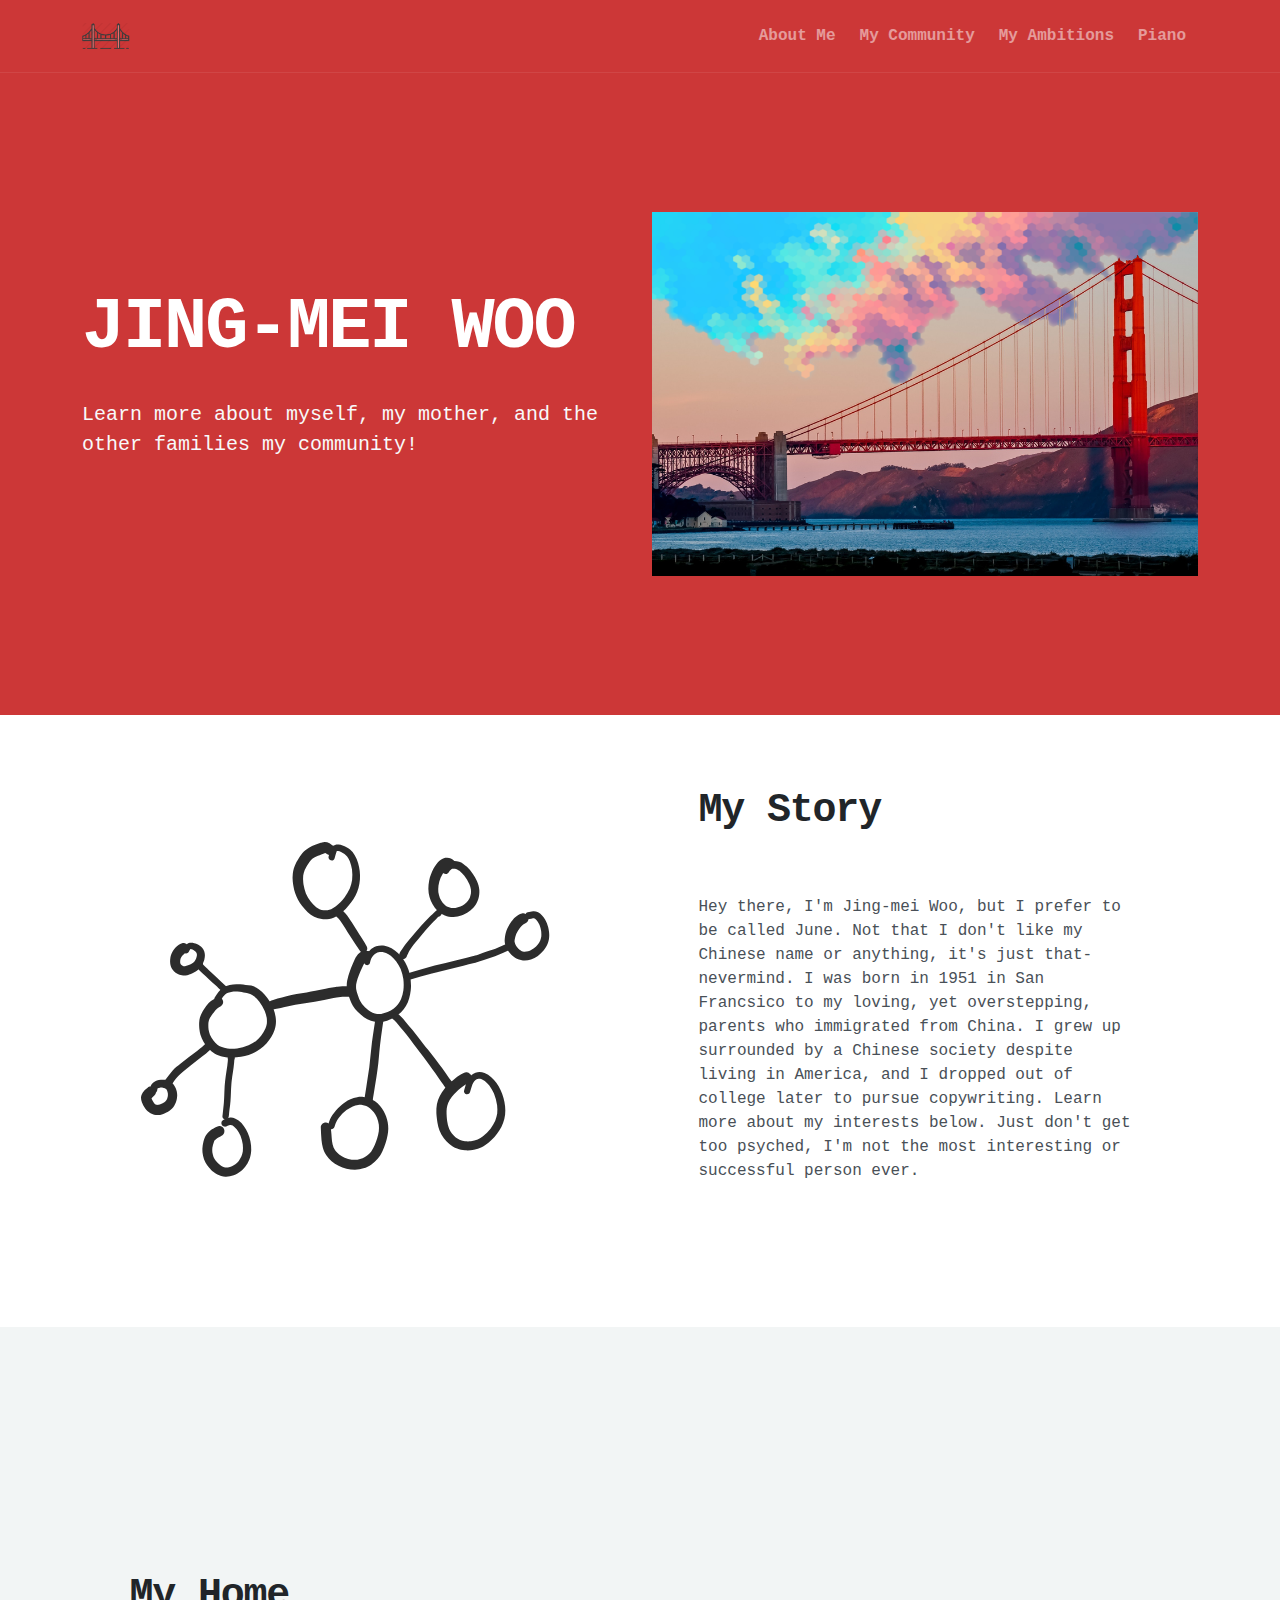
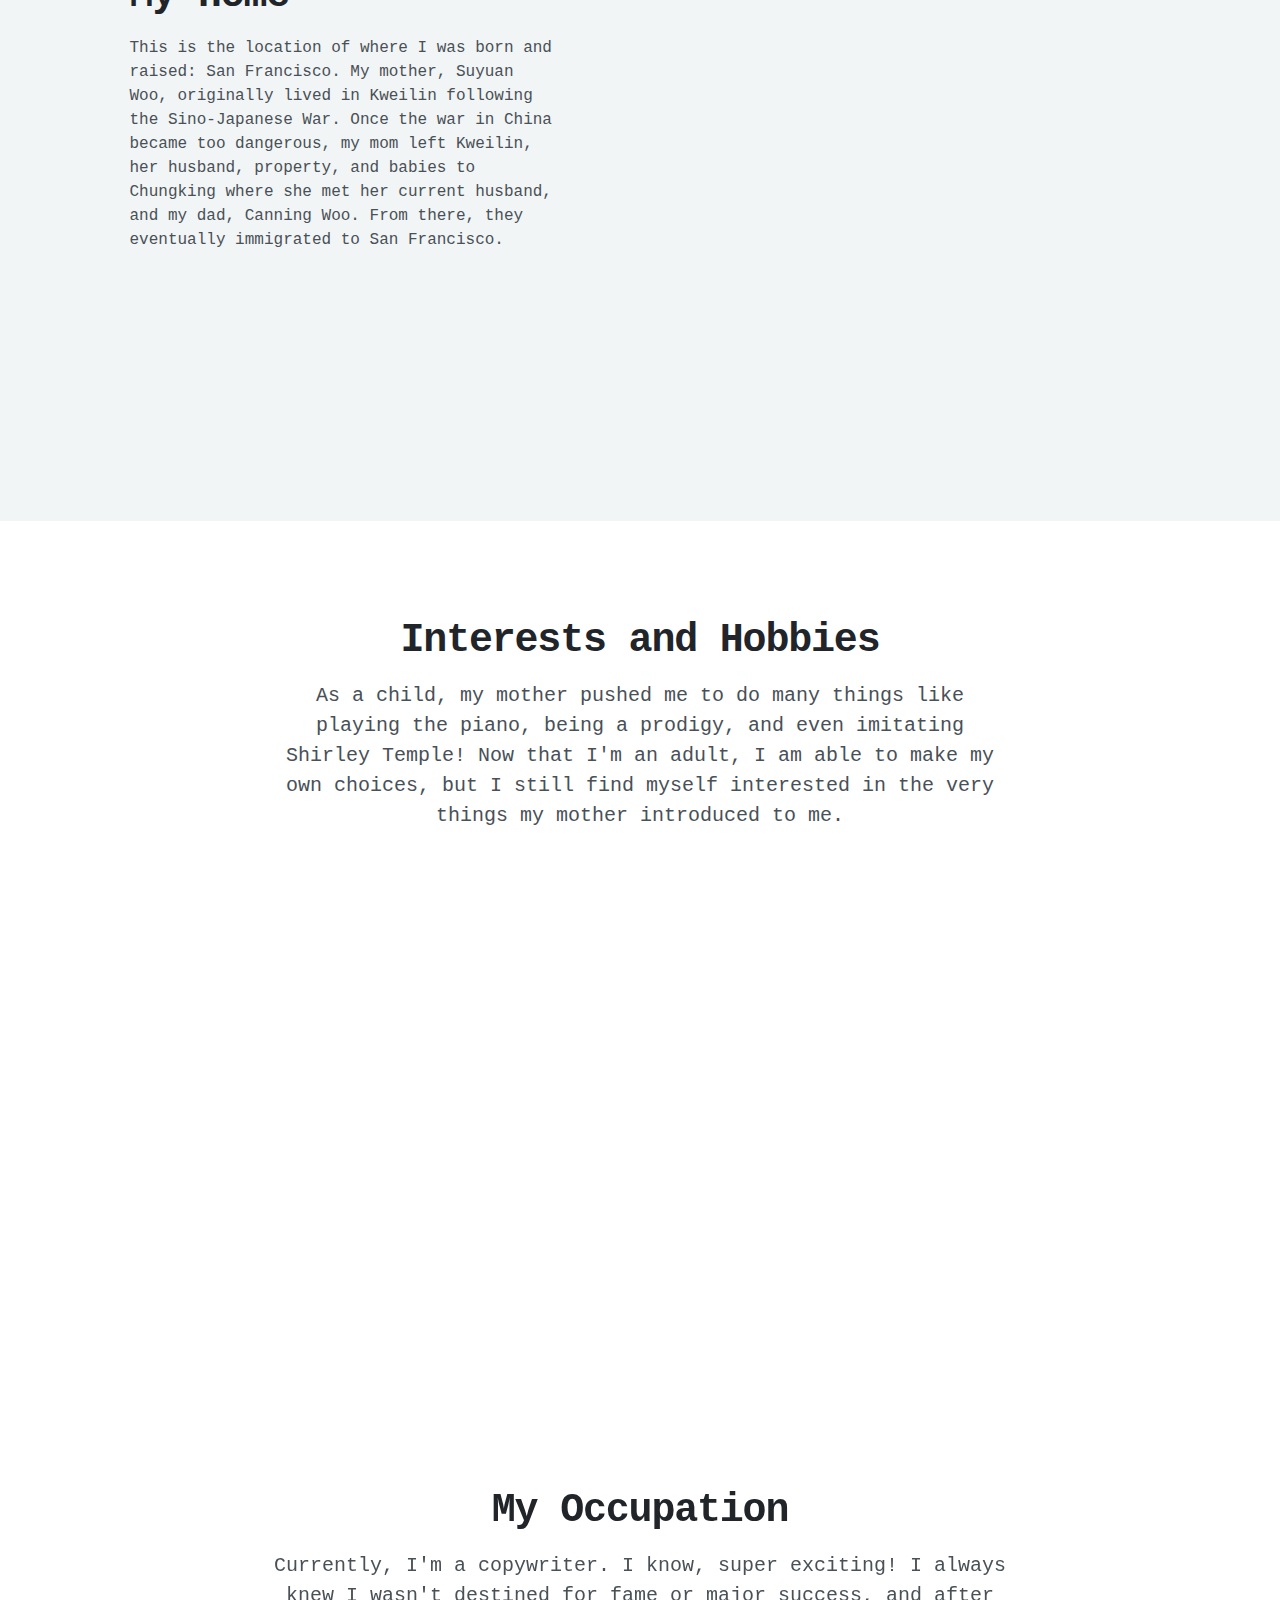
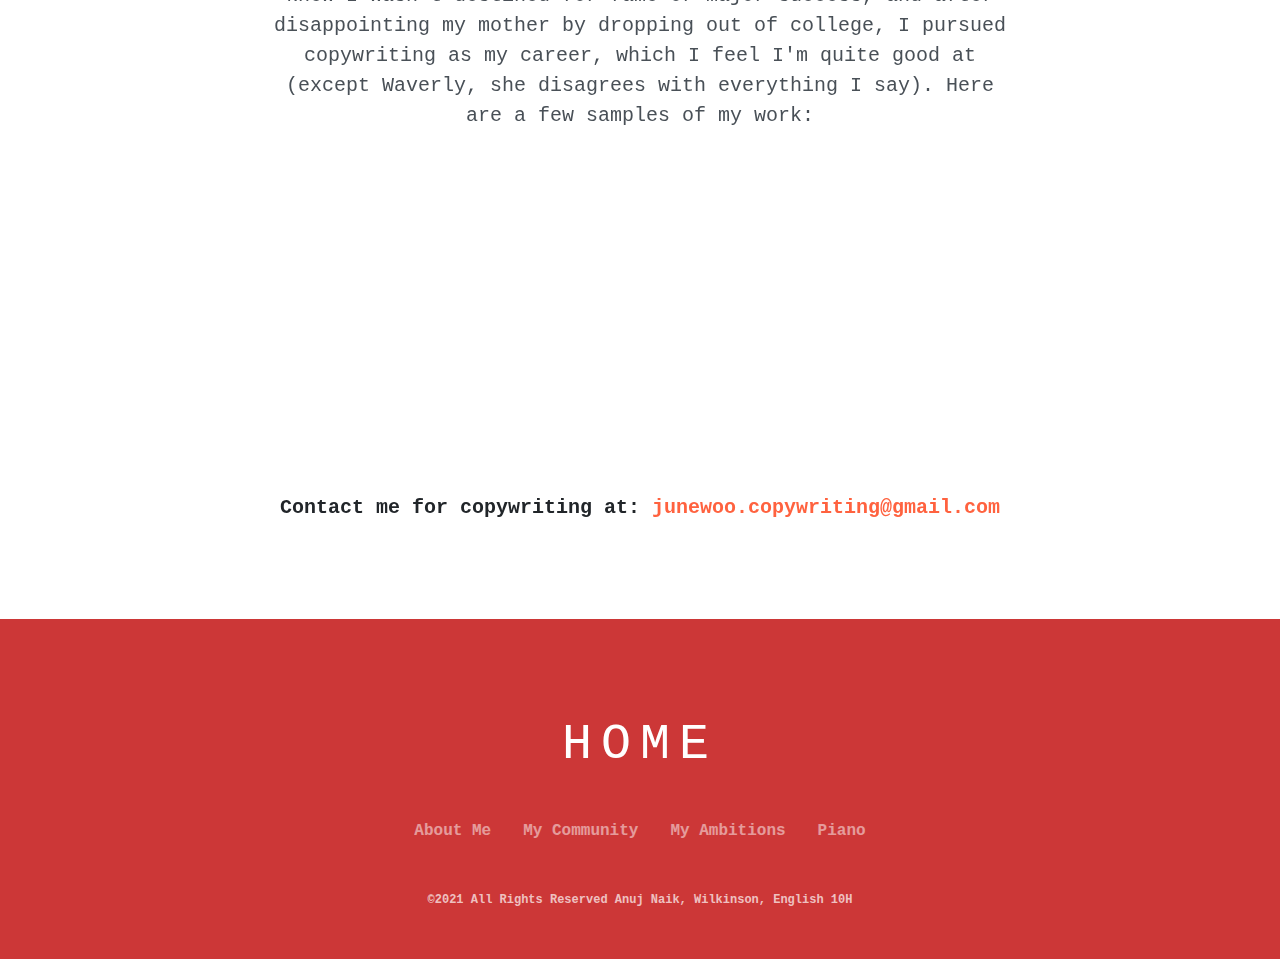
<file: English Website/pages/index.html>
<!doctype html>
<html lang="en">

  <head>
    <meta charset="utf-8">
    <title>The Joy Luck Club</title>
    <link rel = "icon" href = "assets/img/GoldenGateBridgeIcon.png" type = "image/x-icon">
    <meta name="viewport" content="width=device-width, initial-scale=1.0">
    <meta name="description" content="Anuj Naik IRP about The Joy Luck Club">
    <link href="assets/css/loaders/loader-typing.css" rel="stylesheet" type="text/css" media="all" />
    <link href="assets/css/theme-saas-trend.css" rel="stylesheet" type="text/css" media="all" />
    <link href="assets/css/custom.css" rel="stylesheet" type="text/css" media="all" />
    <link rel="preload" as="font" href="assets/fonts/Inter-UI-upright.var.woff2" type="font/woff2" crossorigin="anonymous">
    <link rel="preload" as="font" href="assets/fonts/Inter-UI.var.woff2" type="font/woff2" crossorigin="anonymous">
  </head>
  
  <body>
    <div class="loader">
      <div class="loading-animation"></div>
    </div>

    <div class="navbar-container bg-primary">
      <nav class="navbar navbar-expand-lg navbar-dark bg-primary" data-sticky="top">
        <div class="container">
          <a class="navbar-brand fade-page" href="index.html">
            <img src="assets/img/GoldenGateBridgeIcon.png" class="customIcon" alt="Leap"></img>
          </a>
          <button class="navbar-toggler" type="button" data-toggle="collapse" data-target=".navbar-collapse" aria-expanded="false" aria-label="Toggle navigation">
            <img class="icon navbar-toggler-open" src="assets/img/icons/interface/menu.svg" alt="menu interface icon" data-inject-svg />
            <img class="icon navbar-toggler-close" src="assets/img/icons/interface/cross.svg" alt="cross interface icon" data-inject-svg />
          </button>
          <div class="collapse navbar-collapse justify-content-end">
            <div class="py-2 py-lg-0">
              <ul class="navbar-nav">
                  <a href="index.html" class="nav-link" aria-expanded="false" aria-haspopup="true">About Me</a>
                  <a href="community.html" class="nav-link" data-toggle="dropdown-grid" aria-expanded="false" aria-haspopup="true">My Community</a>
                  <a href="ambitions.html" class="nav-link" aria-expanded="false" aria-haspopup="true">My Ambitions</a>
                  <a href="piano.html" class="nav-link" aria-expanded="false" aria-haspopup="true">Piano</a>
          </div>
        </div>
      </nav>
    </div>

    <section class="bg-primary text-light o-hidden">
      <div class="container">
        <div class="row align-items-center min-vh-50">
          <div class="col-lg-6 text-center text-lg-left mb-4 mb-lg-0">
            <h1 class="display-3">Jing-mei Woo</h1>
            <div class="my-4">
              <p class="lead">Learn more about myself, my mother, and the other families my community!
              </p>
            </div>
          </div>
          <div class="col-lg-6 text-center" data-aos="fade-left">
            <img src="assets/img/GoldenGateBridge.png" alt="Image" class="GoldenGate">
          </div>
        </div>
      </div>
    </section>

    <section class="pt-0">
      <div class="container">
        <div class="row justify-content-center text-center mb-6">
          <div class="col-xl-8 col-lg-9">
          </div>
        </div>
      <div class="container">
        <div class="row justify-content-around align-items-center">
          <div class="col-6 col-md-5 mb-4 mb-md-0">
            <img src="assets/img/saas-sketch-6.svg" alt="Image">
          </div>
          <div class="col-xl-5 col-md-6">
            <h3 class="h1">My Story</h3>
            <div class="mt-4 mb-3">
              <div class="pb-3 mb-3">
                <div class="collapse show" id="panel-3">
                  <div class="pt-3">
                    <p class="mb-0">
                      Hey there, I'm Jing-mei Woo, but I prefer to be called June. Not that I don't like my Chinese name or anything, it's just that- nevermind. I was born in 1951 in San Francsico to my loving, yet overstepping, parents who immigrated from China. I grew up surrounded by a Chinese society despite living in America, and I dropped out of college later to pursue copywriting. Learn more about my interests below. Just don't get too psyched, I'm not the most interesting or successful person ever.
                    </p>
                  </div>
                </div>
              </div>
            </div>
          </div>
        </div>
      </div>
    </section>

    <section class="bg-primary-2-alt o-hidden">
      <div class="container">
        <div class="row align-items-center justify-content-around">
          <div class="col-md-5 pr-xl-4 mb-4 mb-md-0">
            <h3 class="h1">My Home</h3>
            <div class="mb-3">This is the location of where I was born and raised: San Francisco. My mother, Suyuan Woo, originally lived in Kweilin following the Sino-Japanese War. Once the war in China became too dangerous, my mom left Kweilin, her husband, property, and babies to Chungking where she met her current husband, and my dad, Canning Woo. From there, they eventually immigrated to San Francisco.</div>
          </div>
          <div class="col-xl-5 col-md-6" data-aos="fade-left">
            <img src="assets/img/SFCity.jpeg" alt="Image" class="card-img-top rounded shadow-lg layer-1">
            <img src="assets/img/KweilinCity.jpeg" alt="Image" class="card-img-top rounded shadow-lg layer-1">
          </div>
        </div>
      </div>
    </section>

    <section>
      <div class="container">
        <div class="row justify-content-center text-center mb-6">
          <div class="col-xl-8 col-lg-9">
            <h3 class="h1">Interests and Hobbies</h3>
            <p class="lead">
              As a child, my mother pushed me to do many things like playing the piano, being a prodigy, and even imitating Shirley Temple! Now that I'm an adult, I am able to make my own choices, but I still find myself interested in the very things my mother introduced to me.
            </p>
          </div>
        </div>
        <div class="row"><div class="col-md-6 col-lg-3 d-flex" data-aos="fade-up" data-aos-delay="100">
            <a href="https://www.mahjong-game.com/" target="_blank" class="card card-icon-2 card-body justify-content-between hover-shadow-3d">
              <div class="icon-round mb-3 mb-md-4 icon bg-primary">
                <img class="icon bg-primary" src="assets/img/icons/theme/layout/layout-grid.svg" alt="icon" data-inject-svg />
              </div>
              <h5 class="mb-0">Mahjong</h5>
            </a>
          </div><div class="col-md-6 col-lg-3 d-flex" data-aos="fade-up" data-aos-delay="200">
            <a href="https://redhousespice.com/index/" target="_blank" class="card card-icon-2 card-body justify-content-between hover-shadow-3d bg-primary text-light">
              <div class="icon-round mb-3 mb-md-4 icon bg-white">
                <img class="icon bg-white" src="assets/img/icons/theme/cooking/bowl.svg" alt="icon" data-inject-svg />
              </div>
              <h5 class="mb-0">Chinese Cooking</h5>
            </a>
          </div>
          <div class="col-md-6 col-lg-3 d-flex" data-aos="fade-up" data-aos-delay="300">
            <a href="https://www.pianote.com/blog/how-to-play-piano/" target="_blank" class="card card-icon-2 card-body justify-content-between hover-shadow-3d bg-primary-2 text-light">
              <div class="icon-round mb-3 mb-md-4 icon bg-white">
                <img class="icon bg-white" src="assets/img/icons/theme/media/music-note.svg" alt="icon" data-inject-svg />
              </div>
              <h5 class="mb-0">Piano</h5>
            </a>
          </div>
          <div class="col-md-6 col-lg-3 d-flex" data-aos="fade-up" data-aos-delay="400">
            <a href="https://www.gutenberg.org/" target="_blank" class="card card-icon-2 card-body justify-content-between hover-shadow-3d bg-primary-3 text-light">
              <div class="icon-round mb-3 mb-md-4 icon bg-white">
                <img class="icon bg-white" src="assets/img/icons/theme/home/book-open.svg" alt="icon" data-inject-svg />
              </div>
              <h5 class="mb-0">Reading</h5>
            </a>
          </div>
        </div>
      </div>
    </section>

    <section>
      <div class="container">
        <div class="row justify-content-center text-center mb-6">
          <div class="col-xl-8 col-lg-9">
            <h3 class="h1">My Occupation</h3>
            <p class="lead">
              Currently, I'm a copywriter. I know, super exciting! I always knew I wasn't destined for fame or major success, and after disappointing my mother by dropping out of college, I pursued copywriting as my career, which I feel I'm quite good at (except Waverly, she disagrees with everything I say). Here are a few samples of my work:
            </p>
          </div>
        </div>
        <!-- justify-content: center; -->
        <div class="row text-center" style="flex-grow: 100; display: flex; justify-content: center; flex-direction: row">
          <div class="col-md-6 col-lg-3 mb-4 mb-lg-0" data-aos="fade-up" data-aos-delay="100" style="float: left;">
            <h5>Shoe Store</h5>
            <p class="px-xl-4">Three benefits, three needs, three reasons to buy.</p>
          </div>
          <div class="col-md-6 col-lg-3 mb-4 mb-lg-0" data-aos="fade-up" data-aos-delay="300">
            <h5>Tax Firm</h5>
            <p class="px-xl-4">Satisfaction guaranteed for today and tomorrow's tax needs.</p>
          </div>
          <div class="col-md-6 col-lg-3 mb-4 mb-lg-0" data-aos="fade-up" data-aos-delay="400" style="float: right;">
            <h5>Sports Warehouse</h5>
            <p class="px-xl-4">Don't wait, supplies are limited, so buy now!</p>
          </div>
        </div>
      </div>
    </section>

    <section class="pt-0 pb-4">
      <div class="container text-center">
        <div class="row mb-5">
          <div class="col">
            <h5>Contact me for copywriting at: <a href="mailto:junewoo.copywriting@gmail.com">junewoo.copywriting@gmail.com</a></h5>
          </div>
        </div>
      </div>
    </section>
    
    <footer class="pb-5 bg-primary text-light">
      <div class="container">
        <div class="row mb-4 justify-content-center">
          <div class="col-auto">
            <a href="index.html">
              <h1 style="color: white;">Home</h1>
            </a>
          </div>
        </div>
        <div class="row mb-4">
          <div class="col">
            <ul class="nav justify-content-center">
              <li class="nav-item"><a href="index.html" class="nav-link">About Me</a>
              </li>
              <li class="nav-item"><a href="community.html" class="nav-link">My Community</a>
              </li>
              <li class="nav-item"><a href="ambitions.html" class="nav-link">My Ambitions</a>
              </li>
              <li class="nav-item"><a href="piano.html" class="nav-link">Piano</a>
              </li>
            </ul>
          </div>
        </div>
        <div class="row justify-content-center text-center">
          <div class="col-xl-10">
            <small class="text-muted">&copy;2021 All Rights Reserved Anuj Naik, Wilkinson, English 10H</small>
          </div>
        </div>
      </div>
    </footer>

    <a href="#" class="btn back-to-top btn-primary btn-round" data-smooth-scroll data-aos="fade-up" data-aos-offset="2000" data-aos-mirror="true" data-aos-once="false">
      <img class="icon" src="assets/img/icons/theme/navigation/arrow-up.svg" alt="arrow-up icon" data-inject-svg />
    </a>
    <!-- Required vendor scripts (Do not remove) -->
    <script type="text/javascript" src="assets/js/jquery.min.js"></script>
    <script type="text/javascript" src="assets/js/popper.min.js"></script>
    <script type="text/javascript" src="assets/js/bootstrap.js"></script>

    <!-- Optional Vendor Scripts (Remove the plugin script here and comment initializer script out of index.js if site does not use that feature) -->

    <!-- AOS (Animate On Scroll - animates elements into view while scrolling down) -->
    <script type="text/javascript" src="assets/js/aos.js"></script>
    <!-- Clipboard (copies content from browser into OS clipboard) -->
    <script type="text/javascript" src="assets/js/clipboard.js"></script>
    <!-- Fancybox (handles image and video lightbox and galleries) -->
    <script type="text/javascript" src="assets/js/jquery.fancybox.min.js"></script>
    <!-- Flatpickr (calendar/date/time picker UI) -->
    <script type="text/javascript" src="assets/js/flatpickr.min.js"></script>
    <!-- Flickity (handles touch enabled carousels and sliders) -->
    <script type="text/javascript" src="assets/js/flickity.pkgd.min.js"></script>
    <!-- Ion rangeSlider (flexible and pretty range slider elements) -->
    <script type="text/javascript" src="assets/js/ion.rangeSlider.min.js"></script>
    <!-- Isotope (masonry layouts and filtering) -->
    <script type="text/javascript" src="assets/js/isotope.pkgd.min.js"></script>
    <!-- jarallax (parallax effect and video backgrounds) -->
    <script type="text/javascript" src="assets/js/jarallax.min.js"></script>
    <script type="text/javascript" src="assets/js/jarallax-video.min.js"></script>
    <script type="text/javascript" src="assets/js/jarallax-element.min.js"></script>
    <!-- jQuery Countdown (displays countdown text to a specified date) -->
    <script type="text/javascript" src="assets/js/jquery.countdown.min.js"></script>
    <!-- jQuery smartWizard facilitates steppable wizard content -->
    <script type="text/javascript" src="assets/js/jquery.smartWizard.min.js"></script>
    <!-- Plyr (unified player for Video, Audio, Vimeo and Youtube) -->
    <script type="text/javascript" src="assets/js/plyr.polyfilled.min.js"></script>
    <!-- Prism (displays formatted code boxes) -->
    <script type="text/javascript" src="assets/js/prism.js"></script>
    <!-- ScrollMonitor (manages events for elements scrolling in and out of view) -->
    <script type="text/javascript" src="assets/js/scrollMonitor.js"></script>
    <!-- Smooth scroll (animation to links in-page)-->
    <script type="text/javascript" src="assets/js/smooth-scroll.polyfills.min.js"></script>
    <!-- SVGInjector (replaces img tags with SVG code to allow easy inclusion of SVGs with the benefit of inheriting colors and styles)-->
    <script type="text/javascript" src="assets/js/svg-injector.umd.production.js"></script>
    <!-- TwitterFetcher (displays a feed of tweets from a specified account)-->
    <script type="text/javascript" src="assets/js/twitterFetcher_min.js"></script>
    <!-- Typed text (animated typing effect)-->
    <script type="text/javascript" src="assets/js/typed.min.js"></script>
    <!-- Required theme scripts (Do not remove) -->
    <script type="text/javascript" src="assets/js/theme.js"></script>
    <!-- Removes page load animation when window is finished loading -->
    <script type="text/javascript">
      window.addEventListener("load", function () {    document.querySelector('body').classList.add('loaded');  });
    </script>

  </body>

</html>
</file>
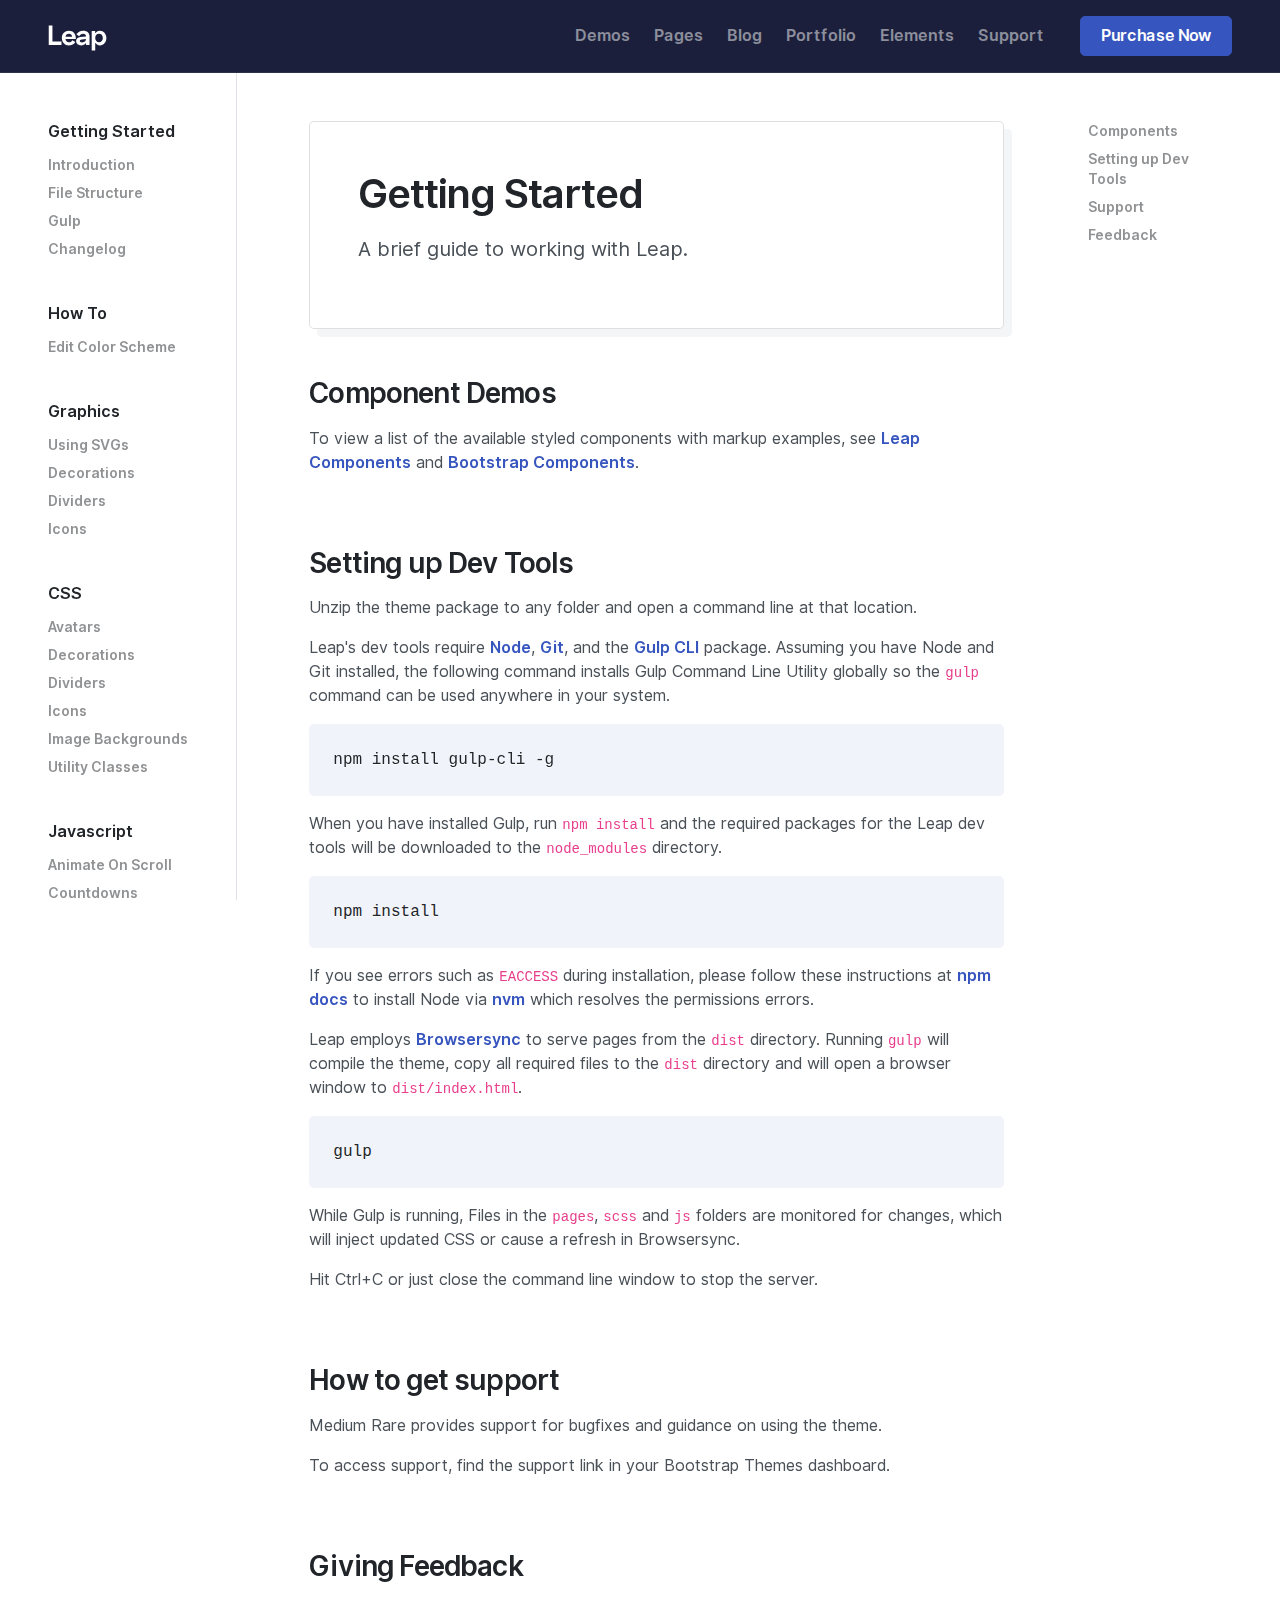
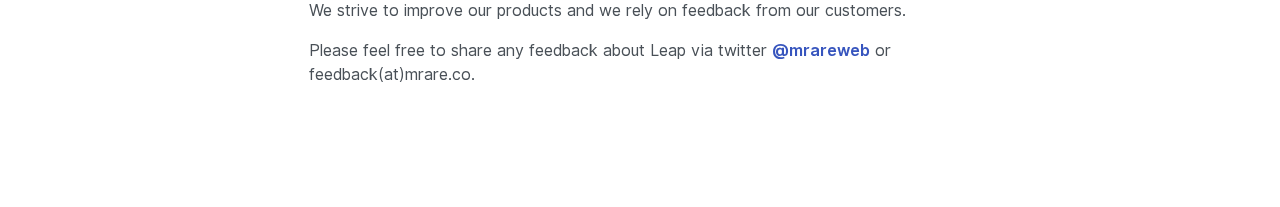
<file: English Website/pages/documentation/index.html>
<!doctype html>
<html lang="en">

  <head>
    <meta charset="utf-8">
    <title>Leap Bootstrap Theme and HTML Template</title>
    <meta name="viewport" content="width=device-width, initial-scale=1.0">
    <meta name="description" content="A corporate Bootstrap theme by Medium Rare">
    <link href="../assets/css/loaders/loader-typing.css" rel="stylesheet" type="text/css" media="all" />
    <link href="../assets/css/theme.css" rel="stylesheet" type="text/css" media="all" />
    <link rel="preload" as="font" href="../assets/fonts/Inter-UI-upright.var.woff2" type="font/woff2" crossorigin="anonymous">
    <link rel="preload" as="font" href="../assets/fonts/Inter-UI.var.woff2" type="font/woff2" crossorigin="anonymous">
  </head>

  <body data-smooth-scroll-offset="120">
    <div class="loader">
      <div class="loading-animation"></div>
    </div>

    <div class="navbar-container ">
      <nav class="navbar navbar-expand-lg navbar-dark bg-primary-3" data-sticky="top">
        <div class="container-fluid">
          <a class="navbar-brand fade-page" href="../index.html">
            <img src="../assets/img/logo-white.svg" alt="Leap">
          </a>
          <button class="navbar-toggler" type="button" data-toggle="collapse" data-target=".navbar-collapse" aria-expanded="false" aria-label="Toggle navigation">
            <img class="icon navbar-toggler-open" src="../assets/img/icons/interface/menu.svg" alt="menu interface icon" data-inject-svg />
            <img class="icon navbar-toggler-close" src="../assets/img/icons/interface/cross.svg" alt="cross interface icon" data-inject-svg />
          </button>
          <div class="collapse navbar-collapse justify-content-end">
            <div class="py-2 py-lg-0">
              <ul class="navbar-nav">
                <li class="nav-item dropdown">
                  <a href="#" class="nav-link dropdown-toggle" data-toggle="dropdown-grid" aria-expanded="false" aria-haspopup="true">Demos</a>
                  <div class="dropdown-menu row">
                    <div class="col-auto" data-dropdown-content>
                      <div class="dropdown-grid-menu"><a href="../home-course.html" class="dropdown-item fade-page">Course</a><a href="../home-coworking.html" class="dropdown-item fade-page">Coworking<span class="badge badge-primary ml-2">New</span></a><a href="../home-cryptocurrency.html"
                        class="dropdown-item fade-page">Cryptocurrency</a><a href="../home-desktop-app.html" class="dropdown-item fade-page">Desktop App</a><a href="../home-event.html" class="dropdown-item fade-page">Event</a><a href="../home-mobile-app.html"
                        class="dropdown-item fade-page">Mobile App</a><a href="../home-portfolio.html" class="dropdown-item fade-page">Portfolio</a><a href="../home-saas.html" class="dropdown-item fade-page">SaaS</a><a href="../home-saas-trend.html" class="dropdown-item fade-page">SaaS - Trend</a>
                        <a
                        href="../home-software-library.html" class="dropdown-item fade-page">Software Library</a>
                      </div>
                    </div>
                  </div>
                </li>
                <li class="nav-item dropdown">
                  <a href="#" class="nav-link dropdown-toggle" data-toggle="dropdown-grid" aria-expanded="false" aria-haspopup="true">Pages</a>
                  <div class="dropdown-menu row">
                    <div class="col-auto" data-dropdown-content>
                      <div class="dropdown-grid-menu"><a href="../about-company.html" class="dropdown-item fade-page">About Company</a>
                        <div class="dropdown">
                          <a href="#" class="dropdown-item dropdown-toggle" data-toggle="dropdown-grid" aria-expanded="false" aria-haspopup="true">
                            <span>Careers</span>
                            <img class="icon bg-dark opacity-20" src="../assets/img/icons/interface/arrow-caret.svg" alt="arrow-caret interface icon" data-inject-svg />
                          </a>
                          <div class="dropdown-menu row">
                            <div class="col-auto" data-dropdown-content>
                              <div class="dropdown-grid-menu"><a href="../careers.html" class="dropdown-item fade-page">Careers</a><a href="../career-single.html" class="dropdown-item fade-page">Career Single</a>
                              </div>
                            </div>
                          </div>
                        </div>
                        <div class="dropdown">
                          <a href="#" class="dropdown-item dropdown-toggle" data-toggle="dropdown-grid" aria-expanded="false" aria-haspopup="true">
                            <span>Contact</span>
                            <img class="icon bg-dark opacity-20" src="../assets/img/icons/interface/arrow-caret.svg" alt="arrow-caret interface icon" data-inject-svg />
                          </a>
                          <div class="dropdown-menu row">
                            <div class="col-auto" data-dropdown-content>
                              <div class="dropdown-grid-menu"><a href="../contact.html" class="dropdown-item fade-page">Contact</a><a href="../contact-multiple-locations.html" class="dropdown-item fade-page">Contact - Multiple Locations</a>
                              </div>
                            </div>
                          </div>
                        </div>
                        <div class="dropdown">
                          <a href="#" class="dropdown-item dropdown-toggle" data-toggle="dropdown-grid" aria-expanded="false" aria-haspopup="true">
                            <span>Customers</span>
                            <img class="icon bg-dark opacity-20" src="../assets/img/icons/interface/arrow-caret.svg" alt="arrow-caret interface icon" data-inject-svg />
                          </a>
                          <div class="dropdown-menu row">
                            <div class="col-auto" data-dropdown-content>
                              <div class="dropdown-grid-menu"><a href="../customer-stories.html" class="dropdown-item fade-page">Customer Stories</a><a href="../customer-story.html" class="dropdown-item fade-page">Customer Story</a>
                              </div>
                            </div>
                          </div>
                        </div>
                        <div class="dropdown">
                          <a href="#" class="dropdown-item dropdown-toggle" data-toggle="dropdown-grid" aria-expanded="false" aria-haspopup="true">
                            <span>Knowledgebase</span>
                            <img class="icon bg-dark opacity-20" src="../assets/img/icons/interface/arrow-caret.svg" alt="arrow-caret interface icon" data-inject-svg />
                          </a>
                          <div class="dropdown-menu row">
                            <div class="col-auto" data-dropdown-content>
                              <div class="dropdown-grid-menu"><a href="../knowledgebase.html" class="dropdown-item fade-page">Knowledgebase</a><a href="../knowledgebase-category.html" class="dropdown-item fade-page">Knowledgebase Category</a><a href="../knowledgebase-article.html" class="dropdown-item fade-page">Knowledgebase Article</a>
                              </div>
                            </div>
                          </div>
                        </div>
                        <div class="dropdown">
                          <a href="#" class="dropdown-item dropdown-toggle" data-toggle="dropdown-grid" aria-expanded="false" aria-haspopup="true">
                            <span>Pricing</span>
                            <img class="icon bg-dark opacity-20" src="../assets/img/icons/interface/arrow-caret.svg" alt="arrow-caret interface icon" data-inject-svg />
                          </a>
                          <div class="dropdown-menu row">
                            <div class="col-auto" data-dropdown-content>
                              <div class="dropdown-grid-menu"><a href="../pricing-plans.html" class="dropdown-item fade-page">Pricing Plans</a><a href="../pricing-plans-table.html" class="dropdown-item fade-page">Pricing Plans Table</a><a href="../pricing-slider.html" class="dropdown-item fade-page">Pricing Slider</a>
                              </div>
                            </div>
                          </div>
                        </div>
                        <div class="dropdown">
                          <a href="#" class="dropdown-item dropdown-toggle" data-toggle="dropdown-grid" aria-expanded="false" aria-haspopup="true">
                            <span>Utility</span>
                            <img class="icon bg-dark opacity-20" src="../assets/img/icons/interface/arrow-caret.svg" alt="arrow-caret interface icon" data-inject-svg />
                          </a>
                          <div class="dropdown-menu row">
                            <div class="col-auto" data-dropdown-content>
                              <div class="dropdown-grid-menu"><a href="../404.html" class="dropdown-item fade-page">404</a><a href="../utility-coming-soon-subscribe.html" class="dropdown-item fade-page">Coming Soon - Subscribe</a><a href="../utility-coming-soon.html" class="dropdown-item fade-page">Coming Soon</a>
                                <a
                                href="../utility-confirmation-download.html" class="dropdown-item fade-page">Confirmation - Download</a><a href="../utility-confirmation-subscription.html" class="dropdown-item fade-page">Confirmation - Subscription</a><a href="../utility-legal.html" class="dropdown-item fade-page">Legal</a>
                              </div>
                            </div>
                          </div>
                        </div>
                        <div class="dropdown">
                          <a href="#" class="dropdown-item dropdown-toggle" data-toggle="dropdown-grid" aria-expanded="false" aria-haspopup="true">
                            <span>Account</span>
                            <img class="icon bg-dark opacity-20" src="../assets/img/icons/interface/arrow-caret.svg" alt="arrow-caret interface icon" data-inject-svg />
                          </a>
                          <div class="dropdown-menu row">
                            <div class="col-auto" data-dropdown-content>
                              <div class="dropdown-grid-menu"><a href="../account-onboarding.html" class="dropdown-item fade-page">Onboarding</a><a href="../account-sign-in.html" class="dropdown-item fade-page">Sign In</a><a href="../account-sign-up.html" class="dropdown-item fade-page">Sign Up</a>
                                <a
                                href="../account-sign-up-image.html" class="dropdown-item fade-page">Sign Up Image</a><a href="../account-forgot-password.html" class="dropdown-item fade-page">Forgot Password</a>
                              </div>
                            </div>
                          </div>
                        </div>
                      </div>
                    </div>
                  </div>
                </li>
                <li class="nav-item dropdown">
                  <a href="#" class="nav-link dropdown-toggle" data-toggle="dropdown-grid" aria-expanded="false" aria-haspopup="true">Blog</a>
                  <div class="dropdown-menu row">
                    <div class="col-auto" data-dropdown-content>
                      <div class="dropdown-grid-menu">
                        <div class="dropdown">
                          <a href="#" class="dropdown-item dropdown-toggle" data-toggle="dropdown-grid" aria-expanded="false" aria-haspopup="true">
                            <span>Blog Layouts</span>
                            <img class="icon bg-dark opacity-20" src="../assets/img/icons/interface/arrow-caret.svg" alt="arrow-caret interface icon" data-inject-svg />
                          </a>
                          <div class="dropdown-menu row">
                            <div class="col-auto" data-dropdown-content>
                              <div class="dropdown-grid-menu"><a href="../blog-cards.html" class="dropdown-item fade-page">Blog Cards</a><a href="../blog-masonry.html" class="dropdown-item fade-page">Blog Masonry</a><a href="../blog-sidebar.html" class="dropdown-item fade-page">Blog Sidebar</a>
                                <a
                                href="../blog-magazine.html" class="dropdown-item fade-page">Blog Magazine</a>
                              </div>
                            </div>
                          </div>
                        </div>
                        <div class="dropdown">
                          <a href="#" class="dropdown-item dropdown-toggle" data-toggle="dropdown-grid" aria-expanded="false" aria-haspopup="true">
                            <span>Article Layouts</span>
                            <img class="icon bg-dark opacity-20" src="../assets/img/icons/interface/arrow-caret.svg" alt="arrow-caret interface icon" data-inject-svg />
                          </a>
                          <div class="dropdown-menu row">
                            <div class="col-auto" data-dropdown-content>
                              <div class="dropdown-grid-menu"><a href="../blog-article.html" class="dropdown-item fade-page">Article Basic</a><a href="../blog-article-video.html" class="dropdown-item fade-page">Article Video</a><a href="../blog-article-image-header.html" class="dropdown-item fade-page">Article Image Header</a>
                                <a
                                href="../blog-article-image-header-parallax.html" class="dropdown-item fade-page">Article Image Parallax</a>
                              </div>
                            </div>
                          </div>
                        </div>
                      </div>
                    </div>
                  </div>
                </li>
                <li class="nav-item dropdown">
                  <a href="#" class="nav-link dropdown-toggle" data-toggle="dropdown-grid" aria-expanded="false" aria-haspopup="true">Portfolio</a>
                  <div class="dropdown-menu row">
                    <div class="col-auto" data-dropdown-content>
                      <div class="dropdown-grid-menu">
                        <div class="dropdown">
                          <a href="#" class="dropdown-item dropdown-toggle" data-toggle="dropdown-grid" aria-expanded="false" aria-haspopup="true">
                            <span>Grid Layouts</span>
                            <img class="icon bg-dark opacity-20" src="../assets/img/icons/interface/arrow-caret.svg" alt="arrow-caret interface icon" data-inject-svg />
                          </a>
                          <div class="dropdown-menu row">
                            <div class="col-auto" data-dropdown-content>
                              <div class="dropdown-grid-menu"><a href="../portfolio-2-columns.html" class="dropdown-item fade-page">2 Columns</a><a href="../portfolio-3-columns.html" class="dropdown-item fade-page">3 Columns</a><a href="../portfolio-4-columns.html" class="dropdown-item fade-page">4 Columns</a>
                              </div>
                            </div>
                          </div>
                        </div>
                        <div class="dropdown">
                          <a href="#" class="dropdown-item dropdown-toggle" data-toggle="dropdown-grid" aria-expanded="false" aria-haspopup="true">
                            <span>Project Layouts</span>
                            <img class="icon bg-dark opacity-20" src="../assets/img/icons/interface/arrow-caret.svg" alt="arrow-caret interface icon" data-inject-svg />
                          </a>
                          <div class="dropdown-menu row">
                            <div class="col-auto" data-dropdown-content>
                              <div class="dropdown-grid-menu"><a href="../portfolio-case-study.html" class="dropdown-item fade-page">Case Study</a><a href="../portfolio-single-sidebar.html" class="dropdown-item fade-page">Sidebar</a><a href="../portfolio-single-slider.html" class="dropdown-item fade-page">Slider</a>
                                <a
                                href="../portfolio-single-parallax.html" class="dropdown-item fade-page">Parallax</a>
                              </div>
                            </div>
                          </div>
                        </div>
                      </div>
                    </div>
                  </div>
                </li>
                <li class="nav-item dropdown">
                  <a href="#" class="nav-link dropdown-toggle" data-toggle="dropdown-grid" aria-expanded="false" aria-haspopup="true">Elements</a>
                  <div class="dropdown-menu bg-primary-3 text-light border-bottom">
                    <div class="container py-4" data-dropdown-content>
                      <div class="row">
                        <div class="col-lg col-md-4 mb-3 mb-lg-0">
                          <h5>Base</h5>
                          <div><a class="dropdown-item fade-page" href="../elements-grid.html">Grid</a><a class="dropdown-item fade-page" href="../elements-forms.html">Forms</a><a class="dropdown-item fade-page" href="../elements-tables.html">Tables</a>
                            <a
                            class="dropdown-item fade-page" href="../elements-typography.html">Typography</a>
                          </div>
                        </div>
                        <div class="col-lg col-md-4 mb-3 mb-lg-0">
                          <h5>General</h5>
                          <div><a class="dropdown-item fade-page" href="../elements-alerts.html">Alerts</a><a class="dropdown-item fade-page" href="../elements-avatars.html">Avatars</a><a class="dropdown-item fade-page" href="../elements-badges.html">Badges</a>
                            <a
                            class="dropdown-item fade-page" href="../elements-breadcrumbs.html">Breadcrumbs</a><a class="dropdown-item fade-page" href="../elements-buttons.html">Buttons</a><a class="dropdown-item fade-page" href="../elements-cards.html">Cards</a><a class="dropdown-item fade-page" href="../elements-dropdowns-bootstrap.html">Dropdowns Bootstrap</a>
                              <a
                              class="dropdown-item fade-page" href="../elements-dropdowns-grid.html">Dropdowns Grid</a><a class="dropdown-item fade-page" href="../elements-footers.html">Footers</a><a class="dropdown-item fade-page" href="../elements-navbars.html">Navigation</a><a class="dropdown-item fade-page" href="../elements-tooltips.html">Tooltips</a>
                                <a
                                class="dropdown-item fade-page" href="../elements-toasts.html">Toasts</a><a class="dropdown-item fade-page" href="../elements-widgets.html">Widgets</a>
                          </div>
                        </div>
                        <div class="col-lg col-md-4 mb-3 mb-lg-0">
                          <h5>Graphic</h5>
                          <div><a class="dropdown-item fade-page" href="../elements-decorations.html">Decorations</a><a class="dropdown-item fade-page" href="../elements-dividers.html">Dividers</a><a class="dropdown-item fade-page" href="../elements-icons.html">Icons</a>
                            <a
                            class="dropdown-item fade-page" href="../elements-icons-reference.html">Icons Reference</a><a class="dropdown-item fade-page" href="../elements-processes.html">Processes</a><a class="dropdown-item fade-page" href="../elements-progress.html">Progress</a><a class="dropdown-item fade-page" href="../elements-pricing.html">Pricing</a>
                          </div>
                        </div>
                        <div class="col-lg col-md-4 mb-3 mb-lg-0">
                          <h5>Media</h5>
                          <div><a class="dropdown-item fade-page" href="../elements-fancybox.html">Fancybox</a><a class="dropdown-item fade-page" href="../elements-isotope.html">Isotope</a><a class="dropdown-item fade-page" href="../elements-maps.html">Maps</a>
                            <a
                            class="dropdown-item fade-page" href="../elements-flickity.html">Slider Flickity</a><a class="dropdown-item fade-page" href="../elements-twitter.html">Twitter Feeds</a><a class="dropdown-item fade-page" href="../elements-video-players.html">Video Players</a><a class="dropdown-item fade-page"
                              href="../elements-video-backgrounds.html">Video Backgrounds</a>
                          </div>
                        </div>
                        <div class="col-lg col-md-4 mb-3 mb-lg-0">
                          <h5>Interactive</h5>
                          <div><a class="dropdown-item fade-page" href="../elements-animations.html">Animations</a><a class="dropdown-item fade-page" href="../elements-accordions.html">Accordion</a><a class="dropdown-item fade-page" href="../elements-counters.html">Counters</a>
                            <a
                            class="dropdown-item fade-page" href="../elements-countdown.html">Countdown</a><a class="dropdown-item fade-page" href="../elements-date-picker.html">Date Picker</a><a class="dropdown-item fade-page" href="../elements-modals.html">Modals</a><a class="dropdown-item fade-page" href="../elements-navs.html">Tabs (Nav)</a>
                              <a
                              class="dropdown-item fade-page" href="../elements-typed-text.html">Typed Text</a><a class="dropdown-item fade-page" href="../elements-parallax.html">Parallax</a><a class="dropdown-item fade-page" href="../elements-popovers.html">Popovers</a><a class="dropdown-item fade-page" href="../elements-wizards.html">Wizards</a>
                          </div>
                        </div>
                      </div>
                    </div>
                  </div>
                </li>
                <li class="nav-item dropdown">
                  <a href="#" class="nav-link dropdown-toggle" data-toggle="dropdown-grid" aria-expanded="false" aria-haspopup="true">Support</a>
                  <div class="dropdown-menu row">
                    <div class="col-auto px-0" data-dropdown-content>
                      <div class="bg-white rounded border shadow-lg o-hidden">
                        <div class="p-3">
                          <h6 class="mb-0">Product Support</h6>
                        </div>
                        <div class="list-group list-group-flush">
                          <a href="../documentation/index.html" target="_blank" class="list-group-item list-group-item-action d-flex align-items-center p-3">
                            <img class="icon icon-md" src="../assets/img/icons/theme/files/selected-file.svg" alt="selected-file icon" data-inject-svg />
                            <div class="text-body ml-3">
                              <span>Documentation</span>
                              <div class="text-small text-muted">Get all the information you need</div>
                            </div>
                          </a>
                          <a href="https://themes.zendesk.com/hc/en-us/articles/360000006291-How-do-I-get-help-with-the-theme-I-purchased-" target="_blank" class="list-group-item list-group-item-action d-flex align-items-center p-3">
                            <img class="icon icon-md" src="../assets/img/icons/theme/communication/chat-4.svg" alt="chat-4 icon" data-inject-svg />
                            <div class="text-body ml-3">
                              <span>Looking for answers?</span>
                              <div class="text-small text-muted">Get support</div>
                            </div>
                          </a>
                        </div>
                      </div>
                    </div>
                  </div>
                </li>
              </ul>
            </div><a href="#" class="btn btn-primary ml-lg-3">Purchase Now</a>

          </div>
        </div>
      </nav>
    </div>

    <button class="btn btn-lg btn-primary btn-block rounded-0 d-md-none" type="button" data-toggle="collapse" data-target="#docs-index" aria-expanded="false" aria-controls="docs-index">
      <img class="icon" src="../assets/img/icons/interface/menu.svg" alt="menu interface icon" data-inject-svg />
      <span>Toggle Docs Index</span>
    </button>
    <section class="container-fluid py-0">
      <div class="row">
        <div class="col-12 col-md-3 col-lg-2 border-right pt-3 pt-md-5 docs-sidebar">
          <div id="docs-index" class="collapse">

            <div class="mb-3 mb-md-4">
              <h6 class="mb-2">Getting Started</h6>
              <ul class="nav flex-column">

                <li class="nav-item">
                  <a href="index.html" class="nav-link text-small">Introduction </a>

                </li>

                <li class="nav-item">
                  <a href="file-structure.html" class="nav-link text-small">File Structure </a>

                </li>

                <li class="nav-item">
                  <a href="gulp.html" class="nav-link text-small">Gulp </a>

                </li>

                <li class="nav-item">
                  <a href="changelog.html" class="nav-link text-small">Changelog </a>

                </li>

              </ul>
            </div>

            <div class="mb-3 mb-md-4">
              <h6 class="mb-2">How To</h6>
              <ul class="nav flex-column">

                <li class="nav-item">
                  <a href="how-to-edit-color-scheme.html" class="nav-link text-small">Edit Color Scheme </a>

                </li>

              </ul>
            </div>

            <div class="mb-3 mb-md-4">
              <h6 class="mb-2">Graphics</h6>
              <ul class="nav flex-column">

                <li class="nav-item">
                  <a href="graphics-svg.html" class="nav-link text-small">Using SVGs </a>

                </li>

                <li class="nav-item">
                  <a href="graphics-decorations.html" class="nav-link text-small">Decorations </a>

                </li>

                <li class="nav-item">
                  <a href="graphics-dividers.html" class="nav-link text-small">Dividers </a>

                </li>

                <li class="nav-item">
                  <a href="graphics-icons.html" class="nav-link text-small">Icons </a>

                </li>

              </ul>
            </div>

            <div class="mb-3 mb-md-4">
              <h6 class="mb-2">CSS</h6>
              <ul class="nav flex-column">

                <li class="nav-item">
                  <a href="css-avatars.html" class="nav-link text-small">Avatars </a>

                </li>

                <li class="nav-item">
                  <a href="css-decorations.html" class="nav-link text-small">Decorations </a>

                </li>

                <li class="nav-item">
                  <a href="css-dividers.html" class="nav-link text-small">Dividers </a>

                </li>

                <li class="nav-item">
                  <a href="css-icons.html" class="nav-link text-small">Icons </a>

                </li>

                <li class="nav-item">
                  <a href="css-image-backgrounds.html" class="nav-link text-small">Image Backgrounds </a>

                </li>

                <li class="nav-item">
                  <a href="css-utility-classes.html" class="nav-link text-small">Utility Classes </a>

                </li>

              </ul>
            </div>

            <div class="mb-3 mb-md-4">
              <h6 class="mb-2">Javascript</h6>
              <ul class="nav flex-column">

                <li class="nav-item">
                  <a href="js-aos.html" class="nav-link text-small">Animate On Scroll </a>

                </li>

                <li class="nav-item">
                  <a href="js-countdown.html" class="nav-link text-small">Countdowns </a>

                </li>

                <li class="nav-item">
                  <a href="js-countup.html" class="nav-link text-small">Counters </a>

                </li>

                <li class="nav-item">
                  <a href="js-prism.html" class="nav-link text-small">Code Highlighting </a>

                </li>

                <li class="nav-item">
                  <a href="js-dropdown-grid.html" class="nav-link text-small">Dropdowns (Grid) </a>

                </li>

                <li class="nav-item">
                  <a href="js-fancybox.html" class="nav-link text-small">Fancybox (Lightbox) </a>

                </li>

                <li class="nav-item">
                  <a href="js-flatpickr.html" class="nav-link text-small">Flatpickr </a>

                </li>

                <li class="nav-item">
                  <a href="js-flickity.html" class="nav-link text-small">Flickity (Slider) </a>

                </li>

                <li class="nav-item">
                  <a href="#forms-collapse" class="nav-link text-small" data-toggle="collapse" role="button" aria-expanded="false" aria-controls="forms-collapse">Forms <img class="bg-dark icon" src="../assets/img/icons/interface/arrow-caret.svg" alt="arrow-caret interface icon" data-inject-svg /></a>

                  <ul class="nav flex-column collapse pl-3" id="forms-collapse">

                    <li class="nav-item">
                      <a href="js-form-email.html" class="nav-link text-small">Client Side</a>
                    </li>

                    <li class="nav-item">
                      <a href="js-form-swiftmailer.html" class="nav-link text-small">Send to Email</a>
                    </li>

                    <li class="nav-item">
                      <a href="js-form-mailchimp.html" class="nav-link text-small">Send to MailChimp</a>
                    </li>

                    <li class="nav-item">
                      <a href="js-recaptcha-v2.html" class="nav-link text-small">reCAPTCHA</a>
                    </li>

                  </ul>

                </li>

                <li class="nav-item">
                  <a href="js-maps.html" class="nav-link text-small">Google Maps </a>

                </li>

                <li class="nav-item">
                  <a href="js-isotope.html" class="nav-link text-small">Isotope (Masonry Layout) </a>

                </li>

                <li class="nav-item">
                  <a href="#navs-bars-collapse" class="nav-link text-small" data-toggle="collapse" role="button" aria-expanded="false" aria-controls="navs-bars-collapse">Navs Bars <img class="bg-dark icon" src="../assets/img/icons/interface/arrow-caret.svg" alt="arrow-caret interface icon" data-inject-svg /></a>

                  <ul class="nav flex-column collapse pl-3" id="navs-bars-collapse">

                    <li class="nav-item">
                      <a href="js-overlay-nav.html" class="nav-link text-small">Overlay</a>
                    </li>

                    <li class="nav-item">
                      <a href="js-sticky.html" class="nav-link text-small">Sticky</a>
                    </li>

                  </ul>

                </li>

                <li class="nav-item">
                  <a href="js-jarallax.html" class="nav-link text-small">Parallax </a>

                </li>

                <li class="nav-item">
                  <a href="js-loading-animations.html" class="nav-link text-small">Page Load Animations </a>

                </li>

                <li class="nav-item">
                  <a href="js-fade-page.html" class="nav-link text-small">Page Transitions </a>

                </li>

                <li class="nav-item">
                  <a href="js-ion-rangeslider.html" class="nav-link text-small">Range Sliders </a>

                </li>

                <li class="nav-item">
                  <a href="js-reading-position.html" class="nav-link text-small">Scroll Progress Bar </a>

                </li>

                <li class="nav-item">
                  <a href="js-smooth-scroll.html" class="nav-link text-small">Smooth Scroll </a>

                </li>

                <li class="nav-item">
                  <a href="js-svg-injector.html" class="nav-link text-small">SVGInjector </a>

                </li>

                <li class="nav-item">
                  <a href="js-twitter-fetcher.html" class="nav-link text-small">Twitter Feeds </a>

                </li>

                <li class="nav-item">
                  <a href="js-typed-text.html" class="nav-link text-small">Typed Text </a>

                </li>

                <li class="nav-item">
                  <a href="js-plyr.html" class="nav-link text-small">Video Players </a>

                </li>

                <li class="nav-item">
                  <a href="js-wizard.html" class="nav-link text-small">Wizards </a>

                </li>

              </ul>
            </div>

            <div class="mb-3 mb-md-4">
              <h6 class="mb-2">PHP</h6>
              <ul class="nav flex-column">

                <li class="nav-item">
                  <a href="php-mailchimp.html" class="nav-link text-small">Mailchimp Form Handler </a>

                </li>

                <li class="nav-item">
                  <a href="php-swiftmailer.html" class="nav-link text-small">Email Form Handler </a>

                </li>

              </ul>
            </div>

            <div class="mb-3 mb-md-4">
              <h6 class="mb-2">Bootstrap</h6>
              <ul class="nav flex-column">

                <li class="nav-item">
                  <a href="http://getbootstrap.com/docs/4.3/components/alerts/" class="nav-link text-small" target="_blank">Alerts </a>

                </li>

                <li class="nav-item">
                  <a href="http://getbootstrap.com/docs/4.3/components/badge/" class="nav-link text-small" target="_blank">Badges </a>

                </li>

                <li class="nav-item">
                  <a href="http://getbootstrap.com/docs/4.3/components/breadcrumb/" class="nav-link text-small" target="_blank">Breadcrumbs </a>

                </li>

                <li class="nav-item">
                  <a href="http://getbootstrap.com/docs/4.3/components/buttons/" class="nav-link text-small" target="_blank">Buttons </a>

                </li>

                <li class="nav-item">
                  <a href="http://getbootstrap.com/docs/4.3/components/card/" class="nav-link text-small" target="_blank">Cards </a>

                </li>

                <li class="nav-item">
                  <a href="http://getbootstrap.com/docs/4.3/components/dropdowns/" class="nav-link text-small" target="_blank">Dropdowns </a>

                </li>

                <li class="nav-item">
                  <a href="http://getbootstrap.com/docs/4.3/components/forms/" class="nav-link text-small" target="_blank">Forms </a>

                </li>

                <li class="nav-item">
                  <a href="http://getbootstrap.com/docs/4.3/layout/grid/" class="nav-link text-small" target="_blank">Grid System </a>

                </li>

                <li class="nav-item">
                  <a href="http://getbootstrap.com/docs/4.3/components/modal/" class="nav-link text-small" target="_blank">Modals </a>

                </li>

                <li class="nav-item">
                  <a href="http://getbootstrap.com/docs/4.3/components/navbar/" class="nav-link text-small" target="_blank">Navbars </a>

                </li>

                <li class="nav-item">
                  <a href="http://getbootstrap.com/docs/4.3/components/navs/" class="nav-link text-small" target="_blank">Navs </a>

                </li>

                <li class="nav-item">
                  <a href="http://getbootstrap.com/docs/4.3/components/popovers/" class="nav-link text-small" target="_blank">Popovers </a>

                </li>

                <li class="nav-item">
                  <a href="http://getbootstrap.com/docs/4.3/components/progress/" class="nav-link text-small" target="_blank">Progress </a>

                </li>

                <li class="nav-item">
                  <a href="http://getbootstrap.com/docs/4.3/content/tables/" class="nav-link text-small" target="_blank">Tables </a>

                </li>

                <li class="nav-item">
                  <a href="http://getbootstrap.com/docs/4.3/components/toasts/" class="nav-link text-small" target="_blank">Toasts </a>

                </li>

                <li class="nav-item">
                  <a href="http://getbootstrap.com/docs/4.3/components/tooltips/" class="nav-link text-small" target="_blank">Tooltips </a>

                </li>

                <li class="nav-item">
                  <a href="http://getbootstrap.com/docs/4.3/content/typography/" class="nav-link text-small" target="_blank">Typography </a>

                </li>

              </ul>
            </div>

          </div>
        </div>
        <div class="col-md-9 col-lg-10">
          <div class="row">
            <div class="col-xl-10 col-lg-9 px-xl-6 px-lg-4 px-md-3 py-md-5">
              <div class="card card-body card-lg shadow-3d rounded-sm mb-4 mb-md-5">
                <h1>Getting Started</h1>
                <div class="lead">
                  <p>A brief guide to working with Leap.</p>
                </div>
              </div>

              <article id="components" class="mb-4 mb-md-6">
                <h3> <p>Component Demos</p>
 </h3>
                <div>
                  <p>To view a list of the available styled components with markup examples, see <a href="../components-leap.html">Leap Components</a> and <a href="https://getbootstrap.com/docs/4.3/components/alerts/" target="_blank">Bootstrap Components</a>.</p>

                </div>
              </article>

              <article id="setting-up-dev-tools" class="mb-4 mb-md-6">
                <h3> <p>Setting up Dev Tools</p>
 </h3>
                <div>
                  <p>Unzip the theme package to any folder and open a command line at that location.</p>
                  <p>Leap&#39;s dev tools require <a href="https://nodejs.org/">Node</a>, <a href="https://www.atlassian.com/git/tutorials/install-git">Git</a>, and the <a href="https://gulpjs.com/">Gulp CLI</a> package. Assuming you have Node and Git installed,
                    the following command installs Gulp Command Line Utility globally so the <code>gulp</code> command can be used anywhere in your system.</p>
                  <pre><code class="language-bash">npm install gulp-cli -g</code></pre>
                  <p>When you have installed Gulp, run <code>npm install</code> and the required packages for the Leap dev tools will be downloaded to the <code>node_modules</code> directory.</p>
                  <pre><code class="language-bash">npm install</code></pre>
                  <p>If you see errors such as <code>EACCESS</code> during installation, please follow these instructions at <a href="https://docs.npmjs.com/resolving-eacces-permissions-errors-when-installing-packages-globally" target="_blank">npm docs</a> to
                    install Node via <a href="https://github.com/creationix/nvm/blob/master/README.md" target="_blank">nvm</a> which resolves the permissions errors.</p>
                  <p>Leap employs <a href="https://www.browsersync.io/">Browsersync</a> to serve pages from the <code>dist</code> directory. Running <code>gulp</code> will compile the theme, copy all required files to the <code>dist</code> directory and will open
                    a browser window to <code>dist/index.html</code>.</p>
                  <pre><code class="language-bash">gulp</code></pre>
                  <p>While Gulp is running, Files in the <code>pages</code>, <code>scss</code> and <code>js</code> folders are monitored for changes, which will inject updated CSS or cause a refresh in Browsersync.</p>
                  <p>Hit Ctrl+C or just close the command line window to stop the server.</p>

                </div>
              </article>

              <article id="support" class="mb-4 mb-md-6">
                <h3> <p>How to get support</p>
 </h3>
                <div>
                  <p>Medium Rare provides support for bugfixes and guidance on using the theme.</p>
                  <p>To access support, find the support link in your Bootstrap Themes dashboard.</p>

                </div>
              </article>

              <article id="feedback" class="mb-4 mb-md-6">
                <h3> <p>Giving Feedback</p>
 </h3>
                <div>
                  <p>We strive to improve our products and we rely on feedback from our customers.</p>
                  <p>Please feel free to share any feedback about Leap via twitter <a href="https://twitter.com/mrareweb">@mrareweb</a> or feedback(at)mrare.co.</p>

                </div>
              </article>

            </div>
            <div class="col-xl-2 col-lg-3 d-none d-lg-block py-md-5 docs-sidebar">
              <ul class="nav flex-column">

                <li class="nav-item">
                  <a href="#components" class="nav-link text-small" data-smooth-scroll>Components</a>
                </li>

                <li class="nav-item">
                  <a href="#setting-up-dev-tools" class="nav-link text-small" data-smooth-scroll>Setting up Dev Tools</a>
                </li>

                <li class="nav-item">
                  <a href="#support" class="nav-link text-small" data-smooth-scroll>Support</a>
                </li>

                <li class="nav-item">
                  <a href="#feedback" class="nav-link text-small" data-smooth-scroll>Feedback</a>
                </li>

              </ul>
            </div>
          </div>

        </div>
      </div>
    </section>

    <!-- Required vendor scripts (Do not remove) -->
    <script type="text/javascript" src="../assets/js/jquery.min.js"></script>
    <script type="text/javascript" src="../assets/js/popper.min.js"></script>
    <script type="text/javascript" src="../assets/js/bootstrap.js"></script>

    <!-- Optional Vendor Scripts (Remove the plugin script here and comment initializer script out of index.js if site does not use that feature) -->

    <!-- AOS (Animate On Scroll - animates elements into view while scrolling down) -->
    <script type="text/javascript" src="../assets/js/aos.js"></script>
    <!-- Clipboard (copies content from browser into OS clipboard) -->
    <script type="text/javascript" src="../assets/js/clipboard.js"></script>
    <!-- Fancybox (handles image and video lightbox and galleries) -->
    <script type="text/javascript" src="../assets/js/jquery.fancybox.min.js"></script>
    <!-- Flatpickr (calendar/date/time picker UI) -->
    <script type="text/javascript" src="../assets/js/flatpickr.min.js"></script>
    <!-- Flickity (handles touch enabled carousels and sliders) -->
    <script type="text/javascript" src="../assets/js/flickity.pkgd.min.js"></script>
    <!-- Ion rangeSlider (flexible and pretty range slider elements) -->
    <script type="text/javascript" src="../assets/js/ion.rangeSlider.min.js"></script>
    <!-- Isotope (masonry layouts and filtering) -->
    <script type="text/javascript" src="../assets/js/isotope.pkgd.min.js"></script>
    <!-- jarallax (parallax effect and video backgrounds) -->
    <script type="text/javascript" src="../assets/js/jarallax.min.js"></script>
    <script type="text/javascript" src="../assets/js/jarallax-video.min.js"></script>
    <script type="text/javascript" src="../assets/js/jarallax-element.min.js"></script>
    <!-- jQuery Countdown (displays countdown text to a specified date) -->
    <script type="text/javascript" src="../assets/js/jquery.countdown.min.js"></script>
    <!-- jQuery smartWizard facilitates steppable wizard content -->
    <script type="text/javascript" src="../assets/js/jquery.smartWizard.min.js"></script>
    <!-- Plyr (unified player for Video, Audio, Vimeo and Youtube) -->
    <script type="text/javascript" src="../assets/js/plyr.polyfilled.min.js"></script>
    <!-- Prism (displays formatted code boxes) -->
    <script type="text/javascript" src="../assets/js/prism.js"></script>
    <!-- ScrollMonitor (manages events for elements scrolling in and out of view) -->
    <script type="text/javascript" src="../assets/js/scrollMonitor.js"></script>
    <!-- Smooth scroll (animation to links in-page)-->
    <script type="text/javascript" src="../assets/js/smooth-scroll.polyfills.min.js"></script>
    <!-- SVGInjector (replaces img tags with SVG code to allow easy inclusion of SVGs with the benefit of inheriting colors and styles)-->
    <script type="text/javascript" src="../assets/js/svg-injector.umd.production.js"></script>
    <!-- TwitterFetcher (displays a feed of tweets from a specified account)-->
    <script type="text/javascript" src="../assets/js/twitterFetcher_min.js"></script>
    <!-- Typed text (animated typing effect)-->
    <script type="text/javascript" src="../assets/js/typed.min.js"></script>
    <!-- Required theme scripts (Do not remove) -->
    <script type="text/javascript" src="../assets/js/theme.js"></script>
    <!-- Removes page load animation when window is finished loading -->
    <script type="text/javascript">
      window.addEventListener("load", function () {    document.querySelector('body').classList.add('loaded');  });
    </script>

  </body>

</html>
</file>
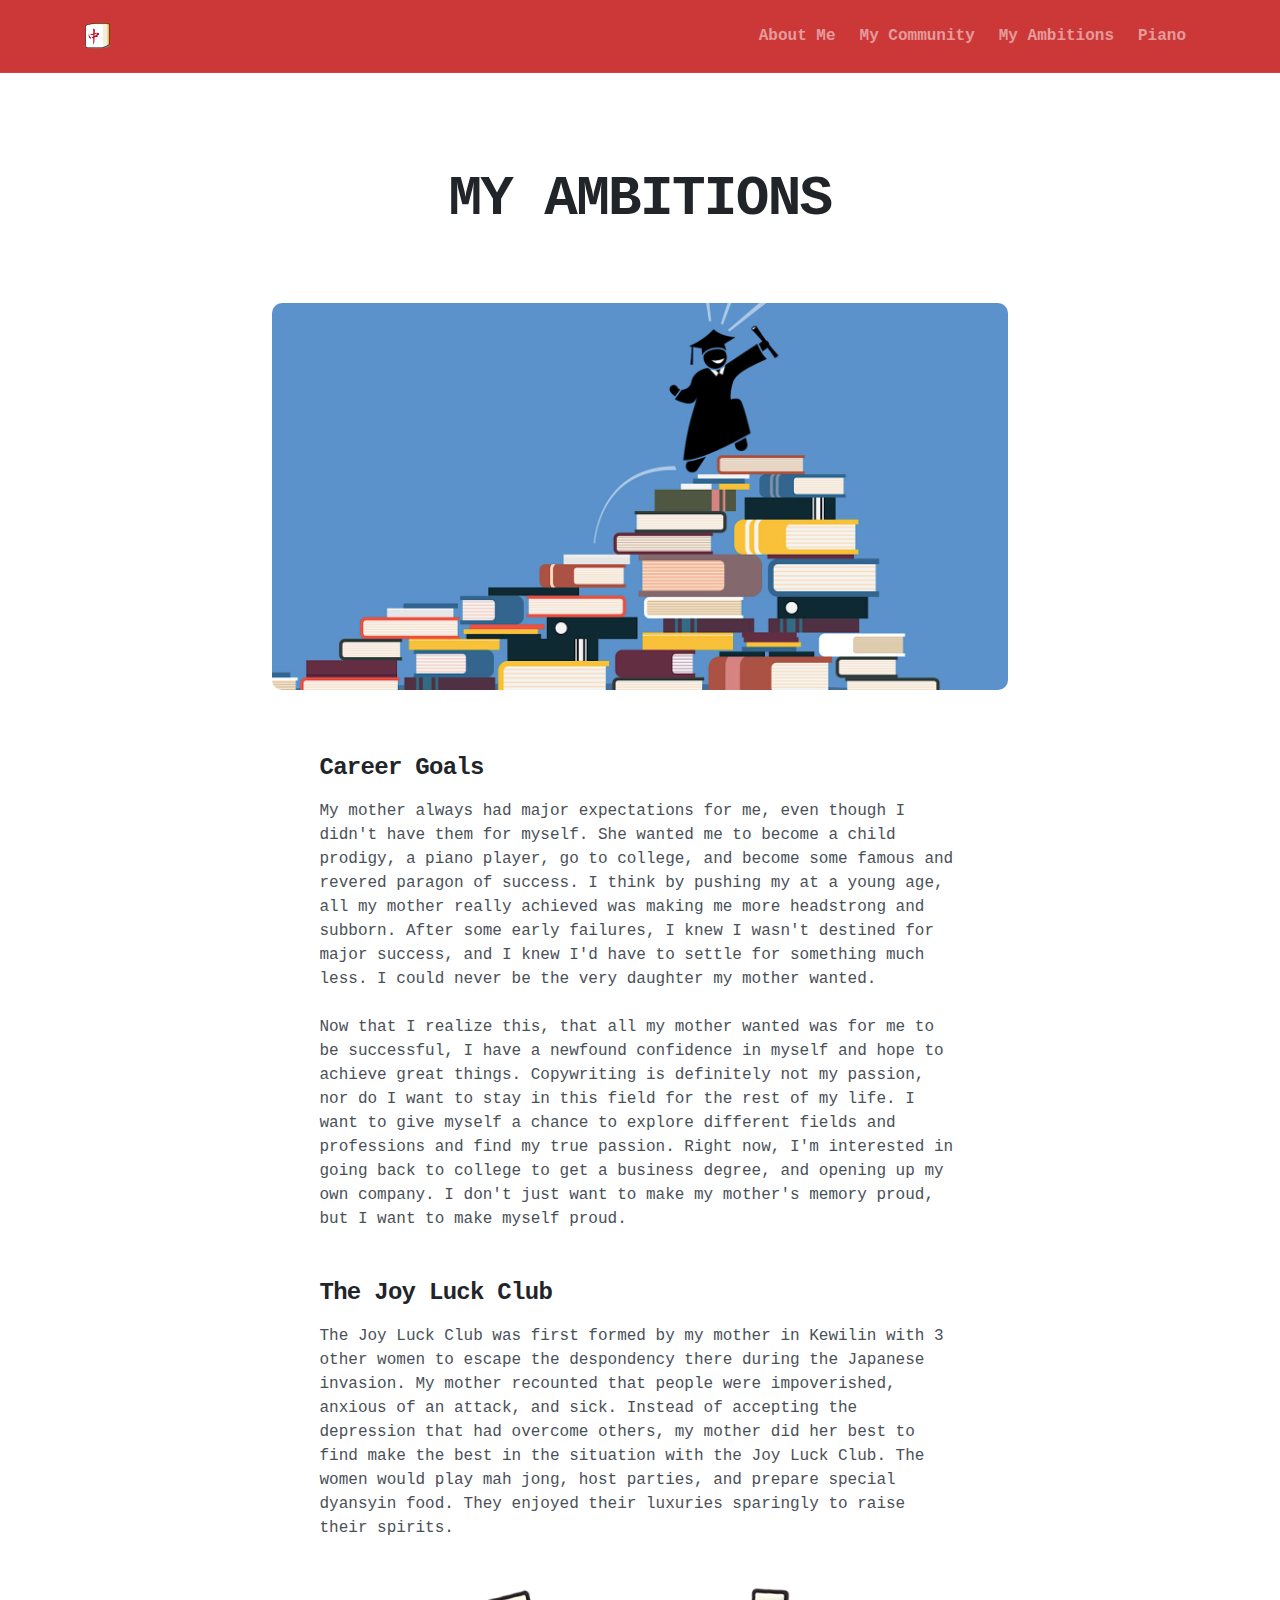
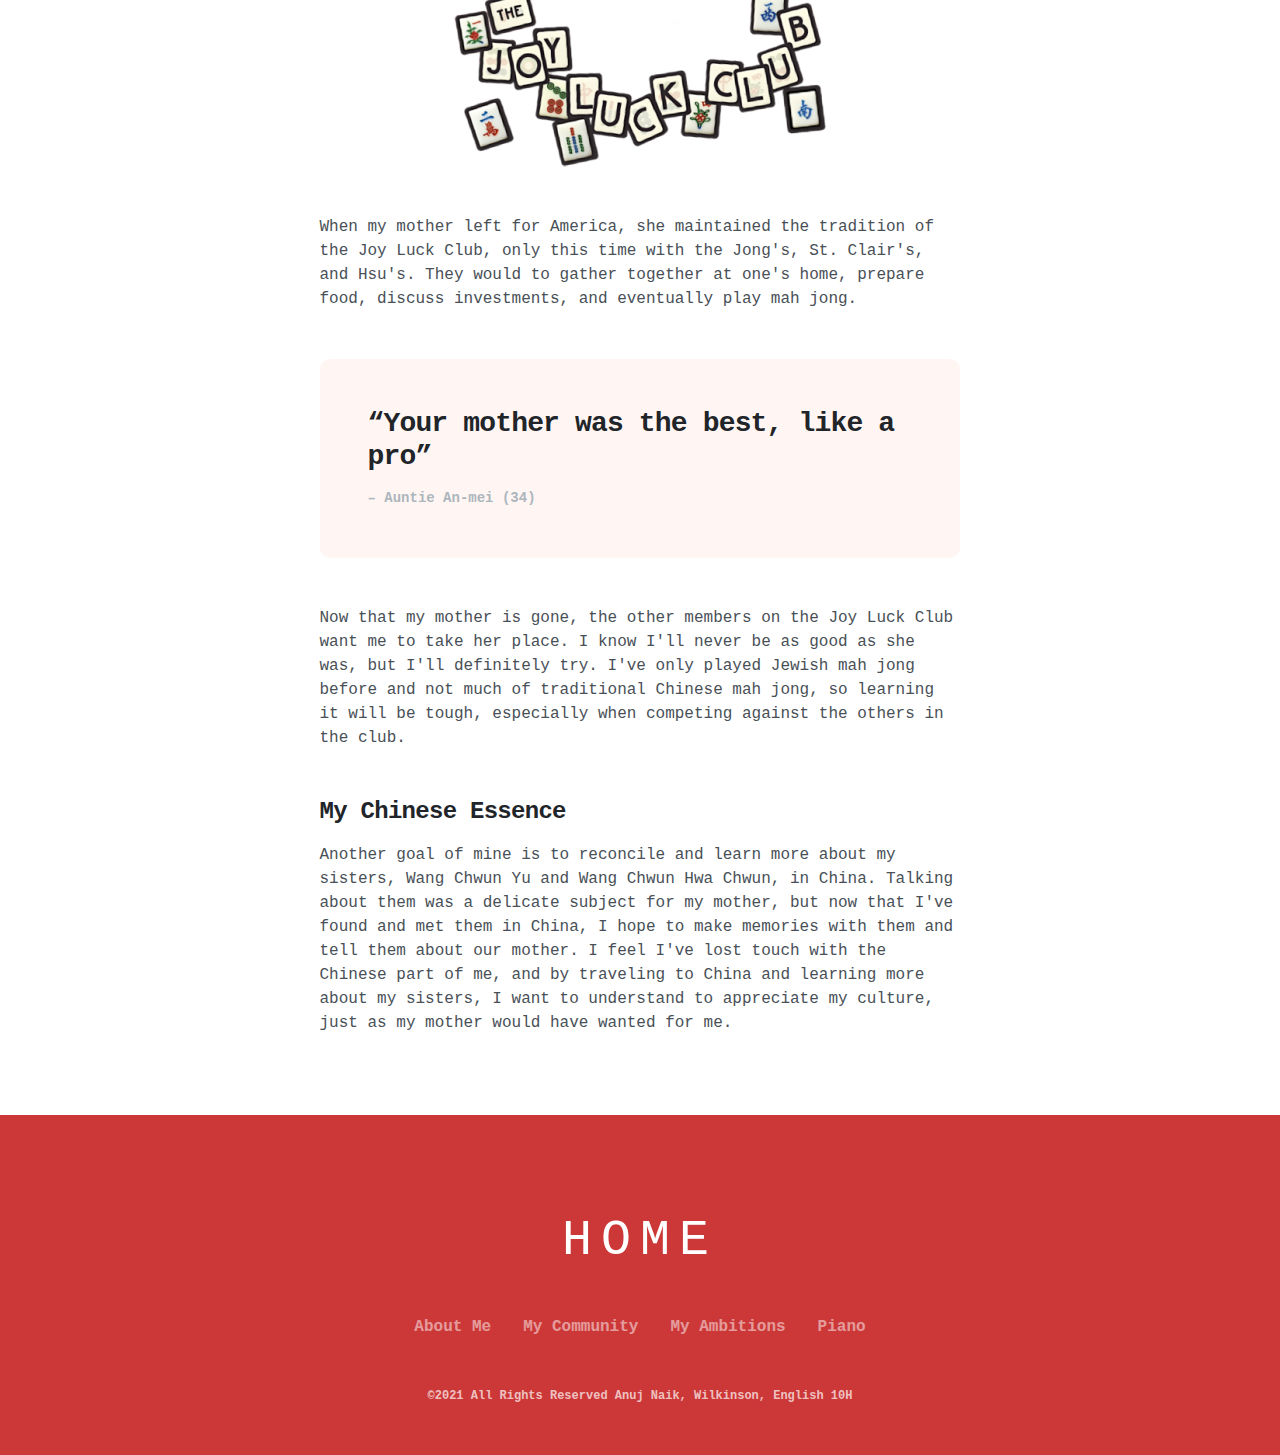
<file: English Website/pages/ambitions.html>
<!doctype html>
<html lang="en">

  <head>
    <meta charset="utf-8">
    <title>The Joy Luck Club</title>
    <link rel = "icon" href = "assets/img/mahjongImage.png" type = "image/x-icon">
    <meta name="viewport" content="width=device-width, initial-scale=1.0">
    <meta name="description" content="Anuj Naik IRP about The Joy Luck Club">
    <link href="assets/css/loaders/loader-typing.css" rel="stylesheet" type="text/css" media="all" />
    <link href="assets/css/theme-saas-trend.css" rel="stylesheet" type="text/css" media="all" />
    <link href="assets/css/custom.css" rel="stylesheet" type="text/css" media="all" />
    <link rel="preload" as="font" href="assets/fonts/Inter-UI-upright.var.woff2" type="font/woff2" crossorigin="anonymous">
    <link rel="preload" as="font" href="assets/fonts/Inter-UI.var.woff2" type="font/woff2" crossorigin="anonymous">
  </head>

  <body>
    <div class="loader">
      <div class="loading-animation"></div>
    </div>

    <div class="navbar-container bg-primary">
      <nav class="navbar navbar-expand-lg navbar-dark bg-primary" data-sticky="top">
        <div class="container">
          <a class="navbar-brand fade-page" href="index.html">
            <img src="assets/img/mahjongImage.png" class="customIcon" alt="Mahjong Icon"></img>
          </a>
          <button class="navbar-toggler" type="button" data-toggle="collapse" data-target=".navbar-collapse" aria-expanded="false" aria-label="Toggle navigation">
            <img class="icon navbar-toggler-open" src="assets/img/icons/interface/menu.svg" alt="menu interface icon" data-inject-svg />
            <img class="icon navbar-toggler-close" src="assets/img/icons/interface/cross.svg" alt="cross interface icon" data-inject-svg />
          </button>
          <div class="collapse navbar-collapse justify-content-end">
            <div class="py-2 py-lg-0">
              <ul class="navbar-nav">
                  <a href="index.html" class="nav-link" aria-expanded="false" aria-haspopup="true">About Me</a>
                  <a href="community.html" class="nav-link" data-toggle="dropdown-grid" aria-expanded="false" aria-haspopup="true">My Community</a>
                  <a href="ambitions.html" class="nav-link" aria-expanded="false" aria-haspopup="true">My Ambitions</a>
                  <a href="piano.html" class="nav-link" aria-expanded="false" aria-haspopup="true">Piano</a>
          </div>
        </div>
      </nav>
    </div>

    <section class="pb-0 pb-5">
      <div class="container">
        <div class="row justify-content-center">
          <div class="col-lg-10 col-xl-8 text-center">
            <h1 class="display-4">My Ambitions</h1>
          </div>
        </div>
      </div>
    </section>
    <section class="p-0" data-reading-position>
      <div class="container">
        <div class="row justify-content-center position-relative">
          <div class="col-lg-10 col-xl-8">
            <img src="assets/img/careerImage.jpeg" alt="Image" class="rounded">
          </div>
        </div>
        <div class="row justify-content-center">
          <div class="col-xl-7 col-lg-8 col-md-10">
            <article class="article">
              <h4 style="padding-top: 10%;">Career Goals</h4>
              <p>
                My mother always had major expectations for me, even though I didn't have them for myself. She wanted me to become a child prodigy, a piano player, go to college, and become some famous and revered paragon of success. I think by pushing my at a young age, all my
                mother really achieved was making me more headstrong and subborn. After some early failures, I knew I wasn't destined for major success, and I knew I'd have to settle for something much less. I could never be the very daughter my mother wanted.
              </p>
              <p>
                Now that I realize this, that all my mother wanted was for me to be successful, I have a newfound confidence in myself and hope to achieve great things. Copywriting is definitely not my passion, nor do I want to stay in this field for the rest of my life. I want to
                give myself a chance to explore different fields and professions and find my true passion. Right now, I'm interested in going back to college to get a business degree, and opening up my own company. I don't just want to make my mother's memory proud, but I want to make myself proud.
              </p>
              <h4>The Joy Luck Club</h4>
              <p>
                The Joy Luck Club was first formed by my mother in Kewilin with 3 other women to escape the despondency there during the Japanese invasion. My mother recounted that people were impoverished, anxious of an attack, and sick. Instead of accepting the depression that had overcome others,
                my mother did her best to find make the best in the situation with the Joy Luck Club. The women would play mah jong, host parties, and prepare special dyansyin food. They enjoyed their luxuries sparingly to raise their spirits.
              </p>
              <figure>
                <img src="assets/img/joyLuckClubMahjong.png" alt="Image" class="rounded">
              </figure>
              <p>
                When my mother left for America, she maintained the tradition of the Joy Luck Club, only this time with the Jong's, St. Clair's, and Hsu's. They would to gather together at one's home, prepare food, discuss investments, and eventually play mah jong.
              </p>
              <blockquote class="bg-primary-alt">
    <div class="h3 mb-2">“Your mother was the best, like a pro”</div>
    <span class="text-small text-muted">– Auntie An-mei (34)</span>
  </blockquote>
              <p>
                Now that my mother is gone, the other members on the Joy Luck Club want me to take her place. I know I'll never be as good as she was, but I'll definitely try. I've only played Jewish mah jong before and not much of traditional Chinese mah jong, so learning
                it will be tough, especially when competing against the others in the club.
              </p>
              <h4>My Chinese Essence</h4>
              <p style="padding-bottom: 10%;">Another goal of mine is to reconcile and learn more about my sisters, Wang Chwun Yu and Wang Chwun Hwa Chwun, in China. Talking about them was a delicate subject for my mother, but now that I've found and met them in China, I hope to make memories with them
                and tell them about our mother. I feel I've lost touch with the Chinese part of me, and by traveling to China and learning more about my sisters, I want to understand to appreciate my culture, just as my mother would have wanted for me.
              </p>
          </div>
        </div>
      </div>
    </section>
    
    <footer class="pb-5 bg-primary text-light">
      <div class="container">
        <div class="row mb-4 justify-content-center">
          <div class="col-auto">
            <a href="index.html">
              <h1 style="color: white;">Home</h1>
            </a>
          </div>
        </div>
        <div class="row mb-4">
          <div class="col">
            <ul class="nav justify-content-center">
              <li class="nav-item"><a href="index.html" class="nav-link">About Me</a>
              </li>
              <li class="nav-item"><a href="community.html" class="nav-link">My Community</a>
              </li>
              <li class="nav-item"><a href="ambitions.html" class="nav-link">My Ambitions</a>
              </li>
              <li class="nav-item"><a href="piano.html" class="nav-link">Piano</a>
              </li>
            </ul>
          </div>
        </div>
        <div class="row justify-content-center text-center">
          <div class="col-xl-10">
            <small class="text-muted">&copy;2021 All Rights Reserved Anuj Naik, Wilkinson, English 10H</small>
          </div>
        </div>
      </div>
    </footer>

    <a href="#" class="btn back-to-top btn-primary btn-round" data-smooth-scroll data-aos="fade-up" data-aos-offset="2000" data-aos-mirror="true" data-aos-once="false">
      <img class="icon" src="assets/img/icons/theme/navigation/arrow-up.svg" alt="arrow-up icon" data-inject-svg />
    </a>
    <!-- Required vendor scripts (Do not remove) -->
    <script type="text/javascript" src="assets/js/jquery.min.js"></script>
    <script type="text/javascript" src="assets/js/popper.min.js"></script>
    <script type="text/javascript" src="assets/js/bootstrap.js"></script>

    <!-- Optional Vendor Scripts (Remove the plugin script here and comment initializer script out of index.js if site does not use that feature) -->

    <!-- AOS (Animate On Scroll - animates elements into view while scrolling down) -->
    <script type="text/javascript" src="assets/js/aos.js"></script>
    <!-- Clipboard (copies content from browser into OS clipboard) -->
    <script type="text/javascript" src="assets/js/clipboard.js"></script>
    <!-- Fancybox (handles image and video lightbox and galleries) -->
    <script type="text/javascript" src="assets/js/jquery.fancybox.min.js"></script>
    <!-- Flatpickr (calendar/date/time picker UI) -->
    <script type="text/javascript" src="assets/js/flatpickr.min.js"></script>
    <!-- Flickity (handles touch enabled carousels and sliders) -->
    <script type="text/javascript" src="assets/js/flickity.pkgd.min.js"></script>
    <!-- Ion rangeSlider (flexible and pretty range slider elements) -->
    <script type="text/javascript" src="assets/js/ion.rangeSlider.min.js"></script>
    <!-- Isotope (masonry layouts and filtering) -->
    <script type="text/javascript" src="assets/js/isotope.pkgd.min.js"></script>
    <!-- jarallax (parallax effect and video backgrounds) -->
    <script type="text/javascript" src="assets/js/jarallax.min.js"></script>
    <script type="text/javascript" src="assets/js/jarallax-video.min.js"></script>
    <script type="text/javascript" src="assets/js/jarallax-element.min.js"></script>
    <!-- jQuery Countdown (displays countdown text to a specified date) -->
    <script type="text/javascript" src="assets/js/jquery.countdown.min.js"></script>
    <!-- jQuery smartWizard facilitates steppable wizard content -->
    <script type="text/javascript" src="assets/js/jquery.smartWizard.min.js"></script>
    <!-- Plyr (unified player for Video, Audio, Vimeo and Youtube) -->
    <script type="text/javascript" src="assets/js/plyr.polyfilled.min.js"></script>
    <!-- Prism (displays formatted code boxes) -->
    <script type="text/javascript" src="assets/js/prism.js"></script>
    <!-- ScrollMonitor (manages events for elements scrolling in and out of view) -->
    <script type="text/javascript" src="assets/js/scrollMonitor.js"></script>
    <!-- Smooth scroll (animation to links in-page)-->
    <script type="text/javascript" src="assets/js/smooth-scroll.polyfills.min.js"></script>
    <!-- SVGInjector (replaces img tags with SVG code to allow easy inclusion of SVGs with the benefit of inheriting colors and styles)-->
    <script type="text/javascript" src="assets/js/svg-injector.umd.production.js"></script>
    <!-- TwitterFetcher (displays a feed of tweets from a specified account)-->
    <script type="text/javascript" src="assets/js/twitterFetcher_min.js"></script>
    <!-- Typed text (animated typing effect)-->
    <script type="text/javascript" src="assets/js/typed.min.js"></script>
    <!-- Required theme scripts (Do not remove) -->
    <script type="text/javascript" src="assets/js/theme.js"></script>
    <!-- Removes page load animation when window is finished loading -->
    <script type="text/javascript">
      window.addEventListener("load", function () {    document.querySelector('body').classList.add('loaded');  });
    </script>

  </body>

</html>
</file>
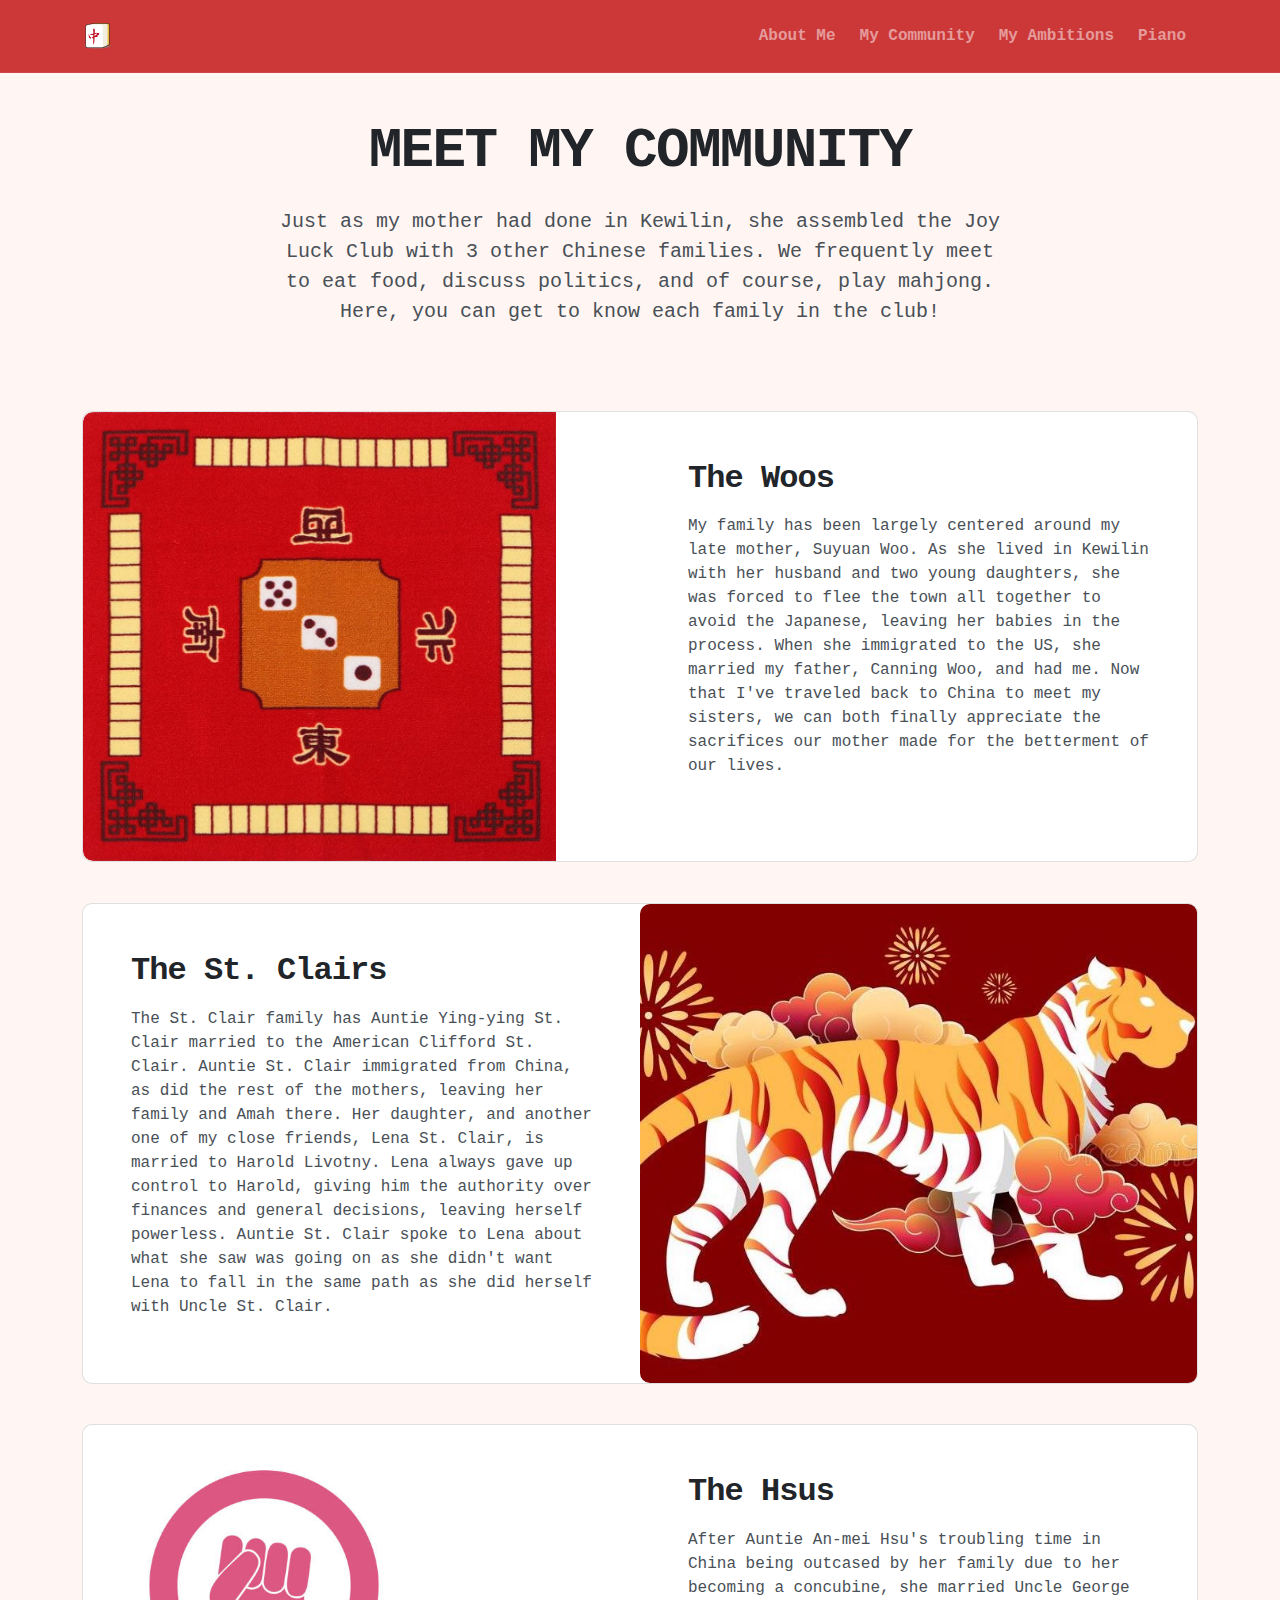
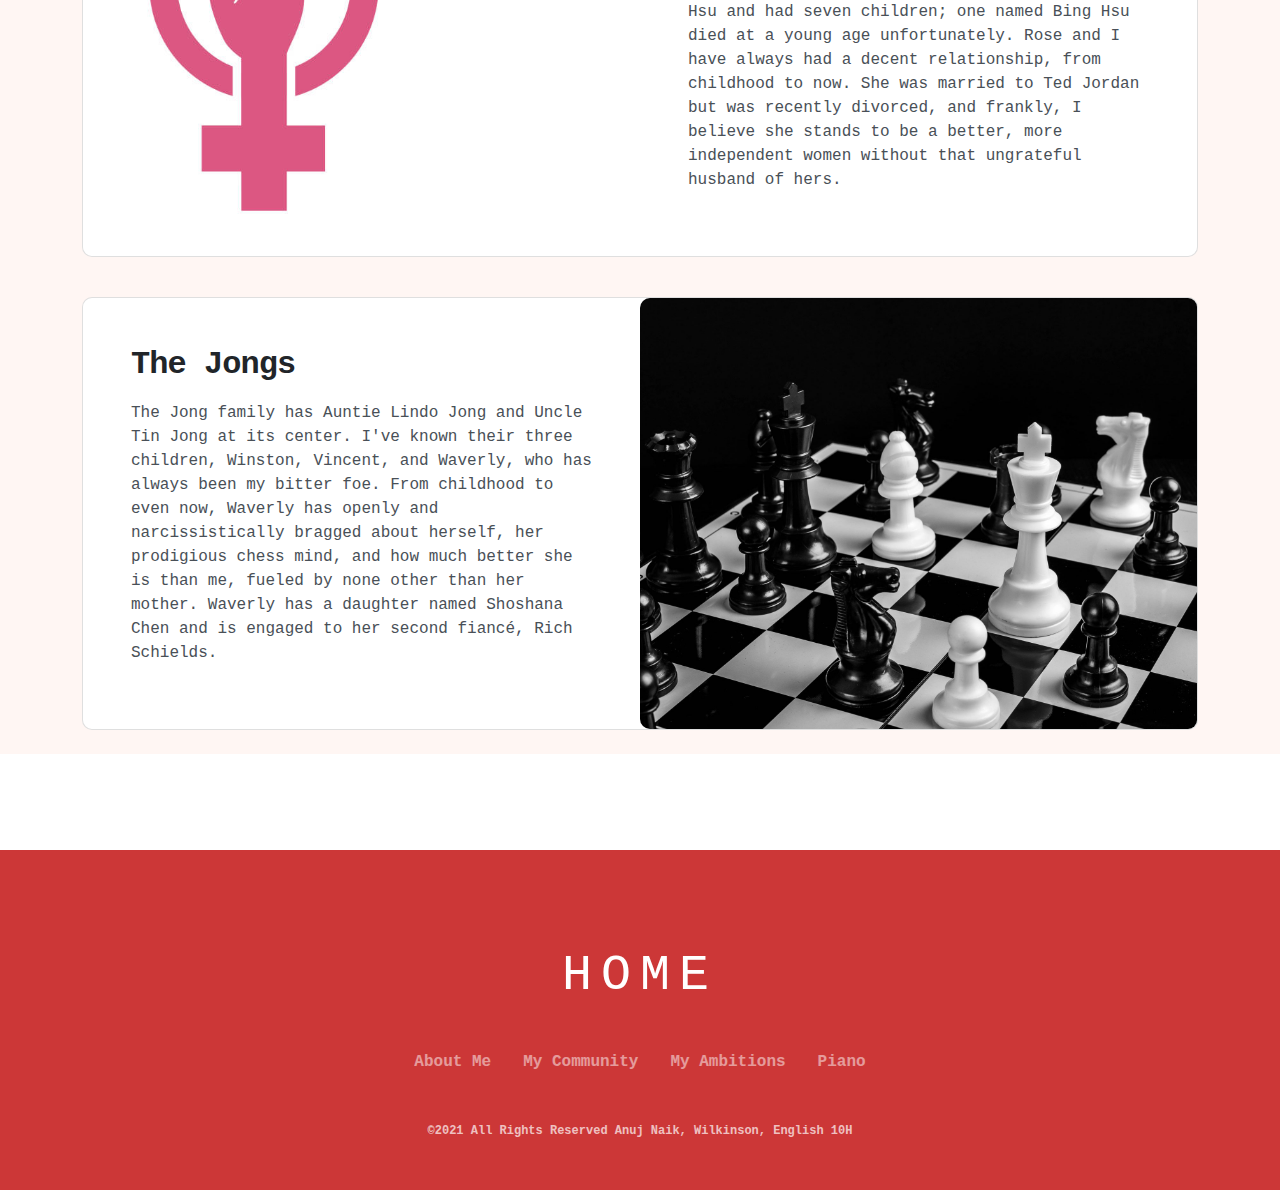
<file: English Website/pages/community.html>
<!doctype html>
<html lang="en">

  <head>
    <meta charset="utf-8">
    <title>The Joy Luck Club</title>
    <link rel = "icon" href = "assets/img/mahjongImage.png" type = "image/x-icon">
    <meta name="viewport" content="width=device-width, initial-scale=1.0">
    <meta name="description" content="Anuj Naik IRP about The Joy Luck Club">
    <link href="assets/css/loaders/loader-typing.css" rel="stylesheet" type="text/css" media="all" />
    <link href="assets/css/theme-saas-trend.css" rel="stylesheet" type="text/css" media="all" />
    <link href="assets/css/custom.css" rel="stylesheet" type="text/css" media="all" />
    <link rel="preload" as="font" href="assets/fonts/Inter-UI-upright.var.woff2" type="font/woff2" crossorigin="anonymous">
    <link rel="preload" as="font" href="assets/fonts/Inter-UI.var.woff2" type="font/woff2" crossorigin="anonymous">
  </head>

  <body>
    <div class="loader">
      <div class="loading-animation"></div>
    </div>

    <div class="navbar-container bg-primary">
      <nav class="navbar navbar-expand-lg navbar-dark bg-primary" data-sticky="top">
        <div class="container">
          <a class="navbar-brand fade-page" href="index.html">
            <img src="assets/img/mahjongImage.png" class="customIcon" alt="Mahjong Icon"></img>
          </a>
          <button class="navbar-toggler" type="button" data-toggle="collapse" data-target=".navbar-collapse" aria-expanded="false" aria-label="Toggle navigation">
            <img class="icon navbar-toggler-open" src="assets/img/icons/interface/menu.svg" alt="menu interface icon" data-inject-svg />
            <img class="icon navbar-toggler-close" src="assets/img/icons/interface/cross.svg" alt="cross interface icon" data-inject-svg />
          </button>
          <div class="collapse navbar-collapse justify-content-end">
            <div class="py-2 py-lg-0">
              <ul class="navbar-nav">
                  <a href="index.html" class="nav-link" aria-expanded="false" aria-haspopup="true">About Me</a>
                  <a href="community.html" class="nav-link" data-toggle="dropdown-grid" aria-expanded="false" aria-haspopup="true">My Community</a>
                  <a href="ambitions.html" class="nav-link" aria-expanded="false" aria-haspopup="true">My Ambitions</a>
                  <a href="piano.html" class="nav-link" aria-expanded="false" aria-haspopup="true">Piano</a>
          </div>
        </div>
      </nav>
    </div>

    <section class="bg-primary-alt header-inner o-hidden">
      <div class="container">
        <div class="row pt-5 py-5 text-center justify-content-center align-items-center layer-2">
          <div class="col-xl-8 col-lg-10">
            <h1 class="display-4">Meet My Community</h1>
            <p class="lead mb-0">Just as my mother had done in Kewilin, she assembled the Joy Luck Club with 3 other Chinese families. We frequently meet to eat food, discuss politics, and of course, play mahjong. Here, you can get to know each family in the club!</p>
          </div>
        </div>
      </div>
    </section>
    <section class="pb-0 pt-4 bg-primary-alt mb-lg-n7">
      <div class="container">
        <div class="row">
          <div class="col layer-1">
            <a class="card card-article-wide flex-md-row no-gutters hover-shadow-3d">
              <div class="col-md-5 col-lg-6">
                <img src="assets/img/RedMajongWoo.jpg" alt="Image" class="card-img-top" style="width: 85%;">
              </div>
              <div class="card-body d-flex flex-column justify-content-between col-auto p-4 p-lg-5">
                <div>
                  
                  <div class="h2">The Woos</div>
                  <p>
                    My family has been largely centered around my late mother, Suyuan Woo. As she lived in Kewilin with her husband and two young daughters, she was forced to flee the town all together to avoid the Japanese, leaving her babies in the process. When she immigrated to the US, she married my father, Canning Woo, and had me. Now that I've traveled back to China to meet my sisters, we can both finally appreciate the sacrifices our mother made for the betterment of our lives.
                  </p>
                </div>
              </div>
            </a>
          </div>
        </div>
      </div>
      <div class="divider layer-0">
        <img src="assets/img/dividers/divider-2.svg" alt="graphical divider" data-inject-svg />
      </div>
    </section>

    <section class="pb-0 pt-4 bg-primary-alt mb-lg-n7">
      <div class="container">
        <div class="row">
          <div class="col layer-1">
            <a class="card card-article-wide flex-md-row no-gutters hover-shadow-3d">
              <div class="card-body d-flex flex-column justify-content-between col-auto p-4 p-lg-5">
                <div>
                  <div class="h2">The St. Clairs</div>
                  <p>
                    The St. Clair family has Auntie Ying-ying St. Clair married to the American Clifford St. Clair. Auntie St. Clair immigrated from China, as did the rest of the mothers, leaving her family and Amah there. Her daughter, and another one of my close friends, Lena St. Clair, is married to Harold Livotny. Lena always gave up control to Harold, giving him the authority over finances and general decisions, leaving herself powerless. Auntie St. Clair spoke to Lena about what she saw was going on as she didn't want Lena to fall in the same path as she did herself with Uncle St. Clair.
                  </p>
                </div>
              </div>
              <div class="col-md-5 col-lg-6">
                <img src="assets/img/tiger.jpeg" alt="Image" class="card-img-top customFamilyImg">
              </div>
            </a>
          </div>
        </div>
      </div>
      <div class="divider layer-0">
        <img src="assets/img/dividers/divider-2.svg" alt="graphical divider" data-inject-svg />
      </div>
    </section>

    <section class="pb-0 pt-4 bg-primary-alt mb-lg-n7">
      <div class="container">
        <div class="row">
          <div class="col layer-1">
            <a class="card card-article-wide flex-md-row no-gutters hover-shadow-3d">
              <div class="col-md-5 col-lg-6">
                <img src="assets/img/womenEmpowermentHsus.jpeg" alt="Image" class="card-img-top" style="width: 65%;">
              </div>
              <div class="card-body d-flex flex-column justify-content-between col-auto p-4 p-lg-5">
                <div>
                  
                  <div class="h2">The Hsus</div>
                  <p>
                    After Auntie An-mei Hsu's troubling time in China being outcased by her family due to her becoming a concubine, she married Uncle George Hsu and had seven children; one named Bing Hsu died at a young age unfortunately. Rose and I have always had a decent relationship, from childhood to now. She was married to Ted Jordan but was recently divorced, and frankly, I believe she stands to be a better, more independent women without that ungrateful husband of hers.
                  </p>
                </div>
              </div>
            </a>
          </div>
        </div>
      </div>
      <div class="divider layer-0">
        <img src="assets/img/dividers/divider-2.svg" alt="graphical divider" data-inject-svg />
      </div>
    </section>

    <section class="pb-0 pt-4 bg-primary-alt mb-lg-n7">
      <div class="container">
        <div class="row">
          <div class="col layer-1">
            <a class="card card-article-wide flex-md-row no-gutters hover-shadow-3d">
              <div class="card-body d-flex flex-column justify-content-between col-auto p-4 p-lg-5">
                <div>
                  <div class="h2">The Jongs</div>
                  <p>
                    The Jong family has Auntie Lindo Jong and Uncle Tin Jong at its center. I've known their three children, Winston, Vincent, and Waverly, who has always been my bitter foe. From childhood to even now, Waverly has openly and narcissistically bragged about herself, her prodigious chess mind, and how much better she is than me, fueled by none other than her mother. Waverly has a daughter named Shoshana Chen and is engaged to her second fiancé, Rich Schields.
                  </p>
                </div>
              </div>
              <div class="col-md-5 col-lg-6">
                <img src="assets/img/chessJongs.jpeg" alt="Image" class="card-img-top">
              </div>
              
            </a>
          </div>
        </div>
      </div>
    </section>


    <section></section>

    <footer class="pb-5 bg-primary text-light">
      <div class="container">
        <div class="row mb-4 justify-content-center">
          <div class="col-auto">
            <a href="index.html">
              <h1 style="color: white;">Home</h1>
            </a>
          </div>
        </div>
        <div class="row mb-4">
          <div class="col">
            <ul class="nav justify-content-center">
              <li class="nav-item"><a href="index.html" class="nav-link">About Me</a>
              </li>
              <li class="nav-item"><a href="community.html" class="nav-link">My Community</a>
              </li>
              <li class="nav-item"><a href="ambitions.html" class="nav-link">My Ambitions</a>
              </li>
              <li class="nav-item"><a href="piano.html" class="nav-link">Piano</a>
              </li>
            </ul>
          </div>
        </div>
        <div class="row justify-content-center text-center">
          <div class="col-xl-10">
            <small class="text-muted">&copy;2021 All Rights Reserved Anuj Naik, Wilkinson, English 10H</small>
          </div>
        </div>
      </div>
    </footer>

    <a href="#" class="btn back-to-top btn-primary btn-round" data-smooth-scroll data-aos="fade-up" data-aos-offset="2000" data-aos-mirror="true" data-aos-once="false">
      <img class="icon" src="assets/img/icons/theme/navigation/arrow-up.svg" alt="arrow-up icon" data-inject-svg />
    </a>

    <!-- Required vendor scripts (Do not remove) -->
    <script type="text/javascript" src="assets/js/jquery.min.js"></script>
    <script type="text/javascript" src="assets/js/popper.min.js"></script>
    <script type="text/javascript" src="assets/js/bootstrap.js"></script>

    <!-- Optional Vendor Scripts (Remove the plugin script here and comment initializer script out of index.js if site does not use that feature) -->

    <!-- AOS (Animate On Scroll - animates elements into view while scrolling down) -->
    <script type="text/javascript" src="assets/js/aos.js"></script>
    <!-- Clipboard (copies content from browser into OS clipboard) -->
    <script type="text/javascript" src="assets/js/clipboard.js"></script>
    <!-- Fancybox (handles image and video lightbox and galleries) -->
    <script type="text/javascript" src="assets/js/jquery.fancybox.min.js"></script>
    <!-- Flatpickr (calendar/date/time picker UI) -->
    <script type="text/javascript" src="assets/js/flatpickr.min.js"></script>
    <!-- Flickity (handles touch enabled carousels and sliders) -->
    <script type="text/javascript" src="assets/js/flickity.pkgd.min.js"></script>
    <!-- Ion rangeSlider (flexible and pretty range slider elements) -->
    <script type="text/javascript" src="assets/js/ion.rangeSlider.min.js"></script>
    <!-- Isotope (masonry layouts and filtering) -->
    <script type="text/javascript" src="assets/js/isotope.pkgd.min.js"></script>
    <!-- jarallax (parallax effect and video backgrounds) -->
    <script type="text/javascript" src="assets/js/jarallax.min.js"></script>
    <script type="text/javascript" src="assets/js/jarallax-video.min.js"></script>
    <script type="text/javascript" src="assets/js/jarallax-element.min.js"></script>
    <!-- jQuery Countdown (displays countdown text to a specified date) -->
    <script type="text/javascript" src="assets/js/jquery.countdown.min.js"></script>
    <!-- jQuery smartWizard facilitates steppable wizard content -->
    <script type="text/javascript" src="assets/js/jquery.smartWizard.min.js"></script>
    <!-- Plyr (unified player for Video, Audio, Vimeo and Youtube) -->
    <script type="text/javascript" src="assets/js/plyr.polyfilled.min.js"></script>
    <!-- Prism (displays formatted code boxes) -->
    <script type="text/javascript" src="assets/js/prism.js"></script>
    <!-- ScrollMonitor (manages events for elements scrolling in and out of view) -->
    <script type="text/javascript" src="assets/js/scrollMonitor.js"></script>
    <!-- Smooth scroll (animation to links in-page)-->
    <script type="text/javascript" src="assets/js/smooth-scroll.polyfills.min.js"></script>
    <!-- SVGInjector (replaces img tags with SVG code to allow easy inclusion of SVGs with the benefit of inheriting colors and styles)-->
    <script type="text/javascript" src="assets/js/svg-injector.umd.production.js"></script>
    <!-- TwitterFetcher (displays a feed of tweets from a specified account)-->
    <script type="text/javascript" src="assets/js/twitterFetcher_min.js"></script>
    <!-- Typed text (animated typing effect)-->
    <script type="text/javascript" src="assets/js/typed.min.js"></script>
    <!-- Required theme scripts (Do not remove) -->
    <script type="text/javascript" src="assets/js/theme.js"></script>
    <!-- Removes page load animation when window is finished loading -->
    <script type="text/javascript">
      window.addEventListener("load", function () {    document.querySelector('body').classList.add('loaded');  });
    </script>

  </body>

</html>
</file>
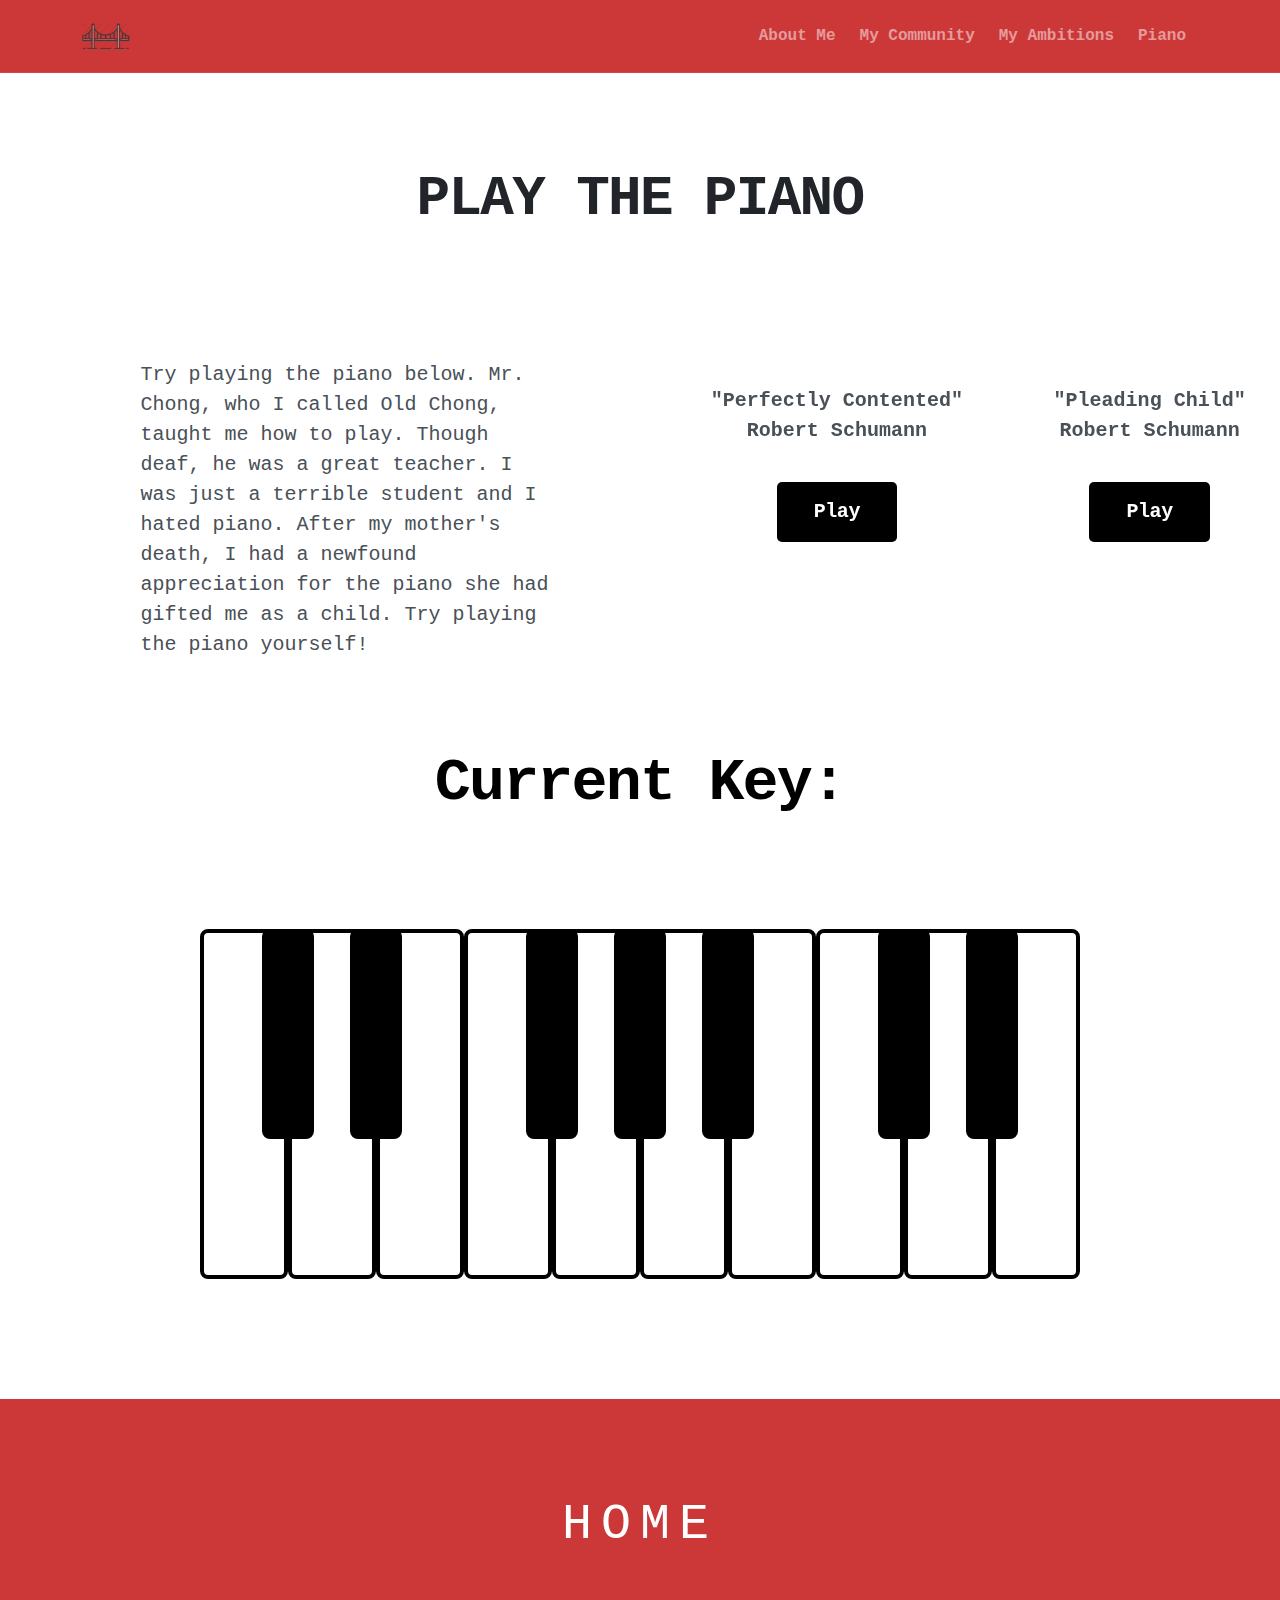
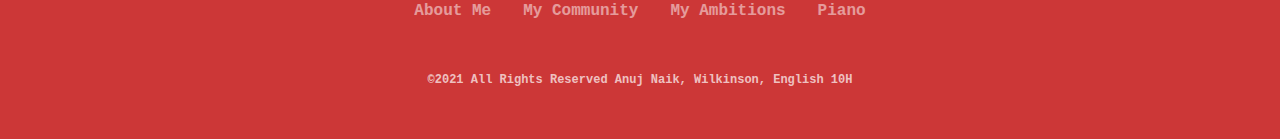
<file: English Website/pages/piano.html>
<!doctype html>
<html lang="en">

  <head>
    <meta charset="utf-8">
    <title>The Joy Luck Club</title>
    <link rel = "icon" href = "assets/img/GoldenGateBridgeIcon.png" type = "image/x-icon">
    <meta name="viewport" content="width=device-width, initial-scale=1.0">
    <meta name="description" content="Anuj Naik IRP about The Joy Luck Club">
    <link href="assets/css/loaders/loader-typing.css" rel="stylesheet" type="text/css" media="all" />
    <link href="assets/css/theme-saas-trend.css" rel="stylesheet" type="text/css" media="all" />
    <link href="assets/css/custom.css" rel="stylesheet" type="text/css" media="all" />
    <link rel="preload" as="font" href="assets/fonts/Inter-UI-upright.var.woff2" type="font/woff2" crossorigin="anonymous">
    <link rel="preload" as="font" href="assets/fonts/Inter-UI.var.woff2" type="font/woff2" crossorigin="anonymous">
  </head>

  <body>
    <div class="loader">
      <div class="loading-animation"></div>
    </div>

    <div class="navbar-container bg-primary">
      <nav class="navbar navbar-expand-lg navbar-dark bg-primary" data-sticky="top">
        <div class="container">
          <a class="navbar-brand fade-page" href="index.html">
              <img src="assets/img/GoldenGateBridgeIcon.png" class="customIcon" alt="Leap"></img>
          </a>
          <button class="navbar-toggler" type="button" data-toggle="collapse" data-target=".navbar-collapse" aria-expanded="false" aria-label="Toggle navigation">
            <img class="icon navbar-toggler-open" src="assets/img/icons/interface/menu.svg" alt="menu interface icon" data-inject-svg />
            <img class="icon navbar-toggler-close" src="assets/img/icons/interface/cross.svg" alt="cross interface icon" data-inject-svg />
          </button>
          <div class="collapse navbar-collapse justify-content-end">
            <div class="py-2 py-lg-0">
              <ul class="navbar-nav">
                  <a href="index.html" class="nav-link" aria-expanded="false" aria-haspopup="true">About Me</a>
                  <a href="community.html" class="nav-link" data-toggle="dropdown-grid" aria-expanded="false" aria-haspopup="true">My Community</a>
                  <a href="ambitions.html" class="nav-link" aria-expanded="false" aria-haspopup="true">My Ambitions</a>
                  <a href="piano.html" class="nav-link" aria-expanded="false" aria-haspopup="true">Piano</a>
          </div>
        </div>
      </nav>
    </div>
    
    <section class="min-vh-100-light py-5">
      <div class="container">
        <div class="container">
          <div class="row pt-5 py-5 text-center justify-content-center align-items-center layer-2">
            <div class="col-xl-8 col-lg-10">
              <h1 class="display-4">Play the Piano</h1>
            </div>
          </div>
        </div>
        <div class="container">
          <div class="row align-items-center justify-content-around">
            <div class="col-md-5 pr-xl-4 mb-4 mb-md-0">
              <div class="lead mb-4">Try playing the piano below. Mr. Chong, who I called Old Chong, taught me how to play. Though deaf, he was a great teacher. I was just a terrible student and I hated piano. After my mother's death, I had a newfound appreciation for the piano she had gifted me as a child. Try playing the piano yourself!</div>
            </div>
            <div class="col-xl-5 col-md-6" data-aos="fade-left">
              <audio id="songAudio1">
                <source src="assets/audio/Perfectly Contented.mp3" type="audio/mp3">
                Your browser does not support the audio element.
              </audio>

              <audio id="songAudio2">
                <source src="assets/audio/Pleading Child.mp3" type="audio/mp3">
                Your browser does not support the audio element.
              </audio>

              <div class="container">
                <div class="row min-vh-50" style="width: 150%; padding-top: 20%;">
                  <div class="col-lg-6 text-center text-lg-left mb-4 mb-lg-0">
                    <div class="pr-xl-4 mb-4 mb-md-0 text-center">
                      <div class="mb-4 mb-md-0">
                        <div class="lead mb-4"><strong>"Perfectly Contented"<br>Robert Schumann</strong></div>
                      </div>
                      <a onclick="playSong1()" class="btn btn-lg playButton" id="song1Button" style="color: white">Play</a>
                    </div>
                  </div>
                  <div class="col-lg-6 text-center" data-aos="fade-left">
                    <div class="pr-xl-4 mb-4 mb-md-0 text-center">
                      <div class="mb-4 mb-md-0">
                        <div class="lead mb-4"><strong>"Pleading Child"<br>Robert Schumann</strong></div>
                      </div>
                      <a onclick="playSong2()" class="btn btn-lg playButton" id="song2Button" style="color: white">Play</a>
                    </div>
                  </div>
                </div>
              </div>
            </div>
          </div>
        </div>
        <div class="row text-center justify-content-center align-items-center mb-md-6 piano">
                <h3 class="h1 nowplaying">Current Key: </h3>
              <div class="keys">
                <div data-key="65" class="key" data-note="C">
                    <span class="hints">A</span>
                </div>
                <div data-key="87" class="key sharp" data-note="C#">
                    <span class="hints">W</span>
                </div>
                <div data-key="83" class="key" data-note="D">
                    <span class="hints">S</span>
                </div>
                <div data-key="69" class="key sharp" data-note="D#">
                    <span class="hints">E</span>
                </div>
                <div data-key="68" class="key" data-note="E">
                    <span class="hints">D</span>
                </div>
                <div data-key="70" class="key" data-note="F">
                    <span class="hints">F</span>
                </div>
                <div data-key="84" class="key sharp" data-note="F#">
                    <span class="hints">T</span>
                </div>
                <div data-key="71" class="key" data-note="G">
                    <span class="hints">G</span>
                </div>
                <div data-key="89" class="key sharp" data-note="G#">
                    <span class="hints">Y</span>
                </div>
                <div data-key="72" class="key" data-note="A">
                    <span class="hints">H</span>
                </div>
                <div data-key="85" class="key sharp" data-note="A#">
                    <span class="hints">U</span>
                </div>
                <div data-key="74" class="key" data-note="B">
                    <span class="hints">J</span>
                </div>
                <div data-key="75" class="key" data-note="C">
                    <span class="hints">K</span>
                </div>
                <div data-key="79" class="key sharp" data-note="C#">
                    <span class="hints">O</span>
                </div>
                <div data-key="76" class="key" data-note="D">
                    <span class="hints">L</span>
                </div>
                <div data-key="80" class="key sharp" data-note="D#">
                    <span class="hints">P</span>
                </div>
                <div data-key="186" class="key" data-note="E">
                    <span class="hints">;</span>
                </div>
              </div>
        
              <audio data-key="65" src="http://carolinegabriel.com/demo/js-keyboard/sounds/040.wav"></audio>
              <audio data-key="87" src="http://carolinegabriel.com/demo/js-keyboard/sounds/041.wav"></audio>
              <audio data-key="83" src="http://carolinegabriel.com/demo/js-keyboard/sounds/042.wav"></audio>
              <audio data-key="69" src="http://carolinegabriel.com/demo/js-keyboard/sounds/043.wav"></audio>
              <audio data-key="68" src="http://carolinegabriel.com/demo/js-keyboard/sounds/044.wav"></audio>
              <audio data-key="70" src="http://carolinegabriel.com/demo/js-keyboard/sounds/045.wav"></audio>
              <audio data-key="84" src="http://carolinegabriel.com/demo/js-keyboard/sounds/046.wav"></audio>
              <audio data-key="71" src="http://carolinegabriel.com/demo/js-keyboard/sounds/047.wav"></audio>
              <audio data-key="89" src="http://carolinegabriel.com/demo/js-keyboard/sounds/048.wav"></audio>
              <audio data-key="72" src="http://carolinegabriel.com/demo/js-keyboard/sounds/049.wav"></audio>
              <audio data-key="85" src="http://carolinegabriel.com/demo/js-keyboard/sounds/050.wav"></audio>
              <audio data-key="74" src="http://carolinegabriel.com/demo/js-keyboard/sounds/051.wav"></audio>
              <audio data-key="75" src="http://carolinegabriel.com/demo/js-keyboard/sounds/052.wav"></audio>
              <audio data-key="79" src="http://carolinegabriel.com/demo/js-keyboard/sounds/053.wav"></audio>
              <audio data-key="76" src="http://carolinegabriel.com/demo/js-keyboard/sounds/054.wav"></audio>
              <audio data-key="80" src="http://carolinegabriel.com/demo/js-keyboard/sounds/055.wav"></audio>
              <audio data-key="186" src="http://carolinegabriel.com/demo/js-keyboard/sounds/056.wav"></audio>
        </div>
      </div>
    </section>

    <footer class="pb-5 bg-primary text-light">
      <div class="container">
        <div class="row mb-4 justify-content-center">
          <div class="col-auto">
            <a href="index.html">
              <h1 style="color: white;">Home</h1>
            </a>
          </div>
        </div>
        <div class="row mb-4">
          <div class="col">
            <ul class="nav justify-content-center">
              <li class="nav-item"><a href="index.html" class="nav-link">About Me</a>
              </li>
              <li class="nav-item"><a href="community.html" class="nav-link">My Community</a>
              </li>
              <li class="nav-item"><a href="ambitions.html" class="nav-link">My Ambitions</a>
              </li>
              <li class="nav-item"><a href="piano.html" class="nav-link">Piano</a>
              </li>
            </ul>
          </div>
        </div>
        <div class="row justify-content-center text-center">
          <div class="col-xl-10">
            <small class="text-muted">&copy;2021 All Rights Reserved Anuj Naik, Wilkinson, English 10H</small>
          </div>
        </div>
      </div>
    </footer>

    <a href="#" class="btn back-to-top btn-primary btn-round" data-smooth-scroll data-aos="fade-up" data-aos-offset="2000" data-aos-mirror="true" data-aos-once="false">
      <img class="icon" src="assets/img/icons/theme/navigation/arrow-up.svg" alt="arrow-up icon" data-inject-svg />
    </a>

    <script type="text/javascript" src="assets/js/customscript.js"></script>

    <!-- Required vendor scripts (Do not remove) -->
    <script type="text/javascript" src="assets/js/jquery.min.js"></script>
    <script type="text/javascript" src="assets/js/popper.min.js"></script>
    <script type="text/javascript" src="assets/js/bootstrap.js"></script>

    <!-- Optional Vendor Scripts (Remove the plugin script here and comment initializer script out of index.js if site does not use that feature) -->

    <!-- AOS (Animate On Scroll - animates elements into view while scrolling down) -->
    <script type="text/javascript" src="assets/js/aos.js"></script>
    <!-- Clipboard (copies content from browser into OS clipboard) -->
    <script type="text/javascript" src="assets/js/clipboard.js"></script>
    <!-- Fancybox (handles image and video lightbox and galleries) -->
    <script type="text/javascript" src="assets/js/jquery.fancybox.min.js"></script>
    <!-- Flatpickr (calendar/date/time picker UI) -->
    <script type="text/javascript" src="assets/js/flatpickr.min.js"></script>
    <!-- Flickity (handles touch enabled carousels and sliders) -->
    <script type="text/javascript" src="assets/js/flickity.pkgd.min.js"></script>
    <!-- Ion rangeSlider (flexible and pretty range slider elements) -->
    <script type="text/javascript" src="assets/js/ion.rangeSlider.min.js"></script>
    <!-- Isotope (masonry layouts and filtering) -->
    <script type="text/javascript" src="assets/js/isotope.pkgd.min.js"></script>
    <!-- jarallax (parallax effect and video backgrounds) -->
    <script type="text/javascript" src="assets/js/jarallax.min.js"></script>
    <script type="text/javascript" src="assets/js/jarallax-video.min.js"></script>
    <script type="text/javascript" src="assets/js/jarallax-element.min.js"></script>
    <!-- jQuery Countdown (displays countdown text to a specified date) -->
    <script type="text/javascript" src="assets/js/jquery.countdown.min.js"></script>
    <!-- jQuery smartWizard facilitates steppable wizard content -->
    <script type="text/javascript" src="assets/js/jquery.smartWizard.min.js"></script>
    <!-- Plyr (unified player for Video, Audio, Vimeo and Youtube) -->
    <script type="text/javascript" src="assets/js/plyr.polyfilled.min.js"></script>
    <!-- Prism (displays formatted code boxes) -->
    <script type="text/javascript" src="assets/js/prism.js"></script>
    <!-- ScrollMonitor (manages events for elements scrolling in and out of view) -->
    <script type="text/javascript" src="assets/js/scrollMonitor.js"></script>
    <!-- Smooth scroll (animation to links in-page)-->
    <script type="text/javascript" src="assets/js/smooth-scroll.polyfills.min.js"></script>
    <!-- SVGInjector (replaces img tags with SVG code to allow easy inclusion of SVGs with the benefit of inheriting colors and styles)-->
    <script type="text/javascript" src="assets/js/svg-injector.umd.production.js"></script>
    <!-- TwitterFetcher (displays a feed of tweets from a specified account)-->
    <script type="text/javascript" src="assets/js/twitterFetcher_min.js"></script>
    <!-- Typed text (animated typing effect)-->
    <script type="text/javascript" src="assets/js/typed.min.js"></script>
    <!-- Required theme scripts (Do not remove) -->
    <script type="text/javascript" src="assets/js/theme.js"></script>
    <!-- Removes page load animation when window is finished loading -->
    <script type="text/javascript">
      window.addEventListener("load", function () {    document.querySelector('body').classList.add('loaded');  });
    </script>

  </body>

</html>
</file>
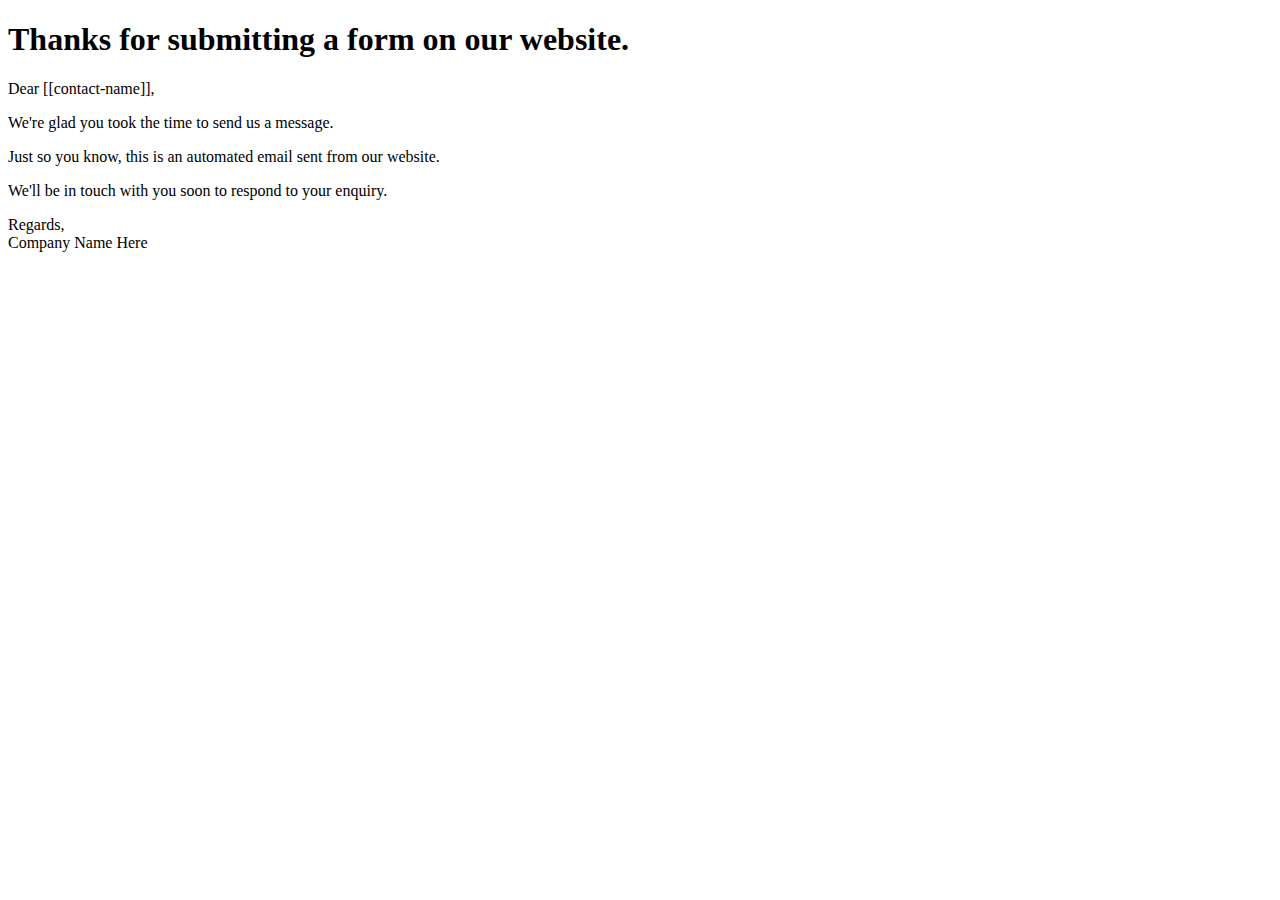
<file: English Website/forms/templates/confirmation_to_user.html>
<!DOCTYPE html>
<html>
<body>
    
    <h1>Thanks for submitting a form on our website.</h1>
    <P>
        Dear [[contact-name]],
    </P>
    <p>
        We're glad you took the time to send us a message.  
    </p>
    <p>
        Just so you know, this is an automated email sent from our website.
    </p>
    <p>
        We'll be in touch with you soon to respond to your enquiry.
    </p>
    <p>
        Regards, <br />
        Company Name Here <br />
    </p>
</body>
</html>
</file>
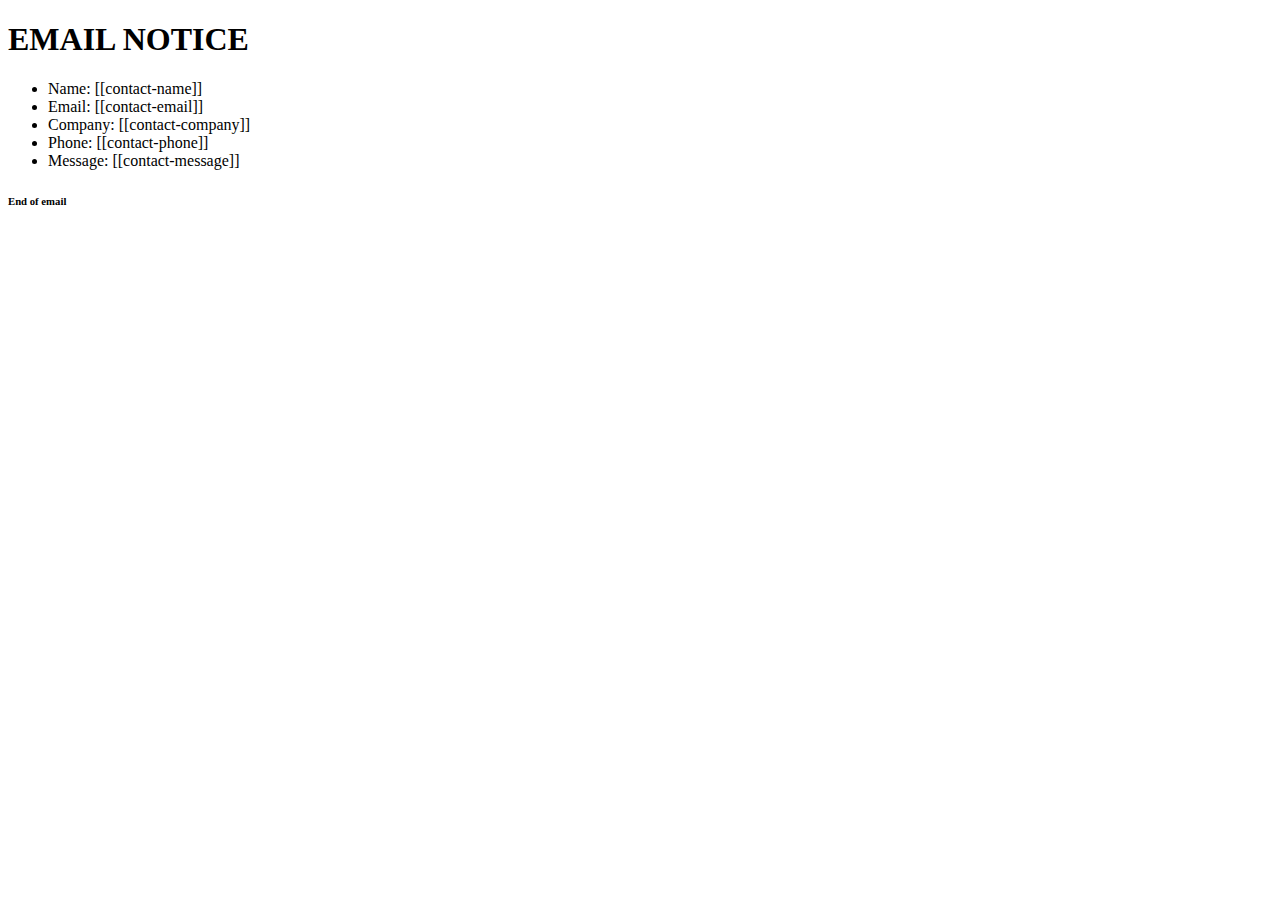
<file: English Website/forms/templates/email_to_admin.html>
<!DOCTYPE html>
<html>

<body>
    <h1>EMAIL NOTICE</h1>

    <p>
        <ul>
            <li>
                Name: [[contact-name]]
            </li>
            <li>
                Email: [[contact-email]]
            </li>
            <li>
                Company: [[contact-company]]
            </li>
            <li>
                Phone: [[contact-phone]]
            </li>
            <li>
                Message: [[contact-message]]
            </li>
        </ul>


    </p>

    <h6>End of email</h6>
</body>

</html>
</file>
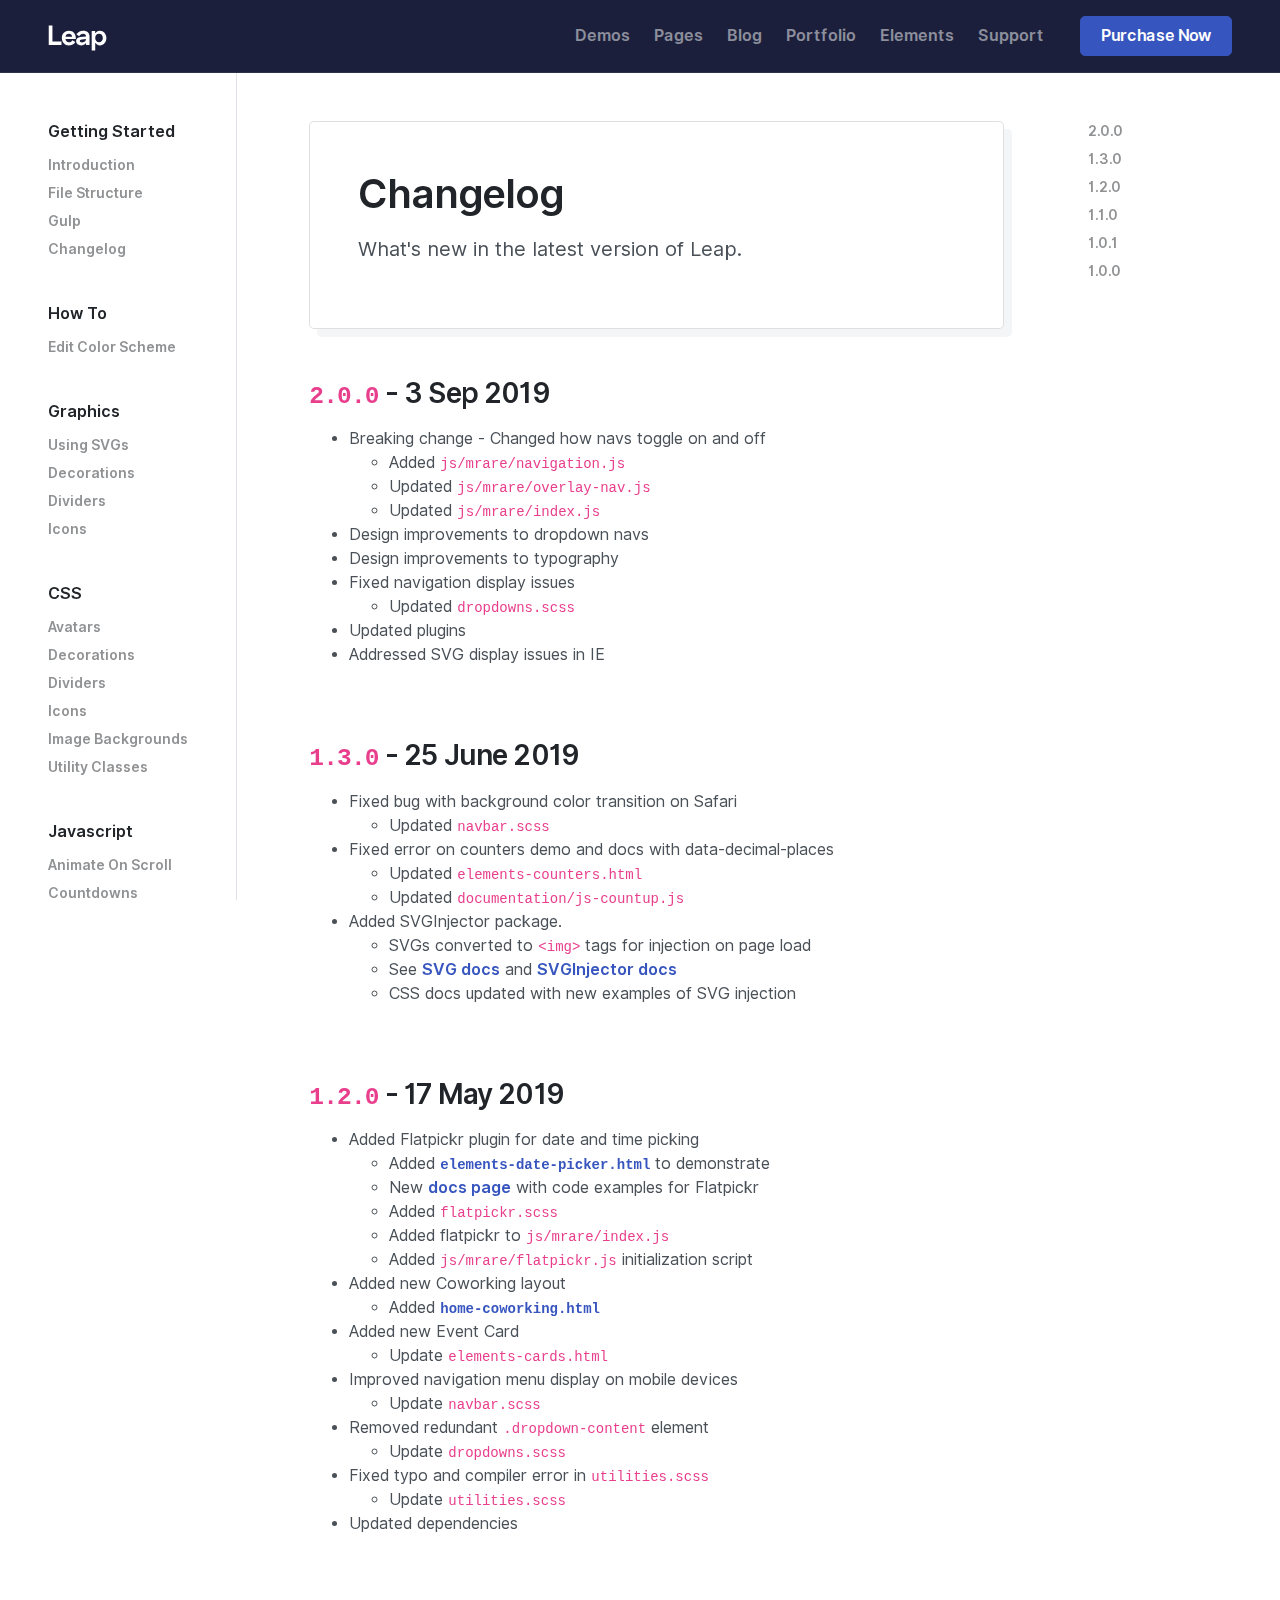
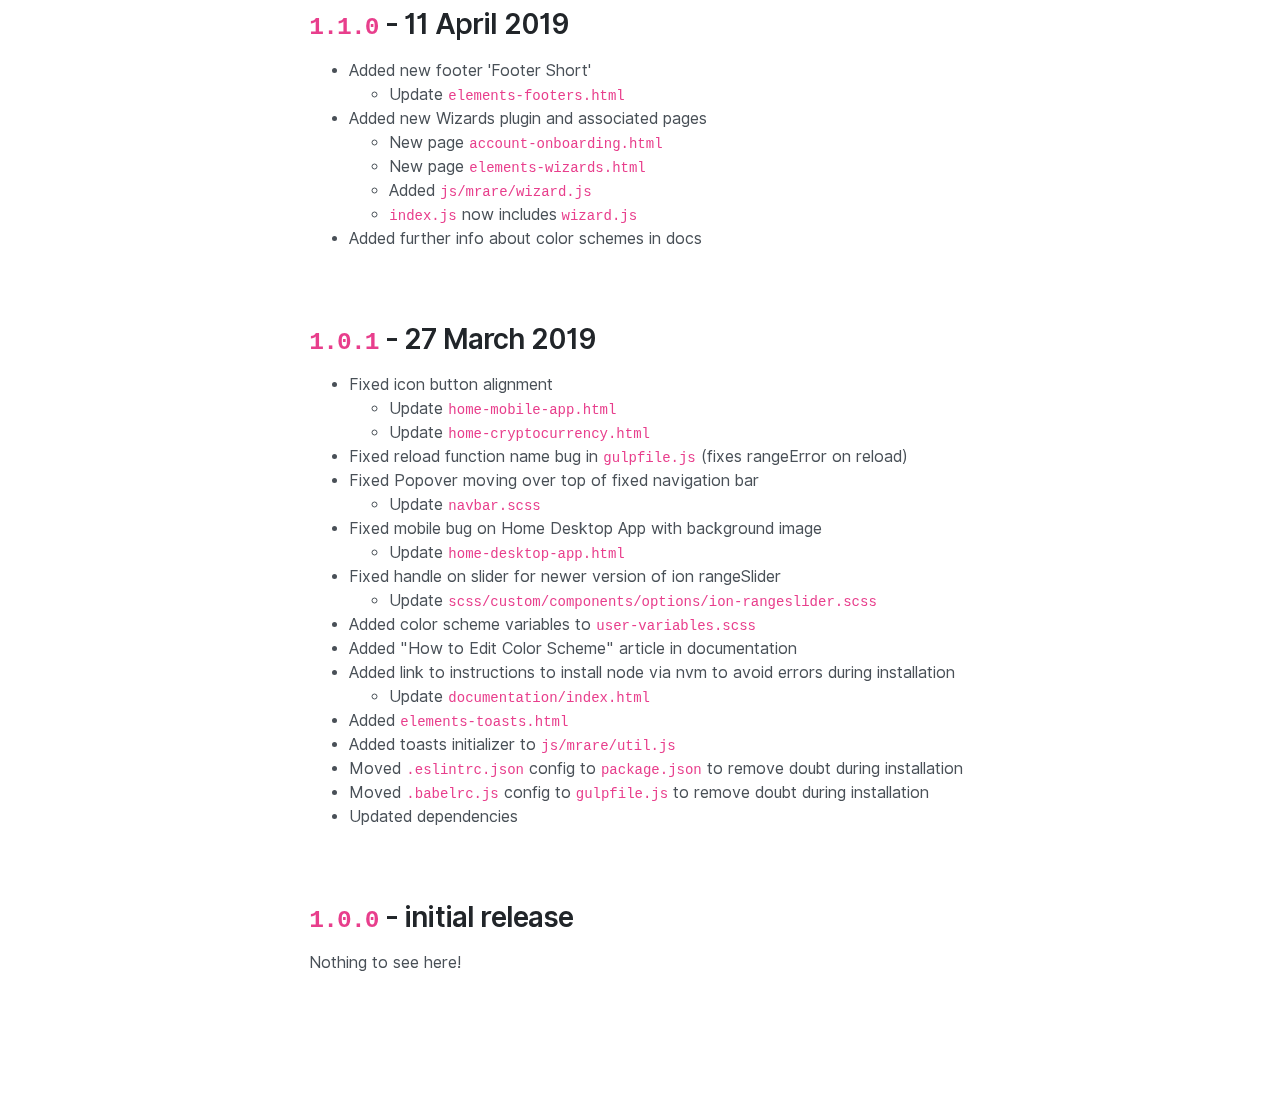
<file: English Website/pages/documentation/changelog.html>
<!doctype html>
<html lang="en">

  <head>
    <meta charset="utf-8">
    <title>Leap Bootstrap Theme and HTML Template</title>
    <meta name="viewport" content="width=device-width, initial-scale=1.0">
    <meta name="description" content="A corporate Bootstrap theme by Medium Rare">
    <link href="../assets/css/theme.css" rel="stylesheet" type="text/css" media="all" />
    <link rel="preload" as="font" href="../assets/fonts/Inter-UI-upright.var.woff2" type="font/woff2" crossorigin="anonymous">
    <link rel="preload" as="font" href="../assets/fonts/Inter-UI.var.woff2" type="font/woff2" crossorigin="anonymous">
  </head>

  <body data-smooth-scroll-offset="120">

    <div class="navbar-container ">
      <nav class="navbar navbar-expand-lg navbar-dark bg-primary-3" data-sticky="top">
        <div class="container-fluid">
          <a class="navbar-brand fade-page" href="../index.html">
            <img src="../assets/img/logo-white.svg" alt="Leap">
          </a>
          <button class="navbar-toggler" type="button" data-toggle="collapse" data-target=".navbar-collapse" aria-expanded="false" aria-label="Toggle navigation">
            <img class="icon navbar-toggler-open" src="../assets/img/icons/interface/menu.svg" alt="menu interface icon" data-inject-svg />
            <img class="icon navbar-toggler-close" src="../assets/img/icons/interface/cross.svg" alt="cross interface icon" data-inject-svg />
          </button>
          <div class="collapse navbar-collapse justify-content-end">
            <div class="py-2 py-lg-0">
              <ul class="navbar-nav">
                <li class="nav-item dropdown">
                  <a href="#" class="nav-link dropdown-toggle" data-toggle="dropdown-grid" aria-expanded="false" aria-haspopup="true">Demos</a>
                  <div class="dropdown-menu row">
                    <div class="col-auto" data-dropdown-content>
                      <div class="dropdown-grid-menu"><a href="../home-course.html" class="dropdown-item fade-page">Course</a><a href="../home-coworking.html" class="dropdown-item fade-page">Coworking<span class="badge badge-primary ml-2">New</span></a><a href="../home-cryptocurrency.html"
                        class="dropdown-item fade-page">Cryptocurrency</a><a href="../home-desktop-app.html" class="dropdown-item fade-page">Desktop App</a><a href="../home-event.html" class="dropdown-item fade-page">Event</a><a href="../home-mobile-app.html"
                        class="dropdown-item fade-page">Mobile App</a><a href="../home-portfolio.html" class="dropdown-item fade-page">Portfolio</a><a href="../home-saas.html" class="dropdown-item fade-page">SaaS</a><a href="../home-saas-trend.html" class="dropdown-item fade-page">SaaS - Trend</a>
                        <a
                        href="../home-software-library.html" class="dropdown-item fade-page">Software Library</a>
                      </div>
                    </div>
                  </div>
                </li>
                <li class="nav-item dropdown">
                  <a href="#" class="nav-link dropdown-toggle" data-toggle="dropdown-grid" aria-expanded="false" aria-haspopup="true">Pages</a>
                  <div class="dropdown-menu row">
                    <div class="col-auto" data-dropdown-content>
                      <div class="dropdown-grid-menu"><a href="../about-company.html" class="dropdown-item fade-page">About Company</a>
                        <div class="dropdown">
                          <a href="#" class="dropdown-item dropdown-toggle" data-toggle="dropdown-grid" aria-expanded="false" aria-haspopup="true">
                            <span>Careers</span>
                            <img class="icon bg-dark opacity-20" src="../assets/img/icons/interface/arrow-caret.svg" alt="arrow-caret interface icon" data-inject-svg />
                          </a>
                          <div class="dropdown-menu row">
                            <div class="col-auto" data-dropdown-content>
                              <div class="dropdown-grid-menu"><a href="../careers.html" class="dropdown-item fade-page">Careers</a><a href="../career-single.html" class="dropdown-item fade-page">Career Single</a>
                              </div>
                            </div>
                          </div>
                        </div>
                        <div class="dropdown">
                          <a href="#" class="dropdown-item dropdown-toggle" data-toggle="dropdown-grid" aria-expanded="false" aria-haspopup="true">
                            <span>Contact</span>
                            <img class="icon bg-dark opacity-20" src="../assets/img/icons/interface/arrow-caret.svg" alt="arrow-caret interface icon" data-inject-svg />
                          </a>
                          <div class="dropdown-menu row">
                            <div class="col-auto" data-dropdown-content>
                              <div class="dropdown-grid-menu"><a href="../contact.html" class="dropdown-item fade-page">Contact</a><a href="../contact-multiple-locations.html" class="dropdown-item fade-page">Contact - Multiple Locations</a>
                              </div>
                            </div>
                          </div>
                        </div>
                        <div class="dropdown">
                          <a href="#" class="dropdown-item dropdown-toggle" data-toggle="dropdown-grid" aria-expanded="false" aria-haspopup="true">
                            <span>Customers</span>
                            <img class="icon bg-dark opacity-20" src="../assets/img/icons/interface/arrow-caret.svg" alt="arrow-caret interface icon" data-inject-svg />
                          </a>
                          <div class="dropdown-menu row">
                            <div class="col-auto" data-dropdown-content>
                              <div class="dropdown-grid-menu"><a href="../customer-stories.html" class="dropdown-item fade-page">Customer Stories</a><a href="../customer-story.html" class="dropdown-item fade-page">Customer Story</a>
                              </div>
                            </div>
                          </div>
                        </div>
                        <div class="dropdown">
                          <a href="#" class="dropdown-item dropdown-toggle" data-toggle="dropdown-grid" aria-expanded="false" aria-haspopup="true">
                            <span>Knowledgebase</span>
                            <img class="icon bg-dark opacity-20" src="../assets/img/icons/interface/arrow-caret.svg" alt="arrow-caret interface icon" data-inject-svg />
                          </a>
                          <div class="dropdown-menu row">
                            <div class="col-auto" data-dropdown-content>
                              <div class="dropdown-grid-menu"><a href="../knowledgebase.html" class="dropdown-item fade-page">Knowledgebase</a><a href="../knowledgebase-category.html" class="dropdown-item fade-page">Knowledgebase Category</a><a href="../knowledgebase-article.html" class="dropdown-item fade-page">Knowledgebase Article</a>
                              </div>
                            </div>
                          </div>
                        </div>
                        <div class="dropdown">
                          <a href="#" class="dropdown-item dropdown-toggle" data-toggle="dropdown-grid" aria-expanded="false" aria-haspopup="true">
                            <span>Pricing</span>
                            <img class="icon bg-dark opacity-20" src="../assets/img/icons/interface/arrow-caret.svg" alt="arrow-caret interface icon" data-inject-svg />
                          </a>
                          <div class="dropdown-menu row">
                            <div class="col-auto" data-dropdown-content>
                              <div class="dropdown-grid-menu"><a href="../pricing-plans.html" class="dropdown-item fade-page">Pricing Plans</a><a href="../pricing-plans-table.html" class="dropdown-item fade-page">Pricing Plans Table</a><a href="../pricing-slider.html" class="dropdown-item fade-page">Pricing Slider</a>
                              </div>
                            </div>
                          </div>
                        </div>
                        <div class="dropdown">
                          <a href="#" class="dropdown-item dropdown-toggle" data-toggle="dropdown-grid" aria-expanded="false" aria-haspopup="true">
                            <span>Utility</span>
                            <img class="icon bg-dark opacity-20" src="../assets/img/icons/interface/arrow-caret.svg" alt="arrow-caret interface icon" data-inject-svg />
                          </a>
                          <div class="dropdown-menu row">
                            <div class="col-auto" data-dropdown-content>
                              <div class="dropdown-grid-menu"><a href="../404.html" class="dropdown-item fade-page">404</a><a href="../utility-coming-soon-subscribe.html" class="dropdown-item fade-page">Coming Soon - Subscribe</a><a href="../utility-coming-soon.html" class="dropdown-item fade-page">Coming Soon</a>
                                <a
                                href="../utility-confirmation-download.html" class="dropdown-item fade-page">Confirmation - Download</a><a href="../utility-confirmation-subscription.html" class="dropdown-item fade-page">Confirmation - Subscription</a><a href="../utility-legal.html" class="dropdown-item fade-page">Legal</a>
                              </div>
                            </div>
                          </div>
                        </div>
                        <div class="dropdown">
                          <a href="#" class="dropdown-item dropdown-toggle" data-toggle="dropdown-grid" aria-expanded="false" aria-haspopup="true">
                            <span>Account</span>
                            <img class="icon bg-dark opacity-20" src="../assets/img/icons/interface/arrow-caret.svg" alt="arrow-caret interface icon" data-inject-svg />
                          </a>
                          <div class="dropdown-menu row">
                            <div class="col-auto" data-dropdown-content>
                              <div class="dropdown-grid-menu"><a href="../account-onboarding.html" class="dropdown-item fade-page">Onboarding</a><a href="../account-sign-in.html" class="dropdown-item fade-page">Sign In</a><a href="../account-sign-up.html" class="dropdown-item fade-page">Sign Up</a>
                                <a
                                href="../account-sign-up-image.html" class="dropdown-item fade-page">Sign Up Image</a><a href="../account-forgot-password.html" class="dropdown-item fade-page">Forgot Password</a>
                              </div>
                            </div>
                          </div>
                        </div>
                      </div>
                    </div>
                  </div>
                </li>
                <li class="nav-item dropdown">
                  <a href="#" class="nav-link dropdown-toggle" data-toggle="dropdown-grid" aria-expanded="false" aria-haspopup="true">Blog</a>
                  <div class="dropdown-menu row">
                    <div class="col-auto" data-dropdown-content>
                      <div class="dropdown-grid-menu">
                        <div class="dropdown">
                          <a href="#" class="dropdown-item dropdown-toggle" data-toggle="dropdown-grid" aria-expanded="false" aria-haspopup="true">
                            <span>Blog Layouts</span>
                            <img class="icon bg-dark opacity-20" src="../assets/img/icons/interface/arrow-caret.svg" alt="arrow-caret interface icon" data-inject-svg />
                          </a>
                          <div class="dropdown-menu row">
                            <div class="col-auto" data-dropdown-content>
                              <div class="dropdown-grid-menu"><a href="../blog-cards.html" class="dropdown-item fade-page">Blog Cards</a><a href="../blog-masonry.html" class="dropdown-item fade-page">Blog Masonry</a><a href="../blog-sidebar.html" class="dropdown-item fade-page">Blog Sidebar</a>
                                <a
                                href="../blog-magazine.html" class="dropdown-item fade-page">Blog Magazine</a>
                              </div>
                            </div>
                          </div>
                        </div>
                        <div class="dropdown">
                          <a href="#" class="dropdown-item dropdown-toggle" data-toggle="dropdown-grid" aria-expanded="false" aria-haspopup="true">
                            <span>Article Layouts</span>
                            <img class="icon bg-dark opacity-20" src="../assets/img/icons/interface/arrow-caret.svg" alt="arrow-caret interface icon" data-inject-svg />
                          </a>
                          <div class="dropdown-menu row">
                            <div class="col-auto" data-dropdown-content>
                              <div class="dropdown-grid-menu"><a href="../blog-article.html" class="dropdown-item fade-page">Article Basic</a><a href="../blog-article-video.html" class="dropdown-item fade-page">Article Video</a><a href="../blog-article-image-header.html" class="dropdown-item fade-page">Article Image Header</a>
                                <a
                                href="../blog-article-image-header-parallax.html" class="dropdown-item fade-page">Article Image Parallax</a>
                              </div>
                            </div>
                          </div>
                        </div>
                      </div>
                    </div>
                  </div>
                </li>
                <li class="nav-item dropdown">
                  <a href="#" class="nav-link dropdown-toggle" data-toggle="dropdown-grid" aria-expanded="false" aria-haspopup="true">Portfolio</a>
                  <div class="dropdown-menu row">
                    <div class="col-auto" data-dropdown-content>
                      <div class="dropdown-grid-menu">
                        <div class="dropdown">
                          <a href="#" class="dropdown-item dropdown-toggle" data-toggle="dropdown-grid" aria-expanded="false" aria-haspopup="true">
                            <span>Grid Layouts</span>
                            <img class="icon bg-dark opacity-20" src="../assets/img/icons/interface/arrow-caret.svg" alt="arrow-caret interface icon" data-inject-svg />
                          </a>
                          <div class="dropdown-menu row">
                            <div class="col-auto" data-dropdown-content>
                              <div class="dropdown-grid-menu"><a href="../portfolio-2-columns.html" class="dropdown-item fade-page">2 Columns</a><a href="../portfolio-3-columns.html" class="dropdown-item fade-page">3 Columns</a><a href="../portfolio-4-columns.html" class="dropdown-item fade-page">4 Columns</a>
                              </div>
                            </div>
                          </div>
                        </div>
                        <div class="dropdown">
                          <a href="#" class="dropdown-item dropdown-toggle" data-toggle="dropdown-grid" aria-expanded="false" aria-haspopup="true">
                            <span>Project Layouts</span>
                            <img class="icon bg-dark opacity-20" src="../assets/img/icons/interface/arrow-caret.svg" alt="arrow-caret interface icon" data-inject-svg />
                          </a>
                          <div class="dropdown-menu row">
                            <div class="col-auto" data-dropdown-content>
                              <div class="dropdown-grid-menu"><a href="../portfolio-case-study.html" class="dropdown-item fade-page">Case Study</a><a href="../portfolio-single-sidebar.html" class="dropdown-item fade-page">Sidebar</a><a href="../portfolio-single-slider.html" class="dropdown-item fade-page">Slider</a>
                                <a
                                href="../portfolio-single-parallax.html" class="dropdown-item fade-page">Parallax</a>
                              </div>
                            </div>
                          </div>
                        </div>
                      </div>
                    </div>
                  </div>
                </li>
                <li class="nav-item dropdown">
                  <a href="#" class="nav-link dropdown-toggle" data-toggle="dropdown-grid" aria-expanded="false" aria-haspopup="true">Elements</a>
                  <div class="dropdown-menu bg-primary-3 text-light border-bottom">
                    <div class="container py-4" data-dropdown-content>
                      <div class="row">
                        <div class="col-lg col-md-4 mb-3 mb-lg-0">
                          <h5>Base</h5>
                          <div><a class="dropdown-item fade-page" href="../elements-grid.html">Grid</a><a class="dropdown-item fade-page" href="../elements-forms.html">Forms</a><a class="dropdown-item fade-page" href="../elements-tables.html">Tables</a>
                            <a
                            class="dropdown-item fade-page" href="../elements-typography.html">Typography</a>
                          </div>
                        </div>
                        <div class="col-lg col-md-4 mb-3 mb-lg-0">
                          <h5>General</h5>
                          <div><a class="dropdown-item fade-page" href="../elements-alerts.html">Alerts</a><a class="dropdown-item fade-page" href="../elements-avatars.html">Avatars</a><a class="dropdown-item fade-page" href="../elements-badges.html">Badges</a>
                            <a
                            class="dropdown-item fade-page" href="../elements-breadcrumbs.html">Breadcrumbs</a><a class="dropdown-item fade-page" href="../elements-buttons.html">Buttons</a><a class="dropdown-item fade-page" href="../elements-cards.html">Cards</a><a class="dropdown-item fade-page" href="../elements-dropdowns-bootstrap.html">Dropdowns Bootstrap</a>
                              <a
                              class="dropdown-item fade-page" href="../elements-dropdowns-grid.html">Dropdowns Grid</a><a class="dropdown-item fade-page" href="../elements-footers.html">Footers</a><a class="dropdown-item fade-page" href="../elements-navbars.html">Navigation</a><a class="dropdown-item fade-page" href="../elements-tooltips.html">Tooltips</a>
                                <a
                                class="dropdown-item fade-page" href="../elements-toasts.html">Toasts</a><a class="dropdown-item fade-page" href="../elements-widgets.html">Widgets</a>
                          </div>
                        </div>
                        <div class="col-lg col-md-4 mb-3 mb-lg-0">
                          <h5>Graphic</h5>
                          <div><a class="dropdown-item fade-page" href="../elements-decorations.html">Decorations</a><a class="dropdown-item fade-page" href="../elements-dividers.html">Dividers</a><a class="dropdown-item fade-page" href="../elements-icons.html">Icons</a>
                            <a
                            class="dropdown-item fade-page" href="../elements-icons-reference.html">Icons Reference</a><a class="dropdown-item fade-page" href="../elements-processes.html">Processes</a><a class="dropdown-item fade-page" href="../elements-progress.html">Progress</a><a class="dropdown-item fade-page" href="../elements-pricing.html">Pricing</a>
                          </div>
                        </div>
                        <div class="col-lg col-md-4 mb-3 mb-lg-0">
                          <h5>Media</h5>
                          <div><a class="dropdown-item fade-page" href="../elements-fancybox.html">Fancybox</a><a class="dropdown-item fade-page" href="../elements-isotope.html">Isotope</a><a class="dropdown-item fade-page" href="../elements-maps.html">Maps</a>
                            <a
                            class="dropdown-item fade-page" href="../elements-flickity.html">Slider Flickity</a><a class="dropdown-item fade-page" href="../elements-twitter.html">Twitter Feeds</a><a class="dropdown-item fade-page" href="../elements-video-players.html">Video Players</a><a class="dropdown-item fade-page"
                              href="../elements-video-backgrounds.html">Video Backgrounds</a>
                          </div>
                        </div>
                        <div class="col-lg col-md-4 mb-3 mb-lg-0">
                          <h5>Interactive</h5>
                          <div><a class="dropdown-item fade-page" href="../elements-animations.html">Animations</a><a class="dropdown-item fade-page" href="../elements-accordions.html">Accordion</a><a class="dropdown-item fade-page" href="../elements-counters.html">Counters</a>
                            <a
                            class="dropdown-item fade-page" href="../elements-countdown.html">Countdown</a><a class="dropdown-item fade-page" href="../elements-date-picker.html">Date Picker</a><a class="dropdown-item fade-page" href="../elements-modals.html">Modals</a><a class="dropdown-item fade-page" href="../elements-navs.html">Tabs (Nav)</a>
                              <a
                              class="dropdown-item fade-page" href="../elements-typed-text.html">Typed Text</a><a class="dropdown-item fade-page" href="../elements-parallax.html">Parallax</a><a class="dropdown-item fade-page" href="../elements-popovers.html">Popovers</a><a class="dropdown-item fade-page" href="../elements-wizards.html">Wizards</a>
                          </div>
                        </div>
                      </div>
                    </div>
                  </div>
                </li>
                <li class="nav-item dropdown">
                  <a href="#" class="nav-link dropdown-toggle" data-toggle="dropdown-grid" aria-expanded="false" aria-haspopup="true">Support</a>
                  <div class="dropdown-menu row">
                    <div class="col-auto px-0" data-dropdown-content>
                      <div class="bg-white rounded border shadow-lg o-hidden">
                        <div class="p-3">
                          <h6 class="mb-0">Product Support</h6>
                        </div>
                        <div class="list-group list-group-flush">
                          <a href="../documentation/index.html" target="_blank" class="list-group-item list-group-item-action d-flex align-items-center p-3">
                            <img class="icon icon-md" src="../assets/img/icons/theme/files/selected-file.svg" alt="selected-file icon" data-inject-svg />
                            <div class="text-body ml-3">
                              <span>Documentation</span>
                              <div class="text-small text-muted">Get all the information you need</div>
                            </div>
                          </a>
                          <a href="https://themes.zendesk.com/hc/en-us/articles/360000006291-How-do-I-get-help-with-the-theme-I-purchased-" target="_blank" class="list-group-item list-group-item-action d-flex align-items-center p-3">
                            <img class="icon icon-md" src="../assets/img/icons/theme/communication/chat-4.svg" alt="chat-4 icon" data-inject-svg />
                            <div class="text-body ml-3">
                              <span>Looking for answers?</span>
                              <div class="text-small text-muted">Get support</div>
                            </div>
                          </a>
                        </div>
                      </div>
                    </div>
                  </div>
                </li>
              </ul>
            </div><a href="#" class="btn btn-primary ml-lg-3">Purchase Now</a>

          </div>
        </div>
      </nav>
    </div>

    <button class="btn btn-lg btn-primary btn-block rounded-0 d-md-none" type="button" data-toggle="collapse" data-target="#docs-index" aria-expanded="false" aria-controls="docs-index">
      <img class="icon" src="../assets/img/icons/interface/menu.svg" alt="menu interface icon" data-inject-svg />
      <span>Toggle Docs Index</span>
    </button>
    <section class="container-fluid py-0">
      <div class="row">
        <div class="col-12 col-md-3 col-lg-2 border-right pt-3 pt-md-5 docs-sidebar">
          <div id="docs-index" class="collapse">

            <div class="mb-3 mb-md-4">
              <h6 class="mb-2">Getting Started</h6>
              <ul class="nav flex-column">

                <li class="nav-item">
                  <a href="index.html" class="nav-link text-small">Introduction </a>

                </li>

                <li class="nav-item">
                  <a href="file-structure.html" class="nav-link text-small">File Structure </a>

                </li>

                <li class="nav-item">
                  <a href="gulp.html" class="nav-link text-small">Gulp </a>

                </li>

                <li class="nav-item">
                  <a href="changelog.html" class="nav-link text-small">Changelog </a>

                </li>

              </ul>
            </div>

            <div class="mb-3 mb-md-4">
              <h6 class="mb-2">How To</h6>
              <ul class="nav flex-column">

                <li class="nav-item">
                  <a href="how-to-edit-color-scheme.html" class="nav-link text-small">Edit Color Scheme </a>

                </li>

              </ul>
            </div>

            <div class="mb-3 mb-md-4">
              <h6 class="mb-2">Graphics</h6>
              <ul class="nav flex-column">

                <li class="nav-item">
                  <a href="graphics-svg.html" class="nav-link text-small">Using SVGs </a>

                </li>

                <li class="nav-item">
                  <a href="graphics-decorations.html" class="nav-link text-small">Decorations </a>

                </li>

                <li class="nav-item">
                  <a href="graphics-dividers.html" class="nav-link text-small">Dividers </a>

                </li>

                <li class="nav-item">
                  <a href="graphics-icons.html" class="nav-link text-small">Icons </a>

                </li>

              </ul>
            </div>

            <div class="mb-3 mb-md-4">
              <h6 class="mb-2">CSS</h6>
              <ul class="nav flex-column">

                <li class="nav-item">
                  <a href="css-avatars.html" class="nav-link text-small">Avatars </a>

                </li>

                <li class="nav-item">
                  <a href="css-decorations.html" class="nav-link text-small">Decorations </a>

                </li>

                <li class="nav-item">
                  <a href="css-dividers.html" class="nav-link text-small">Dividers </a>

                </li>

                <li class="nav-item">
                  <a href="css-icons.html" class="nav-link text-small">Icons </a>

                </li>

                <li class="nav-item">
                  <a href="css-image-backgrounds.html" class="nav-link text-small">Image Backgrounds </a>

                </li>

                <li class="nav-item">
                  <a href="css-utility-classes.html" class="nav-link text-small">Utility Classes </a>

                </li>

              </ul>
            </div>

            <div class="mb-3 mb-md-4">
              <h6 class="mb-2">Javascript</h6>
              <ul class="nav flex-column">

                <li class="nav-item">
                  <a href="js-aos.html" class="nav-link text-small">Animate On Scroll </a>

                </li>

                <li class="nav-item">
                  <a href="js-countdown.html" class="nav-link text-small">Countdowns </a>

                </li>

                <li class="nav-item">
                  <a href="js-countup.html" class="nav-link text-small">Counters </a>

                </li>

                <li class="nav-item">
                  <a href="js-prism.html" class="nav-link text-small">Code Highlighting </a>

                </li>

                <li class="nav-item">
                  <a href="js-dropdown-grid.html" class="nav-link text-small">Dropdowns (Grid) </a>

                </li>

                <li class="nav-item">
                  <a href="js-fancybox.html" class="nav-link text-small">Fancybox (Lightbox) </a>

                </li>

                <li class="nav-item">
                  <a href="js-flatpickr.html" class="nav-link text-small">Flatpickr </a>

                </li>

                <li class="nav-item">
                  <a href="js-flickity.html" class="nav-link text-small">Flickity (Slider) </a>

                </li>

                <li class="nav-item">
                  <a href="#forms-collapse" class="nav-link text-small" data-toggle="collapse" role="button" aria-expanded="false" aria-controls="forms-collapse">Forms <img class="bg-dark icon" src="../assets/img/icons/interface/arrow-caret.svg" alt="arrow-caret interface icon" data-inject-svg /></a>

                  <ul class="nav flex-column collapse pl-3" id="forms-collapse">

                    <li class="nav-item">
                      <a href="js-form-email.html" class="nav-link text-small">Client Side</a>
                    </li>

                    <li class="nav-item">
                      <a href="js-form-swiftmailer.html" class="nav-link text-small">Send to Email</a>
                    </li>

                    <li class="nav-item">
                      <a href="js-form-mailchimp.html" class="nav-link text-small">Send to MailChimp</a>
                    </li>

                    <li class="nav-item">
                      <a href="js-recaptcha-v2.html" class="nav-link text-small">reCAPTCHA</a>
                    </li>

                  </ul>

                </li>

                <li class="nav-item">
                  <a href="js-maps.html" class="nav-link text-small">Google Maps </a>

                </li>

                <li class="nav-item">
                  <a href="js-isotope.html" class="nav-link text-small">Isotope (Masonry Layout) </a>

                </li>

                <li class="nav-item">
                  <a href="#navs-bars-collapse" class="nav-link text-small" data-toggle="collapse" role="button" aria-expanded="false" aria-controls="navs-bars-collapse">Navs Bars <img class="bg-dark icon" src="../assets/img/icons/interface/arrow-caret.svg" alt="arrow-caret interface icon" data-inject-svg /></a>

                  <ul class="nav flex-column collapse pl-3" id="navs-bars-collapse">

                    <li class="nav-item">
                      <a href="js-overlay-nav.html" class="nav-link text-small">Overlay</a>
                    </li>

                    <li class="nav-item">
                      <a href="js-sticky.html" class="nav-link text-small">Sticky</a>
                    </li>

                  </ul>

                </li>

                <li class="nav-item">
                  <a href="js-jarallax.html" class="nav-link text-small">Parallax </a>

                </li>

                <li class="nav-item">
                  <a href="js-loading-animations.html" class="nav-link text-small">Page Load Animations </a>

                </li>

                <li class="nav-item">
                  <a href="js-fade-page.html" class="nav-link text-small">Page Transitions </a>

                </li>

                <li class="nav-item">
                  <a href="js-ion-rangeslider.html" class="nav-link text-small">Range Sliders </a>

                </li>

                <li class="nav-item">
                  <a href="js-reading-position.html" class="nav-link text-small">Scroll Progress Bar </a>

                </li>

                <li class="nav-item">
                  <a href="js-smooth-scroll.html" class="nav-link text-small">Smooth Scroll </a>

                </li>

                <li class="nav-item">
                  <a href="js-svg-injector.html" class="nav-link text-small">SVGInjector </a>

                </li>

                <li class="nav-item">
                  <a href="js-twitter-fetcher.html" class="nav-link text-small">Twitter Feeds </a>

                </li>

                <li class="nav-item">
                  <a href="js-typed-text.html" class="nav-link text-small">Typed Text </a>

                </li>

                <li class="nav-item">
                  <a href="js-plyr.html" class="nav-link text-small">Video Players </a>

                </li>

                <li class="nav-item">
                  <a href="js-wizard.html" class="nav-link text-small">Wizards </a>

                </li>

              </ul>
            </div>

            <div class="mb-3 mb-md-4">
              <h6 class="mb-2">PHP</h6>
              <ul class="nav flex-column">

                <li class="nav-item">
                  <a href="php-mailchimp.html" class="nav-link text-small">Mailchimp Form Handler </a>

                </li>

                <li class="nav-item">
                  <a href="php-swiftmailer.html" class="nav-link text-small">Email Form Handler </a>

                </li>

              </ul>
            </div>

            <div class="mb-3 mb-md-4">
              <h6 class="mb-2">Bootstrap</h6>
              <ul class="nav flex-column">

                <li class="nav-item">
                  <a href="http://getbootstrap.com/docs/4.3/components/alerts/" class="nav-link text-small" target="_blank">Alerts </a>

                </li>

                <li class="nav-item">
                  <a href="http://getbootstrap.com/docs/4.3/components/badge/" class="nav-link text-small" target="_blank">Badges </a>

                </li>

                <li class="nav-item">
                  <a href="http://getbootstrap.com/docs/4.3/components/breadcrumb/" class="nav-link text-small" target="_blank">Breadcrumbs </a>

                </li>

                <li class="nav-item">
                  <a href="http://getbootstrap.com/docs/4.3/components/buttons/" class="nav-link text-small" target="_blank">Buttons </a>

                </li>

                <li class="nav-item">
                  <a href="http://getbootstrap.com/docs/4.3/components/card/" class="nav-link text-small" target="_blank">Cards </a>

                </li>

                <li class="nav-item">
                  <a href="http://getbootstrap.com/docs/4.3/components/dropdowns/" class="nav-link text-small" target="_blank">Dropdowns </a>

                </li>

                <li class="nav-item">
                  <a href="http://getbootstrap.com/docs/4.3/components/forms/" class="nav-link text-small" target="_blank">Forms </a>

                </li>

                <li class="nav-item">
                  <a href="http://getbootstrap.com/docs/4.3/layout/grid/" class="nav-link text-small" target="_blank">Grid System </a>

                </li>

                <li class="nav-item">
                  <a href="http://getbootstrap.com/docs/4.3/components/modal/" class="nav-link text-small" target="_blank">Modals </a>

                </li>

                <li class="nav-item">
                  <a href="http://getbootstrap.com/docs/4.3/components/navbar/" class="nav-link text-small" target="_blank">Navbars </a>

                </li>

                <li class="nav-item">
                  <a href="http://getbootstrap.com/docs/4.3/components/navs/" class="nav-link text-small" target="_blank">Navs </a>

                </li>

                <li class="nav-item">
                  <a href="http://getbootstrap.com/docs/4.3/components/popovers/" class="nav-link text-small" target="_blank">Popovers </a>

                </li>

                <li class="nav-item">
                  <a href="http://getbootstrap.com/docs/4.3/components/progress/" class="nav-link text-small" target="_blank">Progress </a>

                </li>

                <li class="nav-item">
                  <a href="http://getbootstrap.com/docs/4.3/content/tables/" class="nav-link text-small" target="_blank">Tables </a>

                </li>

                <li class="nav-item">
                  <a href="http://getbootstrap.com/docs/4.3/components/toasts/" class="nav-link text-small" target="_blank">Toasts </a>

                </li>

                <li class="nav-item">
                  <a href="http://getbootstrap.com/docs/4.3/components/tooltips/" class="nav-link text-small" target="_blank">Tooltips </a>

                </li>

                <li class="nav-item">
                  <a href="http://getbootstrap.com/docs/4.3/content/typography/" class="nav-link text-small" target="_blank">Typography </a>

                </li>

              </ul>
            </div>

          </div>
        </div>
        <div class="col-md-9 col-lg-10">
          <div class="row">
            <div class="col-xl-10 col-lg-9 px-xl-6 px-lg-4 px-md-3 py-md-5">
              <div class="card card-body card-lg shadow-3d rounded-sm mb-4 mb-md-5">
                <h1>Changelog</h1>
                <div class="lead">
                  <p>What&#39;s new in the latest version of Leap.</p>
                </div>
              </div>

              <article id="200" class="mb-4 mb-md-6">
                <h3> <p><code>2.0.0</code> - 3 Sep 2019</p>
 </h3>
                <div>
                  <ul>
                    <li>Breaking change - Changed how navs toggle on and off
                      <ul>
                        <li>Added <code>js/mrare/navigation.js</code>
                        </li>
                        <li>Updated <code>js/mrare/overlay-nav.js</code>
                        </li>
                        <li>Updated <code>js/mrare/index.js</code>
                        </li>
                      </ul>
                    </li>
                    <li>Design improvements to dropdown navs</li>
                    <li>Design improvements to typography</li>
                    <li>Fixed navigation display issues
                      <ul>
                        <li>Updated <code>dropdowns.scss</code>
                        </li>
                      </ul>
                    </li>
                    <li>Updated plugins</li>
                    <li>Addressed SVG display issues in IE</li>
                  </ul>

                </div>
              </article>

              <article id="130" class="mb-4 mb-md-6">
                <h3> <p><code>1.3.0</code> - 25 June 2019</p>
 </h3>
                <div>
                  <ul>
                    <li>Fixed bug with background color transition on Safari
                      <ul>
                        <li>Updated <code>navbar.scss</code>
                        </li>
                      </ul>
                    </li>
                    <li>Fixed error on counters demo and docs with data-decimal-places
                      <ul>
                        <li>Updated <code>elements-counters.html</code>
                        </li>
                        <li>Updated <code>documentation/js-countup.js</code>
                        </li>
                      </ul>
                    </li>
                    <li>Added SVGInjector package.
                      <ul>
                        <li>SVGs converted to <code>&lt;img&gt;</code> tags for injection on page load</li>
                        <li>See <a href="graphics-svg.html">SVG docs</a> and <a href="js-svg-injector.html">SVGInjector docs</a>
                        </li>
                        <li>CSS docs updated with new examples of SVG injection</li>
                      </ul>
                    </li>
                  </ul>

                </div>
              </article>

              <article id="120" class="mb-4 mb-md-6">
                <h3> <p><code>1.2.0</code> - 17 May 2019</p>
 </h3>
                <div>
                  <ul>
                    <li>Added Flatpickr plugin for date and time picking
                      <ul>
                        <li>Added <a href="https://leap.mediumra.re/elements-date-picker.html" target="_blank"><code>elements-date-picker.html</code></a> to demonstrate</li>
                        <li>New <a href="https://leap.mediumra.re/documentation/js-flatpickr.html" target="_blank">docs page</a> with code examples for Flatpickr</li>
                        <li>Added <code>flatpickr.scss</code>
                        </li>
                        <li>Added flatpickr to <code>js/mrare/index.js</code>
                        </li>
                        <li>Added <code>js/mrare/flatpickr.js</code> initialization script</li>
                      </ul>
                    </li>
                    <li>Added new Coworking layout
                      <ul>
                        <li>Added <a href="../home-coworking.html" target="_blank"><code>home-coworking.html</code></a>
                        </li>
                      </ul>
                    </li>
                    <li>Added new Event Card
                      <ul>
                        <li>Update <code>elements-cards.html</code>
                        </li>
                      </ul>
                    </li>
                    <li>Improved navigation menu display on mobile devices
                      <ul>
                        <li>Update <code>navbar.scss</code>
                        </li>
                      </ul>
                    </li>
                    <li>Removed redundant <code>.dropdown-content</code> element
                      <ul>
                        <li>Update <code>dropdowns.scss</code>
                        </li>
                      </ul>
                    </li>
                    <li>Fixed typo and compiler error in <code>utilities.scss</code>
                      <ul>
                        <li>Update <code>utilities.scss</code>
                        </li>
                      </ul>
                    </li>
                    <li>Updated dependencies</li>
                  </ul>

                </div>
              </article>

              <article id="110" class="mb-4 mb-md-6">
                <h3> <p><code>1.1.0</code> - 11 April 2019</p>
 </h3>
                <div>
                  <ul>
                    <li>Added new footer &#39;Footer Short&#39;
                      <ul>
                        <li>Update <code>elements-footers.html</code>
                        </li>
                      </ul>
                    </li>
                    <li>Added new Wizards plugin and associated pages
                      <ul>
                        <li>New page <code>account-onboarding.html</code>
                        </li>
                        <li>New page <code>elements-wizards.html</code>
                        </li>
                        <li>Added <code>js/mrare/wizard.js</code>
                        </li>
                        <li><code>index.js</code> now includes <code>wizard.js</code>
                        </li>
                      </ul>
                    </li>
                    <li>Added further info about color schemes in docs</li>
                  </ul>

                </div>
              </article>

              <article id="101" class="mb-4 mb-md-6">
                <h3> <p><code>1.0.1</code> - 27 March 2019</p>
 </h3>
                <div>
                  <ul>
                    <li>Fixed icon button alignment
                      <ul>
                        <li>Update <code>home-mobile-app.html</code>
                        </li>
                        <li>Update <code>home-cryptocurrency.html</code>
                        </li>
                      </ul>
                    </li>
                    <li>Fixed reload function name bug in <code>gulpfile.js</code> (fixes rangeError on reload)</li>
                    <li>Fixed Popover moving over top of fixed navigation bar
                      <ul>
                        <li>Update <code>navbar.scss</code>
                        </li>
                      </ul>
                    </li>
                    <li>Fixed mobile bug on Home Desktop App with background image
                      <ul>
                        <li>Update <code>home-desktop-app.html</code>
                        </li>
                      </ul>
                    </li>
                    <li>Fixed handle on slider for newer version of ion rangeSlider
                      <ul>
                        <li>Update <code>scss/custom/components/options/ion-rangeslider.scss</code>
                        </li>
                      </ul>
                    </li>
                    <li>Added color scheme variables to <code>user-variables.scss</code>
                    </li>
                    <li>Added &quot;How to Edit Color Scheme&quot; article in documentation</li>
                    <li>Added link to instructions to install node via nvm to avoid errors during installation
                      <ul>
                        <li>Update <code>documentation/index.html</code>
                        </li>
                      </ul>
                    </li>
                    <li>Added <code>elements-toasts.html</code>
                    </li>
                    <li>Added toasts initializer to <code>js/mrare/util.js</code>
                    </li>
                    <li>Moved <code>.eslintrc.json</code> config to <code>package.json</code> to remove doubt during installation</li>
                    <li>Moved <code>.babelrc.js</code> config to <code>gulpfile.js</code> to remove doubt during installation</li>
                    <li>Updated dependencies</li>
                  </ul>

                </div>
              </article>

              <article id="100" class="mb-4 mb-md-6">
                <h3> <p><code>1.0.0</code> - initial release</p>
 </h3>
                <div>
                  <p>Nothing to see here!</p>

                </div>
              </article>

            </div>
            <div class="col-xl-2 col-lg-3 d-none d-lg-block py-md-5 docs-sidebar">
              <ul class="nav flex-column">

                <li class="nav-item">
                  <a href="#200" class="nav-link text-small" data-smooth-scroll>2.0.0</a>
                </li>

                <li class="nav-item">
                  <a href="#130" class="nav-link text-small" data-smooth-scroll>1.3.0</a>
                </li>

                <li class="nav-item">
                  <a href="#120" class="nav-link text-small" data-smooth-scroll>1.2.0</a>
                </li>

                <li class="nav-item">
                  <a href="#110" class="nav-link text-small" data-smooth-scroll>1.1.0</a>
                </li>

                <li class="nav-item">
                  <a href="#101" class="nav-link text-small" data-smooth-scroll>1.0.1</a>
                </li>

                <li class="nav-item">
                  <a href="#100" class="nav-link text-small" data-smooth-scroll>1.0.0</a>
                </li>

              </ul>
            </div>
          </div>

        </div>
      </div>
    </section>

    <!-- Required vendor scripts (Do not remove) -->
    <script type="text/javascript" src="../assets/js/jquery.min.js"></script>
    <script type="text/javascript" src="../assets/js/popper.min.js"></script>
    <script type="text/javascript" src="../assets/js/bootstrap.js"></script>

    <!-- Optional Vendor Scripts (Remove the plugin script here and comment initializer script out of index.js if site does not use that feature) -->

    <!-- AOS (Animate On Scroll - animates elements into view while scrolling down) -->
    <script type="text/javascript" src="../assets/js/aos.js"></script>
    <!-- Clipboard (copies content from browser into OS clipboard) -->
    <script type="text/javascript" src="../assets/js/clipboard.js"></script>
    <!-- Fancybox (handles image and video lightbox and galleries) -->
    <script type="text/javascript" src="../assets/js/jquery.fancybox.min.js"></script>
    <!-- Flatpickr (calendar/date/time picker UI) -->
    <script type="text/javascript" src="../assets/js/flatpickr.min.js"></script>
    <!-- Flickity (handles touch enabled carousels and sliders) -->
    <script type="text/javascript" src="../assets/js/flickity.pkgd.min.js"></script>
    <!-- Ion rangeSlider (flexible and pretty range slider elements) -->
    <script type="text/javascript" src="../assets/js/ion.rangeSlider.min.js"></script>
    <!-- Isotope (masonry layouts and filtering) -->
    <script type="text/javascript" src="../assets/js/isotope.pkgd.min.js"></script>
    <!-- jarallax (parallax effect and video backgrounds) -->
    <script type="text/javascript" src="../assets/js/jarallax.min.js"></script>
    <script type="text/javascript" src="../assets/js/jarallax-video.min.js"></script>
    <script type="text/javascript" src="../assets/js/jarallax-element.min.js"></script>
    <!-- jQuery Countdown (displays countdown text to a specified date) -->
    <script type="text/javascript" src="../assets/js/jquery.countdown.min.js"></script>
    <!-- jQuery smartWizard facilitates steppable wizard content -->
    <script type="text/javascript" src="../assets/js/jquery.smartWizard.min.js"></script>
    <!-- Plyr (unified player for Video, Audio, Vimeo and Youtube) -->
    <script type="text/javascript" src="../assets/js/plyr.polyfilled.min.js"></script>
    <!-- Prism (displays formatted code boxes) -->
    <script type="text/javascript" src="../assets/js/prism.js"></script>
    <!-- ScrollMonitor (manages events for elements scrolling in and out of view) -->
    <script type="text/javascript" src="../assets/js/scrollMonitor.js"></script>
    <!-- Smooth scroll (animation to links in-page)-->
    <script type="text/javascript" src="../assets/js/smooth-scroll.polyfills.min.js"></script>
    <!-- SVGInjector (replaces img tags with SVG code to allow easy inclusion of SVGs with the benefit of inheriting colors and styles)-->
    <script type="text/javascript" src="../assets/js/svg-injector.umd.production.js"></script>
    <!-- TwitterFetcher (displays a feed of tweets from a specified account)-->
    <script type="text/javascript" src="../assets/js/twitterFetcher_min.js"></script>
    <!-- Typed text (animated typing effect)-->
    <script type="text/javascript" src="../assets/js/typed.min.js"></script>
    <!-- Required theme scripts (Do not remove) -->
    <script type="text/javascript" src="../assets/js/theme.js"></script>
    <!-- This script appears only on pages with code examples to provide a copy-to-clipboard functionality. -->
    <script type="text/javascript">
      jQuery("pre.language-html, pre.language-javascript").each(function() {
          var e = '<button class="btn btn-sm btn-primary btn-clipboard" type="button" title="Copy To Clipboard">Copy</button>';
          var wrap = '<div class="code-snippet">';
          jQuery(this).wrap(wrap).before(e);
      });
      jQuery(".btn-clipboard").tooltip().on("mouseleave", function() {
          jQuery(this).tooltip("hide")
      });
      var e = new ClipboardJS(".btn-clipboard",{target:function(e){return e.nextElementSibling}});e.on("success",function(e){jQuery(e.trigger).attr("title","Copied!").tooltip("_fixTitle").tooltip("show").attr("title","Copy to clipboard").tooltip("_fixTitle");e.clearSelection()});e.on("error",function(e){var t=/Mac/i.test(navigator.userAgent)?"⌘":"Ctrl-";var n="Press "+t+"C to copy";jQuery(e.trigger).attr("title",n).tooltip("_fixTitle").tooltip("show").attr("title","Copy to clipboard").tooltip("_fixTitle")});
    </script>

  </body>

</html>
</file>
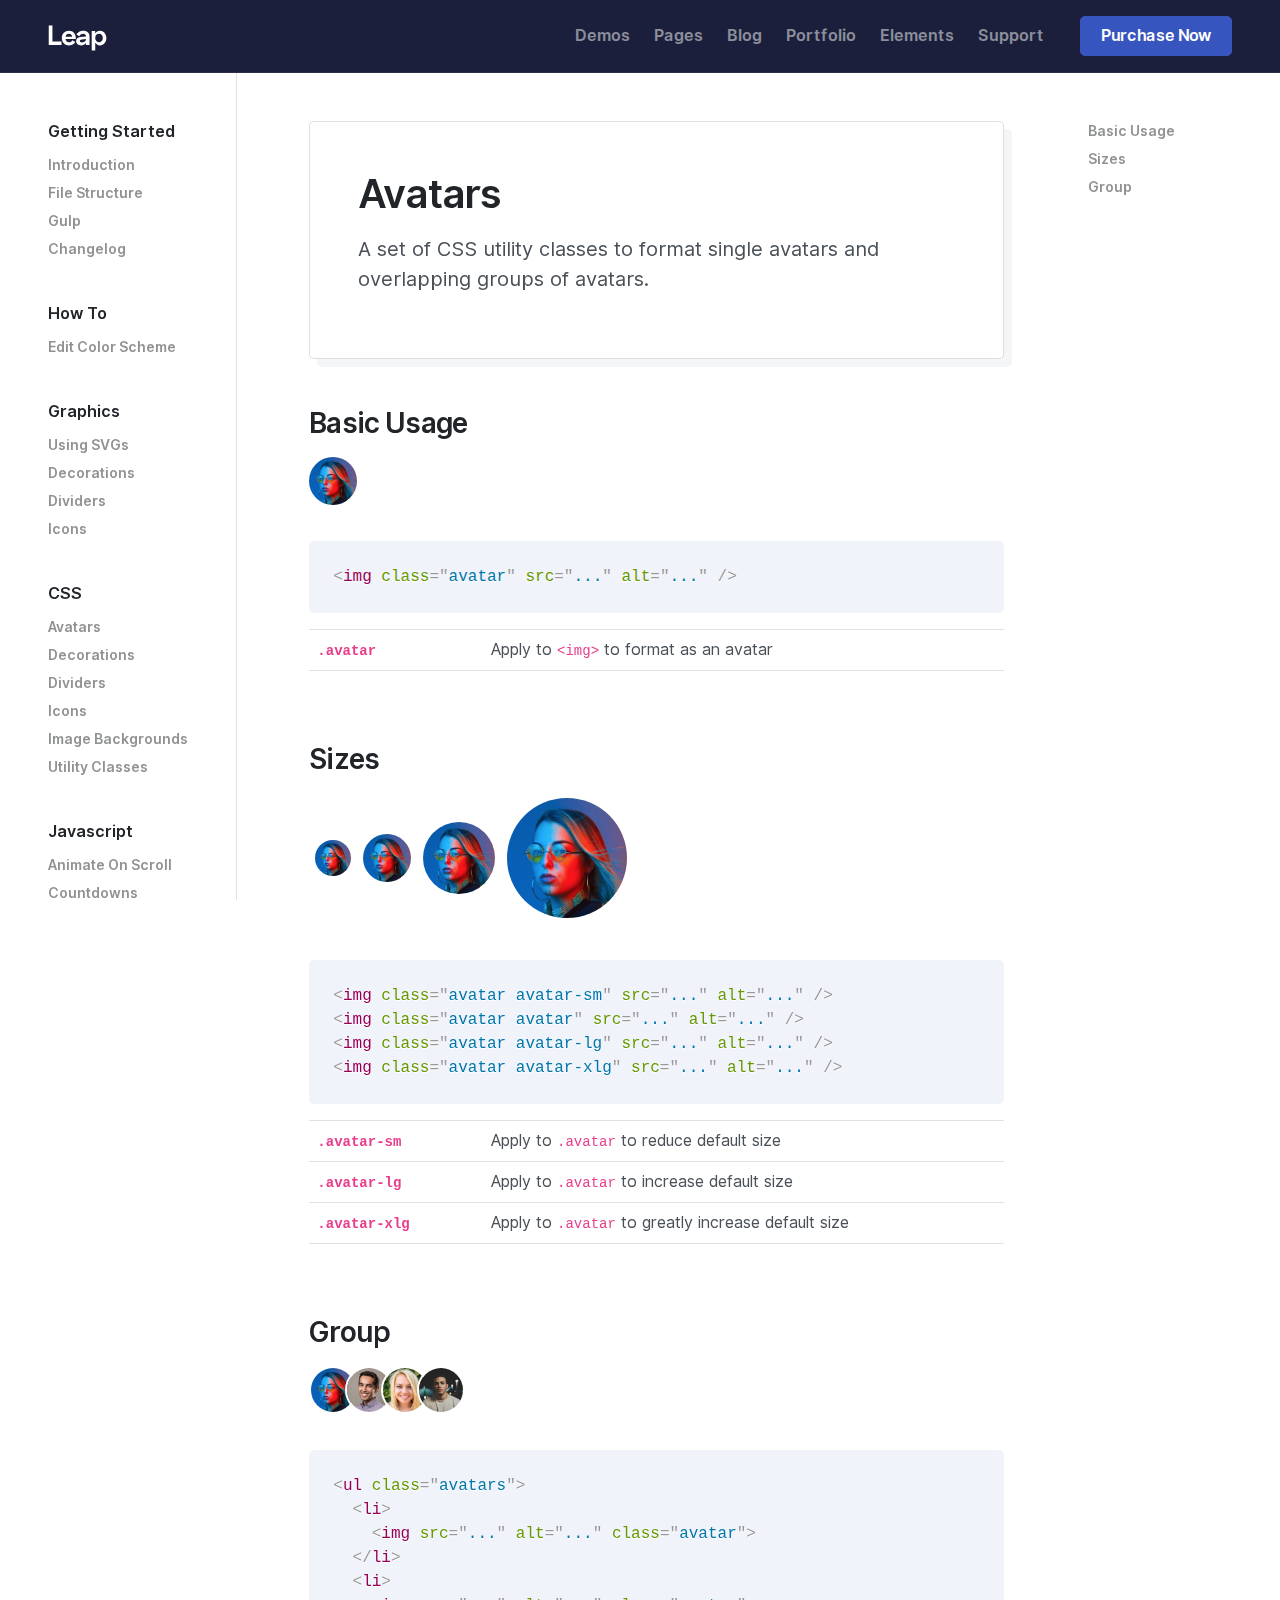
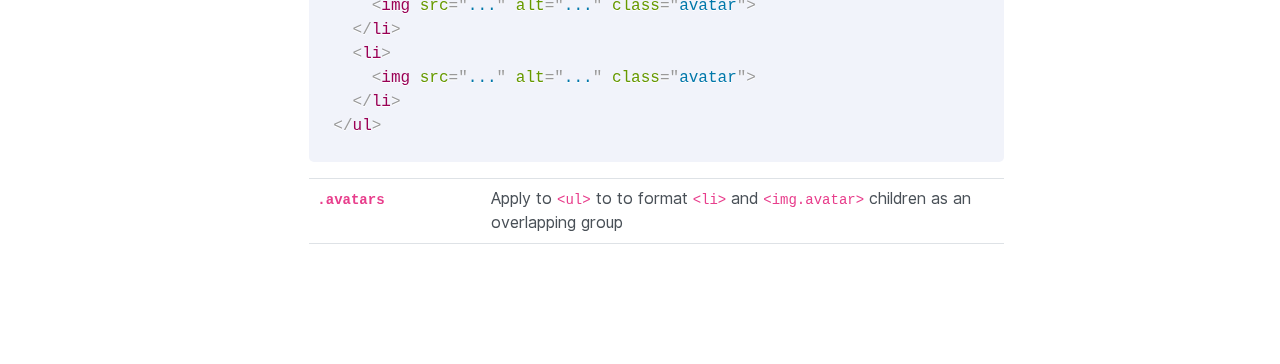
<file: English Website/pages/documentation/css-avatars.html>
<!doctype html>
<html lang="en">

  <head>
    <meta charset="utf-8">
    <title>Leap Bootstrap Theme and HTML Template</title>
    <meta name="viewport" content="width=device-width, initial-scale=1.0">
    <meta name="description" content="A corporate Bootstrap theme by Medium Rare">
    <link href="../assets/css/loaders/loader-typing.css" rel="stylesheet" type="text/css" media="all" />
    <link href="../assets/css/theme.css" rel="stylesheet" type="text/css" media="all" />
    <link rel="preload" as="font" href="../assets/fonts/Inter-UI-upright.var.woff2" type="font/woff2" crossorigin="anonymous">
    <link rel="preload" as="font" href="../assets/fonts/Inter-UI.var.woff2" type="font/woff2" crossorigin="anonymous">
  </head>

  <body data-smooth-scroll-offset="120">
    <div class="loader">
      <div class="loading-animation"></div>
    </div>

    <div class="navbar-container ">
      <nav class="navbar navbar-expand-lg navbar-dark bg-primary-3" data-sticky="top">
        <div class="container-fluid">
          <a class="navbar-brand fade-page" href="../index.html">
            <img src="../assets/img/logo-white.svg" alt="Leap">
          </a>
          <button class="navbar-toggler" type="button" data-toggle="collapse" data-target=".navbar-collapse" aria-expanded="false" aria-label="Toggle navigation">
            <img class="icon navbar-toggler-open" src="../assets/img/icons/interface/menu.svg" alt="menu interface icon" data-inject-svg />
            <img class="icon navbar-toggler-close" src="../assets/img/icons/interface/cross.svg" alt="cross interface icon" data-inject-svg />
          </button>
          <div class="collapse navbar-collapse justify-content-end">
            <div class="py-2 py-lg-0">
              <ul class="navbar-nav">
                <li class="nav-item dropdown">
                  <a href="#" class="nav-link dropdown-toggle" data-toggle="dropdown-grid" aria-expanded="false" aria-haspopup="true">Demos</a>
                  <div class="dropdown-menu row">
                    <div class="col-auto" data-dropdown-content>
                      <div class="dropdown-grid-menu"><a href="../home-course.html" class="dropdown-item fade-page">Course</a><a href="../home-coworking.html" class="dropdown-item fade-page">Coworking<span class="badge badge-primary ml-2">New</span></a><a href="../home-cryptocurrency.html"
                        class="dropdown-item fade-page">Cryptocurrency</a><a href="../home-desktop-app.html" class="dropdown-item fade-page">Desktop App</a><a href="../home-event.html" class="dropdown-item fade-page">Event</a><a href="../home-mobile-app.html"
                        class="dropdown-item fade-page">Mobile App</a><a href="../home-portfolio.html" class="dropdown-item fade-page">Portfolio</a><a href="../home-saas.html" class="dropdown-item fade-page">SaaS</a><a href="../home-saas-trend.html" class="dropdown-item fade-page">SaaS - Trend</a>
                        <a
                        href="../home-software-library.html" class="dropdown-item fade-page">Software Library</a>
                      </div>
                    </div>
                  </div>
                </li>
                <li class="nav-item dropdown">
                  <a href="#" class="nav-link dropdown-toggle" data-toggle="dropdown-grid" aria-expanded="false" aria-haspopup="true">Pages</a>
                  <div class="dropdown-menu row">
                    <div class="col-auto" data-dropdown-content>
                      <div class="dropdown-grid-menu"><a href="../about-company.html" class="dropdown-item fade-page">About Company</a>
                        <div class="dropdown">
                          <a href="#" class="dropdown-item dropdown-toggle" data-toggle="dropdown-grid" aria-expanded="false" aria-haspopup="true">
                            <span>Careers</span>
                            <img class="icon bg-dark opacity-20" src="../assets/img/icons/interface/arrow-caret.svg" alt="arrow-caret interface icon" data-inject-svg />
                          </a>
                          <div class="dropdown-menu row">
                            <div class="col-auto" data-dropdown-content>
                              <div class="dropdown-grid-menu"><a href="../careers.html" class="dropdown-item fade-page">Careers</a><a href="../career-single.html" class="dropdown-item fade-page">Career Single</a>
                              </div>
                            </div>
                          </div>
                        </div>
                        <div class="dropdown">
                          <a href="#" class="dropdown-item dropdown-toggle" data-toggle="dropdown-grid" aria-expanded="false" aria-haspopup="true">
                            <span>Contact</span>
                            <img class="icon bg-dark opacity-20" src="../assets/img/icons/interface/arrow-caret.svg" alt="arrow-caret interface icon" data-inject-svg />
                          </a>
                          <div class="dropdown-menu row">
                            <div class="col-auto" data-dropdown-content>
                              <div class="dropdown-grid-menu"><a href="../contact.html" class="dropdown-item fade-page">Contact</a><a href="../contact-multiple-locations.html" class="dropdown-item fade-page">Contact - Multiple Locations</a>
                              </div>
                            </div>
                          </div>
                        </div>
                        <div class="dropdown">
                          <a href="#" class="dropdown-item dropdown-toggle" data-toggle="dropdown-grid" aria-expanded="false" aria-haspopup="true">
                            <span>Customers</span>
                            <img class="icon bg-dark opacity-20" src="../assets/img/icons/interface/arrow-caret.svg" alt="arrow-caret interface icon" data-inject-svg />
                          </a>
                          <div class="dropdown-menu row">
                            <div class="col-auto" data-dropdown-content>
                              <div class="dropdown-grid-menu"><a href="../customer-stories.html" class="dropdown-item fade-page">Customer Stories</a><a href="../customer-story.html" class="dropdown-item fade-page">Customer Story</a>
                              </div>
                            </div>
                          </div>
                        </div>
                        <div class="dropdown">
                          <a href="#" class="dropdown-item dropdown-toggle" data-toggle="dropdown-grid" aria-expanded="false" aria-haspopup="true">
                            <span>Knowledgebase</span>
                            <img class="icon bg-dark opacity-20" src="../assets/img/icons/interface/arrow-caret.svg" alt="arrow-caret interface icon" data-inject-svg />
                          </a>
                          <div class="dropdown-menu row">
                            <div class="col-auto" data-dropdown-content>
                              <div class="dropdown-grid-menu"><a href="../knowledgebase.html" class="dropdown-item fade-page">Knowledgebase</a><a href="../knowledgebase-category.html" class="dropdown-item fade-page">Knowledgebase Category</a><a href="../knowledgebase-article.html" class="dropdown-item fade-page">Knowledgebase Article</a>
                              </div>
                            </div>
                          </div>
                        </div>
                        <div class="dropdown">
                          <a href="#" class="dropdown-item dropdown-toggle" data-toggle="dropdown-grid" aria-expanded="false" aria-haspopup="true">
                            <span>Pricing</span>
                            <img class="icon bg-dark opacity-20" src="../assets/img/icons/interface/arrow-caret.svg" alt="arrow-caret interface icon" data-inject-svg />
                          </a>
                          <div class="dropdown-menu row">
                            <div class="col-auto" data-dropdown-content>
                              <div class="dropdown-grid-menu"><a href="../pricing-plans.html" class="dropdown-item fade-page">Pricing Plans</a><a href="../pricing-plans-table.html" class="dropdown-item fade-page">Pricing Plans Table</a><a href="../pricing-slider.html" class="dropdown-item fade-page">Pricing Slider</a>
                              </div>
                            </div>
                          </div>
                        </div>
                        <div class="dropdown">
                          <a href="#" class="dropdown-item dropdown-toggle" data-toggle="dropdown-grid" aria-expanded="false" aria-haspopup="true">
                            <span>Utility</span>
                            <img class="icon bg-dark opacity-20" src="../assets/img/icons/interface/arrow-caret.svg" alt="arrow-caret interface icon" data-inject-svg />
                          </a>
                          <div class="dropdown-menu row">
                            <div class="col-auto" data-dropdown-content>
                              <div class="dropdown-grid-menu"><a href="../404.html" class="dropdown-item fade-page">404</a><a href="../utility-coming-soon-subscribe.html" class="dropdown-item fade-page">Coming Soon - Subscribe</a><a href="../utility-coming-soon.html" class="dropdown-item fade-page">Coming Soon</a>
                                <a
                                href="../utility-confirmation-download.html" class="dropdown-item fade-page">Confirmation - Download</a><a href="../utility-confirmation-subscription.html" class="dropdown-item fade-page">Confirmation - Subscription</a><a href="../utility-legal.html" class="dropdown-item fade-page">Legal</a>
                              </div>
                            </div>
                          </div>
                        </div>
                        <div class="dropdown">
                          <a href="#" class="dropdown-item dropdown-toggle" data-toggle="dropdown-grid" aria-expanded="false" aria-haspopup="true">
                            <span>Account</span>
                            <img class="icon bg-dark opacity-20" src="../assets/img/icons/interface/arrow-caret.svg" alt="arrow-caret interface icon" data-inject-svg />
                          </a>
                          <div class="dropdown-menu row">
                            <div class="col-auto" data-dropdown-content>
                              <div class="dropdown-grid-menu"><a href="../account-onboarding.html" class="dropdown-item fade-page">Onboarding</a><a href="../account-sign-in.html" class="dropdown-item fade-page">Sign In</a><a href="../account-sign-up.html" class="dropdown-item fade-page">Sign Up</a>
                                <a
                                href="../account-sign-up-image.html" class="dropdown-item fade-page">Sign Up Image</a><a href="../account-forgot-password.html" class="dropdown-item fade-page">Forgot Password</a>
                              </div>
                            </div>
                          </div>
                        </div>
                      </div>
                    </div>
                  </div>
                </li>
                <li class="nav-item dropdown">
                  <a href="#" class="nav-link dropdown-toggle" data-toggle="dropdown-grid" aria-expanded="false" aria-haspopup="true">Blog</a>
                  <div class="dropdown-menu row">
                    <div class="col-auto" data-dropdown-content>
                      <div class="dropdown-grid-menu">
                        <div class="dropdown">
                          <a href="#" class="dropdown-item dropdown-toggle" data-toggle="dropdown-grid" aria-expanded="false" aria-haspopup="true">
                            <span>Blog Layouts</span>
                            <img class="icon bg-dark opacity-20" src="../assets/img/icons/interface/arrow-caret.svg" alt="arrow-caret interface icon" data-inject-svg />
                          </a>
                          <div class="dropdown-menu row">
                            <div class="col-auto" data-dropdown-content>
                              <div class="dropdown-grid-menu"><a href="../blog-cards.html" class="dropdown-item fade-page">Blog Cards</a><a href="../blog-masonry.html" class="dropdown-item fade-page">Blog Masonry</a><a href="../blog-sidebar.html" class="dropdown-item fade-page">Blog Sidebar</a>
                                <a
                                href="../blog-magazine.html" class="dropdown-item fade-page">Blog Magazine</a>
                              </div>
                            </div>
                          </div>
                        </div>
                        <div class="dropdown">
                          <a href="#" class="dropdown-item dropdown-toggle" data-toggle="dropdown-grid" aria-expanded="false" aria-haspopup="true">
                            <span>Article Layouts</span>
                            <img class="icon bg-dark opacity-20" src="../assets/img/icons/interface/arrow-caret.svg" alt="arrow-caret interface icon" data-inject-svg />
                          </a>
                          <div class="dropdown-menu row">
                            <div class="col-auto" data-dropdown-content>
                              <div class="dropdown-grid-menu"><a href="../blog-article.html" class="dropdown-item fade-page">Article Basic</a><a href="../blog-article-video.html" class="dropdown-item fade-page">Article Video</a><a href="../blog-article-image-header.html" class="dropdown-item fade-page">Article Image Header</a>
                                <a
                                href="../blog-article-image-header-parallax.html" class="dropdown-item fade-page">Article Image Parallax</a>
                              </div>
                            </div>
                          </div>
                        </div>
                      </div>
                    </div>
                  </div>
                </li>
                <li class="nav-item dropdown">
                  <a href="#" class="nav-link dropdown-toggle" data-toggle="dropdown-grid" aria-expanded="false" aria-haspopup="true">Portfolio</a>
                  <div class="dropdown-menu row">
                    <div class="col-auto" data-dropdown-content>
                      <div class="dropdown-grid-menu">
                        <div class="dropdown">
                          <a href="#" class="dropdown-item dropdown-toggle" data-toggle="dropdown-grid" aria-expanded="false" aria-haspopup="true">
                            <span>Grid Layouts</span>
                            <img class="icon bg-dark opacity-20" src="../assets/img/icons/interface/arrow-caret.svg" alt="arrow-caret interface icon" data-inject-svg />
                          </a>
                          <div class="dropdown-menu row">
                            <div class="col-auto" data-dropdown-content>
                              <div class="dropdown-grid-menu"><a href="../portfolio-2-columns.html" class="dropdown-item fade-page">2 Columns</a><a href="../portfolio-3-columns.html" class="dropdown-item fade-page">3 Columns</a><a href="../portfolio-4-columns.html" class="dropdown-item fade-page">4 Columns</a>
                              </div>
                            </div>
                          </div>
                        </div>
                        <div class="dropdown">
                          <a href="#" class="dropdown-item dropdown-toggle" data-toggle="dropdown-grid" aria-expanded="false" aria-haspopup="true">
                            <span>Project Layouts</span>
                            <img class="icon bg-dark opacity-20" src="../assets/img/icons/interface/arrow-caret.svg" alt="arrow-caret interface icon" data-inject-svg />
                          </a>
                          <div class="dropdown-menu row">
                            <div class="col-auto" data-dropdown-content>
                              <div class="dropdown-grid-menu"><a href="../portfolio-case-study.html" class="dropdown-item fade-page">Case Study</a><a href="../portfolio-single-sidebar.html" class="dropdown-item fade-page">Sidebar</a><a href="../portfolio-single-slider.html" class="dropdown-item fade-page">Slider</a>
                                <a
                                href="../portfolio-single-parallax.html" class="dropdown-item fade-page">Parallax</a>
                              </div>
                            </div>
                          </div>
                        </div>
                      </div>
                    </div>
                  </div>
                </li>
                <li class="nav-item dropdown">
                  <a href="#" class="nav-link dropdown-toggle" data-toggle="dropdown-grid" aria-expanded="false" aria-haspopup="true">Elements</a>
                  <div class="dropdown-menu bg-primary-3 text-light border-bottom">
                    <div class="container py-4" data-dropdown-content>
                      <div class="row">
                        <div class="col-lg col-md-4 mb-3 mb-lg-0">
                          <h5>Base</h5>
                          <div><a class="dropdown-item fade-page" href="../elements-grid.html">Grid</a><a class="dropdown-item fade-page" href="../elements-forms.html">Forms</a><a class="dropdown-item fade-page" href="../elements-tables.html">Tables</a>
                            <a
                            class="dropdown-item fade-page" href="../elements-typography.html">Typography</a>
                          </div>
                        </div>
                        <div class="col-lg col-md-4 mb-3 mb-lg-0">
                          <h5>General</h5>
                          <div><a class="dropdown-item fade-page" href="../elements-alerts.html">Alerts</a><a class="dropdown-item fade-page" href="../elements-avatars.html">Avatars</a><a class="dropdown-item fade-page" href="../elements-badges.html">Badges</a>
                            <a
                            class="dropdown-item fade-page" href="../elements-breadcrumbs.html">Breadcrumbs</a><a class="dropdown-item fade-page" href="../elements-buttons.html">Buttons</a><a class="dropdown-item fade-page" href="../elements-cards.html">Cards</a><a class="dropdown-item fade-page" href="../elements-dropdowns-bootstrap.html">Dropdowns Bootstrap</a>
                              <a
                              class="dropdown-item fade-page" href="../elements-dropdowns-grid.html">Dropdowns Grid</a><a class="dropdown-item fade-page" href="../elements-footers.html">Footers</a><a class="dropdown-item fade-page" href="../elements-navbars.html">Navigation</a><a class="dropdown-item fade-page" href="../elements-tooltips.html">Tooltips</a>
                                <a
                                class="dropdown-item fade-page" href="../elements-toasts.html">Toasts</a><a class="dropdown-item fade-page" href="../elements-widgets.html">Widgets</a>
                          </div>
                        </div>
                        <div class="col-lg col-md-4 mb-3 mb-lg-0">
                          <h5>Graphic</h5>
                          <div><a class="dropdown-item fade-page" href="../elements-decorations.html">Decorations</a><a class="dropdown-item fade-page" href="../elements-dividers.html">Dividers</a><a class="dropdown-item fade-page" href="../elements-icons.html">Icons</a>
                            <a
                            class="dropdown-item fade-page" href="../elements-icons-reference.html">Icons Reference</a><a class="dropdown-item fade-page" href="../elements-processes.html">Processes</a><a class="dropdown-item fade-page" href="../elements-progress.html">Progress</a><a class="dropdown-item fade-page" href="../elements-pricing.html">Pricing</a>
                          </div>
                        </div>
                        <div class="col-lg col-md-4 mb-3 mb-lg-0">
                          <h5>Media</h5>
                          <div><a class="dropdown-item fade-page" href="../elements-fancybox.html">Fancybox</a><a class="dropdown-item fade-page" href="../elements-isotope.html">Isotope</a><a class="dropdown-item fade-page" href="../elements-maps.html">Maps</a>
                            <a
                            class="dropdown-item fade-page" href="../elements-flickity.html">Slider Flickity</a><a class="dropdown-item fade-page" href="../elements-twitter.html">Twitter Feeds</a><a class="dropdown-item fade-page" href="../elements-video-players.html">Video Players</a><a class="dropdown-item fade-page"
                              href="../elements-video-backgrounds.html">Video Backgrounds</a>
                          </div>
                        </div>
                        <div class="col-lg col-md-4 mb-3 mb-lg-0">
                          <h5>Interactive</h5>
                          <div><a class="dropdown-item fade-page" href="../elements-animations.html">Animations</a><a class="dropdown-item fade-page" href="../elements-accordions.html">Accordion</a><a class="dropdown-item fade-page" href="../elements-counters.html">Counters</a>
                            <a
                            class="dropdown-item fade-page" href="../elements-countdown.html">Countdown</a><a class="dropdown-item fade-page" href="../elements-date-picker.html">Date Picker</a><a class="dropdown-item fade-page" href="../elements-modals.html">Modals</a><a class="dropdown-item fade-page" href="../elements-navs.html">Tabs (Nav)</a>
                              <a
                              class="dropdown-item fade-page" href="../elements-typed-text.html">Typed Text</a><a class="dropdown-item fade-page" href="../elements-parallax.html">Parallax</a><a class="dropdown-item fade-page" href="../elements-popovers.html">Popovers</a><a class="dropdown-item fade-page" href="../elements-wizards.html">Wizards</a>
                          </div>
                        </div>
                      </div>
                    </div>
                  </div>
                </li>
                <li class="nav-item dropdown">
                  <a href="#" class="nav-link dropdown-toggle" data-toggle="dropdown-grid" aria-expanded="false" aria-haspopup="true">Support</a>
                  <div class="dropdown-menu row">
                    <div class="col-auto px-0" data-dropdown-content>
                      <div class="bg-white rounded border shadow-lg o-hidden">
                        <div class="p-3">
                          <h6 class="mb-0">Product Support</h6>
                        </div>
                        <div class="list-group list-group-flush">
                          <a href="../documentation/index.html" target="_blank" class="list-group-item list-group-item-action d-flex align-items-center p-3">
                            <img class="icon icon-md" src="../assets/img/icons/theme/files/selected-file.svg" alt="selected-file icon" data-inject-svg />
                            <div class="text-body ml-3">
                              <span>Documentation</span>
                              <div class="text-small text-muted">Get all the information you need</div>
                            </div>
                          </a>
                          <a href="https://themes.zendesk.com/hc/en-us/articles/360000006291-How-do-I-get-help-with-the-theme-I-purchased-" target="_blank" class="list-group-item list-group-item-action d-flex align-items-center p-3">
                            <img class="icon icon-md" src="../assets/img/icons/theme/communication/chat-4.svg" alt="chat-4 icon" data-inject-svg />
                            <div class="text-body ml-3">
                              <span>Looking for answers?</span>
                              <div class="text-small text-muted">Get support</div>
                            </div>
                          </a>
                        </div>
                      </div>
                    </div>
                  </div>
                </li>
              </ul>
            </div><a href="#" class="btn btn-primary ml-lg-3">Purchase Now</a>

          </div>
        </div>
      </nav>
    </div>

    <button class="btn btn-lg btn-primary btn-block rounded-0 d-md-none" type="button" data-toggle="collapse" data-target="#docs-index" aria-expanded="false" aria-controls="docs-index">
      <img class="icon" src="../assets/img/icons/interface/menu.svg" alt="menu interface icon" data-inject-svg />
      <span>Toggle Docs Index</span>
    </button>
    <section class="container-fluid py-0">
      <div class="row">
        <div class="col-12 col-md-3 col-lg-2 border-right pt-3 pt-md-5 docs-sidebar">
          <div id="docs-index" class="collapse">

            <div class="mb-3 mb-md-4">
              <h6 class="mb-2">Getting Started</h6>
              <ul class="nav flex-column">

                <li class="nav-item">
                  <a href="index.html" class="nav-link text-small">Introduction </a>

                </li>

                <li class="nav-item">
                  <a href="file-structure.html" class="nav-link text-small">File Structure </a>

                </li>

                <li class="nav-item">
                  <a href="gulp.html" class="nav-link text-small">Gulp </a>

                </li>

                <li class="nav-item">
                  <a href="changelog.html" class="nav-link text-small">Changelog </a>

                </li>

              </ul>
            </div>

            <div class="mb-3 mb-md-4">
              <h6 class="mb-2">How To</h6>
              <ul class="nav flex-column">

                <li class="nav-item">
                  <a href="how-to-edit-color-scheme.html" class="nav-link text-small">Edit Color Scheme </a>

                </li>

              </ul>
            </div>

            <div class="mb-3 mb-md-4">
              <h6 class="mb-2">Graphics</h6>
              <ul class="nav flex-column">

                <li class="nav-item">
                  <a href="graphics-svg.html" class="nav-link text-small">Using SVGs </a>

                </li>

                <li class="nav-item">
                  <a href="graphics-decorations.html" class="nav-link text-small">Decorations </a>

                </li>

                <li class="nav-item">
                  <a href="graphics-dividers.html" class="nav-link text-small">Dividers </a>

                </li>

                <li class="nav-item">
                  <a href="graphics-icons.html" class="nav-link text-small">Icons </a>

                </li>

              </ul>
            </div>

            <div class="mb-3 mb-md-4">
              <h6 class="mb-2">CSS</h6>
              <ul class="nav flex-column">

                <li class="nav-item">
                  <a href="css-avatars.html" class="nav-link text-small">Avatars </a>

                </li>

                <li class="nav-item">
                  <a href="css-decorations.html" class="nav-link text-small">Decorations </a>

                </li>

                <li class="nav-item">
                  <a href="css-dividers.html" class="nav-link text-small">Dividers </a>

                </li>

                <li class="nav-item">
                  <a href="css-icons.html" class="nav-link text-small">Icons </a>

                </li>

                <li class="nav-item">
                  <a href="css-image-backgrounds.html" class="nav-link text-small">Image Backgrounds </a>

                </li>

                <li class="nav-item">
                  <a href="css-utility-classes.html" class="nav-link text-small">Utility Classes </a>

                </li>

              </ul>
            </div>

            <div class="mb-3 mb-md-4">
              <h6 class="mb-2">Javascript</h6>
              <ul class="nav flex-column">

                <li class="nav-item">
                  <a href="js-aos.html" class="nav-link text-small">Animate On Scroll </a>

                </li>

                <li class="nav-item">
                  <a href="js-countdown.html" class="nav-link text-small">Countdowns </a>

                </li>

                <li class="nav-item">
                  <a href="js-countup.html" class="nav-link text-small">Counters </a>

                </li>

                <li class="nav-item">
                  <a href="js-prism.html" class="nav-link text-small">Code Highlighting </a>

                </li>

                <li class="nav-item">
                  <a href="js-dropdown-grid.html" class="nav-link text-small">Dropdowns (Grid) </a>

                </li>

                <li class="nav-item">
                  <a href="js-fancybox.html" class="nav-link text-small">Fancybox (Lightbox) </a>

                </li>

                <li class="nav-item">
                  <a href="js-flatpickr.html" class="nav-link text-small">Flatpickr </a>

                </li>

                <li class="nav-item">
                  <a href="js-flickity.html" class="nav-link text-small">Flickity (Slider) </a>

                </li>

                <li class="nav-item">
                  <a href="#forms-collapse" class="nav-link text-small" data-toggle="collapse" role="button" aria-expanded="false" aria-controls="forms-collapse">Forms <img class="bg-dark icon" src="../assets/img/icons/interface/arrow-caret.svg" alt="arrow-caret interface icon" data-inject-svg /></a>

                  <ul class="nav flex-column collapse pl-3" id="forms-collapse">

                    <li class="nav-item">
                      <a href="js-form-email.html" class="nav-link text-small">Client Side</a>
                    </li>

                    <li class="nav-item">
                      <a href="js-form-swiftmailer.html" class="nav-link text-small">Send to Email</a>
                    </li>

                    <li class="nav-item">
                      <a href="js-form-mailchimp.html" class="nav-link text-small">Send to MailChimp</a>
                    </li>

                    <li class="nav-item">
                      <a href="js-recaptcha-v2.html" class="nav-link text-small">reCAPTCHA</a>
                    </li>

                  </ul>

                </li>

                <li class="nav-item">
                  <a href="js-maps.html" class="nav-link text-small">Google Maps </a>

                </li>

                <li class="nav-item">
                  <a href="js-isotope.html" class="nav-link text-small">Isotope (Masonry Layout) </a>

                </li>

                <li class="nav-item">
                  <a href="#navs-bars-collapse" class="nav-link text-small" data-toggle="collapse" role="button" aria-expanded="false" aria-controls="navs-bars-collapse">Navs Bars <img class="bg-dark icon" src="../assets/img/icons/interface/arrow-caret.svg" alt="arrow-caret interface icon" data-inject-svg /></a>

                  <ul class="nav flex-column collapse pl-3" id="navs-bars-collapse">

                    <li class="nav-item">
                      <a href="js-overlay-nav.html" class="nav-link text-small">Overlay</a>
                    </li>

                    <li class="nav-item">
                      <a href="js-sticky.html" class="nav-link text-small">Sticky</a>
                    </li>

                  </ul>

                </li>

                <li class="nav-item">
                  <a href="js-jarallax.html" class="nav-link text-small">Parallax </a>

                </li>

                <li class="nav-item">
                  <a href="js-loading-animations.html" class="nav-link text-small">Page Load Animations </a>

                </li>

                <li class="nav-item">
                  <a href="js-fade-page.html" class="nav-link text-small">Page Transitions </a>

                </li>

                <li class="nav-item">
                  <a href="js-ion-rangeslider.html" class="nav-link text-small">Range Sliders </a>

                </li>

                <li class="nav-item">
                  <a href="js-reading-position.html" class="nav-link text-small">Scroll Progress Bar </a>

                </li>

                <li class="nav-item">
                  <a href="js-smooth-scroll.html" class="nav-link text-small">Smooth Scroll </a>

                </li>

                <li class="nav-item">
                  <a href="js-svg-injector.html" class="nav-link text-small">SVGInjector </a>

                </li>

                <li class="nav-item">
                  <a href="js-twitter-fetcher.html" class="nav-link text-small">Twitter Feeds </a>

                </li>

                <li class="nav-item">
                  <a href="js-typed-text.html" class="nav-link text-small">Typed Text </a>

                </li>

                <li class="nav-item">
                  <a href="js-plyr.html" class="nav-link text-small">Video Players </a>

                </li>

                <li class="nav-item">
                  <a href="js-wizard.html" class="nav-link text-small">Wizards </a>

                </li>

              </ul>
            </div>

            <div class="mb-3 mb-md-4">
              <h6 class="mb-2">PHP</h6>
              <ul class="nav flex-column">

                <li class="nav-item">
                  <a href="php-mailchimp.html" class="nav-link text-small">Mailchimp Form Handler </a>

                </li>

                <li class="nav-item">
                  <a href="php-swiftmailer.html" class="nav-link text-small">Email Form Handler </a>

                </li>

              </ul>
            </div>

            <div class="mb-3 mb-md-4">
              <h6 class="mb-2">Bootstrap</h6>
              <ul class="nav flex-column">

                <li class="nav-item">
                  <a href="http://getbootstrap.com/docs/4.3/components/alerts/" class="nav-link text-small" target="_blank">Alerts </a>

                </li>

                <li class="nav-item">
                  <a href="http://getbootstrap.com/docs/4.3/components/badge/" class="nav-link text-small" target="_blank">Badges </a>

                </li>

                <li class="nav-item">
                  <a href="http://getbootstrap.com/docs/4.3/components/breadcrumb/" class="nav-link text-small" target="_blank">Breadcrumbs </a>

                </li>

                <li class="nav-item">
                  <a href="http://getbootstrap.com/docs/4.3/components/buttons/" class="nav-link text-small" target="_blank">Buttons </a>

                </li>

                <li class="nav-item">
                  <a href="http://getbootstrap.com/docs/4.3/components/card/" class="nav-link text-small" target="_blank">Cards </a>

                </li>

                <li class="nav-item">
                  <a href="http://getbootstrap.com/docs/4.3/components/dropdowns/" class="nav-link text-small" target="_blank">Dropdowns </a>

                </li>

                <li class="nav-item">
                  <a href="http://getbootstrap.com/docs/4.3/components/forms/" class="nav-link text-small" target="_blank">Forms </a>

                </li>

                <li class="nav-item">
                  <a href="http://getbootstrap.com/docs/4.3/layout/grid/" class="nav-link text-small" target="_blank">Grid System </a>

                </li>

                <li class="nav-item">
                  <a href="http://getbootstrap.com/docs/4.3/components/modal/" class="nav-link text-small" target="_blank">Modals </a>

                </li>

                <li class="nav-item">
                  <a href="http://getbootstrap.com/docs/4.3/components/navbar/" class="nav-link text-small" target="_blank">Navbars </a>

                </li>

                <li class="nav-item">
                  <a href="http://getbootstrap.com/docs/4.3/components/navs/" class="nav-link text-small" target="_blank">Navs </a>

                </li>

                <li class="nav-item">
                  <a href="http://getbootstrap.com/docs/4.3/components/popovers/" class="nav-link text-small" target="_blank">Popovers </a>

                </li>

                <li class="nav-item">
                  <a href="http://getbootstrap.com/docs/4.3/components/progress/" class="nav-link text-small" target="_blank">Progress </a>

                </li>

                <li class="nav-item">
                  <a href="http://getbootstrap.com/docs/4.3/content/tables/" class="nav-link text-small" target="_blank">Tables </a>

                </li>

                <li class="nav-item">
                  <a href="http://getbootstrap.com/docs/4.3/components/toasts/" class="nav-link text-small" target="_blank">Toasts </a>

                </li>

                <li class="nav-item">
                  <a href="http://getbootstrap.com/docs/4.3/components/tooltips/" class="nav-link text-small" target="_blank">Tooltips </a>

                </li>

                <li class="nav-item">
                  <a href="http://getbootstrap.com/docs/4.3/content/typography/" class="nav-link text-small" target="_blank">Typography </a>

                </li>

              </ul>
            </div>

          </div>
        </div>
        <div class="col-md-9 col-lg-10">
          <div class="row">
            <div class="col-xl-10 col-lg-9 px-xl-6 px-lg-4 px-md-3 py-md-5">
              <div class="card card-body card-lg shadow-3d rounded-sm mb-4 mb-md-5">
                <h1>Avatars</h1>
                <div class="lead">
                  <p>A set of CSS utility classes to format single avatars and overlapping groups of avatars.</p>
                </div>
              </div>

              <article id="basic-usage" class="mb-4 mb-md-6">
                <h3> <p>Basic Usage</p>
 </h3>
                <div class="mb-4">
                  <img src="../assets/img/avatars/female-4.jpg" alt="Avatar" class="avatar">
                </div>
                <div>
                  <pre><code class="language-html">&lt;img class=&quot;avatar&quot; src=&quot;...&quot; alt=&quot;...&quot; /&gt;</code></pre>

                </div>

                <dl class="row docs-dl">
                  <dt class="col-3"><code>.avatar</code>
                  </dt>
                  <dd class="col-9">
                    <p>Apply to <code>&lt;img&gt;</code> to format as an avatar</p>
                  </dd>
                </dl>
              </article>

              <article id="sizes" class="mb-4 mb-md-6">
                <h3> <p>Sizes</p>
 </h3>
                <div class="mb-4">
                  <div class="d-flex align-items-center flex-wrap">
                    <img src="../assets/img/avatars/female-4.jpg" alt="Avatar" class="avatar avatar-sm m-1">
                    <img src="../assets/img/avatars/female-4.jpg" alt="Avatar" class="avatar m-1">
                    <img src="../assets/img/avatars/female-4.jpg" alt="Avatar" class="avatar avatar-lg m-1">
                    <img src="../assets/img/avatars/female-4.jpg" alt="Avatar" class="avatar avatar-xlg m-1">
                  </div>
                </div>
                <div>
                  <pre><code class="language-html">&lt;img class=&quot;avatar avatar-sm&quot; src=&quot;...&quot; alt=&quot;...&quot; /&gt;
&lt;img class=&quot;avatar avatar&quot; src=&quot;...&quot; alt=&quot;...&quot; /&gt;
&lt;img class=&quot;avatar avatar-lg&quot; src=&quot;...&quot; alt=&quot;...&quot; /&gt;
&lt;img class=&quot;avatar avatar-xlg&quot; src=&quot;...&quot; alt=&quot;...&quot; /&gt;</code></pre>

                </div>

                <dl class="row docs-dl">
                  <dt class="col-3"><code>.avatar-sm</code>
                  </dt>
                  <dd class="col-9">
                    <p>Apply to <code>.avatar</code> to reduce default size</p>
                  </dd>
                  <dt class="col-3"><code>.avatar-lg</code>
                  </dt>
                  <dd class="col-9">
                    <p>Apply to <code>.avatar</code> to increase default size</p>
                  </dd>
                  <dt class="col-3"><code>.avatar-xlg</code>
                  </dt>
                  <dd class="col-9">
                    <p>Apply to <code>.avatar</code> to greatly increase default size</p>
                  </dd>
                </dl>
              </article>

              <article id="group" class="mb-4 mb-md-6">
                <h3> <p>Group</p>
 </h3>
                <div class="mb-4">
                  <ul class="avatars">
                    <li>
                      <img src="../assets/img/avatars/female-4.jpg" alt="Avatar" class="avatar">
                    </li>
                    <li>
                      <img src="../assets/img/avatars/male-2.jpg" alt="Avatar" class="avatar">
                    </li>
                    <li>
                      <img src="../assets/img/avatars/female-3.jpg" alt="Avatar" class="avatar">
                    </li>
                    <li>
                      <img src="../assets/img/avatars/male-4.jpg" alt="Avatar" class="avatar">
                    </li>
                  </ul>
                </div>
                <div>
                  <pre><code class="language-html">&lt;ul class=&quot;avatars&quot;&gt;
  &lt;li&gt;
    &lt;img src=&quot;...&quot; alt=&quot;...&quot; class=&quot;avatar&quot;&gt;
  &lt;/li&gt;
  &lt;li&gt;
    &lt;img src=&quot;...&quot; alt=&quot;...&quot; class=&quot;avatar&quot;&gt;
  &lt;/li&gt;
  &lt;li&gt;
    &lt;img src=&quot;...&quot; alt=&quot;...&quot; class=&quot;avatar&quot;&gt;
  &lt;/li&gt;
&lt;/ul&gt;</code></pre>

                </div>

                <dl class="row docs-dl">
                  <dt class="col-3"><code>.avatars</code>
                  </dt>
                  <dd class="col-9">
                    <p>Apply to <code>&lt;ul&gt;</code> to to format <code>&lt;li&gt;</code> and <code>&lt;img.avatar&gt;</code> children as an overlapping group</p>
                  </dd>
                </dl>
              </article>

            </div>
            <div class="col-xl-2 col-lg-3 d-none d-lg-block py-md-5 docs-sidebar">
              <ul class="nav flex-column">

                <li class="nav-item">
                  <a href="#basic-usage" class="nav-link text-small" data-smooth-scroll>Basic Usage</a>
                </li>

                <li class="nav-item">
                  <a href="#sizes" class="nav-link text-small" data-smooth-scroll>Sizes</a>
                </li>

                <li class="nav-item">
                  <a href="#group" class="nav-link text-small" data-smooth-scroll>Group</a>
                </li>

              </ul>
            </div>
          </div>

        </div>
      </div>
    </section>

    <!-- Required vendor scripts (Do not remove) -->
    <script type="text/javascript" src="../assets/js/jquery.min.js"></script>
    <script type="text/javascript" src="../assets/js/popper.min.js"></script>
    <script type="text/javascript" src="../assets/js/bootstrap.js"></script>

    <!-- Optional Vendor Scripts (Remove the plugin script here and comment initializer script out of index.js if site does not use that feature) -->

    <!-- AOS (Animate On Scroll - animates elements into view while scrolling down) -->
    <script type="text/javascript" src="../assets/js/aos.js"></script>
    <!-- Clipboard (copies content from browser into OS clipboard) -->
    <script type="text/javascript" src="../assets/js/clipboard.js"></script>
    <!-- Fancybox (handles image and video lightbox and galleries) -->
    <script type="text/javascript" src="../assets/js/jquery.fancybox.min.js"></script>
    <!-- Flatpickr (calendar/date/time picker UI) -->
    <script type="text/javascript" src="../assets/js/flatpickr.min.js"></script>
    <!-- Flickity (handles touch enabled carousels and sliders) -->
    <script type="text/javascript" src="../assets/js/flickity.pkgd.min.js"></script>
    <!-- Ion rangeSlider (flexible and pretty range slider elements) -->
    <script type="text/javascript" src="../assets/js/ion.rangeSlider.min.js"></script>
    <!-- Isotope (masonry layouts and filtering) -->
    <script type="text/javascript" src="../assets/js/isotope.pkgd.min.js"></script>
    <!-- jarallax (parallax effect and video backgrounds) -->
    <script type="text/javascript" src="../assets/js/jarallax.min.js"></script>
    <script type="text/javascript" src="../assets/js/jarallax-video.min.js"></script>
    <script type="text/javascript" src="../assets/js/jarallax-element.min.js"></script>
    <!-- jQuery Countdown (displays countdown text to a specified date) -->
    <script type="text/javascript" src="../assets/js/jquery.countdown.min.js"></script>
    <!-- jQuery smartWizard facilitates steppable wizard content -->
    <script type="text/javascript" src="../assets/js/jquery.smartWizard.min.js"></script>
    <!-- Plyr (unified player for Video, Audio, Vimeo and Youtube) -->
    <script type="text/javascript" src="../assets/js/plyr.polyfilled.min.js"></script>
    <!-- Prism (displays formatted code boxes) -->
    <script type="text/javascript" src="../assets/js/prism.js"></script>
    <!-- ScrollMonitor (manages events for elements scrolling in and out of view) -->
    <script type="text/javascript" src="../assets/js/scrollMonitor.js"></script>
    <!-- Smooth scroll (animation to links in-page)-->
    <script type="text/javascript" src="../assets/js/smooth-scroll.polyfills.min.js"></script>
    <!-- SVGInjector (replaces img tags with SVG code to allow easy inclusion of SVGs with the benefit of inheriting colors and styles)-->
    <script type="text/javascript" src="../assets/js/svg-injector.umd.production.js"></script>
    <!-- TwitterFetcher (displays a feed of tweets from a specified account)-->
    <script type="text/javascript" src="../assets/js/twitterFetcher_min.js"></script>
    <!-- Typed text (animated typing effect)-->
    <script type="text/javascript" src="../assets/js/typed.min.js"></script>
    <!-- Required theme scripts (Do not remove) -->
    <script type="text/javascript" src="../assets/js/theme.js"></script>
    <!-- Removes page load animation when window is finished loading -->
    <script type="text/javascript">
      window.addEventListener("load", function () {    document.querySelector('body').classList.add('loaded');  });
    </script>

  </body>

</html>
</file>
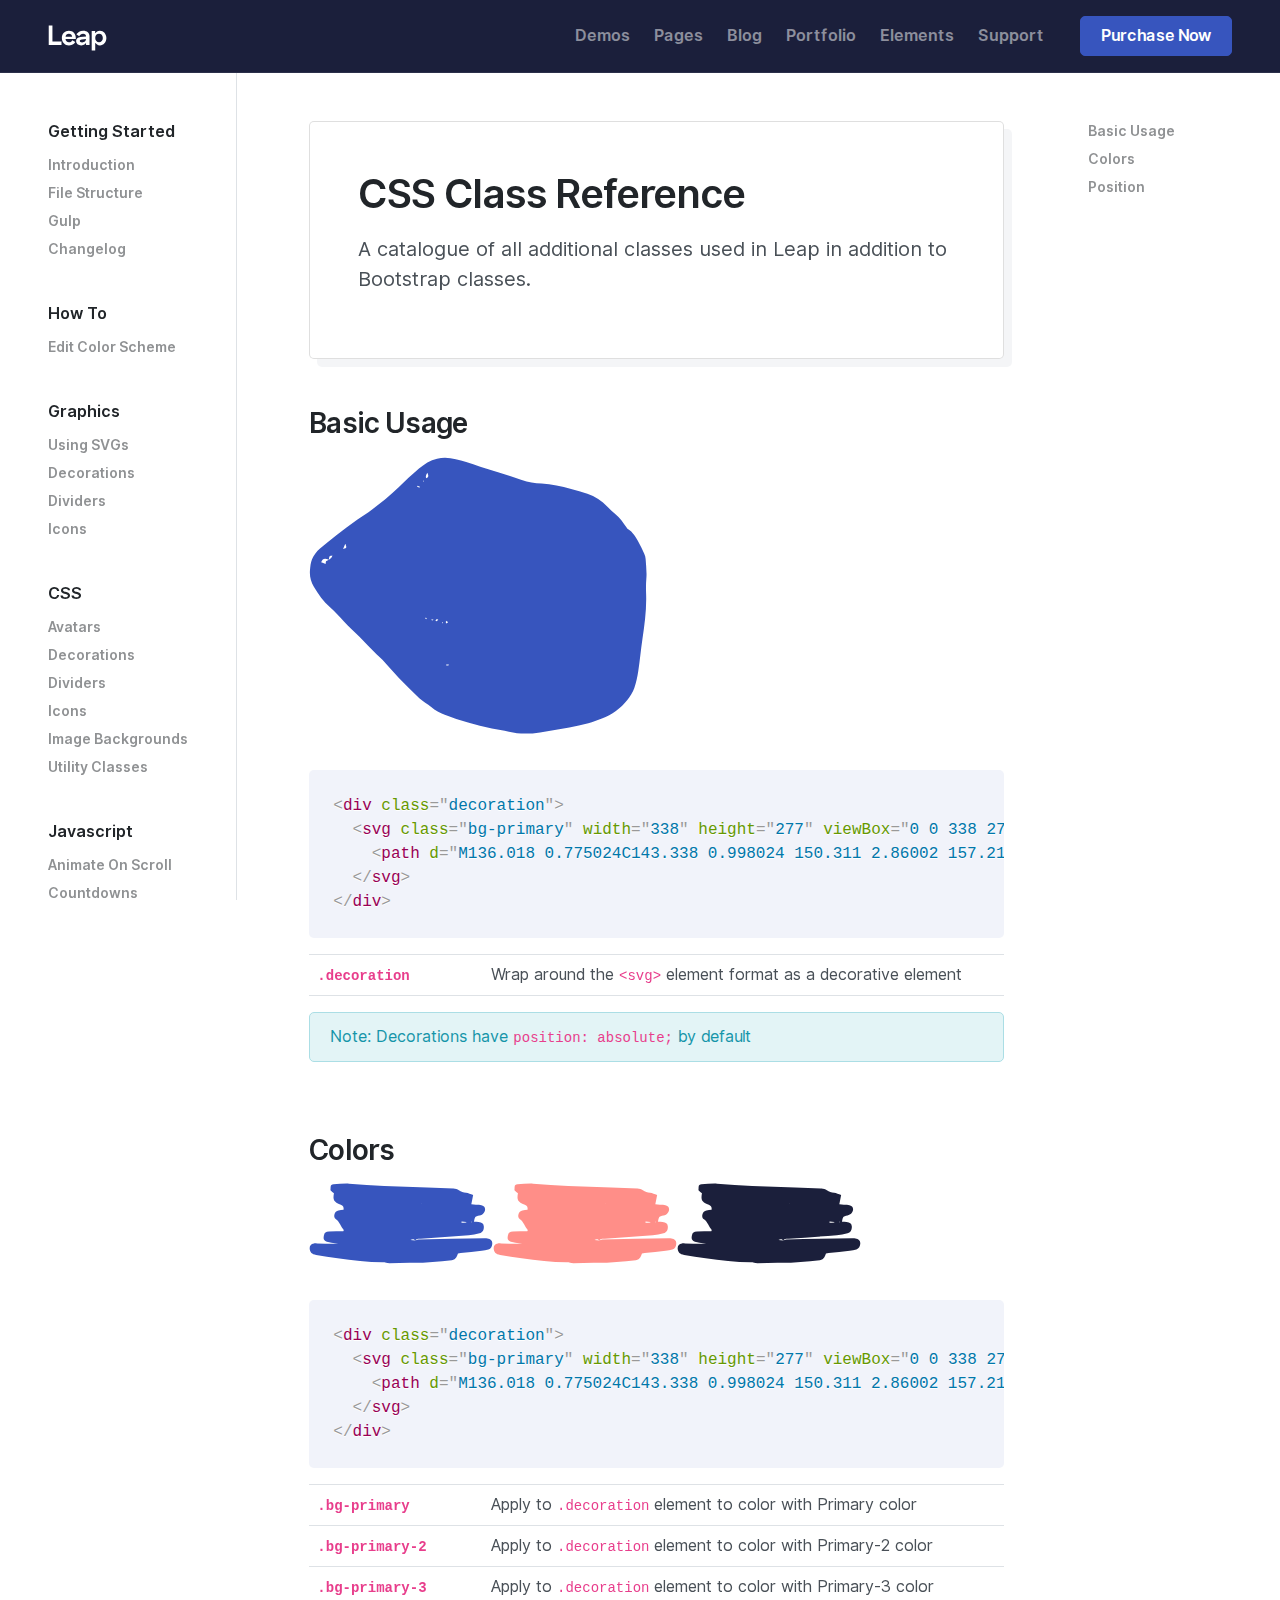
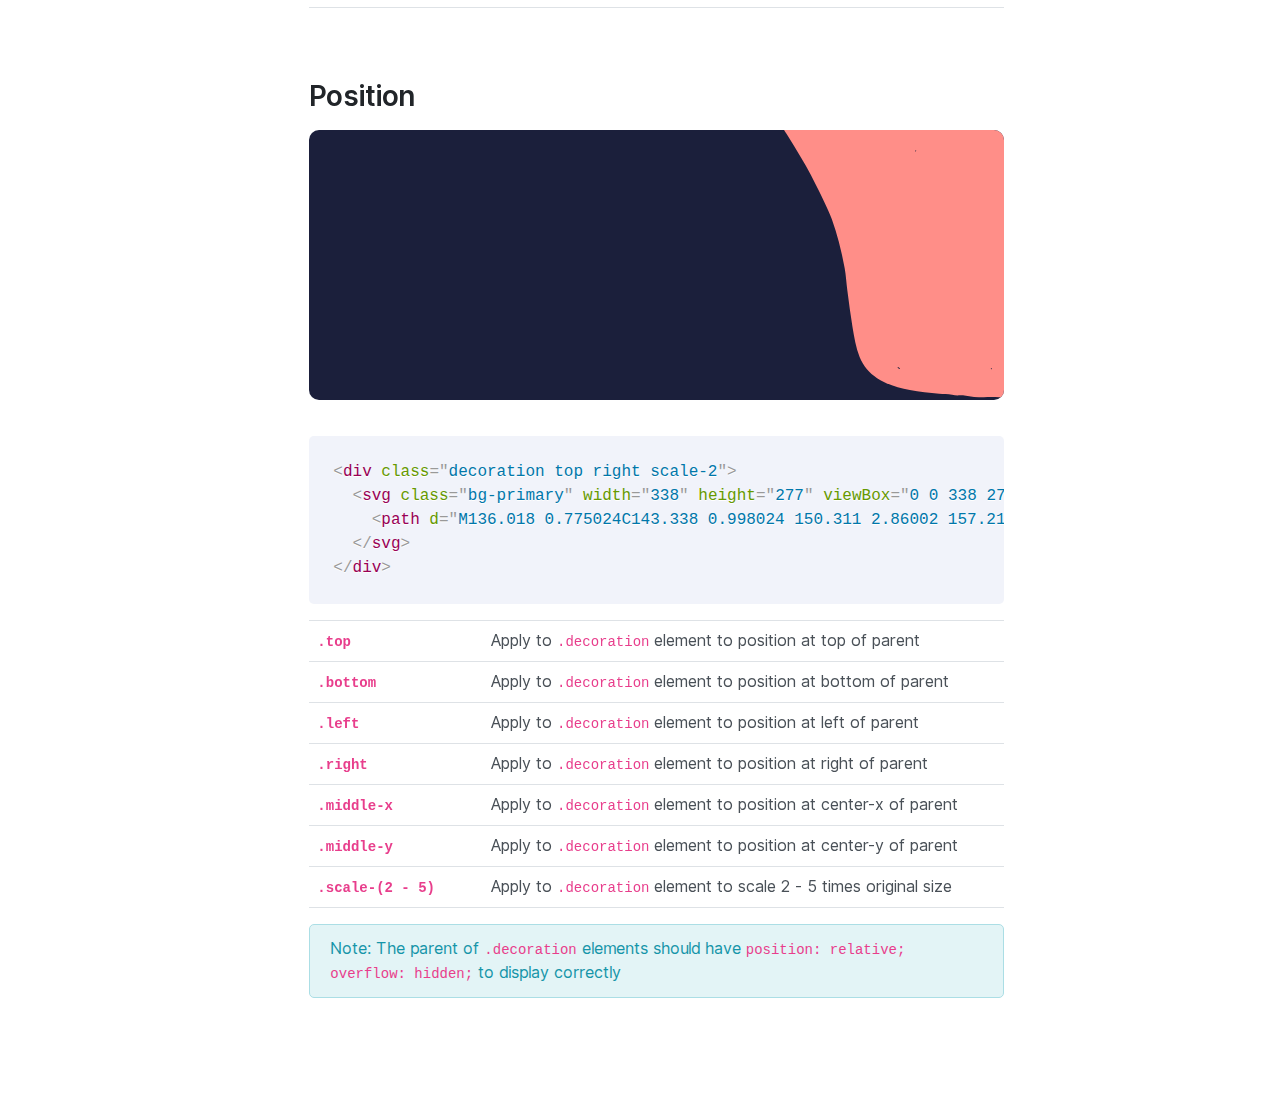
<file: English Website/pages/documentation/css-class-reference.html>
<!doctype html>
<html lang="en">

  <head>
    <meta charset="utf-8">
    <title>Leap Bootstrap Theme and HTML Template</title>
    <meta name="viewport" content="width=device-width, initial-scale=1.0">
    <meta name="description" content="A corporate Bootstrap theme by Medium Rare">
    <link href="../assets/css/theme.css" rel="stylesheet" type="text/css" media="all" />
    <link rel="preload" as="font" href="../assets/fonts/Inter-UI-upright.var.woff2" type="font/woff2" crossorigin="anonymous">
    <link rel="preload" as="font" href="../assets/fonts/Inter-UI.var.woff2" type="font/woff2" crossorigin="anonymous">
  </head>

  <body data-smooth-scroll-offset="120">

    <div class="navbar-container ">
      <nav class="navbar navbar-expand-lg navbar-dark bg-primary-3" data-sticky="top">
        <div class="container-fluid">
          <a class="navbar-brand fade-page" href="../index.html">
            <img src="../assets/img/logo-white.svg" alt="Leap">
          </a>
          <button class="navbar-toggler" type="button" data-toggle="collapse" data-target=".navbar-collapse" aria-expanded="false" aria-label="Toggle navigation">
            <img class="icon navbar-toggler-open" src="../assets/img/icons/interface/menu.svg" alt="menu interface icon" data-inject-svg />
            <img class="icon navbar-toggler-close" src="../assets/img/icons/interface/cross.svg" alt="cross interface icon" data-inject-svg />
          </button>
          <div class="collapse navbar-collapse justify-content-end">
            <div class="py-2 py-lg-0">
              <ul class="navbar-nav">
                <li class="nav-item dropdown">
                  <a href="#" class="nav-link dropdown-toggle" data-toggle="dropdown-grid" aria-expanded="false" aria-haspopup="true">Demos</a>
                  <div class="dropdown-menu row">
                    <div class="col-auto" data-dropdown-content>
                      <div class="dropdown-grid-menu"><a href="../home-course.html" class="dropdown-item fade-page">Course</a><a href="../home-coworking.html" class="dropdown-item fade-page">Coworking<span class="badge badge-primary ml-2">New</span></a><a href="../home-cryptocurrency.html"
                        class="dropdown-item fade-page">Cryptocurrency</a><a href="../home-desktop-app.html" class="dropdown-item fade-page">Desktop App</a><a href="../home-event.html" class="dropdown-item fade-page">Event</a><a href="../home-mobile-app.html"
                        class="dropdown-item fade-page">Mobile App</a><a href="../home-portfolio.html" class="dropdown-item fade-page">Portfolio</a><a href="../home-saas.html" class="dropdown-item fade-page">SaaS</a><a href="../home-saas-trend.html" class="dropdown-item fade-page">SaaS - Trend</a>
                        <a
                        href="../home-software-library.html" class="dropdown-item fade-page">Software Library</a>
                      </div>
                    </div>
                  </div>
                </li>
                <li class="nav-item dropdown">
                  <a href="#" class="nav-link dropdown-toggle" data-toggle="dropdown-grid" aria-expanded="false" aria-haspopup="true">Pages</a>
                  <div class="dropdown-menu row">
                    <div class="col-auto" data-dropdown-content>
                      <div class="dropdown-grid-menu"><a href="../about-company.html" class="dropdown-item fade-page">About Company</a>
                        <div class="dropdown">
                          <a href="#" class="dropdown-item dropdown-toggle" data-toggle="dropdown-grid" aria-expanded="false" aria-haspopup="true">
                            <span>Careers</span>
                            <img class="icon bg-dark opacity-20" src="../assets/img/icons/interface/arrow-caret.svg" alt="arrow-caret interface icon" data-inject-svg />
                          </a>
                          <div class="dropdown-menu row">
                            <div class="col-auto" data-dropdown-content>
                              <div class="dropdown-grid-menu"><a href="../careers.html" class="dropdown-item fade-page">Careers</a><a href="../career-single.html" class="dropdown-item fade-page">Career Single</a>
                              </div>
                            </div>
                          </div>
                        </div>
                        <div class="dropdown">
                          <a href="#" class="dropdown-item dropdown-toggle" data-toggle="dropdown-grid" aria-expanded="false" aria-haspopup="true">
                            <span>Contact</span>
                            <img class="icon bg-dark opacity-20" src="../assets/img/icons/interface/arrow-caret.svg" alt="arrow-caret interface icon" data-inject-svg />
                          </a>
                          <div class="dropdown-menu row">
                            <div class="col-auto" data-dropdown-content>
                              <div class="dropdown-grid-menu"><a href="../contact.html" class="dropdown-item fade-page">Contact</a><a href="../contact-multiple-locations.html" class="dropdown-item fade-page">Contact - Multiple Locations</a>
                              </div>
                            </div>
                          </div>
                        </div>
                        <div class="dropdown">
                          <a href="#" class="dropdown-item dropdown-toggle" data-toggle="dropdown-grid" aria-expanded="false" aria-haspopup="true">
                            <span>Customers</span>
                            <img class="icon bg-dark opacity-20" src="../assets/img/icons/interface/arrow-caret.svg" alt="arrow-caret interface icon" data-inject-svg />
                          </a>
                          <div class="dropdown-menu row">
                            <div class="col-auto" data-dropdown-content>
                              <div class="dropdown-grid-menu"><a href="../customer-stories.html" class="dropdown-item fade-page">Customer Stories</a><a href="../customer-story.html" class="dropdown-item fade-page">Customer Story</a>
                              </div>
                            </div>
                          </div>
                        </div>
                        <div class="dropdown">
                          <a href="#" class="dropdown-item dropdown-toggle" data-toggle="dropdown-grid" aria-expanded="false" aria-haspopup="true">
                            <span>Knowledgebase</span>
                            <img class="icon bg-dark opacity-20" src="../assets/img/icons/interface/arrow-caret.svg" alt="arrow-caret interface icon" data-inject-svg />
                          </a>
                          <div class="dropdown-menu row">
                            <div class="col-auto" data-dropdown-content>
                              <div class="dropdown-grid-menu"><a href="../knowledgebase.html" class="dropdown-item fade-page">Knowledgebase</a><a href="../knowledgebase-category.html" class="dropdown-item fade-page">Knowledgebase Category</a><a href="../knowledgebase-article.html" class="dropdown-item fade-page">Knowledgebase Article</a>
                              </div>
                            </div>
                          </div>
                        </div>
                        <div class="dropdown">
                          <a href="#" class="dropdown-item dropdown-toggle" data-toggle="dropdown-grid" aria-expanded="false" aria-haspopup="true">
                            <span>Pricing</span>
                            <img class="icon bg-dark opacity-20" src="../assets/img/icons/interface/arrow-caret.svg" alt="arrow-caret interface icon" data-inject-svg />
                          </a>
                          <div class="dropdown-menu row">
                            <div class="col-auto" data-dropdown-content>
                              <div class="dropdown-grid-menu"><a href="../pricing-plans.html" class="dropdown-item fade-page">Pricing Plans</a><a href="../pricing-plans-table.html" class="dropdown-item fade-page">Pricing Plans Table</a><a href="../pricing-slider.html" class="dropdown-item fade-page">Pricing Slider</a>
                              </div>
                            </div>
                          </div>
                        </div>
                        <div class="dropdown">
                          <a href="#" class="dropdown-item dropdown-toggle" data-toggle="dropdown-grid" aria-expanded="false" aria-haspopup="true">
                            <span>Utility</span>
                            <img class="icon bg-dark opacity-20" src="../assets/img/icons/interface/arrow-caret.svg" alt="arrow-caret interface icon" data-inject-svg />
                          </a>
                          <div class="dropdown-menu row">
                            <div class="col-auto" data-dropdown-content>
                              <div class="dropdown-grid-menu"><a href="../404.html" class="dropdown-item fade-page">404</a><a href="../utility-coming-soon-subscribe.html" class="dropdown-item fade-page">Coming Soon - Subscribe</a><a href="../utility-coming-soon.html" class="dropdown-item fade-page">Coming Soon</a>
                                <a
                                href="../utility-confirmation-download.html" class="dropdown-item fade-page">Confirmation - Download</a><a href="../utility-confirmation-subscription.html" class="dropdown-item fade-page">Confirmation - Subscription</a><a href="../utility-legal.html" class="dropdown-item fade-page">Legal</a>
                              </div>
                            </div>
                          </div>
                        </div>
                        <div class="dropdown">
                          <a href="#" class="dropdown-item dropdown-toggle" data-toggle="dropdown-grid" aria-expanded="false" aria-haspopup="true">
                            <span>Account</span>
                            <img class="icon bg-dark opacity-20" src="../assets/img/icons/interface/arrow-caret.svg" alt="arrow-caret interface icon" data-inject-svg />
                          </a>
                          <div class="dropdown-menu row">
                            <div class="col-auto" data-dropdown-content>
                              <div class="dropdown-grid-menu"><a href="../account-onboarding.html" class="dropdown-item fade-page">Onboarding</a><a href="../account-sign-in.html" class="dropdown-item fade-page">Sign In</a><a href="../account-sign-up.html" class="dropdown-item fade-page">Sign Up</a>
                                <a
                                href="../account-sign-up-image.html" class="dropdown-item fade-page">Sign Up Image</a><a href="../account-forgot-password.html" class="dropdown-item fade-page">Forgot Password</a>
                              </div>
                            </div>
                          </div>
                        </div>
                      </div>
                    </div>
                  </div>
                </li>
                <li class="nav-item dropdown">
                  <a href="#" class="nav-link dropdown-toggle" data-toggle="dropdown-grid" aria-expanded="false" aria-haspopup="true">Blog</a>
                  <div class="dropdown-menu row">
                    <div class="col-auto" data-dropdown-content>
                      <div class="dropdown-grid-menu">
                        <div class="dropdown">
                          <a href="#" class="dropdown-item dropdown-toggle" data-toggle="dropdown-grid" aria-expanded="false" aria-haspopup="true">
                            <span>Blog Layouts</span>
                            <img class="icon bg-dark opacity-20" src="../assets/img/icons/interface/arrow-caret.svg" alt="arrow-caret interface icon" data-inject-svg />
                          </a>
                          <div class="dropdown-menu row">
                            <div class="col-auto" data-dropdown-content>
                              <div class="dropdown-grid-menu"><a href="../blog-cards.html" class="dropdown-item fade-page">Blog Cards</a><a href="../blog-masonry.html" class="dropdown-item fade-page">Blog Masonry</a><a href="../blog-sidebar.html" class="dropdown-item fade-page">Blog Sidebar</a>
                                <a
                                href="../blog-magazine.html" class="dropdown-item fade-page">Blog Magazine</a>
                              </div>
                            </div>
                          </div>
                        </div>
                        <div class="dropdown">
                          <a href="#" class="dropdown-item dropdown-toggle" data-toggle="dropdown-grid" aria-expanded="false" aria-haspopup="true">
                            <span>Article Layouts</span>
                            <img class="icon bg-dark opacity-20" src="../assets/img/icons/interface/arrow-caret.svg" alt="arrow-caret interface icon" data-inject-svg />
                          </a>
                          <div class="dropdown-menu row">
                            <div class="col-auto" data-dropdown-content>
                              <div class="dropdown-grid-menu"><a href="../blog-article.html" class="dropdown-item fade-page">Article Basic</a><a href="../blog-article-video.html" class="dropdown-item fade-page">Article Video</a><a href="../blog-article-image-header.html" class="dropdown-item fade-page">Article Image Header</a>
                                <a
                                href="../blog-article-image-header-parallax.html" class="dropdown-item fade-page">Article Image Parallax</a>
                              </div>
                            </div>
                          </div>
                        </div>
                      </div>
                    </div>
                  </div>
                </li>
                <li class="nav-item dropdown">
                  <a href="#" class="nav-link dropdown-toggle" data-toggle="dropdown-grid" aria-expanded="false" aria-haspopup="true">Portfolio</a>
                  <div class="dropdown-menu row">
                    <div class="col-auto" data-dropdown-content>
                      <div class="dropdown-grid-menu">
                        <div class="dropdown">
                          <a href="#" class="dropdown-item dropdown-toggle" data-toggle="dropdown-grid" aria-expanded="false" aria-haspopup="true">
                            <span>Grid Layouts</span>
                            <img class="icon bg-dark opacity-20" src="../assets/img/icons/interface/arrow-caret.svg" alt="arrow-caret interface icon" data-inject-svg />
                          </a>
                          <div class="dropdown-menu row">
                            <div class="col-auto" data-dropdown-content>
                              <div class="dropdown-grid-menu"><a href="../portfolio-2-columns.html" class="dropdown-item fade-page">2 Columns</a><a href="../portfolio-3-columns.html" class="dropdown-item fade-page">3 Columns</a><a href="../portfolio-4-columns.html" class="dropdown-item fade-page">4 Columns</a>
                              </div>
                            </div>
                          </div>
                        </div>
                        <div class="dropdown">
                          <a href="#" class="dropdown-item dropdown-toggle" data-toggle="dropdown-grid" aria-expanded="false" aria-haspopup="true">
                            <span>Project Layouts</span>
                            <img class="icon bg-dark opacity-20" src="../assets/img/icons/interface/arrow-caret.svg" alt="arrow-caret interface icon" data-inject-svg />
                          </a>
                          <div class="dropdown-menu row">
                            <div class="col-auto" data-dropdown-content>
                              <div class="dropdown-grid-menu"><a href="../portfolio-case-study.html" class="dropdown-item fade-page">Case Study</a><a href="../portfolio-single-sidebar.html" class="dropdown-item fade-page">Sidebar</a><a href="../portfolio-single-slider.html" class="dropdown-item fade-page">Slider</a>
                                <a
                                href="../portfolio-single-parallax.html" class="dropdown-item fade-page">Parallax</a>
                              </div>
                            </div>
                          </div>
                        </div>
                      </div>
                    </div>
                  </div>
                </li>
                <li class="nav-item dropdown">
                  <a href="#" class="nav-link dropdown-toggle" data-toggle="dropdown-grid" aria-expanded="false" aria-haspopup="true">Elements</a>
                  <div class="dropdown-menu bg-primary-3 text-light border-bottom">
                    <div class="container py-4" data-dropdown-content>
                      <div class="row">
                        <div class="col-lg col-md-4 mb-3 mb-lg-0">
                          <h5>Base</h5>
                          <div><a class="dropdown-item fade-page" href="../elements-grid.html">Grid</a><a class="dropdown-item fade-page" href="../elements-forms.html">Forms</a><a class="dropdown-item fade-page" href="../elements-tables.html">Tables</a>
                            <a
                            class="dropdown-item fade-page" href="../elements-typography.html">Typography</a>
                          </div>
                        </div>
                        <div class="col-lg col-md-4 mb-3 mb-lg-0">
                          <h5>General</h5>
                          <div><a class="dropdown-item fade-page" href="../elements-alerts.html">Alerts</a><a class="dropdown-item fade-page" href="../elements-avatars.html">Avatars</a><a class="dropdown-item fade-page" href="../elements-badges.html">Badges</a>
                            <a
                            class="dropdown-item fade-page" href="../elements-breadcrumbs.html">Breadcrumbs</a><a class="dropdown-item fade-page" href="../elements-buttons.html">Buttons</a><a class="dropdown-item fade-page" href="../elements-cards.html">Cards</a><a class="dropdown-item fade-page" href="../elements-dropdowns-bootstrap.html">Dropdowns Bootstrap</a>
                              <a
                              class="dropdown-item fade-page" href="../elements-dropdowns-grid.html">Dropdowns Grid</a><a class="dropdown-item fade-page" href="../elements-footers.html">Footers</a><a class="dropdown-item fade-page" href="../elements-navbars.html">Navigation</a><a class="dropdown-item fade-page" href="../elements-tooltips.html">Tooltips</a>
                                <a
                                class="dropdown-item fade-page" href="../elements-toasts.html">Toasts</a><a class="dropdown-item fade-page" href="../elements-widgets.html">Widgets</a>
                          </div>
                        </div>
                        <div class="col-lg col-md-4 mb-3 mb-lg-0">
                          <h5>Graphic</h5>
                          <div><a class="dropdown-item fade-page" href="../elements-decorations.html">Decorations</a><a class="dropdown-item fade-page" href="../elements-dividers.html">Dividers</a><a class="dropdown-item fade-page" href="../elements-icons.html">Icons</a>
                            <a
                            class="dropdown-item fade-page" href="../elements-icons-reference.html">Icons Reference</a><a class="dropdown-item fade-page" href="../elements-processes.html">Processes</a><a class="dropdown-item fade-page" href="../elements-progress.html">Progress</a><a class="dropdown-item fade-page" href="../elements-pricing.html">Pricing</a>
                          </div>
                        </div>
                        <div class="col-lg col-md-4 mb-3 mb-lg-0">
                          <h5>Media</h5>
                          <div><a class="dropdown-item fade-page" href="../elements-fancybox.html">Fancybox</a><a class="dropdown-item fade-page" href="../elements-isotope.html">Isotope</a><a class="dropdown-item fade-page" href="../elements-maps.html">Maps</a>
                            <a
                            class="dropdown-item fade-page" href="../elements-flickity.html">Slider Flickity</a><a class="dropdown-item fade-page" href="../elements-twitter.html">Twitter Feeds</a><a class="dropdown-item fade-page" href="../elements-video-players.html">Video Players</a><a class="dropdown-item fade-page"
                              href="../elements-video-backgrounds.html">Video Backgrounds</a>
                          </div>
                        </div>
                        <div class="col-lg col-md-4 mb-3 mb-lg-0">
                          <h5>Interactive</h5>
                          <div><a class="dropdown-item fade-page" href="../elements-animations.html">Animations</a><a class="dropdown-item fade-page" href="../elements-accordions.html">Accordion</a><a class="dropdown-item fade-page" href="../elements-counters.html">Counters</a>
                            <a
                            class="dropdown-item fade-page" href="../elements-countdown.html">Countdown</a><a class="dropdown-item fade-page" href="../elements-date-picker.html">Date Picker</a><a class="dropdown-item fade-page" href="../elements-modals.html">Modals</a><a class="dropdown-item fade-page" href="../elements-navs.html">Tabs (Nav)</a>
                              <a
                              class="dropdown-item fade-page" href="../elements-typed-text.html">Typed Text</a><a class="dropdown-item fade-page" href="../elements-parallax.html">Parallax</a><a class="dropdown-item fade-page" href="../elements-popovers.html">Popovers</a><a class="dropdown-item fade-page" href="../elements-wizards.html">Wizards</a>
                          </div>
                        </div>
                      </div>
                    </div>
                  </div>
                </li>
                <li class="nav-item dropdown">
                  <a href="#" class="nav-link dropdown-toggle" data-toggle="dropdown-grid" aria-expanded="false" aria-haspopup="true">Support</a>
                  <div class="dropdown-menu row">
                    <div class="col-auto px-0" data-dropdown-content>
                      <div class="bg-white rounded border shadow-lg o-hidden">
                        <div class="p-3">
                          <h6 class="mb-0">Product Support</h6>
                        </div>
                        <div class="list-group list-group-flush">
                          <a href="../documentation/index.html" target="_blank" class="list-group-item list-group-item-action d-flex align-items-center p-3">
                            <img class="icon icon-md" src="../assets/img/icons/theme/files/selected-file.svg" alt="selected-file icon" data-inject-svg />
                            <div class="text-body ml-3">
                              <span>Documentation</span>
                              <div class="text-small text-muted">Get all the information you need</div>
                            </div>
                          </a>
                          <a href="https://themes.zendesk.com/hc/en-us/articles/360000006291-How-do-I-get-help-with-the-theme-I-purchased-" target="_blank" class="list-group-item list-group-item-action d-flex align-items-center p-3">
                            <img class="icon icon-md" src="../assets/img/icons/theme/communication/chat-4.svg" alt="chat-4 icon" data-inject-svg />
                            <div class="text-body ml-3">
                              <span>Looking for answers?</span>
                              <div class="text-small text-muted">Get support</div>
                            </div>
                          </a>
                        </div>
                      </div>
                    </div>
                  </div>
                </li>
              </ul>
            </div><a href="#" class="btn btn-primary ml-lg-3">Purchase Now</a>

          </div>
        </div>
      </nav>
    </div>

    <button class="btn btn-lg btn-primary btn-block rounded-0 d-md-none" type="button" data-toggle="collapse" data-target="#docs-index" aria-expanded="false" aria-controls="docs-index">
      <img class="icon" src="../assets/img/icons/interface/menu.svg" alt="menu interface icon" data-inject-svg />
      <span>Toggle Docs Index</span>
    </button>
    <section class="container-fluid py-0">
      <div class="row">
        <div class="col-12 col-md-3 col-lg-2 border-right pt-3 pt-md-5 docs-sidebar">
          <div id="docs-index" class="collapse">

            <div class="mb-3 mb-md-4">
              <h6 class="mb-2">Getting Started</h6>
              <ul class="nav flex-column">

                <li class="nav-item">
                  <a href="index.html" class="nav-link text-small">Introduction </a>

                </li>

                <li class="nav-item">
                  <a href="file-structure.html" class="nav-link text-small">File Structure </a>

                </li>

                <li class="nav-item">
                  <a href="gulp.html" class="nav-link text-small">Gulp </a>

                </li>

                <li class="nav-item">
                  <a href="changelog.html" class="nav-link text-small">Changelog </a>

                </li>

              </ul>
            </div>

            <div class="mb-3 mb-md-4">
              <h6 class="mb-2">How To</h6>
              <ul class="nav flex-column">

                <li class="nav-item">
                  <a href="how-to-edit-color-scheme.html" class="nav-link text-small">Edit Color Scheme </a>

                </li>

              </ul>
            </div>

            <div class="mb-3 mb-md-4">
              <h6 class="mb-2">Graphics</h6>
              <ul class="nav flex-column">

                <li class="nav-item">
                  <a href="graphics-svg.html" class="nav-link text-small">Using SVGs </a>

                </li>

                <li class="nav-item">
                  <a href="graphics-decorations.html" class="nav-link text-small">Decorations </a>

                </li>

                <li class="nav-item">
                  <a href="graphics-dividers.html" class="nav-link text-small">Dividers </a>

                </li>

                <li class="nav-item">
                  <a href="graphics-icons.html" class="nav-link text-small">Icons </a>

                </li>

              </ul>
            </div>

            <div class="mb-3 mb-md-4">
              <h6 class="mb-2">CSS</h6>
              <ul class="nav flex-column">

                <li class="nav-item">
                  <a href="css-avatars.html" class="nav-link text-small">Avatars </a>

                </li>

                <li class="nav-item">
                  <a href="css-decorations.html" class="nav-link text-small">Decorations </a>

                </li>

                <li class="nav-item">
                  <a href="css-dividers.html" class="nav-link text-small">Dividers </a>

                </li>

                <li class="nav-item">
                  <a href="css-icons.html" class="nav-link text-small">Icons </a>

                </li>

                <li class="nav-item">
                  <a href="css-image-backgrounds.html" class="nav-link text-small">Image Backgrounds </a>

                </li>

                <li class="nav-item">
                  <a href="css-utility-classes.html" class="nav-link text-small">Utility Classes </a>

                </li>

              </ul>
            </div>

            <div class="mb-3 mb-md-4">
              <h6 class="mb-2">Javascript</h6>
              <ul class="nav flex-column">

                <li class="nav-item">
                  <a href="js-aos.html" class="nav-link text-small">Animate On Scroll </a>

                </li>

                <li class="nav-item">
                  <a href="js-countdown.html" class="nav-link text-small">Countdowns </a>

                </li>

                <li class="nav-item">
                  <a href="js-countup.html" class="nav-link text-small">Counters </a>

                </li>

                <li class="nav-item">
                  <a href="js-prism.html" class="nav-link text-small">Code Highlighting </a>

                </li>

                <li class="nav-item">
                  <a href="js-dropdown-grid.html" class="nav-link text-small">Dropdowns (Grid) </a>

                </li>

                <li class="nav-item">
                  <a href="js-fancybox.html" class="nav-link text-small">Fancybox (Lightbox) </a>

                </li>

                <li class="nav-item">
                  <a href="js-flatpickr.html" class="nav-link text-small">Flatpickr </a>

                </li>

                <li class="nav-item">
                  <a href="js-flickity.html" class="nav-link text-small">Flickity (Slider) </a>

                </li>

                <li class="nav-item">
                  <a href="#forms-collapse" class="nav-link text-small" data-toggle="collapse" role="button" aria-expanded="false" aria-controls="forms-collapse">Forms <img class="bg-dark icon" src="../assets/img/icons/interface/arrow-caret.svg" alt="arrow-caret interface icon" data-inject-svg /></a>

                  <ul class="nav flex-column collapse pl-3" id="forms-collapse">

                    <li class="nav-item">
                      <a href="js-form-email.html" class="nav-link text-small">Client Side</a>
                    </li>

                    <li class="nav-item">
                      <a href="js-form-swiftmailer.html" class="nav-link text-small">Send to Email</a>
                    </li>

                    <li class="nav-item">
                      <a href="js-form-mailchimp.html" class="nav-link text-small">Send to MailChimp</a>
                    </li>

                    <li class="nav-item">
                      <a href="js-recaptcha-v2.html" class="nav-link text-small">reCAPTCHA</a>
                    </li>

                  </ul>

                </li>

                <li class="nav-item">
                  <a href="js-maps.html" class="nav-link text-small">Google Maps </a>

                </li>

                <li class="nav-item">
                  <a href="js-isotope.html" class="nav-link text-small">Isotope (Masonry Layout) </a>

                </li>

                <li class="nav-item">
                  <a href="#navs-bars-collapse" class="nav-link text-small" data-toggle="collapse" role="button" aria-expanded="false" aria-controls="navs-bars-collapse">Navs Bars <img class="bg-dark icon" src="../assets/img/icons/interface/arrow-caret.svg" alt="arrow-caret interface icon" data-inject-svg /></a>

                  <ul class="nav flex-column collapse pl-3" id="navs-bars-collapse">

                    <li class="nav-item">
                      <a href="js-overlay-nav.html" class="nav-link text-small">Overlay</a>
                    </li>

                    <li class="nav-item">
                      <a href="js-sticky.html" class="nav-link text-small">Sticky</a>
                    </li>

                  </ul>

                </li>

                <li class="nav-item">
                  <a href="js-jarallax.html" class="nav-link text-small">Parallax </a>

                </li>

                <li class="nav-item">
                  <a href="js-loading-animations.html" class="nav-link text-small">Page Load Animations </a>

                </li>

                <li class="nav-item">
                  <a href="js-fade-page.html" class="nav-link text-small">Page Transitions </a>

                </li>

                <li class="nav-item">
                  <a href="js-ion-rangeslider.html" class="nav-link text-small">Range Sliders </a>

                </li>

                <li class="nav-item">
                  <a href="js-reading-position.html" class="nav-link text-small">Scroll Progress Bar </a>

                </li>

                <li class="nav-item">
                  <a href="js-smooth-scroll.html" class="nav-link text-small">Smooth Scroll </a>

                </li>

                <li class="nav-item">
                  <a href="js-svg-injector.html" class="nav-link text-small">SVGInjector </a>

                </li>

                <li class="nav-item">
                  <a href="js-twitter-fetcher.html" class="nav-link text-small">Twitter Feeds </a>

                </li>

                <li class="nav-item">
                  <a href="js-typed-text.html" class="nav-link text-small">Typed Text </a>

                </li>

                <li class="nav-item">
                  <a href="js-plyr.html" class="nav-link text-small">Video Players </a>

                </li>

                <li class="nav-item">
                  <a href="js-wizard.html" class="nav-link text-small">Wizards </a>

                </li>

              </ul>
            </div>

            <div class="mb-3 mb-md-4">
              <h6 class="mb-2">PHP</h6>
              <ul class="nav flex-column">

                <li class="nav-item">
                  <a href="php-mailchimp.html" class="nav-link text-small">Mailchimp Form Handler </a>

                </li>

                <li class="nav-item">
                  <a href="php-swiftmailer.html" class="nav-link text-small">Email Form Handler </a>

                </li>

              </ul>
            </div>

            <div class="mb-3 mb-md-4">
              <h6 class="mb-2">Bootstrap</h6>
              <ul class="nav flex-column">

                <li class="nav-item">
                  <a href="http://getbootstrap.com/docs/4.3/components/alerts/" class="nav-link text-small" target="_blank">Alerts </a>

                </li>

                <li class="nav-item">
                  <a href="http://getbootstrap.com/docs/4.3/components/badge/" class="nav-link text-small" target="_blank">Badges </a>

                </li>

                <li class="nav-item">
                  <a href="http://getbootstrap.com/docs/4.3/components/breadcrumb/" class="nav-link text-small" target="_blank">Breadcrumbs </a>

                </li>

                <li class="nav-item">
                  <a href="http://getbootstrap.com/docs/4.3/components/buttons/" class="nav-link text-small" target="_blank">Buttons </a>

                </li>

                <li class="nav-item">
                  <a href="http://getbootstrap.com/docs/4.3/components/card/" class="nav-link text-small" target="_blank">Cards </a>

                </li>

                <li class="nav-item">
                  <a href="http://getbootstrap.com/docs/4.3/components/dropdowns/" class="nav-link text-small" target="_blank">Dropdowns </a>

                </li>

                <li class="nav-item">
                  <a href="http://getbootstrap.com/docs/4.3/components/forms/" class="nav-link text-small" target="_blank">Forms </a>

                </li>

                <li class="nav-item">
                  <a href="http://getbootstrap.com/docs/4.3/layout/grid/" class="nav-link text-small" target="_blank">Grid System </a>

                </li>

                <li class="nav-item">
                  <a href="http://getbootstrap.com/docs/4.3/components/modal/" class="nav-link text-small" target="_blank">Modals </a>

                </li>

                <li class="nav-item">
                  <a href="http://getbootstrap.com/docs/4.3/components/navbar/" class="nav-link text-small" target="_blank">Navbars </a>

                </li>

                <li class="nav-item">
                  <a href="http://getbootstrap.com/docs/4.3/components/navs/" class="nav-link text-small" target="_blank">Navs </a>

                </li>

                <li class="nav-item">
                  <a href="http://getbootstrap.com/docs/4.3/components/popovers/" class="nav-link text-small" target="_blank">Popovers </a>

                </li>

                <li class="nav-item">
                  <a href="http://getbootstrap.com/docs/4.3/components/progress/" class="nav-link text-small" target="_blank">Progress </a>

                </li>

                <li class="nav-item">
                  <a href="http://getbootstrap.com/docs/4.3/content/tables/" class="nav-link text-small" target="_blank">Tables </a>

                </li>

                <li class="nav-item">
                  <a href="http://getbootstrap.com/docs/4.3/components/toasts/" class="nav-link text-small" target="_blank">Toasts </a>

                </li>

                <li class="nav-item">
                  <a href="http://getbootstrap.com/docs/4.3/components/tooltips/" class="nav-link text-small" target="_blank">Tooltips </a>

                </li>

                <li class="nav-item">
                  <a href="http://getbootstrap.com/docs/4.3/content/typography/" class="nav-link text-small" target="_blank">Typography </a>

                </li>

              </ul>
            </div>

          </div>
        </div>
        <div class="col-md-9 col-lg-10">
          <div class="row">
            <div class="col-xl-10 col-lg-9 px-xl-6 px-lg-4 px-md-3 py-md-5">
              <div class="card card-body card-lg shadow-3d rounded-sm mb-4 mb-md-5">
                <h1>CSS Class Reference</h1>
                <div class="lead">
                  <p>A catalogue of all additional classes used in Leap in addition to Bootstrap classes.</p>
                </div>
              </div>

              <article id="basic-usage" class="mb-4 mb-md-6">
                <h3> <p>Basic Usage</p>
 </h3>
                <div class="mb-4">
                  <div class="decoration position-relative">
                    <img class="bg-primary" src="../assets/img/decorations/deco-blob-1.svg" alt="deco-blob-1 decoration" data-inject-svg />
                  </div>
                </div>
                <div>
                  <pre><code class="language-html">&lt;div class=&quot;decoration&quot;&gt;
  &lt;svg class=&quot;bg-primary&quot; width=&quot;338&quot; height=&quot;277&quot; viewBox=&quot;0 0 338 277&quot; fill=&quot;none&quot; xmlns=&quot;http://www.w3.org/2000/svg&quot;&gt;
    &lt;path d=&quot;M136.018 0.775024C143.338 0.998024 150.311 2.86002 157.217 4.90402C161.951 6.30502 166.533 8.21602 171.238 9.72702C177.683 11.799 184.205 13.642 190.654 15.704C198.047 18.067 205.496 20.302 212.734 23.077C219.181 25.549 225.818 26.16 232.576 26.624C242.613 27.313 252.408 29.541 262.14 31.958C267.613 33.318 273.015 35.013 278.376 36.777C286.159 39.338 292.769 43.771 298.435 49.705C300.869 52.253 303.482 54.662 306.224 56.875C310.91 60.658 314.185 65.568 317.597 70.391C317.999 70.957 318.31 71.699 318.861 72.031C323.925 75.085 326.72 80.024 329.47 84.928C331.605 88.738 333.45 92.72 335.236 96.711C335.974 98.361 336.533 100.215 336.629 102.006C336.979 108.465 337.936 114.881 337.352 121.411C336.889 126.604 336.916 131.868 337.11 137.086C337.676 152.284 335.641 167.235 333.401 182.2C331.815 192.802 330.878 203.502 329.278 214.101C328.417 219.807 327.28 225.578 325.321 230.976C323.759 235.279 321.196 239.409 318.317 243.006C311.585 251.42 303.104 257.68 292.893 261.414C288.381 263.064 283.952 265.016 279.332 266.275C273.076 267.98 266.711 269.338 260.33 270.509C250.605 272.292 240.844 273.878 231.07 275.381C220.672 276.98 210.306 277.306 199.939 274.719C194.33 273.32 188.527 272.723 182.869 271.504C166.828 268.049 151.043 263.651 135.754 257.669C130.918 255.776 126.25 253.478 122.199 249.956C118.49 246.731 113.928 244.469 110.316 241.155C103.357 234.766 96.6579 228.074 90.1249 221.245C84.3729 215.231 79.0449 208.814 73.4259 202.671C71.6229 200.7 69.3989 199.121 67.5219 197.212C61.8789 191.478 56.3579 185.624 50.6959 179.909C48.0139 177.202 45.0629 174.763 42.3439 172.091C39.7309 169.523 37.2799 166.791 34.7229 164.164C30.1899 159.507 25.8419 154.642 21.0319 150.288C14.4459 144.325 9.29194 137.288 4.85794 129.733C1.90494 124.702 0.404932 119.126 0.994932 113.109C1.35393 109.453 1.56894 105.873 3.02594 102.364C4.82294 98.043 7.59594 94.544 11.0199 91.581C16.4609 86.871 22.0179 82.28 27.7129 77.881C34.4159 72.703 41.2719 67.718 48.1519 62.774C53.0819 59.232 58.3649 56.157 63.1269 52.411C72.1059 45.348 81.2339 38.467 89.4079 30.405C96.0349 23.868 102.898 17.54 110.002 11.527C115.279 7.06004 121.135 3.23104 128.049 1.65704C130.639 1.07104 133.357 1.05302 136.018 0.775024ZM19.8459 102.8C15.5139 101.001 13.7579 101.522 12.1429 105.364C13.5239 105.867 14.8829 106.363 16.5709 106.978C16.7739 105.683 16.8949 104.912 16.9929 104.287C17.9989 103.763 18.9229 103.281 19.8479 102.799C21.2859 101.622 23.0749 100.717 23.4099 98.469C20.4119 98.883 20.4119 98.883 19.8459 102.8ZM118.352 15.815C117.153 17.925 116.342 19.402 117.231 21.328C119.746 19.487 119.773 19.382 118.352 15.815ZM36.2909 86.69C35.4119 88.799 34.8089 90.248 34.0939 91.961C37.8889 90.785 37.8889 90.785 36.2909 86.69ZM129.395 162.873C128.641 162.383 128.006 161.799 127.858 161.903C127.292 162.306 126.881 162.927 126.413 163.468C126.843 163.712 127.337 164.224 127.684 164.138C128.211 164.009 128.639 163.465 129.395 162.873ZM137.797 163.645C137.248 164.305 136.658 164.709 136.697 165.036C136.763 165.591 137.228 166.097 137.525 166.623C137.986 166.255 138.761 165.928 138.818 165.505C138.881 165.033 138.287 164.477 137.797 163.645ZM137.221 207.492C137.242 207.855 137.264 208.219 137.285 208.582C138.129 208.456 138.973 208.33 139.816 208.205C139.787 207.967 139.757 207.73 139.73 207.492C138.895 207.492 138.057 207.492 137.221 207.492ZM110.674 30.56C110.768 30.297 110.862 30.035 110.957 29.772C110.123 29.451 109.291 29.13 108.457 28.809C108.357 29.097 108.256 29.386 108.154 29.674C108.994 29.969 109.834 30.265 110.674 30.56ZM116.773 160.416C116.58 160.891 116.285 161.258 116.357 161.528C116.435 161.827 116.851 162.037 117.121 162.285C117.336 161.902 117.652 161.535 117.713 161.129C117.736 160.968 117.193 160.722 116.773 160.416ZM124.658 162.574C123.793 162.347 123.324 162.142 122.863 162.152C122.707 162.156 122.562 162.708 122.414 163.009C122.768 163.15 123.127 163.408 123.473 163.392C123.754 163.381 124.02 163.036 124.658 162.574ZM133.973 165.672C133.819 165.484 133.664 165.297 133.51 165.11C133.348 165.387 133.151 165.654 133.059 165.954C133.039 166.011 133.434 166.196 133.637 166.322C133.748 166.105 133.861 165.89 133.973 165.672ZM115.15 24.039C114.955 23.876 114.759 23.714 114.566 23.552C114.468 23.778 114.254 24.034 114.302 24.223C114.353 24.418 114.656 24.549 114.849 24.708C114.949 24.486 115.051 24.263 115.15 24.039Z&quot; fill=&quot;black&quot;&gt;&lt;/path&gt;
  &lt;/svg&gt;
&lt;/div&gt;</code></pre>

                </div>

                <dl class="row docs-dl">
                  <dt class="col-3"><code>.decoration</code>
                  </dt>
                  <dd class="col-9">
                    <p>Wrap around the <code>&lt;svg&gt;</code> element format as a decorative element</p>
                  </dd>
                </dl>
                <div class="alert alert-info">
                  <p>Note: Decorations have <code>position: absolute;</code> by default</p>

                </div>
              </article>

              <article id="colors" class="mb-4 mb-md-6">
                <h3> <p>Colors</p>
 </h3>
                <div class="mb-4">
                  <div class="d-flex">
                    <div class="decoration position-relative">
                      <img class="bg-primary" src="../assets/img/decorations/deco-lines-5.svg" alt="deco-lines-5 decoration" data-inject-svg />
                    </div>
                    <div class="decoration position-relative">
                      <img class="bg-primary-2" src="../assets/img/decorations/deco-lines-5.svg" alt="deco-lines-5 decoration" data-inject-svg />
                    </div>
                    <div class="decoration position-relative">
                      <img class="bg-primary-3" src="../assets/img/decorations/deco-lines-5.svg" alt="deco-lines-5 decoration" data-inject-svg />
                    </div>
                  </div>
                </div>
                <div>
                  <pre><code class="language-html">&lt;div class=&quot;decoration&quot;&gt;
  &lt;svg class=&quot;bg-primary&quot; width=&quot;338&quot; height=&quot;277&quot; viewBox=&quot;0 0 338 277&quot; fill=&quot;none&quot; xmlns=&quot;http://www.w3.org/2000/svg&quot;&gt;
    &lt;path d=&quot;M136.018 0.775024C143.338 0.998024 150.311 2.86002 157.217 4.90402C161.951 6.30502 166.533 8.21602 171.238 9.72702C177.683 11.799 184.205 13.642 190.654 15.704C198.047 18.067 205.496 20.302 212.734 23.077C219.181 25.549 225.818 26.16 232.576 26.624C242.613 27.313 252.408 29.541 262.14 31.958C267.613 33.318 273.015 35.013 278.376 36.777C286.159 39.338 292.769 43.771 298.435 49.705C300.869 52.253 303.482 54.662 306.224 56.875C310.91 60.658 314.185 65.568 317.597 70.391C317.999 70.957 318.31 71.699 318.861 72.031C323.925 75.085 326.72 80.024 329.47 84.928C331.605 88.738 333.45 92.72 335.236 96.711C335.974 98.361 336.533 100.215 336.629 102.006C336.979 108.465 337.936 114.881 337.352 121.411C336.889 126.604 336.916 131.868 337.11 137.086C337.676 152.284 335.641 167.235 333.401 182.2C331.815 192.802 330.878 203.502 329.278 214.101C328.417 219.807 327.28 225.578 325.321 230.976C323.759 235.279 321.196 239.409 318.317 243.006C311.585 251.42 303.104 257.68 292.893 261.414C288.381 263.064 283.952 265.016 279.332 266.275C273.076 267.98 266.711 269.338 260.33 270.509C250.605 272.292 240.844 273.878 231.07 275.381C220.672 276.98 210.306 277.306 199.939 274.719C194.33 273.32 188.527 272.723 182.869 271.504C166.828 268.049 151.043 263.651 135.754 257.669C130.918 255.776 126.25 253.478 122.199 249.956C118.49 246.731 113.928 244.469 110.316 241.155C103.357 234.766 96.6579 228.074 90.1249 221.245C84.3729 215.231 79.0449 208.814 73.4259 202.671C71.6229 200.7 69.3989 199.121 67.5219 197.212C61.8789 191.478 56.3579 185.624 50.6959 179.909C48.0139 177.202 45.0629 174.763 42.3439 172.091C39.7309 169.523 37.2799 166.791 34.7229 164.164C30.1899 159.507 25.8419 154.642 21.0319 150.288C14.4459 144.325 9.29194 137.288 4.85794 129.733C1.90494 124.702 0.404932 119.126 0.994932 113.109C1.35393 109.453 1.56894 105.873 3.02594 102.364C4.82294 98.043 7.59594 94.544 11.0199 91.581C16.4609 86.871 22.0179 82.28 27.7129 77.881C34.4159 72.703 41.2719 67.718 48.1519 62.774C53.0819 59.232 58.3649 56.157 63.1269 52.411C72.1059 45.348 81.2339 38.467 89.4079 30.405C96.0349 23.868 102.898 17.54 110.002 11.527C115.279 7.06004 121.135 3.23104 128.049 1.65704C130.639 1.07104 133.357 1.05302 136.018 0.775024ZM19.8459 102.8C15.5139 101.001 13.7579 101.522 12.1429 105.364C13.5239 105.867 14.8829 106.363 16.5709 106.978C16.7739 105.683 16.8949 104.912 16.9929 104.287C17.9989 103.763 18.9229 103.281 19.8479 102.799C21.2859 101.622 23.0749 100.717 23.4099 98.469C20.4119 98.883 20.4119 98.883 19.8459 102.8ZM118.352 15.815C117.153 17.925 116.342 19.402 117.231 21.328C119.746 19.487 119.773 19.382 118.352 15.815ZM36.2909 86.69C35.4119 88.799 34.8089 90.248 34.0939 91.961C37.8889 90.785 37.8889 90.785 36.2909 86.69ZM129.395 162.873C128.641 162.383 128.006 161.799 127.858 161.903C127.292 162.306 126.881 162.927 126.413 163.468C126.843 163.712 127.337 164.224 127.684 164.138C128.211 164.009 128.639 163.465 129.395 162.873ZM137.797 163.645C137.248 164.305 136.658 164.709 136.697 165.036C136.763 165.591 137.228 166.097 137.525 166.623C137.986 166.255 138.761 165.928 138.818 165.505C138.881 165.033 138.287 164.477 137.797 163.645ZM137.221 207.492C137.242 207.855 137.264 208.219 137.285 208.582C138.129 208.456 138.973 208.33 139.816 208.205C139.787 207.967 139.757 207.73 139.73 207.492C138.895 207.492 138.057 207.492 137.221 207.492ZM110.674 30.56C110.768 30.297 110.862 30.035 110.957 29.772C110.123 29.451 109.291 29.13 108.457 28.809C108.357 29.097 108.256 29.386 108.154 29.674C108.994 29.969 109.834 30.265 110.674 30.56ZM116.773 160.416C116.58 160.891 116.285 161.258 116.357 161.528C116.435 161.827 116.851 162.037 117.121 162.285C117.336 161.902 117.652 161.535 117.713 161.129C117.736 160.968 117.193 160.722 116.773 160.416ZM124.658 162.574C123.793 162.347 123.324 162.142 122.863 162.152C122.707 162.156 122.562 162.708 122.414 163.009C122.768 163.15 123.127 163.408 123.473 163.392C123.754 163.381 124.02 163.036 124.658 162.574ZM133.973 165.672C133.819 165.484 133.664 165.297 133.51 165.11C133.348 165.387 133.151 165.654 133.059 165.954C133.039 166.011 133.434 166.196 133.637 166.322C133.748 166.105 133.861 165.89 133.973 165.672ZM115.15 24.039C114.955 23.876 114.759 23.714 114.566 23.552C114.468 23.778 114.254 24.034 114.302 24.223C114.353 24.418 114.656 24.549 114.849 24.708C114.949 24.486 115.051 24.263 115.15 24.039Z&quot; fill=&quot;black&quot;&gt;&lt;/path&gt;
  &lt;/svg&gt;
&lt;/div&gt;</code></pre>

                </div>

                <dl class="row docs-dl">
                  <dt class="col-3"><code>.bg-primary</code>
                  </dt>
                  <dd class="col-9">
                    <p>Apply to <code>.decoration</code> element to color with Primary color</p>
                  </dd>
                  <dt class="col-3"><code>.bg-primary-2</code>
                  </dt>
                  <dd class="col-9">
                    <p>Apply to <code>.decoration</code> element to color with Primary-2 color</p>
                  </dd>
                  <dt class="col-3"><code>.bg-primary-3</code>
                  </dt>
                  <dd class="col-9">
                    <p>Apply to <code>.decoration</code> element to color with Primary-3 color</p>
                  </dd>
                </dl>
              </article>

              <article id="position" class="mb-4 mb-md-6">
                <h3> <p>Position</p>
 </h3>
                <div class="mb-4">
                  <div class="bg-primary-3 rounded o-hidden position-relative min-vh-30">
                    <div class="decoration top right scale-2">
                      <img class="bg-primary-2" src="../assets/img/decorations/deco-blob-4.svg" alt="deco-blob-4 decoration" data-inject-svg />
                    </div>
                  </div>
                </div>
                <div>
                  <pre><code class="language-html">&lt;div class=&quot;decoration top right scale-2&quot;&gt;
  &lt;svg class=&quot;bg-primary&quot; width=&quot;338&quot; height=&quot;277&quot; viewBox=&quot;0 0 338 277&quot; fill=&quot;none&quot; xmlns=&quot;http://www.w3.org/2000/svg&quot;&gt;
    &lt;path d=&quot;M136.018 0.775024C143.338 0.998024 150.311 2.86002 157.217 4.90402C161.951 6.30502 166.533 8.21602 171.238 9.72702C177.683 11.799 184.205 13.642 190.654 15.704C198.047 18.067 205.496 20.302 212.734 23.077C219.181 25.549 225.818 26.16 232.576 26.624C242.613 27.313 252.408 29.541 262.14 31.958C267.613 33.318 273.015 35.013 278.376 36.777C286.159 39.338 292.769 43.771 298.435 49.705C300.869 52.253 303.482 54.662 306.224 56.875C310.91 60.658 314.185 65.568 317.597 70.391C317.999 70.957 318.31 71.699 318.861 72.031C323.925 75.085 326.72 80.024 329.47 84.928C331.605 88.738 333.45 92.72 335.236 96.711C335.974 98.361 336.533 100.215 336.629 102.006C336.979 108.465 337.936 114.881 337.352 121.411C336.889 126.604 336.916 131.868 337.11 137.086C337.676 152.284 335.641 167.235 333.401 182.2C331.815 192.802 330.878 203.502 329.278 214.101C328.417 219.807 327.28 225.578 325.321 230.976C323.759 235.279 321.196 239.409 318.317 243.006C311.585 251.42 303.104 257.68 292.893 261.414C288.381 263.064 283.952 265.016 279.332 266.275C273.076 267.98 266.711 269.338 260.33 270.509C250.605 272.292 240.844 273.878 231.07 275.381C220.672 276.98 210.306 277.306 199.939 274.719C194.33 273.32 188.527 272.723 182.869 271.504C166.828 268.049 151.043 263.651 135.754 257.669C130.918 255.776 126.25 253.478 122.199 249.956C118.49 246.731 113.928 244.469 110.316 241.155C103.357 234.766 96.6579 228.074 90.1249 221.245C84.3729 215.231 79.0449 208.814 73.4259 202.671C71.6229 200.7 69.3989 199.121 67.5219 197.212C61.8789 191.478 56.3579 185.624 50.6959 179.909C48.0139 177.202 45.0629 174.763 42.3439 172.091C39.7309 169.523 37.2799 166.791 34.7229 164.164C30.1899 159.507 25.8419 154.642 21.0319 150.288C14.4459 144.325 9.29194 137.288 4.85794 129.733C1.90494 124.702 0.404932 119.126 0.994932 113.109C1.35393 109.453 1.56894 105.873 3.02594 102.364C4.82294 98.043 7.59594 94.544 11.0199 91.581C16.4609 86.871 22.0179 82.28 27.7129 77.881C34.4159 72.703 41.2719 67.718 48.1519 62.774C53.0819 59.232 58.3649 56.157 63.1269 52.411C72.1059 45.348 81.2339 38.467 89.4079 30.405C96.0349 23.868 102.898 17.54 110.002 11.527C115.279 7.06004 121.135 3.23104 128.049 1.65704C130.639 1.07104 133.357 1.05302 136.018 0.775024ZM19.8459 102.8C15.5139 101.001 13.7579 101.522 12.1429 105.364C13.5239 105.867 14.8829 106.363 16.5709 106.978C16.7739 105.683 16.8949 104.912 16.9929 104.287C17.9989 103.763 18.9229 103.281 19.8479 102.799C21.2859 101.622 23.0749 100.717 23.4099 98.469C20.4119 98.883 20.4119 98.883 19.8459 102.8ZM118.352 15.815C117.153 17.925 116.342 19.402 117.231 21.328C119.746 19.487 119.773 19.382 118.352 15.815ZM36.2909 86.69C35.4119 88.799 34.8089 90.248 34.0939 91.961C37.8889 90.785 37.8889 90.785 36.2909 86.69ZM129.395 162.873C128.641 162.383 128.006 161.799 127.858 161.903C127.292 162.306 126.881 162.927 126.413 163.468C126.843 163.712 127.337 164.224 127.684 164.138C128.211 164.009 128.639 163.465 129.395 162.873ZM137.797 163.645C137.248 164.305 136.658 164.709 136.697 165.036C136.763 165.591 137.228 166.097 137.525 166.623C137.986 166.255 138.761 165.928 138.818 165.505C138.881 165.033 138.287 164.477 137.797 163.645ZM137.221 207.492C137.242 207.855 137.264 208.219 137.285 208.582C138.129 208.456 138.973 208.33 139.816 208.205C139.787 207.967 139.757 207.73 139.73 207.492C138.895 207.492 138.057 207.492 137.221 207.492ZM110.674 30.56C110.768 30.297 110.862 30.035 110.957 29.772C110.123 29.451 109.291 29.13 108.457 28.809C108.357 29.097 108.256 29.386 108.154 29.674C108.994 29.969 109.834 30.265 110.674 30.56ZM116.773 160.416C116.58 160.891 116.285 161.258 116.357 161.528C116.435 161.827 116.851 162.037 117.121 162.285C117.336 161.902 117.652 161.535 117.713 161.129C117.736 160.968 117.193 160.722 116.773 160.416ZM124.658 162.574C123.793 162.347 123.324 162.142 122.863 162.152C122.707 162.156 122.562 162.708 122.414 163.009C122.768 163.15 123.127 163.408 123.473 163.392C123.754 163.381 124.02 163.036 124.658 162.574ZM133.973 165.672C133.819 165.484 133.664 165.297 133.51 165.11C133.348 165.387 133.151 165.654 133.059 165.954C133.039 166.011 133.434 166.196 133.637 166.322C133.748 166.105 133.861 165.89 133.973 165.672ZM115.15 24.039C114.955 23.876 114.759 23.714 114.566 23.552C114.468 23.778 114.254 24.034 114.302 24.223C114.353 24.418 114.656 24.549 114.849 24.708C114.949 24.486 115.051 24.263 115.15 24.039Z&quot; fill=&quot;black&quot;&gt;&lt;/path&gt;
  &lt;/svg&gt;
&lt;/div&gt;</code></pre>

                </div>

                <dl class="row docs-dl">
                  <dt class="col-3"><code>.top</code>
                  </dt>
                  <dd class="col-9">
                    <p>Apply to <code>.decoration</code> element to position at top of parent</p>
                  </dd>
                  <dt class="col-3"><code>.bottom</code>
                  </dt>
                  <dd class="col-9">
                    <p>Apply to <code>.decoration</code> element to position at bottom of parent</p>
                  </dd>
                  <dt class="col-3"><code>.left</code>
                  </dt>
                  <dd class="col-9">
                    <p>Apply to <code>.decoration</code> element to position at left of parent</p>
                  </dd>
                  <dt class="col-3"><code>.right</code>
                  </dt>
                  <dd class="col-9">
                    <p>Apply to <code>.decoration</code> element to position at right of parent</p>
                  </dd>
                  <dt class="col-3"><code>.middle-x</code>
                  </dt>
                  <dd class="col-9">
                    <p>Apply to <code>.decoration</code> element to position at center-x of parent</p>
                  </dd>
                  <dt class="col-3"><code>.middle-y</code>
                  </dt>
                  <dd class="col-9">
                    <p>Apply to <code>.decoration</code> element to position at center-y of parent</p>
                  </dd>
                  <dt class="col-3"><code>.scale-(2 - 5)</code>
                  </dt>
                  <dd class="col-9">
                    <p>Apply to <code>.decoration</code> element to scale 2 - 5 times original size</p>
                  </dd>
                </dl>
                <div class="alert alert-info">
                  <p>Note: The parent of <code>.decoration</code> elements should have <code>position: relative; overflow: hidden;</code> to display correctly</p>

                </div>
              </article>

            </div>
            <div class="col-xl-2 col-lg-3 d-none d-lg-block py-md-5 docs-sidebar">
              <ul class="nav flex-column">

                <li class="nav-item">
                  <a href="#basic-usage" class="nav-link text-small" data-smooth-scroll>Basic Usage</a>
                </li>

                <li class="nav-item">
                  <a href="#colors" class="nav-link text-small" data-smooth-scroll>Colors</a>
                </li>

                <li class="nav-item">
                  <a href="#position" class="nav-link text-small" data-smooth-scroll>Position</a>
                </li>

              </ul>
            </div>
          </div>

        </div>
      </div>
    </section>

    <!-- Required vendor scripts (Do not remove) -->
    <script type="text/javascript" src="../assets/js/jquery.min.js"></script>
    <script type="text/javascript" src="../assets/js/popper.min.js"></script>
    <script type="text/javascript" src="../assets/js/bootstrap.js"></script>

    <!-- Optional Vendor Scripts (Remove the plugin script here and comment initializer script out of index.js if site does not use that feature) -->

    <!-- AOS (Animate On Scroll - animates elements into view while scrolling down) -->
    <script type="text/javascript" src="../assets/js/aos.js"></script>
    <!-- Clipboard (copies content from browser into OS clipboard) -->
    <script type="text/javascript" src="../assets/js/clipboard.js"></script>
    <!-- Fancybox (handles image and video lightbox and galleries) -->
    <script type="text/javascript" src="../assets/js/jquery.fancybox.min.js"></script>
    <!-- Flatpickr (calendar/date/time picker UI) -->
    <script type="text/javascript" src="../assets/js/flatpickr.min.js"></script>
    <!-- Flickity (handles touch enabled carousels and sliders) -->
    <script type="text/javascript" src="../assets/js/flickity.pkgd.min.js"></script>
    <!-- Ion rangeSlider (flexible and pretty range slider elements) -->
    <script type="text/javascript" src="../assets/js/ion.rangeSlider.min.js"></script>
    <!-- Isotope (masonry layouts and filtering) -->
    <script type="text/javascript" src="../assets/js/isotope.pkgd.min.js"></script>
    <!-- jarallax (parallax effect and video backgrounds) -->
    <script type="text/javascript" src="../assets/js/jarallax.min.js"></script>
    <script type="text/javascript" src="../assets/js/jarallax-video.min.js"></script>
    <script type="text/javascript" src="../assets/js/jarallax-element.min.js"></script>
    <!-- jQuery Countdown (displays countdown text to a specified date) -->
    <script type="text/javascript" src="../assets/js/jquery.countdown.min.js"></script>
    <!-- jQuery smartWizard facilitates steppable wizard content -->
    <script type="text/javascript" src="../assets/js/jquery.smartWizard.min.js"></script>
    <!-- Plyr (unified player for Video, Audio, Vimeo and Youtube) -->
    <script type="text/javascript" src="../assets/js/plyr.polyfilled.min.js"></script>
    <!-- Prism (displays formatted code boxes) -->
    <script type="text/javascript" src="../assets/js/prism.js"></script>
    <!-- ScrollMonitor (manages events for elements scrolling in and out of view) -->
    <script type="text/javascript" src="../assets/js/scrollMonitor.js"></script>
    <!-- Smooth scroll (animation to links in-page)-->
    <script type="text/javascript" src="../assets/js/smooth-scroll.polyfills.min.js"></script>
    <!-- SVGInjector (replaces img tags with SVG code to allow easy inclusion of SVGs with the benefit of inheriting colors and styles)-->
    <script type="text/javascript" src="../assets/js/svg-injector.umd.production.js"></script>
    <!-- TwitterFetcher (displays a feed of tweets from a specified account)-->
    <script type="text/javascript" src="../assets/js/twitterFetcher_min.js"></script>
    <!-- Typed text (animated typing effect)-->
    <script type="text/javascript" src="../assets/js/typed.min.js"></script>
    <!-- Required theme scripts (Do not remove) -->
    <script type="text/javascript" src="../assets/js/theme.js"></script>
    <!-- This script appears only on pages with code examples to provide a copy-to-clipboard functionality. -->
    <script type="text/javascript">
      jQuery("pre.language-html, pre.language-javascript").each(function() {
          var e = '<button class="btn btn-sm btn-primary btn-clipboard" type="button" title="Copy To Clipboard">Copy</button>';
          var wrap = '<div class="code-snippet">';
          jQuery(this).wrap(wrap).before(e);
      });
      jQuery(".btn-clipboard").tooltip().on("mouseleave", function() {
          jQuery(this).tooltip("hide")
      });
      var e = new ClipboardJS(".btn-clipboard",{target:function(e){return e.nextElementSibling}});e.on("success",function(e){jQuery(e.trigger).attr("title","Copied!").tooltip("_fixTitle").tooltip("show").attr("title","Copy to clipboard").tooltip("_fixTitle");e.clearSelection()});e.on("error",function(e){var t=/Mac/i.test(navigator.userAgent)?"⌘":"Ctrl-";var n="Press "+t+"C to copy";jQuery(e.trigger).attr("title",n).tooltip("_fixTitle").tooltip("show").attr("title","Copy to clipboard").tooltip("_fixTitle")});
    </script>

  </body>

</html>
</file>
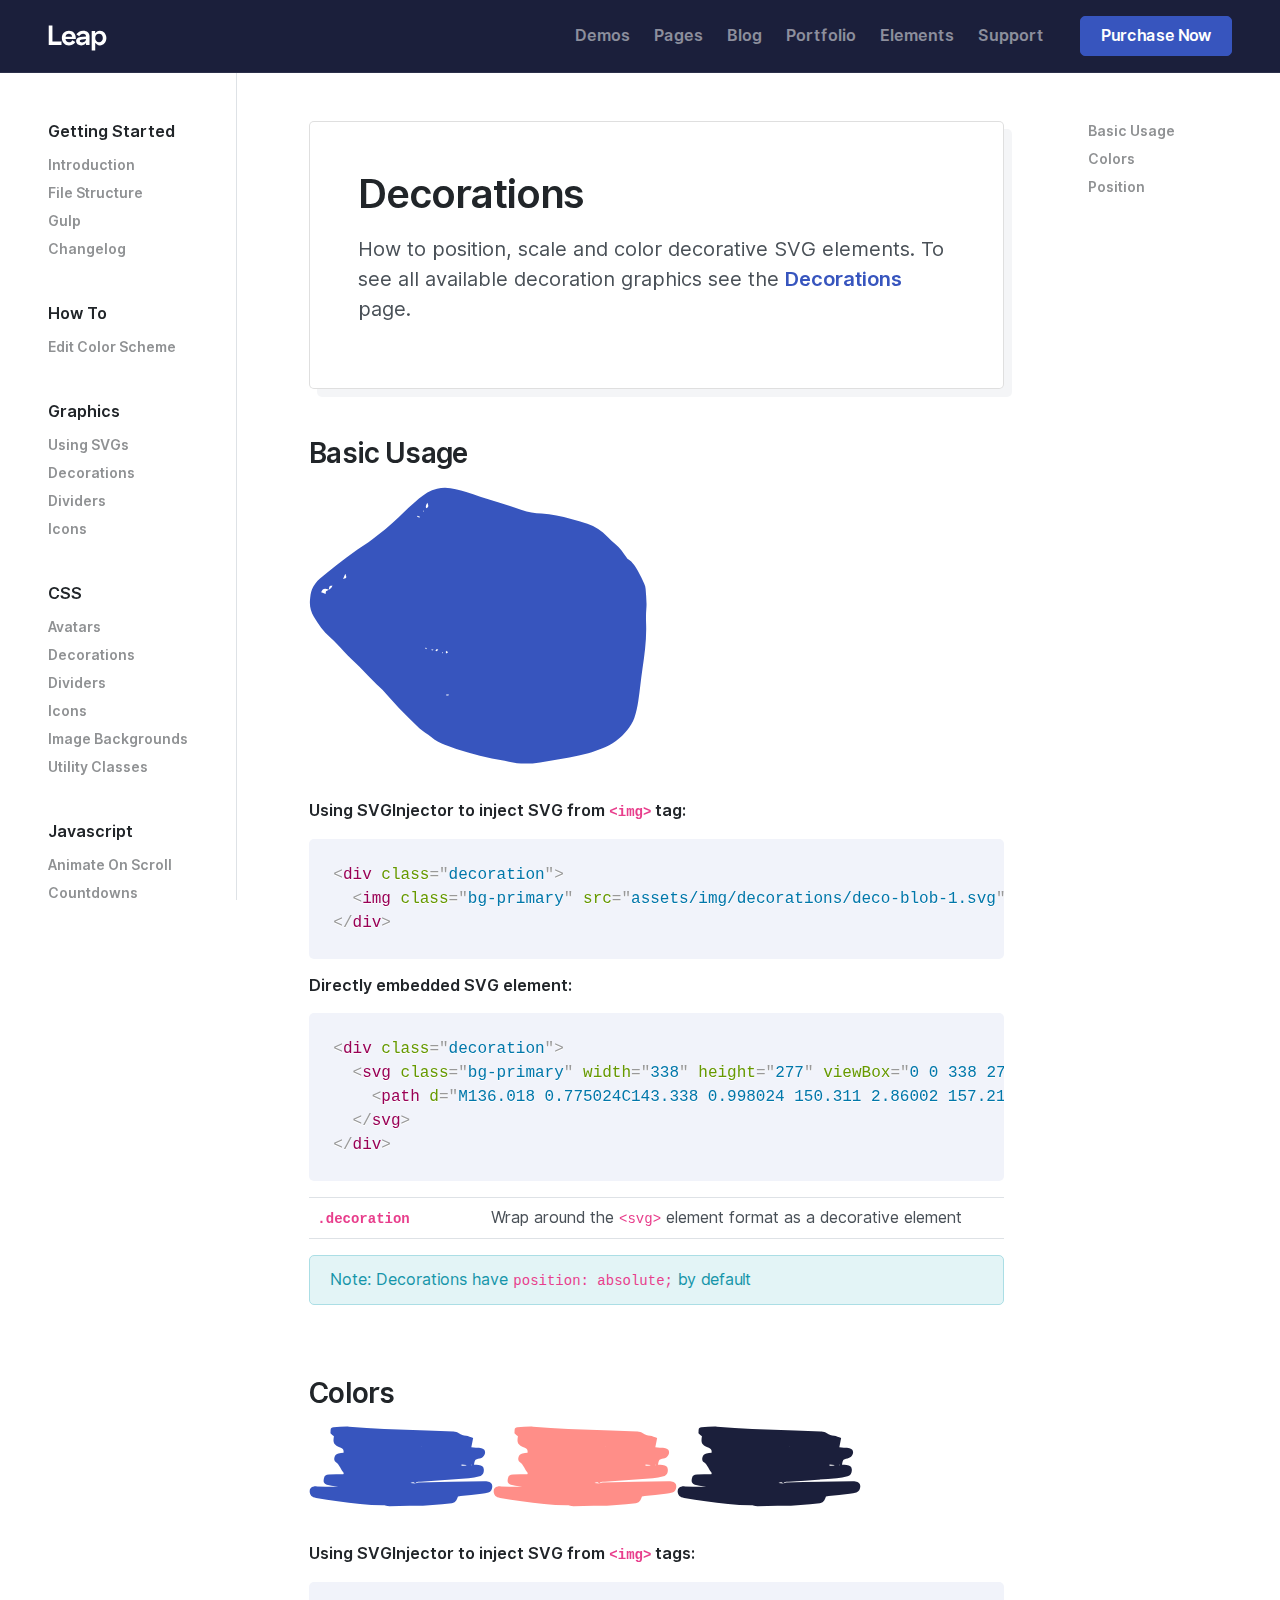
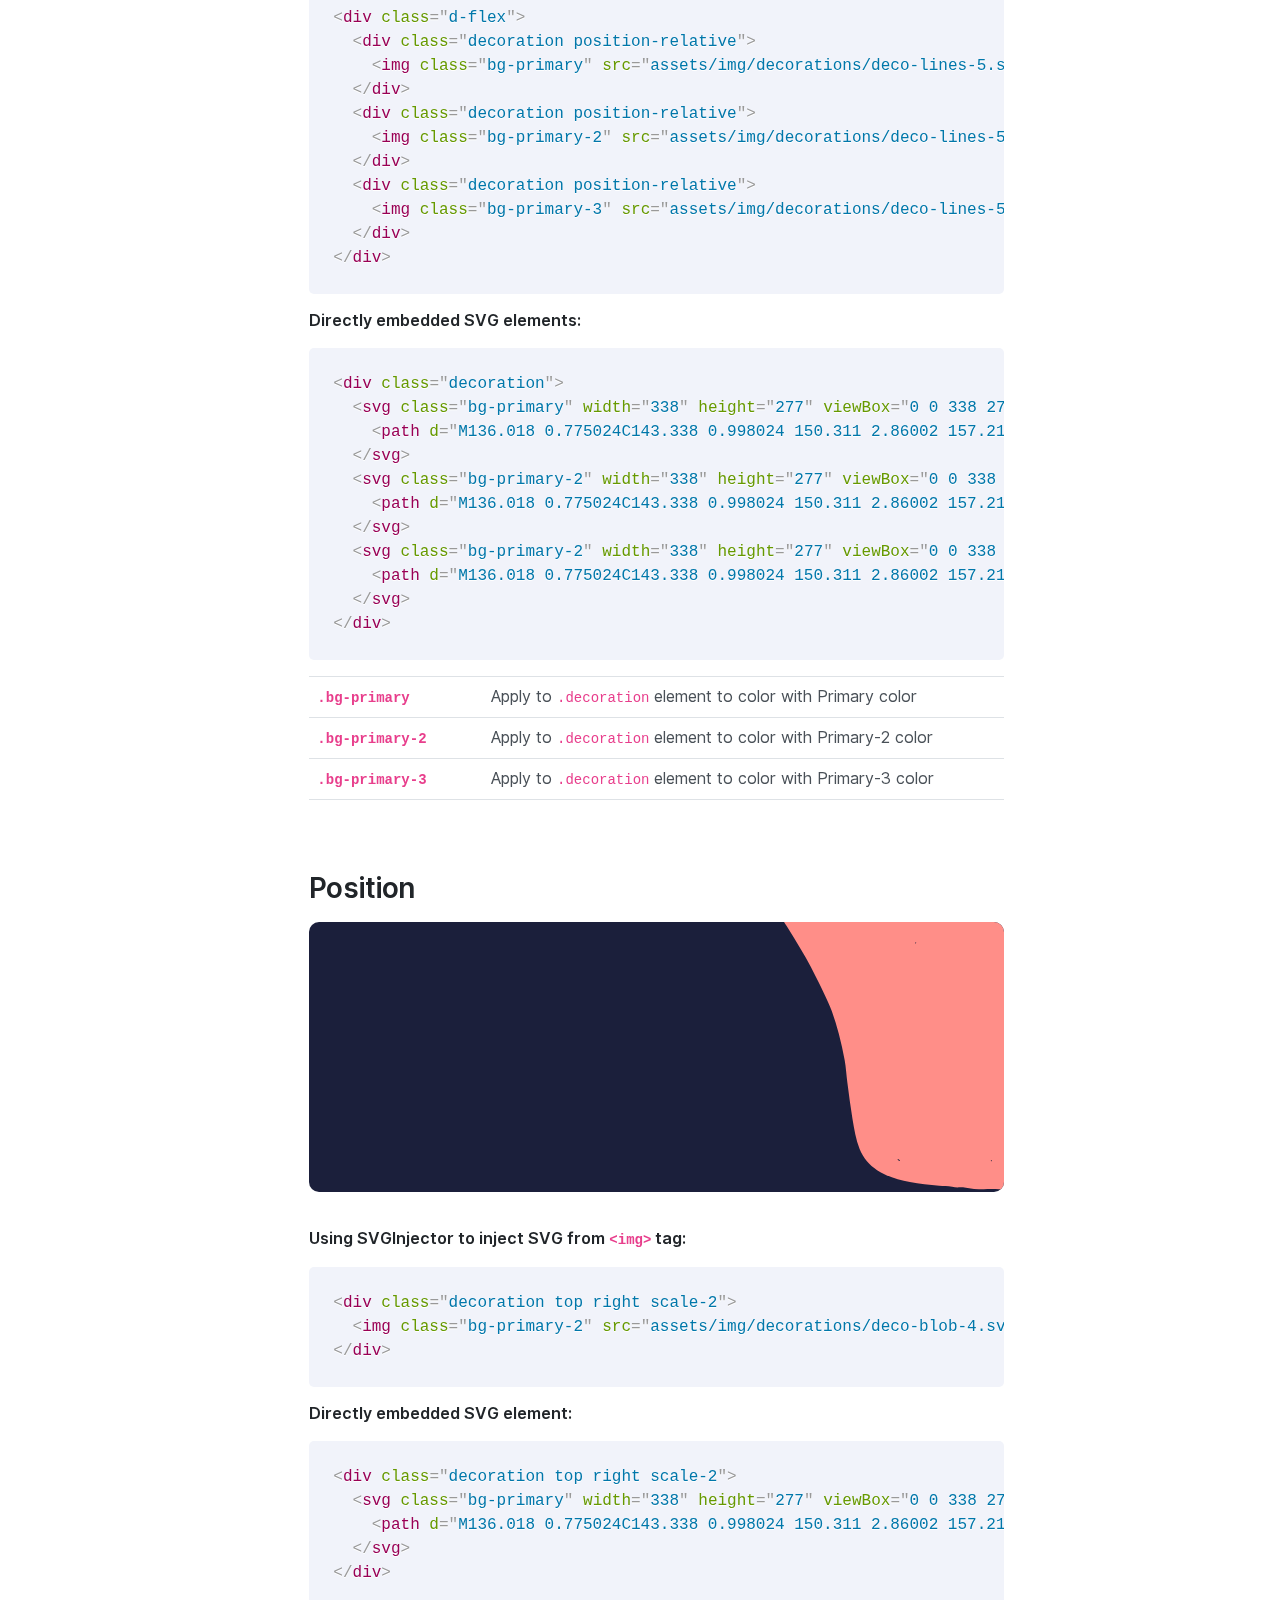
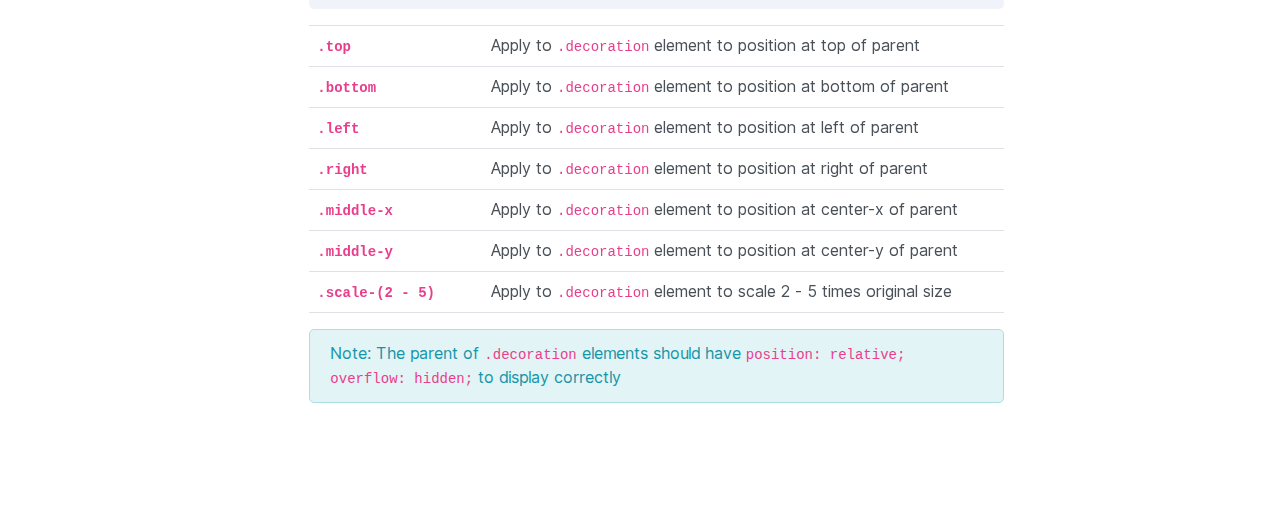
<file: English Website/pages/documentation/css-decorations.html>
<!doctype html>
<html lang="en">

  <head>
    <meta charset="utf-8">
    <title>Leap Bootstrap Theme and HTML Template</title>
    <meta name="viewport" content="width=device-width, initial-scale=1.0">
    <meta name="description" content="A corporate Bootstrap theme by Medium Rare">
    <link href="../assets/css/loaders/loader-typing.css" rel="stylesheet" type="text/css" media="all" />
    <link href="../assets/css/theme.css" rel="stylesheet" type="text/css" media="all" />
    <link rel="preload" as="font" href="../assets/fonts/Inter-UI-upright.var.woff2" type="font/woff2" crossorigin="anonymous">
    <link rel="preload" as="font" href="../assets/fonts/Inter-UI.var.woff2" type="font/woff2" crossorigin="anonymous">
  </head>

  <body data-smooth-scroll-offset="120">
    <div class="loader">
      <div class="loading-animation"></div>
    </div>

    <div class="navbar-container ">
      <nav class="navbar navbar-expand-lg navbar-dark bg-primary-3" data-sticky="top">
        <div class="container-fluid">
          <a class="navbar-brand fade-page" href="../index.html">
            <img src="../assets/img/logo-white.svg" alt="Leap">
          </a>
          <button class="navbar-toggler" type="button" data-toggle="collapse" data-target=".navbar-collapse" aria-expanded="false" aria-label="Toggle navigation">
            <img class="icon navbar-toggler-open" src="../assets/img/icons/interface/menu.svg" alt="menu interface icon" data-inject-svg />
            <img class="icon navbar-toggler-close" src="../assets/img/icons/interface/cross.svg" alt="cross interface icon" data-inject-svg />
          </button>
          <div class="collapse navbar-collapse justify-content-end">
            <div class="py-2 py-lg-0">
              <ul class="navbar-nav">
                <li class="nav-item dropdown">
                  <a href="#" class="nav-link dropdown-toggle" data-toggle="dropdown-grid" aria-expanded="false" aria-haspopup="true">Demos</a>
                  <div class="dropdown-menu row">
                    <div class="col-auto" data-dropdown-content>
                      <div class="dropdown-grid-menu"><a href="../home-course.html" class="dropdown-item fade-page">Course</a><a href="../home-coworking.html" class="dropdown-item fade-page">Coworking<span class="badge badge-primary ml-2">New</span></a><a href="../home-cryptocurrency.html"
                        class="dropdown-item fade-page">Cryptocurrency</a><a href="../home-desktop-app.html" class="dropdown-item fade-page">Desktop App</a><a href="../home-event.html" class="dropdown-item fade-page">Event</a><a href="../home-mobile-app.html"
                        class="dropdown-item fade-page">Mobile App</a><a href="../home-portfolio.html" class="dropdown-item fade-page">Portfolio</a><a href="../home-saas.html" class="dropdown-item fade-page">SaaS</a><a href="../home-saas-trend.html" class="dropdown-item fade-page">SaaS - Trend</a>
                        <a
                        href="../home-software-library.html" class="dropdown-item fade-page">Software Library</a>
                      </div>
                    </div>
                  </div>
                </li>
                <li class="nav-item dropdown">
                  <a href="#" class="nav-link dropdown-toggle" data-toggle="dropdown-grid" aria-expanded="false" aria-haspopup="true">Pages</a>
                  <div class="dropdown-menu row">
                    <div class="col-auto" data-dropdown-content>
                      <div class="dropdown-grid-menu"><a href="../about-company.html" class="dropdown-item fade-page">About Company</a>
                        <div class="dropdown">
                          <a href="#" class="dropdown-item dropdown-toggle" data-toggle="dropdown-grid" aria-expanded="false" aria-haspopup="true">
                            <span>Careers</span>
                            <img class="icon bg-dark opacity-20" src="../assets/img/icons/interface/arrow-caret.svg" alt="arrow-caret interface icon" data-inject-svg />
                          </a>
                          <div class="dropdown-menu row">
                            <div class="col-auto" data-dropdown-content>
                              <div class="dropdown-grid-menu"><a href="../careers.html" class="dropdown-item fade-page">Careers</a><a href="../career-single.html" class="dropdown-item fade-page">Career Single</a>
                              </div>
                            </div>
                          </div>
                        </div>
                        <div class="dropdown">
                          <a href="#" class="dropdown-item dropdown-toggle" data-toggle="dropdown-grid" aria-expanded="false" aria-haspopup="true">
                            <span>Contact</span>
                            <img class="icon bg-dark opacity-20" src="../assets/img/icons/interface/arrow-caret.svg" alt="arrow-caret interface icon" data-inject-svg />
                          </a>
                          <div class="dropdown-menu row">
                            <div class="col-auto" data-dropdown-content>
                              <div class="dropdown-grid-menu"><a href="../contact.html" class="dropdown-item fade-page">Contact</a><a href="../contact-multiple-locations.html" class="dropdown-item fade-page">Contact - Multiple Locations</a>
                              </div>
                            </div>
                          </div>
                        </div>
                        <div class="dropdown">
                          <a href="#" class="dropdown-item dropdown-toggle" data-toggle="dropdown-grid" aria-expanded="false" aria-haspopup="true">
                            <span>Customers</span>
                            <img class="icon bg-dark opacity-20" src="../assets/img/icons/interface/arrow-caret.svg" alt="arrow-caret interface icon" data-inject-svg />
                          </a>
                          <div class="dropdown-menu row">
                            <div class="col-auto" data-dropdown-content>
                              <div class="dropdown-grid-menu"><a href="../customer-stories.html" class="dropdown-item fade-page">Customer Stories</a><a href="../customer-story.html" class="dropdown-item fade-page">Customer Story</a>
                              </div>
                            </div>
                          </div>
                        </div>
                        <div class="dropdown">
                          <a href="#" class="dropdown-item dropdown-toggle" data-toggle="dropdown-grid" aria-expanded="false" aria-haspopup="true">
                            <span>Knowledgebase</span>
                            <img class="icon bg-dark opacity-20" src="../assets/img/icons/interface/arrow-caret.svg" alt="arrow-caret interface icon" data-inject-svg />
                          </a>
                          <div class="dropdown-menu row">
                            <div class="col-auto" data-dropdown-content>
                              <div class="dropdown-grid-menu"><a href="../knowledgebase.html" class="dropdown-item fade-page">Knowledgebase</a><a href="../knowledgebase-category.html" class="dropdown-item fade-page">Knowledgebase Category</a><a href="../knowledgebase-article.html" class="dropdown-item fade-page">Knowledgebase Article</a>
                              </div>
                            </div>
                          </div>
                        </div>
                        <div class="dropdown">
                          <a href="#" class="dropdown-item dropdown-toggle" data-toggle="dropdown-grid" aria-expanded="false" aria-haspopup="true">
                            <span>Pricing</span>
                            <img class="icon bg-dark opacity-20" src="../assets/img/icons/interface/arrow-caret.svg" alt="arrow-caret interface icon" data-inject-svg />
                          </a>
                          <div class="dropdown-menu row">
                            <div class="col-auto" data-dropdown-content>
                              <div class="dropdown-grid-menu"><a href="../pricing-plans.html" class="dropdown-item fade-page">Pricing Plans</a><a href="../pricing-plans-table.html" class="dropdown-item fade-page">Pricing Plans Table</a><a href="../pricing-slider.html" class="dropdown-item fade-page">Pricing Slider</a>
                              </div>
                            </div>
                          </div>
                        </div>
                        <div class="dropdown">
                          <a href="#" class="dropdown-item dropdown-toggle" data-toggle="dropdown-grid" aria-expanded="false" aria-haspopup="true">
                            <span>Utility</span>
                            <img class="icon bg-dark opacity-20" src="../assets/img/icons/interface/arrow-caret.svg" alt="arrow-caret interface icon" data-inject-svg />
                          </a>
                          <div class="dropdown-menu row">
                            <div class="col-auto" data-dropdown-content>
                              <div class="dropdown-grid-menu"><a href="../404.html" class="dropdown-item fade-page">404</a><a href="../utility-coming-soon-subscribe.html" class="dropdown-item fade-page">Coming Soon - Subscribe</a><a href="../utility-coming-soon.html" class="dropdown-item fade-page">Coming Soon</a>
                                <a
                                href="../utility-confirmation-download.html" class="dropdown-item fade-page">Confirmation - Download</a><a href="../utility-confirmation-subscription.html" class="dropdown-item fade-page">Confirmation - Subscription</a><a href="../utility-legal.html" class="dropdown-item fade-page">Legal</a>
                              </div>
                            </div>
                          </div>
                        </div>
                        <div class="dropdown">
                          <a href="#" class="dropdown-item dropdown-toggle" data-toggle="dropdown-grid" aria-expanded="false" aria-haspopup="true">
                            <span>Account</span>
                            <img class="icon bg-dark opacity-20" src="../assets/img/icons/interface/arrow-caret.svg" alt="arrow-caret interface icon" data-inject-svg />
                          </a>
                          <div class="dropdown-menu row">
                            <div class="col-auto" data-dropdown-content>
                              <div class="dropdown-grid-menu"><a href="../account-onboarding.html" class="dropdown-item fade-page">Onboarding</a><a href="../account-sign-in.html" class="dropdown-item fade-page">Sign In</a><a href="../account-sign-up.html" class="dropdown-item fade-page">Sign Up</a>
                                <a
                                href="../account-sign-up-image.html" class="dropdown-item fade-page">Sign Up Image</a><a href="../account-forgot-password.html" class="dropdown-item fade-page">Forgot Password</a>
                              </div>
                            </div>
                          </div>
                        </div>
                      </div>
                    </div>
                  </div>
                </li>
                <li class="nav-item dropdown">
                  <a href="#" class="nav-link dropdown-toggle" data-toggle="dropdown-grid" aria-expanded="false" aria-haspopup="true">Blog</a>
                  <div class="dropdown-menu row">
                    <div class="col-auto" data-dropdown-content>
                      <div class="dropdown-grid-menu">
                        <div class="dropdown">
                          <a href="#" class="dropdown-item dropdown-toggle" data-toggle="dropdown-grid" aria-expanded="false" aria-haspopup="true">
                            <span>Blog Layouts</span>
                            <img class="icon bg-dark opacity-20" src="../assets/img/icons/interface/arrow-caret.svg" alt="arrow-caret interface icon" data-inject-svg />
                          </a>
                          <div class="dropdown-menu row">
                            <div class="col-auto" data-dropdown-content>
                              <div class="dropdown-grid-menu"><a href="../blog-cards.html" class="dropdown-item fade-page">Blog Cards</a><a href="../blog-masonry.html" class="dropdown-item fade-page">Blog Masonry</a><a href="../blog-sidebar.html" class="dropdown-item fade-page">Blog Sidebar</a>
                                <a
                                href="../blog-magazine.html" class="dropdown-item fade-page">Blog Magazine</a>
                              </div>
                            </div>
                          </div>
                        </div>
                        <div class="dropdown">
                          <a href="#" class="dropdown-item dropdown-toggle" data-toggle="dropdown-grid" aria-expanded="false" aria-haspopup="true">
                            <span>Article Layouts</span>
                            <img class="icon bg-dark opacity-20" src="../assets/img/icons/interface/arrow-caret.svg" alt="arrow-caret interface icon" data-inject-svg />
                          </a>
                          <div class="dropdown-menu row">
                            <div class="col-auto" data-dropdown-content>
                              <div class="dropdown-grid-menu"><a href="../blog-article.html" class="dropdown-item fade-page">Article Basic</a><a href="../blog-article-video.html" class="dropdown-item fade-page">Article Video</a><a href="../blog-article-image-header.html" class="dropdown-item fade-page">Article Image Header</a>
                                <a
                                href="../blog-article-image-header-parallax.html" class="dropdown-item fade-page">Article Image Parallax</a>
                              </div>
                            </div>
                          </div>
                        </div>
                      </div>
                    </div>
                  </div>
                </li>
                <li class="nav-item dropdown">
                  <a href="#" class="nav-link dropdown-toggle" data-toggle="dropdown-grid" aria-expanded="false" aria-haspopup="true">Portfolio</a>
                  <div class="dropdown-menu row">
                    <div class="col-auto" data-dropdown-content>
                      <div class="dropdown-grid-menu">
                        <div class="dropdown">
                          <a href="#" class="dropdown-item dropdown-toggle" data-toggle="dropdown-grid" aria-expanded="false" aria-haspopup="true">
                            <span>Grid Layouts</span>
                            <img class="icon bg-dark opacity-20" src="../assets/img/icons/interface/arrow-caret.svg" alt="arrow-caret interface icon" data-inject-svg />
                          </a>
                          <div class="dropdown-menu row">
                            <div class="col-auto" data-dropdown-content>
                              <div class="dropdown-grid-menu"><a href="../portfolio-2-columns.html" class="dropdown-item fade-page">2 Columns</a><a href="../portfolio-3-columns.html" class="dropdown-item fade-page">3 Columns</a><a href="../portfolio-4-columns.html" class="dropdown-item fade-page">4 Columns</a>
                              </div>
                            </div>
                          </div>
                        </div>
                        <div class="dropdown">
                          <a href="#" class="dropdown-item dropdown-toggle" data-toggle="dropdown-grid" aria-expanded="false" aria-haspopup="true">
                            <span>Project Layouts</span>
                            <img class="icon bg-dark opacity-20" src="../assets/img/icons/interface/arrow-caret.svg" alt="arrow-caret interface icon" data-inject-svg />
                          </a>
                          <div class="dropdown-menu row">
                            <div class="col-auto" data-dropdown-content>
                              <div class="dropdown-grid-menu"><a href="../portfolio-case-study.html" class="dropdown-item fade-page">Case Study</a><a href="../portfolio-single-sidebar.html" class="dropdown-item fade-page">Sidebar</a><a href="../portfolio-single-slider.html" class="dropdown-item fade-page">Slider</a>
                                <a
                                href="../portfolio-single-parallax.html" class="dropdown-item fade-page">Parallax</a>
                              </div>
                            </div>
                          </div>
                        </div>
                      </div>
                    </div>
                  </div>
                </li>
                <li class="nav-item dropdown">
                  <a href="#" class="nav-link dropdown-toggle" data-toggle="dropdown-grid" aria-expanded="false" aria-haspopup="true">Elements</a>
                  <div class="dropdown-menu bg-primary-3 text-light border-bottom">
                    <div class="container py-4" data-dropdown-content>
                      <div class="row">
                        <div class="col-lg col-md-4 mb-3 mb-lg-0">
                          <h5>Base</h5>
                          <div><a class="dropdown-item fade-page" href="../elements-grid.html">Grid</a><a class="dropdown-item fade-page" href="../elements-forms.html">Forms</a><a class="dropdown-item fade-page" href="../elements-tables.html">Tables</a>
                            <a
                            class="dropdown-item fade-page" href="../elements-typography.html">Typography</a>
                          </div>
                        </div>
                        <div class="col-lg col-md-4 mb-3 mb-lg-0">
                          <h5>General</h5>
                          <div><a class="dropdown-item fade-page" href="../elements-alerts.html">Alerts</a><a class="dropdown-item fade-page" href="../elements-avatars.html">Avatars</a><a class="dropdown-item fade-page" href="../elements-badges.html">Badges</a>
                            <a
                            class="dropdown-item fade-page" href="../elements-breadcrumbs.html">Breadcrumbs</a><a class="dropdown-item fade-page" href="../elements-buttons.html">Buttons</a><a class="dropdown-item fade-page" href="../elements-cards.html">Cards</a><a class="dropdown-item fade-page" href="../elements-dropdowns-bootstrap.html">Dropdowns Bootstrap</a>
                              <a
                              class="dropdown-item fade-page" href="../elements-dropdowns-grid.html">Dropdowns Grid</a><a class="dropdown-item fade-page" href="../elements-footers.html">Footers</a><a class="dropdown-item fade-page" href="../elements-navbars.html">Navigation</a><a class="dropdown-item fade-page" href="../elements-tooltips.html">Tooltips</a>
                                <a
                                class="dropdown-item fade-page" href="../elements-toasts.html">Toasts</a><a class="dropdown-item fade-page" href="../elements-widgets.html">Widgets</a>
                          </div>
                        </div>
                        <div class="col-lg col-md-4 mb-3 mb-lg-0">
                          <h5>Graphic</h5>
                          <div><a class="dropdown-item fade-page" href="../elements-decorations.html">Decorations</a><a class="dropdown-item fade-page" href="../elements-dividers.html">Dividers</a><a class="dropdown-item fade-page" href="../elements-icons.html">Icons</a>
                            <a
                            class="dropdown-item fade-page" href="../elements-icons-reference.html">Icons Reference</a><a class="dropdown-item fade-page" href="../elements-processes.html">Processes</a><a class="dropdown-item fade-page" href="../elements-progress.html">Progress</a><a class="dropdown-item fade-page" href="../elements-pricing.html">Pricing</a>
                          </div>
                        </div>
                        <div class="col-lg col-md-4 mb-3 mb-lg-0">
                          <h5>Media</h5>
                          <div><a class="dropdown-item fade-page" href="../elements-fancybox.html">Fancybox</a><a class="dropdown-item fade-page" href="../elements-isotope.html">Isotope</a><a class="dropdown-item fade-page" href="../elements-maps.html">Maps</a>
                            <a
                            class="dropdown-item fade-page" href="../elements-flickity.html">Slider Flickity</a><a class="dropdown-item fade-page" href="../elements-twitter.html">Twitter Feeds</a><a class="dropdown-item fade-page" href="../elements-video-players.html">Video Players</a><a class="dropdown-item fade-page"
                              href="../elements-video-backgrounds.html">Video Backgrounds</a>
                          </div>
                        </div>
                        <div class="col-lg col-md-4 mb-3 mb-lg-0">
                          <h5>Interactive</h5>
                          <div><a class="dropdown-item fade-page" href="../elements-animations.html">Animations</a><a class="dropdown-item fade-page" href="../elements-accordions.html">Accordion</a><a class="dropdown-item fade-page" href="../elements-counters.html">Counters</a>
                            <a
                            class="dropdown-item fade-page" href="../elements-countdown.html">Countdown</a><a class="dropdown-item fade-page" href="../elements-date-picker.html">Date Picker</a><a class="dropdown-item fade-page" href="../elements-modals.html">Modals</a><a class="dropdown-item fade-page" href="../elements-navs.html">Tabs (Nav)</a>
                              <a
                              class="dropdown-item fade-page" href="../elements-typed-text.html">Typed Text</a><a class="dropdown-item fade-page" href="../elements-parallax.html">Parallax</a><a class="dropdown-item fade-page" href="../elements-popovers.html">Popovers</a><a class="dropdown-item fade-page" href="../elements-wizards.html">Wizards</a>
                          </div>
                        </div>
                      </div>
                    </div>
                  </div>
                </li>
                <li class="nav-item dropdown">
                  <a href="#" class="nav-link dropdown-toggle" data-toggle="dropdown-grid" aria-expanded="false" aria-haspopup="true">Support</a>
                  <div class="dropdown-menu row">
                    <div class="col-auto px-0" data-dropdown-content>
                      <div class="bg-white rounded border shadow-lg o-hidden">
                        <div class="p-3">
                          <h6 class="mb-0">Product Support</h6>
                        </div>
                        <div class="list-group list-group-flush">
                          <a href="../documentation/index.html" target="_blank" class="list-group-item list-group-item-action d-flex align-items-center p-3">
                            <img class="icon icon-md" src="../assets/img/icons/theme/files/selected-file.svg" alt="selected-file icon" data-inject-svg />
                            <div class="text-body ml-3">
                              <span>Documentation</span>
                              <div class="text-small text-muted">Get all the information you need</div>
                            </div>
                          </a>
                          <a href="https://themes.zendesk.com/hc/en-us/articles/360000006291-How-do-I-get-help-with-the-theme-I-purchased-" target="_blank" class="list-group-item list-group-item-action d-flex align-items-center p-3">
                            <img class="icon icon-md" src="../assets/img/icons/theme/communication/chat-4.svg" alt="chat-4 icon" data-inject-svg />
                            <div class="text-body ml-3">
                              <span>Looking for answers?</span>
                              <div class="text-small text-muted">Get support</div>
                            </div>
                          </a>
                        </div>
                      </div>
                    </div>
                  </div>
                </li>
              </ul>
            </div><a href="#" class="btn btn-primary ml-lg-3">Purchase Now</a>

          </div>
        </div>
      </nav>
    </div>

    <button class="btn btn-lg btn-primary btn-block rounded-0 d-md-none" type="button" data-toggle="collapse" data-target="#docs-index" aria-expanded="false" aria-controls="docs-index">
      <img class="icon" src="../assets/img/icons/interface/menu.svg" alt="menu interface icon" data-inject-svg />
      <span>Toggle Docs Index</span>
    </button>
    <section class="container-fluid py-0">
      <div class="row">
        <div class="col-12 col-md-3 col-lg-2 border-right pt-3 pt-md-5 docs-sidebar">
          <div id="docs-index" class="collapse">

            <div class="mb-3 mb-md-4">
              <h6 class="mb-2">Getting Started</h6>
              <ul class="nav flex-column">

                <li class="nav-item">
                  <a href="index.html" class="nav-link text-small">Introduction </a>

                </li>

                <li class="nav-item">
                  <a href="file-structure.html" class="nav-link text-small">File Structure </a>

                </li>

                <li class="nav-item">
                  <a href="gulp.html" class="nav-link text-small">Gulp </a>

                </li>

                <li class="nav-item">
                  <a href="changelog.html" class="nav-link text-small">Changelog </a>

                </li>

              </ul>
            </div>

            <div class="mb-3 mb-md-4">
              <h6 class="mb-2">How To</h6>
              <ul class="nav flex-column">

                <li class="nav-item">
                  <a href="how-to-edit-color-scheme.html" class="nav-link text-small">Edit Color Scheme </a>

                </li>

              </ul>
            </div>

            <div class="mb-3 mb-md-4">
              <h6 class="mb-2">Graphics</h6>
              <ul class="nav flex-column">

                <li class="nav-item">
                  <a href="graphics-svg.html" class="nav-link text-small">Using SVGs </a>

                </li>

                <li class="nav-item">
                  <a href="graphics-decorations.html" class="nav-link text-small">Decorations </a>

                </li>

                <li class="nav-item">
                  <a href="graphics-dividers.html" class="nav-link text-small">Dividers </a>

                </li>

                <li class="nav-item">
                  <a href="graphics-icons.html" class="nav-link text-small">Icons </a>

                </li>

              </ul>
            </div>

            <div class="mb-3 mb-md-4">
              <h6 class="mb-2">CSS</h6>
              <ul class="nav flex-column">

                <li class="nav-item">
                  <a href="css-avatars.html" class="nav-link text-small">Avatars </a>

                </li>

                <li class="nav-item">
                  <a href="css-decorations.html" class="nav-link text-small">Decorations </a>

                </li>

                <li class="nav-item">
                  <a href="css-dividers.html" class="nav-link text-small">Dividers </a>

                </li>

                <li class="nav-item">
                  <a href="css-icons.html" class="nav-link text-small">Icons </a>

                </li>

                <li class="nav-item">
                  <a href="css-image-backgrounds.html" class="nav-link text-small">Image Backgrounds </a>

                </li>

                <li class="nav-item">
                  <a href="css-utility-classes.html" class="nav-link text-small">Utility Classes </a>

                </li>

              </ul>
            </div>

            <div class="mb-3 mb-md-4">
              <h6 class="mb-2">Javascript</h6>
              <ul class="nav flex-column">

                <li class="nav-item">
                  <a href="js-aos.html" class="nav-link text-small">Animate On Scroll </a>

                </li>

                <li class="nav-item">
                  <a href="js-countdown.html" class="nav-link text-small">Countdowns </a>

                </li>

                <li class="nav-item">
                  <a href="js-countup.html" class="nav-link text-small">Counters </a>

                </li>

                <li class="nav-item">
                  <a href="js-prism.html" class="nav-link text-small">Code Highlighting </a>

                </li>

                <li class="nav-item">
                  <a href="js-dropdown-grid.html" class="nav-link text-small">Dropdowns (Grid) </a>

                </li>

                <li class="nav-item">
                  <a href="js-fancybox.html" class="nav-link text-small">Fancybox (Lightbox) </a>

                </li>

                <li class="nav-item">
                  <a href="js-flatpickr.html" class="nav-link text-small">Flatpickr </a>

                </li>

                <li class="nav-item">
                  <a href="js-flickity.html" class="nav-link text-small">Flickity (Slider) </a>

                </li>

                <li class="nav-item">
                  <a href="#forms-collapse" class="nav-link text-small" data-toggle="collapse" role="button" aria-expanded="false" aria-controls="forms-collapse">Forms <img class="bg-dark icon" src="../assets/img/icons/interface/arrow-caret.svg" alt="arrow-caret interface icon" data-inject-svg /></a>

                  <ul class="nav flex-column collapse pl-3" id="forms-collapse">

                    <li class="nav-item">
                      <a href="js-form-email.html" class="nav-link text-small">Client Side</a>
                    </li>

                    <li class="nav-item">
                      <a href="js-form-swiftmailer.html" class="nav-link text-small">Send to Email</a>
                    </li>

                    <li class="nav-item">
                      <a href="js-form-mailchimp.html" class="nav-link text-small">Send to MailChimp</a>
                    </li>

                    <li class="nav-item">
                      <a href="js-recaptcha-v2.html" class="nav-link text-small">reCAPTCHA</a>
                    </li>

                  </ul>

                </li>

                <li class="nav-item">
                  <a href="js-maps.html" class="nav-link text-small">Google Maps </a>

                </li>

                <li class="nav-item">
                  <a href="js-isotope.html" class="nav-link text-small">Isotope (Masonry Layout) </a>

                </li>

                <li class="nav-item">
                  <a href="#navs-bars-collapse" class="nav-link text-small" data-toggle="collapse" role="button" aria-expanded="false" aria-controls="navs-bars-collapse">Navs Bars <img class="bg-dark icon" src="../assets/img/icons/interface/arrow-caret.svg" alt="arrow-caret interface icon" data-inject-svg /></a>

                  <ul class="nav flex-column collapse pl-3" id="navs-bars-collapse">

                    <li class="nav-item">
                      <a href="js-overlay-nav.html" class="nav-link text-small">Overlay</a>
                    </li>

                    <li class="nav-item">
                      <a href="js-sticky.html" class="nav-link text-small">Sticky</a>
                    </li>

                  </ul>

                </li>

                <li class="nav-item">
                  <a href="js-jarallax.html" class="nav-link text-small">Parallax </a>

                </li>

                <li class="nav-item">
                  <a href="js-loading-animations.html" class="nav-link text-small">Page Load Animations </a>

                </li>

                <li class="nav-item">
                  <a href="js-fade-page.html" class="nav-link text-small">Page Transitions </a>

                </li>

                <li class="nav-item">
                  <a href="js-ion-rangeslider.html" class="nav-link text-small">Range Sliders </a>

                </li>

                <li class="nav-item">
                  <a href="js-reading-position.html" class="nav-link text-small">Scroll Progress Bar </a>

                </li>

                <li class="nav-item">
                  <a href="js-smooth-scroll.html" class="nav-link text-small">Smooth Scroll </a>

                </li>

                <li class="nav-item">
                  <a href="js-svg-injector.html" class="nav-link text-small">SVGInjector </a>

                </li>

                <li class="nav-item">
                  <a href="js-twitter-fetcher.html" class="nav-link text-small">Twitter Feeds </a>

                </li>

                <li class="nav-item">
                  <a href="js-typed-text.html" class="nav-link text-small">Typed Text </a>

                </li>

                <li class="nav-item">
                  <a href="js-plyr.html" class="nav-link text-small">Video Players </a>

                </li>

                <li class="nav-item">
                  <a href="js-wizard.html" class="nav-link text-small">Wizards </a>

                </li>

              </ul>
            </div>

            <div class="mb-3 mb-md-4">
              <h6 class="mb-2">PHP</h6>
              <ul class="nav flex-column">

                <li class="nav-item">
                  <a href="php-mailchimp.html" class="nav-link text-small">Mailchimp Form Handler </a>

                </li>

                <li class="nav-item">
                  <a href="php-swiftmailer.html" class="nav-link text-small">Email Form Handler </a>

                </li>

              </ul>
            </div>

            <div class="mb-3 mb-md-4">
              <h6 class="mb-2">Bootstrap</h6>
              <ul class="nav flex-column">

                <li class="nav-item">
                  <a href="http://getbootstrap.com/docs/4.3/components/alerts/" class="nav-link text-small" target="_blank">Alerts </a>

                </li>

                <li class="nav-item">
                  <a href="http://getbootstrap.com/docs/4.3/components/badge/" class="nav-link text-small" target="_blank">Badges </a>

                </li>

                <li class="nav-item">
                  <a href="http://getbootstrap.com/docs/4.3/components/breadcrumb/" class="nav-link text-small" target="_blank">Breadcrumbs </a>

                </li>

                <li class="nav-item">
                  <a href="http://getbootstrap.com/docs/4.3/components/buttons/" class="nav-link text-small" target="_blank">Buttons </a>

                </li>

                <li class="nav-item">
                  <a href="http://getbootstrap.com/docs/4.3/components/card/" class="nav-link text-small" target="_blank">Cards </a>

                </li>

                <li class="nav-item">
                  <a href="http://getbootstrap.com/docs/4.3/components/dropdowns/" class="nav-link text-small" target="_blank">Dropdowns </a>

                </li>

                <li class="nav-item">
                  <a href="http://getbootstrap.com/docs/4.3/components/forms/" class="nav-link text-small" target="_blank">Forms </a>

                </li>

                <li class="nav-item">
                  <a href="http://getbootstrap.com/docs/4.3/layout/grid/" class="nav-link text-small" target="_blank">Grid System </a>

                </li>

                <li class="nav-item">
                  <a href="http://getbootstrap.com/docs/4.3/components/modal/" class="nav-link text-small" target="_blank">Modals </a>

                </li>

                <li class="nav-item">
                  <a href="http://getbootstrap.com/docs/4.3/components/navbar/" class="nav-link text-small" target="_blank">Navbars </a>

                </li>

                <li class="nav-item">
                  <a href="http://getbootstrap.com/docs/4.3/components/navs/" class="nav-link text-small" target="_blank">Navs </a>

                </li>

                <li class="nav-item">
                  <a href="http://getbootstrap.com/docs/4.3/components/popovers/" class="nav-link text-small" target="_blank">Popovers </a>

                </li>

                <li class="nav-item">
                  <a href="http://getbootstrap.com/docs/4.3/components/progress/" class="nav-link text-small" target="_blank">Progress </a>

                </li>

                <li class="nav-item">
                  <a href="http://getbootstrap.com/docs/4.3/content/tables/" class="nav-link text-small" target="_blank">Tables </a>

                </li>

                <li class="nav-item">
                  <a href="http://getbootstrap.com/docs/4.3/components/toasts/" class="nav-link text-small" target="_blank">Toasts </a>

                </li>

                <li class="nav-item">
                  <a href="http://getbootstrap.com/docs/4.3/components/tooltips/" class="nav-link text-small" target="_blank">Tooltips </a>

                </li>

                <li class="nav-item">
                  <a href="http://getbootstrap.com/docs/4.3/content/typography/" class="nav-link text-small" target="_blank">Typography </a>

                </li>

              </ul>
            </div>

          </div>
        </div>
        <div class="col-md-9 col-lg-10">
          <div class="row">
            <div class="col-xl-10 col-lg-9 px-xl-6 px-lg-4 px-md-3 py-md-5">
              <div class="card card-body card-lg shadow-3d rounded-sm mb-4 mb-md-5">
                <h1>Decorations</h1>
                <div class="lead">
                  <p>How to position, scale and color decorative SVG elements. To see all available decoration graphics see the <a href="graphics-decorations.html">Decorations</a> page.</p>
                </div>
              </div>

              <article id="basic-usage" class="mb-4 mb-md-6">
                <h3> <p>Basic Usage</p>
 </h3>
                <div class="mb-4">
                  <div class="decoration position-relative">
                    <img class="bg-primary" src="../assets/img/decorations/deco-blob-1.svg" alt="deco-blob-1 decoration" data-inject-svg />
                  </div>
                </div>
                <div>
                  <h6>Using SVGInjector to inject SVG from <code>&lt;img&gt;</code> tag:</h6>
                  <pre><code class="language-html">&lt;div class=&quot;decoration&quot;&gt;
  &lt;img class=&quot;bg-primary&quot; src=&quot;assets/img/decorations/deco-blob-1.svg&quot; alt=&quot;decoration&quot; data-inject-svg /&gt;
&lt;/div&gt;</code></pre>
                  <h6>Directly embedded SVG element:</h6>
                  <pre><code class="language-html">&lt;div class=&quot;decoration&quot;&gt;
  &lt;svg class=&quot;bg-primary&quot; width=&quot;338&quot; height=&quot;277&quot; viewBox=&quot;0 0 338 277&quot; fill=&quot;none&quot; xmlns=&quot;http://www.w3.org/2000/svg&quot;&gt;
    &lt;path d=&quot;M136.018 0.775024C143.338 0.998024 150.311 2.86002 157.217 4.90402C161.951 6.30502 166.533 8.21602 171.238 9.72702C177.683 11.799 184.205 13.642 190.654 15.704C198.047 18.067 205.496 20.302 212.734 23.077C219.181 25.549 225.818 26.16 232.576 26.624C242.613 27.313 252.408 29.541 262.14 31.958C267.613 33.318 273.015 35.013 278.376 36.777C286.159 39.338 292.769 43.771 298.435 49.705C300.869 52.253 303.482 54.662 306.224 56.875C310.91 60.658 314.185 65.568 317.597 70.391C317.999 70.957 318.31 71.699 318.861 72.031C323.925 75.085 326.72 80.024 329.47 84.928C331.605 88.738 333.45 92.72 335.236 96.711C335.974 98.361 336.533 100.215 336.629 102.006C336.979 108.465 337.936 114.881 337.352 121.411C336.889 126.604 336.916 131.868 337.11 137.086C337.676 152.284 335.641 167.235 333.401 182.2C331.815 192.802 330.878 203.502 329.278 214.101C328.417 219.807 327.28 225.578 325.321 230.976C323.759 235.279 321.196 239.409 318.317 243.006C311.585 251.42 303.104 257.68 292.893 261.414C288.381 263.064 283.952 265.016 279.332 266.275C273.076 267.98 266.711 269.338 260.33 270.509C250.605 272.292 240.844 273.878 231.07 275.381C220.672 276.98 210.306 277.306 199.939 274.719C194.33 273.32 188.527 272.723 182.869 271.504C166.828 268.049 151.043 263.651 135.754 257.669C130.918 255.776 126.25 253.478 122.199 249.956C118.49 246.731 113.928 244.469 110.316 241.155C103.357 234.766 96.6579 228.074 90.1249 221.245C84.3729 215.231 79.0449 208.814 73.4259 202.671C71.6229 200.7 69.3989 199.121 67.5219 197.212C61.8789 191.478 56.3579 185.624 50.6959 179.909C48.0139 177.202 45.0629 174.763 42.3439 172.091C39.7309 169.523 37.2799 166.791 34.7229 164.164C30.1899 159.507 25.8419 154.642 21.0319 150.288C14.4459 144.325 9.29194 137.288 4.85794 129.733C1.90494 124.702 0.404932 119.126 0.994932 113.109C1.35393 109.453 1.56894 105.873 3.02594 102.364C4.82294 98.043 7.59594 94.544 11.0199 91.581C16.4609 86.871 22.0179 82.28 27.7129 77.881C34.4159 72.703 41.2719 67.718 48.1519 62.774C53.0819 59.232 58.3649 56.157 63.1269 52.411C72.1059 45.348 81.2339 38.467 89.4079 30.405C96.0349 23.868 102.898 17.54 110.002 11.527C115.279 7.06004 121.135 3.23104 128.049 1.65704C130.639 1.07104 133.357 1.05302 136.018 0.775024ZM19.8459 102.8C15.5139 101.001 13.7579 101.522 12.1429 105.364C13.5239 105.867 14.8829 106.363 16.5709 106.978C16.7739 105.683 16.8949 104.912 16.9929 104.287C17.9989 103.763 18.9229 103.281 19.8479 102.799C21.2859 101.622 23.0749 100.717 23.4099 98.469C20.4119 98.883 20.4119 98.883 19.8459 102.8ZM118.352 15.815C117.153 17.925 116.342 19.402 117.231 21.328C119.746 19.487 119.773 19.382 118.352 15.815ZM36.2909 86.69C35.4119 88.799 34.8089 90.248 34.0939 91.961C37.8889 90.785 37.8889 90.785 36.2909 86.69ZM129.395 162.873C128.641 162.383 128.006 161.799 127.858 161.903C127.292 162.306 126.881 162.927 126.413 163.468C126.843 163.712 127.337 164.224 127.684 164.138C128.211 164.009 128.639 163.465 129.395 162.873ZM137.797 163.645C137.248 164.305 136.658 164.709 136.697 165.036C136.763 165.591 137.228 166.097 137.525 166.623C137.986 166.255 138.761 165.928 138.818 165.505C138.881 165.033 138.287 164.477 137.797 163.645ZM137.221 207.492C137.242 207.855 137.264 208.219 137.285 208.582C138.129 208.456 138.973 208.33 139.816 208.205C139.787 207.967 139.757 207.73 139.73 207.492C138.895 207.492 138.057 207.492 137.221 207.492ZM110.674 30.56C110.768 30.297 110.862 30.035 110.957 29.772C110.123 29.451 109.291 29.13 108.457 28.809C108.357 29.097 108.256 29.386 108.154 29.674C108.994 29.969 109.834 30.265 110.674 30.56ZM116.773 160.416C116.58 160.891 116.285 161.258 116.357 161.528C116.435 161.827 116.851 162.037 117.121 162.285C117.336 161.902 117.652 161.535 117.713 161.129C117.736 160.968 117.193 160.722 116.773 160.416ZM124.658 162.574C123.793 162.347 123.324 162.142 122.863 162.152C122.707 162.156 122.562 162.708 122.414 163.009C122.768 163.15 123.127 163.408 123.473 163.392C123.754 163.381 124.02 163.036 124.658 162.574ZM133.973 165.672C133.819 165.484 133.664 165.297 133.51 165.11C133.348 165.387 133.151 165.654 133.059 165.954C133.039 166.011 133.434 166.196 133.637 166.322C133.748 166.105 133.861 165.89 133.973 165.672ZM115.15 24.039C114.955 23.876 114.759 23.714 114.566 23.552C114.468 23.778 114.254 24.034 114.302 24.223C114.353 24.418 114.656 24.549 114.849 24.708C114.949 24.486 115.051 24.263 115.15 24.039Z&quot; fill=&quot;black&quot;&gt;&lt;/path&gt;
  &lt;/svg&gt;
&lt;/div&gt;</code></pre>

                </div>

                <dl class="row docs-dl">
                  <dt class="col-3"><code>.decoration</code>
                  </dt>
                  <dd class="col-9">
                    <p>Wrap around the <code>&lt;svg&gt;</code> element format as a decorative element</p>
                  </dd>
                </dl>
                <div class="alert alert-info">
                  <p>Note: Decorations have <code>position: absolute;</code> by default</p>

                </div>
              </article>

              <article id="colors" class="mb-4 mb-md-6">
                <h3> <p>Colors</p>
 </h3>
                <div class="mb-4">
                  <div class="d-flex">
                    <div class="decoration position-relative">
                      <img class="bg-primary" src="../assets/img/decorations/deco-lines-5.svg" alt="deco-lines-5 decoration" data-inject-svg />
                    </div>
                    <div class="decoration position-relative">
                      <img class="bg-primary-2" src="../assets/img/decorations/deco-lines-5.svg" alt="deco-lines-5 decoration" data-inject-svg />
                    </div>
                    <div class="decoration position-relative">
                      <img class="bg-primary-3" src="../assets/img/decorations/deco-lines-5.svg" alt="deco-lines-5 decoration" data-inject-svg />
                    </div>
                  </div>
                </div>
                <div>
                  <h6>Using SVGInjector to inject SVG from <code>&lt;img&gt;</code> tags:</h6>
                  <pre><code class="language-html">&lt;div class=&quot;d-flex&quot;&gt;
  &lt;div class=&quot;decoration position-relative&quot;&gt;
    &lt;img class=&quot;bg-primary&quot; src=&quot;assets/img/decorations/deco-lines-5.svg&quot; alt=&quot;decoration&quot; data-inject-svg /&gt;
  &lt;/div&gt;
  &lt;div class=&quot;decoration position-relative&quot;&gt;
    &lt;img class=&quot;bg-primary-2&quot; src=&quot;assets/img/decorations/deco-lines-5.svg&quot; alt=&quot;decoration&quot; data-inject-svg /&gt;
  &lt;/div&gt;
  &lt;div class=&quot;decoration position-relative&quot;&gt;
    &lt;img class=&quot;bg-primary-3&quot; src=&quot;assets/img/decorations/deco-lines-5.svg&quot; alt=&quot;decoration&quot; data-inject-svg /&gt;
  &lt;/div&gt;
&lt;/div&gt;</code></pre>
                  <h6>Directly embedded SVG elements:</h6>
                  <pre><code class="language-html">&lt;div class=&quot;decoration&quot;&gt;
  &lt;svg class=&quot;bg-primary&quot; width=&quot;338&quot; height=&quot;277&quot; viewBox=&quot;0 0 338 277&quot; fill=&quot;none&quot; xmlns=&quot;http://www.w3.org/2000/svg&quot;&gt;
    &lt;path d=&quot;M136.018 0.775024C143.338 0.998024 150.311 2.86002 157.217 4.90402C161.951 6.30502 166.533 8.21602 171.238 9.72702C177.683 11.799 184.205 13.642 190.654 15.704C198.047 18.067 205.496 20.302 212.734 23.077C219.181 25.549 225.818 26.16 232.576 26.624C242.613 27.313 252.408 29.541 262.14 31.958C267.613 33.318 273.015 35.013 278.376 36.777C286.159 39.338 292.769 43.771 298.435 49.705C300.869 52.253 303.482 54.662 306.224 56.875C310.91 60.658 314.185 65.568 317.597 70.391C317.999 70.957 318.31 71.699 318.861 72.031C323.925 75.085 326.72 80.024 329.47 84.928C331.605 88.738 333.45 92.72 335.236 96.711C335.974 98.361 336.533 100.215 336.629 102.006C336.979 108.465 337.936 114.881 337.352 121.411C336.889 126.604 336.916 131.868 337.11 137.086C337.676 152.284 335.641 167.235 333.401 182.2C331.815 192.802 330.878 203.502 329.278 214.101C328.417 219.807 327.28 225.578 325.321 230.976C323.759 235.279 321.196 239.409 318.317 243.006C311.585 251.42 303.104 257.68 292.893 261.414C288.381 263.064 283.952 265.016 279.332 266.275C273.076 267.98 266.711 269.338 260.33 270.509C250.605 272.292 240.844 273.878 231.07 275.381C220.672 276.98 210.306 277.306 199.939 274.719C194.33 273.32 188.527 272.723 182.869 271.504C166.828 268.049 151.043 263.651 135.754 257.669C130.918 255.776 126.25 253.478 122.199 249.956C118.49 246.731 113.928 244.469 110.316 241.155C103.357 234.766 96.6579 228.074 90.1249 221.245C84.3729 215.231 79.0449 208.814 73.4259 202.671C71.6229 200.7 69.3989 199.121 67.5219 197.212C61.8789 191.478 56.3579 185.624 50.6959 179.909C48.0139 177.202 45.0629 174.763 42.3439 172.091C39.7309 169.523 37.2799 166.791 34.7229 164.164C30.1899 159.507 25.8419 154.642 21.0319 150.288C14.4459 144.325 9.29194 137.288 4.85794 129.733C1.90494 124.702 0.404932 119.126 0.994932 113.109C1.35393 109.453 1.56894 105.873 3.02594 102.364C4.82294 98.043 7.59594 94.544 11.0199 91.581C16.4609 86.871 22.0179 82.28 27.7129 77.881C34.4159 72.703 41.2719 67.718 48.1519 62.774C53.0819 59.232 58.3649 56.157 63.1269 52.411C72.1059 45.348 81.2339 38.467 89.4079 30.405C96.0349 23.868 102.898 17.54 110.002 11.527C115.279 7.06004 121.135 3.23104 128.049 1.65704C130.639 1.07104 133.357 1.05302 136.018 0.775024ZM19.8459 102.8C15.5139 101.001 13.7579 101.522 12.1429 105.364C13.5239 105.867 14.8829 106.363 16.5709 106.978C16.7739 105.683 16.8949 104.912 16.9929 104.287C17.9989 103.763 18.9229 103.281 19.8479 102.799C21.2859 101.622 23.0749 100.717 23.4099 98.469C20.4119 98.883 20.4119 98.883 19.8459 102.8ZM118.352 15.815C117.153 17.925 116.342 19.402 117.231 21.328C119.746 19.487 119.773 19.382 118.352 15.815ZM36.2909 86.69C35.4119 88.799 34.8089 90.248 34.0939 91.961C37.8889 90.785 37.8889 90.785 36.2909 86.69ZM129.395 162.873C128.641 162.383 128.006 161.799 127.858 161.903C127.292 162.306 126.881 162.927 126.413 163.468C126.843 163.712 127.337 164.224 127.684 164.138C128.211 164.009 128.639 163.465 129.395 162.873ZM137.797 163.645C137.248 164.305 136.658 164.709 136.697 165.036C136.763 165.591 137.228 166.097 137.525 166.623C137.986 166.255 138.761 165.928 138.818 165.505C138.881 165.033 138.287 164.477 137.797 163.645ZM137.221 207.492C137.242 207.855 137.264 208.219 137.285 208.582C138.129 208.456 138.973 208.33 139.816 208.205C139.787 207.967 139.757 207.73 139.73 207.492C138.895 207.492 138.057 207.492 137.221 207.492ZM110.674 30.56C110.768 30.297 110.862 30.035 110.957 29.772C110.123 29.451 109.291 29.13 108.457 28.809C108.357 29.097 108.256 29.386 108.154 29.674C108.994 29.969 109.834 30.265 110.674 30.56ZM116.773 160.416C116.58 160.891 116.285 161.258 116.357 161.528C116.435 161.827 116.851 162.037 117.121 162.285C117.336 161.902 117.652 161.535 117.713 161.129C117.736 160.968 117.193 160.722 116.773 160.416ZM124.658 162.574C123.793 162.347 123.324 162.142 122.863 162.152C122.707 162.156 122.562 162.708 122.414 163.009C122.768 163.15 123.127 163.408 123.473 163.392C123.754 163.381 124.02 163.036 124.658 162.574ZM133.973 165.672C133.819 165.484 133.664 165.297 133.51 165.11C133.348 165.387 133.151 165.654 133.059 165.954C133.039 166.011 133.434 166.196 133.637 166.322C133.748 166.105 133.861 165.89 133.973 165.672ZM115.15 24.039C114.955 23.876 114.759 23.714 114.566 23.552C114.468 23.778 114.254 24.034 114.302 24.223C114.353 24.418 114.656 24.549 114.849 24.708C114.949 24.486 115.051 24.263 115.15 24.039Z&quot; fill=&quot;black&quot;&gt;&lt;/path&gt;
  &lt;/svg&gt;
  &lt;svg class=&quot;bg-primary-2&quot; width=&quot;338&quot; height=&quot;277&quot; viewBox=&quot;0 0 338 277&quot; fill=&quot;none&quot; xmlns=&quot;http://www.w3.org/2000/svg&quot;&gt;
    &lt;path d=&quot;M136.018 0.775024C143.338 0.998024 150.311 2.86002 157.217 4.90402C161.951 6.30502 166.533 8.21602 171.238 9.72702C177.683 11.799 184.205 13.642 190.654 15.704C198.047 18.067 205.496 20.302 212.734 23.077C219.181 25.549 225.818 26.16 232.576 26.624C242.613 27.313 252.408 29.541 262.14 31.958C267.613 33.318 273.015 35.013 278.376 36.777C286.159 39.338 292.769 43.771 298.435 49.705C300.869 52.253 303.482 54.662 306.224 56.875C310.91 60.658 314.185 65.568 317.597 70.391C317.999 70.957 318.31 71.699 318.861 72.031C323.925 75.085 326.72 80.024 329.47 84.928C331.605 88.738 333.45 92.72 335.236 96.711C335.974 98.361 336.533 100.215 336.629 102.006C336.979 108.465 337.936 114.881 337.352 121.411C336.889 126.604 336.916 131.868 337.11 137.086C337.676 152.284 335.641 167.235 333.401 182.2C331.815 192.802 330.878 203.502 329.278 214.101C328.417 219.807 327.28 225.578 325.321 230.976C323.759 235.279 321.196 239.409 318.317 243.006C311.585 251.42 303.104 257.68 292.893 261.414C288.381 263.064 283.952 265.016 279.332 266.275C273.076 267.98 266.711 269.338 260.33 270.509C250.605 272.292 240.844 273.878 231.07 275.381C220.672 276.98 210.306 277.306 199.939 274.719C194.33 273.32 188.527 272.723 182.869 271.504C166.828 268.049 151.043 263.651 135.754 257.669C130.918 255.776 126.25 253.478 122.199 249.956C118.49 246.731 113.928 244.469 110.316 241.155C103.357 234.766 96.6579 228.074 90.1249 221.245C84.3729 215.231 79.0449 208.814 73.4259 202.671C71.6229 200.7 69.3989 199.121 67.5219 197.212C61.8789 191.478 56.3579 185.624 50.6959 179.909C48.0139 177.202 45.0629 174.763 42.3439 172.091C39.7309 169.523 37.2799 166.791 34.7229 164.164C30.1899 159.507 25.8419 154.642 21.0319 150.288C14.4459 144.325 9.29194 137.288 4.85794 129.733C1.90494 124.702 0.404932 119.126 0.994932 113.109C1.35393 109.453 1.56894 105.873 3.02594 102.364C4.82294 98.043 7.59594 94.544 11.0199 91.581C16.4609 86.871 22.0179 82.28 27.7129 77.881C34.4159 72.703 41.2719 67.718 48.1519 62.774C53.0819 59.232 58.3649 56.157 63.1269 52.411C72.1059 45.348 81.2339 38.467 89.4079 30.405C96.0349 23.868 102.898 17.54 110.002 11.527C115.279 7.06004 121.135 3.23104 128.049 1.65704C130.639 1.07104 133.357 1.05302 136.018 0.775024ZM19.8459 102.8C15.5139 101.001 13.7579 101.522 12.1429 105.364C13.5239 105.867 14.8829 106.363 16.5709 106.978C16.7739 105.683 16.8949 104.912 16.9929 104.287C17.9989 103.763 18.9229 103.281 19.8479 102.799C21.2859 101.622 23.0749 100.717 23.4099 98.469C20.4119 98.883 20.4119 98.883 19.8459 102.8ZM118.352 15.815C117.153 17.925 116.342 19.402 117.231 21.328C119.746 19.487 119.773 19.382 118.352 15.815ZM36.2909 86.69C35.4119 88.799 34.8089 90.248 34.0939 91.961C37.8889 90.785 37.8889 90.785 36.2909 86.69ZM129.395 162.873C128.641 162.383 128.006 161.799 127.858 161.903C127.292 162.306 126.881 162.927 126.413 163.468C126.843 163.712 127.337 164.224 127.684 164.138C128.211 164.009 128.639 163.465 129.395 162.873ZM137.797 163.645C137.248 164.305 136.658 164.709 136.697 165.036C136.763 165.591 137.228 166.097 137.525 166.623C137.986 166.255 138.761 165.928 138.818 165.505C138.881 165.033 138.287 164.477 137.797 163.645ZM137.221 207.492C137.242 207.855 137.264 208.219 137.285 208.582C138.129 208.456 138.973 208.33 139.816 208.205C139.787 207.967 139.757 207.73 139.73 207.492C138.895 207.492 138.057 207.492 137.221 207.492ZM110.674 30.56C110.768 30.297 110.862 30.035 110.957 29.772C110.123 29.451 109.291 29.13 108.457 28.809C108.357 29.097 108.256 29.386 108.154 29.674C108.994 29.969 109.834 30.265 110.674 30.56ZM116.773 160.416C116.58 160.891 116.285 161.258 116.357 161.528C116.435 161.827 116.851 162.037 117.121 162.285C117.336 161.902 117.652 161.535 117.713 161.129C117.736 160.968 117.193 160.722 116.773 160.416ZM124.658 162.574C123.793 162.347 123.324 162.142 122.863 162.152C122.707 162.156 122.562 162.708 122.414 163.009C122.768 163.15 123.127 163.408 123.473 163.392C123.754 163.381 124.02 163.036 124.658 162.574ZM133.973 165.672C133.819 165.484 133.664 165.297 133.51 165.11C133.348 165.387 133.151 165.654 133.059 165.954C133.039 166.011 133.434 166.196 133.637 166.322C133.748 166.105 133.861 165.89 133.973 165.672ZM115.15 24.039C114.955 23.876 114.759 23.714 114.566 23.552C114.468 23.778 114.254 24.034 114.302 24.223C114.353 24.418 114.656 24.549 114.849 24.708C114.949 24.486 115.051 24.263 115.15 24.039Z&quot; fill=&quot;black&quot;&gt;&lt;/path&gt;
  &lt;/svg&gt;
  &lt;svg class=&quot;bg-primary-2&quot; width=&quot;338&quot; height=&quot;277&quot; viewBox=&quot;0 0 338 277&quot; fill=&quot;none&quot; xmlns=&quot;http://www.w3.org/2000/svg&quot;&gt;
    &lt;path d=&quot;M136.018 0.775024C143.338 0.998024 150.311 2.86002 157.217 4.90402C161.951 6.30502 166.533 8.21602 171.238 9.72702C177.683 11.799 184.205 13.642 190.654 15.704C198.047 18.067 205.496 20.302 212.734 23.077C219.181 25.549 225.818 26.16 232.576 26.624C242.613 27.313 252.408 29.541 262.14 31.958C267.613 33.318 273.015 35.013 278.376 36.777C286.159 39.338 292.769 43.771 298.435 49.705C300.869 52.253 303.482 54.662 306.224 56.875C310.91 60.658 314.185 65.568 317.597 70.391C317.999 70.957 318.31 71.699 318.861 72.031C323.925 75.085 326.72 80.024 329.47 84.928C331.605 88.738 333.45 92.72 335.236 96.711C335.974 98.361 336.533 100.215 336.629 102.006C336.979 108.465 337.936 114.881 337.352 121.411C336.889 126.604 336.916 131.868 337.11 137.086C337.676 152.284 335.641 167.235 333.401 182.2C331.815 192.802 330.878 203.502 329.278 214.101C328.417 219.807 327.28 225.578 325.321 230.976C323.759 235.279 321.196 239.409 318.317 243.006C311.585 251.42 303.104 257.68 292.893 261.414C288.381 263.064 283.952 265.016 279.332 266.275C273.076 267.98 266.711 269.338 260.33 270.509C250.605 272.292 240.844 273.878 231.07 275.381C220.672 276.98 210.306 277.306 199.939 274.719C194.33 273.32 188.527 272.723 182.869 271.504C166.828 268.049 151.043 263.651 135.754 257.669C130.918 255.776 126.25 253.478 122.199 249.956C118.49 246.731 113.928 244.469 110.316 241.155C103.357 234.766 96.6579 228.074 90.1249 221.245C84.3729 215.231 79.0449 208.814 73.4259 202.671C71.6229 200.7 69.3989 199.121 67.5219 197.212C61.8789 191.478 56.3579 185.624 50.6959 179.909C48.0139 177.202 45.0629 174.763 42.3439 172.091C39.7309 169.523 37.2799 166.791 34.7229 164.164C30.1899 159.507 25.8419 154.642 21.0319 150.288C14.4459 144.325 9.29194 137.288 4.85794 129.733C1.90494 124.702 0.404932 119.126 0.994932 113.109C1.35393 109.453 1.56894 105.873 3.02594 102.364C4.82294 98.043 7.59594 94.544 11.0199 91.581C16.4609 86.871 22.0179 82.28 27.7129 77.881C34.4159 72.703 41.2719 67.718 48.1519 62.774C53.0819 59.232 58.3649 56.157 63.1269 52.411C72.1059 45.348 81.2339 38.467 89.4079 30.405C96.0349 23.868 102.898 17.54 110.002 11.527C115.279 7.06004 121.135 3.23104 128.049 1.65704C130.639 1.07104 133.357 1.05302 136.018 0.775024ZM19.8459 102.8C15.5139 101.001 13.7579 101.522 12.1429 105.364C13.5239 105.867 14.8829 106.363 16.5709 106.978C16.7739 105.683 16.8949 104.912 16.9929 104.287C17.9989 103.763 18.9229 103.281 19.8479 102.799C21.2859 101.622 23.0749 100.717 23.4099 98.469C20.4119 98.883 20.4119 98.883 19.8459 102.8ZM118.352 15.815C117.153 17.925 116.342 19.402 117.231 21.328C119.746 19.487 119.773 19.382 118.352 15.815ZM36.2909 86.69C35.4119 88.799 34.8089 90.248 34.0939 91.961C37.8889 90.785 37.8889 90.785 36.2909 86.69ZM129.395 162.873C128.641 162.383 128.006 161.799 127.858 161.903C127.292 162.306 126.881 162.927 126.413 163.468C126.843 163.712 127.337 164.224 127.684 164.138C128.211 164.009 128.639 163.465 129.395 162.873ZM137.797 163.645C137.248 164.305 136.658 164.709 136.697 165.036C136.763 165.591 137.228 166.097 137.525 166.623C137.986 166.255 138.761 165.928 138.818 165.505C138.881 165.033 138.287 164.477 137.797 163.645ZM137.221 207.492C137.242 207.855 137.264 208.219 137.285 208.582C138.129 208.456 138.973 208.33 139.816 208.205C139.787 207.967 139.757 207.73 139.73 207.492C138.895 207.492 138.057 207.492 137.221 207.492ZM110.674 30.56C110.768 30.297 110.862 30.035 110.957 29.772C110.123 29.451 109.291 29.13 108.457 28.809C108.357 29.097 108.256 29.386 108.154 29.674C108.994 29.969 109.834 30.265 110.674 30.56ZM116.773 160.416C116.58 160.891 116.285 161.258 116.357 161.528C116.435 161.827 116.851 162.037 117.121 162.285C117.336 161.902 117.652 161.535 117.713 161.129C117.736 160.968 117.193 160.722 116.773 160.416ZM124.658 162.574C123.793 162.347 123.324 162.142 122.863 162.152C122.707 162.156 122.562 162.708 122.414 163.009C122.768 163.15 123.127 163.408 123.473 163.392C123.754 163.381 124.02 163.036 124.658 162.574ZM133.973 165.672C133.819 165.484 133.664 165.297 133.51 165.11C133.348 165.387 133.151 165.654 133.059 165.954C133.039 166.011 133.434 166.196 133.637 166.322C133.748 166.105 133.861 165.89 133.973 165.672ZM115.15 24.039C114.955 23.876 114.759 23.714 114.566 23.552C114.468 23.778 114.254 24.034 114.302 24.223C114.353 24.418 114.656 24.549 114.849 24.708C114.949 24.486 115.051 24.263 115.15 24.039Z&quot; fill=&quot;black&quot;&gt;&lt;/path&gt;
  &lt;/svg&gt;
&lt;/div&gt;</code></pre>

                </div>

                <dl class="row docs-dl">
                  <dt class="col-3"><code>.bg-primary</code>
                  </dt>
                  <dd class="col-9">
                    <p>Apply to <code>.decoration</code> element to color with Primary color</p>
                  </dd>
                  <dt class="col-3"><code>.bg-primary-2</code>
                  </dt>
                  <dd class="col-9">
                    <p>Apply to <code>.decoration</code> element to color with Primary-2 color</p>
                  </dd>
                  <dt class="col-3"><code>.bg-primary-3</code>
                  </dt>
                  <dd class="col-9">
                    <p>Apply to <code>.decoration</code> element to color with Primary-3 color</p>
                  </dd>
                </dl>
              </article>

              <article id="position" class="mb-4 mb-md-6">
                <h3> <p>Position</p>
 </h3>
                <div class="mb-4">
                  <div class="bg-primary-3 rounded o-hidden position-relative min-vh-30">
                    <div class="decoration top right scale-2">
                      <img class="bg-primary-2" src="../assets/img/decorations/deco-blob-4.svg" alt="deco-blob-4 decoration" data-inject-svg />
                    </div>
                  </div>
                </div>
                <div>
                  <h6>Using SVGInjector to inject SVG from <code>&lt;img&gt;</code> tag:</h6>
                  <pre><code class="language-html">&lt;div class=&quot;decoration top right scale-2&quot;&gt;
  &lt;img class=&quot;bg-primary-2&quot; src=&quot;assets/img/decorations/deco-blob-4.svg&quot; alt=&quot;decoration&quot; data-inject-svg /&gt;
&lt;/div&gt;</code></pre>
                  <h6>Directly embedded SVG element:</h6>
                  <pre><code class="language-html">&lt;div class=&quot;decoration top right scale-2&quot;&gt;
  &lt;svg class=&quot;bg-primary&quot; width=&quot;338&quot; height=&quot;277&quot; viewBox=&quot;0 0 338 277&quot; fill=&quot;none&quot; xmlns=&quot;http://www.w3.org/2000/svg&quot;&gt;
    &lt;path d=&quot;M136.018 0.775024C143.338 0.998024 150.311 2.86002 157.217 4.90402C161.951 6.30502 166.533 8.21602 171.238 9.72702C177.683 11.799 184.205 13.642 190.654 15.704C198.047 18.067 205.496 20.302 212.734 23.077C219.181 25.549 225.818 26.16 232.576 26.624C242.613 27.313 252.408 29.541 262.14 31.958C267.613 33.318 273.015 35.013 278.376 36.777C286.159 39.338 292.769 43.771 298.435 49.705C300.869 52.253 303.482 54.662 306.224 56.875C310.91 60.658 314.185 65.568 317.597 70.391C317.999 70.957 318.31 71.699 318.861 72.031C323.925 75.085 326.72 80.024 329.47 84.928C331.605 88.738 333.45 92.72 335.236 96.711C335.974 98.361 336.533 100.215 336.629 102.006C336.979 108.465 337.936 114.881 337.352 121.411C336.889 126.604 336.916 131.868 337.11 137.086C337.676 152.284 335.641 167.235 333.401 182.2C331.815 192.802 330.878 203.502 329.278 214.101C328.417 219.807 327.28 225.578 325.321 230.976C323.759 235.279 321.196 239.409 318.317 243.006C311.585 251.42 303.104 257.68 292.893 261.414C288.381 263.064 283.952 265.016 279.332 266.275C273.076 267.98 266.711 269.338 260.33 270.509C250.605 272.292 240.844 273.878 231.07 275.381C220.672 276.98 210.306 277.306 199.939 274.719C194.33 273.32 188.527 272.723 182.869 271.504C166.828 268.049 151.043 263.651 135.754 257.669C130.918 255.776 126.25 253.478 122.199 249.956C118.49 246.731 113.928 244.469 110.316 241.155C103.357 234.766 96.6579 228.074 90.1249 221.245C84.3729 215.231 79.0449 208.814 73.4259 202.671C71.6229 200.7 69.3989 199.121 67.5219 197.212C61.8789 191.478 56.3579 185.624 50.6959 179.909C48.0139 177.202 45.0629 174.763 42.3439 172.091C39.7309 169.523 37.2799 166.791 34.7229 164.164C30.1899 159.507 25.8419 154.642 21.0319 150.288C14.4459 144.325 9.29194 137.288 4.85794 129.733C1.90494 124.702 0.404932 119.126 0.994932 113.109C1.35393 109.453 1.56894 105.873 3.02594 102.364C4.82294 98.043 7.59594 94.544 11.0199 91.581C16.4609 86.871 22.0179 82.28 27.7129 77.881C34.4159 72.703 41.2719 67.718 48.1519 62.774C53.0819 59.232 58.3649 56.157 63.1269 52.411C72.1059 45.348 81.2339 38.467 89.4079 30.405C96.0349 23.868 102.898 17.54 110.002 11.527C115.279 7.06004 121.135 3.23104 128.049 1.65704C130.639 1.07104 133.357 1.05302 136.018 0.775024ZM19.8459 102.8C15.5139 101.001 13.7579 101.522 12.1429 105.364C13.5239 105.867 14.8829 106.363 16.5709 106.978C16.7739 105.683 16.8949 104.912 16.9929 104.287C17.9989 103.763 18.9229 103.281 19.8479 102.799C21.2859 101.622 23.0749 100.717 23.4099 98.469C20.4119 98.883 20.4119 98.883 19.8459 102.8ZM118.352 15.815C117.153 17.925 116.342 19.402 117.231 21.328C119.746 19.487 119.773 19.382 118.352 15.815ZM36.2909 86.69C35.4119 88.799 34.8089 90.248 34.0939 91.961C37.8889 90.785 37.8889 90.785 36.2909 86.69ZM129.395 162.873C128.641 162.383 128.006 161.799 127.858 161.903C127.292 162.306 126.881 162.927 126.413 163.468C126.843 163.712 127.337 164.224 127.684 164.138C128.211 164.009 128.639 163.465 129.395 162.873ZM137.797 163.645C137.248 164.305 136.658 164.709 136.697 165.036C136.763 165.591 137.228 166.097 137.525 166.623C137.986 166.255 138.761 165.928 138.818 165.505C138.881 165.033 138.287 164.477 137.797 163.645ZM137.221 207.492C137.242 207.855 137.264 208.219 137.285 208.582C138.129 208.456 138.973 208.33 139.816 208.205C139.787 207.967 139.757 207.73 139.73 207.492C138.895 207.492 138.057 207.492 137.221 207.492ZM110.674 30.56C110.768 30.297 110.862 30.035 110.957 29.772C110.123 29.451 109.291 29.13 108.457 28.809C108.357 29.097 108.256 29.386 108.154 29.674C108.994 29.969 109.834 30.265 110.674 30.56ZM116.773 160.416C116.58 160.891 116.285 161.258 116.357 161.528C116.435 161.827 116.851 162.037 117.121 162.285C117.336 161.902 117.652 161.535 117.713 161.129C117.736 160.968 117.193 160.722 116.773 160.416ZM124.658 162.574C123.793 162.347 123.324 162.142 122.863 162.152C122.707 162.156 122.562 162.708 122.414 163.009C122.768 163.15 123.127 163.408 123.473 163.392C123.754 163.381 124.02 163.036 124.658 162.574ZM133.973 165.672C133.819 165.484 133.664 165.297 133.51 165.11C133.348 165.387 133.151 165.654 133.059 165.954C133.039 166.011 133.434 166.196 133.637 166.322C133.748 166.105 133.861 165.89 133.973 165.672ZM115.15 24.039C114.955 23.876 114.759 23.714 114.566 23.552C114.468 23.778 114.254 24.034 114.302 24.223C114.353 24.418 114.656 24.549 114.849 24.708C114.949 24.486 115.051 24.263 115.15 24.039Z&quot; fill=&quot;black&quot;&gt;&lt;/path&gt;
  &lt;/svg&gt;
&lt;/div&gt;</code></pre>

                </div>

                <dl class="row docs-dl">
                  <dt class="col-3"><code>.top</code>
                  </dt>
                  <dd class="col-9">
                    <p>Apply to <code>.decoration</code> element to position at top of parent</p>
                  </dd>
                  <dt class="col-3"><code>.bottom</code>
                  </dt>
                  <dd class="col-9">
                    <p>Apply to <code>.decoration</code> element to position at bottom of parent</p>
                  </dd>
                  <dt class="col-3"><code>.left</code>
                  </dt>
                  <dd class="col-9">
                    <p>Apply to <code>.decoration</code> element to position at left of parent</p>
                  </dd>
                  <dt class="col-3"><code>.right</code>
                  </dt>
                  <dd class="col-9">
                    <p>Apply to <code>.decoration</code> element to position at right of parent</p>
                  </dd>
                  <dt class="col-3"><code>.middle-x</code>
                  </dt>
                  <dd class="col-9">
                    <p>Apply to <code>.decoration</code> element to position at center-x of parent</p>
                  </dd>
                  <dt class="col-3"><code>.middle-y</code>
                  </dt>
                  <dd class="col-9">
                    <p>Apply to <code>.decoration</code> element to position at center-y of parent</p>
                  </dd>
                  <dt class="col-3"><code>.scale-(2 - 5)</code>
                  </dt>
                  <dd class="col-9">
                    <p>Apply to <code>.decoration</code> element to scale 2 - 5 times original size</p>
                  </dd>
                </dl>
                <div class="alert alert-info">
                  <p>Note: The parent of <code>.decoration</code> elements should have <code>position: relative; overflow: hidden;</code> to display correctly</p>

                </div>
              </article>

            </div>
            <div class="col-xl-2 col-lg-3 d-none d-lg-block py-md-5 docs-sidebar">
              <ul class="nav flex-column">

                <li class="nav-item">
                  <a href="#basic-usage" class="nav-link text-small" data-smooth-scroll>Basic Usage</a>
                </li>

                <li class="nav-item">
                  <a href="#colors" class="nav-link text-small" data-smooth-scroll>Colors</a>
                </li>

                <li class="nav-item">
                  <a href="#position" class="nav-link text-small" data-smooth-scroll>Position</a>
                </li>

              </ul>
            </div>
          </div>

        </div>
      </div>
    </section>

    <!-- Required vendor scripts (Do not remove) -->
    <script type="text/javascript" src="../assets/js/jquery.min.js"></script>
    <script type="text/javascript" src="../assets/js/popper.min.js"></script>
    <script type="text/javascript" src="../assets/js/bootstrap.js"></script>

    <!-- Optional Vendor Scripts (Remove the plugin script here and comment initializer script out of index.js if site does not use that feature) -->

    <!-- AOS (Animate On Scroll - animates elements into view while scrolling down) -->
    <script type="text/javascript" src="../assets/js/aos.js"></script>
    <!-- Clipboard (copies content from browser into OS clipboard) -->
    <script type="text/javascript" src="../assets/js/clipboard.js"></script>
    <!-- Fancybox (handles image and video lightbox and galleries) -->
    <script type="text/javascript" src="../assets/js/jquery.fancybox.min.js"></script>
    <!-- Flatpickr (calendar/date/time picker UI) -->
    <script type="text/javascript" src="../assets/js/flatpickr.min.js"></script>
    <!-- Flickity (handles touch enabled carousels and sliders) -->
    <script type="text/javascript" src="../assets/js/flickity.pkgd.min.js"></script>
    <!-- Ion rangeSlider (flexible and pretty range slider elements) -->
    <script type="text/javascript" src="../assets/js/ion.rangeSlider.min.js"></script>
    <!-- Isotope (masonry layouts and filtering) -->
    <script type="text/javascript" src="../assets/js/isotope.pkgd.min.js"></script>
    <!-- jarallax (parallax effect and video backgrounds) -->
    <script type="text/javascript" src="../assets/js/jarallax.min.js"></script>
    <script type="text/javascript" src="../assets/js/jarallax-video.min.js"></script>
    <script type="text/javascript" src="../assets/js/jarallax-element.min.js"></script>
    <!-- jQuery Countdown (displays countdown text to a specified date) -->
    <script type="text/javascript" src="../assets/js/jquery.countdown.min.js"></script>
    <!-- jQuery smartWizard facilitates steppable wizard content -->
    <script type="text/javascript" src="../assets/js/jquery.smartWizard.min.js"></script>
    <!-- Plyr (unified player for Video, Audio, Vimeo and Youtube) -->
    <script type="text/javascript" src="../assets/js/plyr.polyfilled.min.js"></script>
    <!-- Prism (displays formatted code boxes) -->
    <script type="text/javascript" src="../assets/js/prism.js"></script>
    <!-- ScrollMonitor (manages events for elements scrolling in and out of view) -->
    <script type="text/javascript" src="../assets/js/scrollMonitor.js"></script>
    <!-- Smooth scroll (animation to links in-page)-->
    <script type="text/javascript" src="../assets/js/smooth-scroll.polyfills.min.js"></script>
    <!-- SVGInjector (replaces img tags with SVG code to allow easy inclusion of SVGs with the benefit of inheriting colors and styles)-->
    <script type="text/javascript" src="../assets/js/svg-injector.umd.production.js"></script>
    <!-- TwitterFetcher (displays a feed of tweets from a specified account)-->
    <script type="text/javascript" src="../assets/js/twitterFetcher_min.js"></script>
    <!-- Typed text (animated typing effect)-->
    <script type="text/javascript" src="../assets/js/typed.min.js"></script>
    <!-- Required theme scripts (Do not remove) -->
    <script type="text/javascript" src="../assets/js/theme.js"></script>
    <!-- Removes page load animation when window is finished loading -->
    <script type="text/javascript">
      window.addEventListener("load", function () {    document.querySelector('body').classList.add('loaded');  });
    </script>

  </body>

</html>
</file>
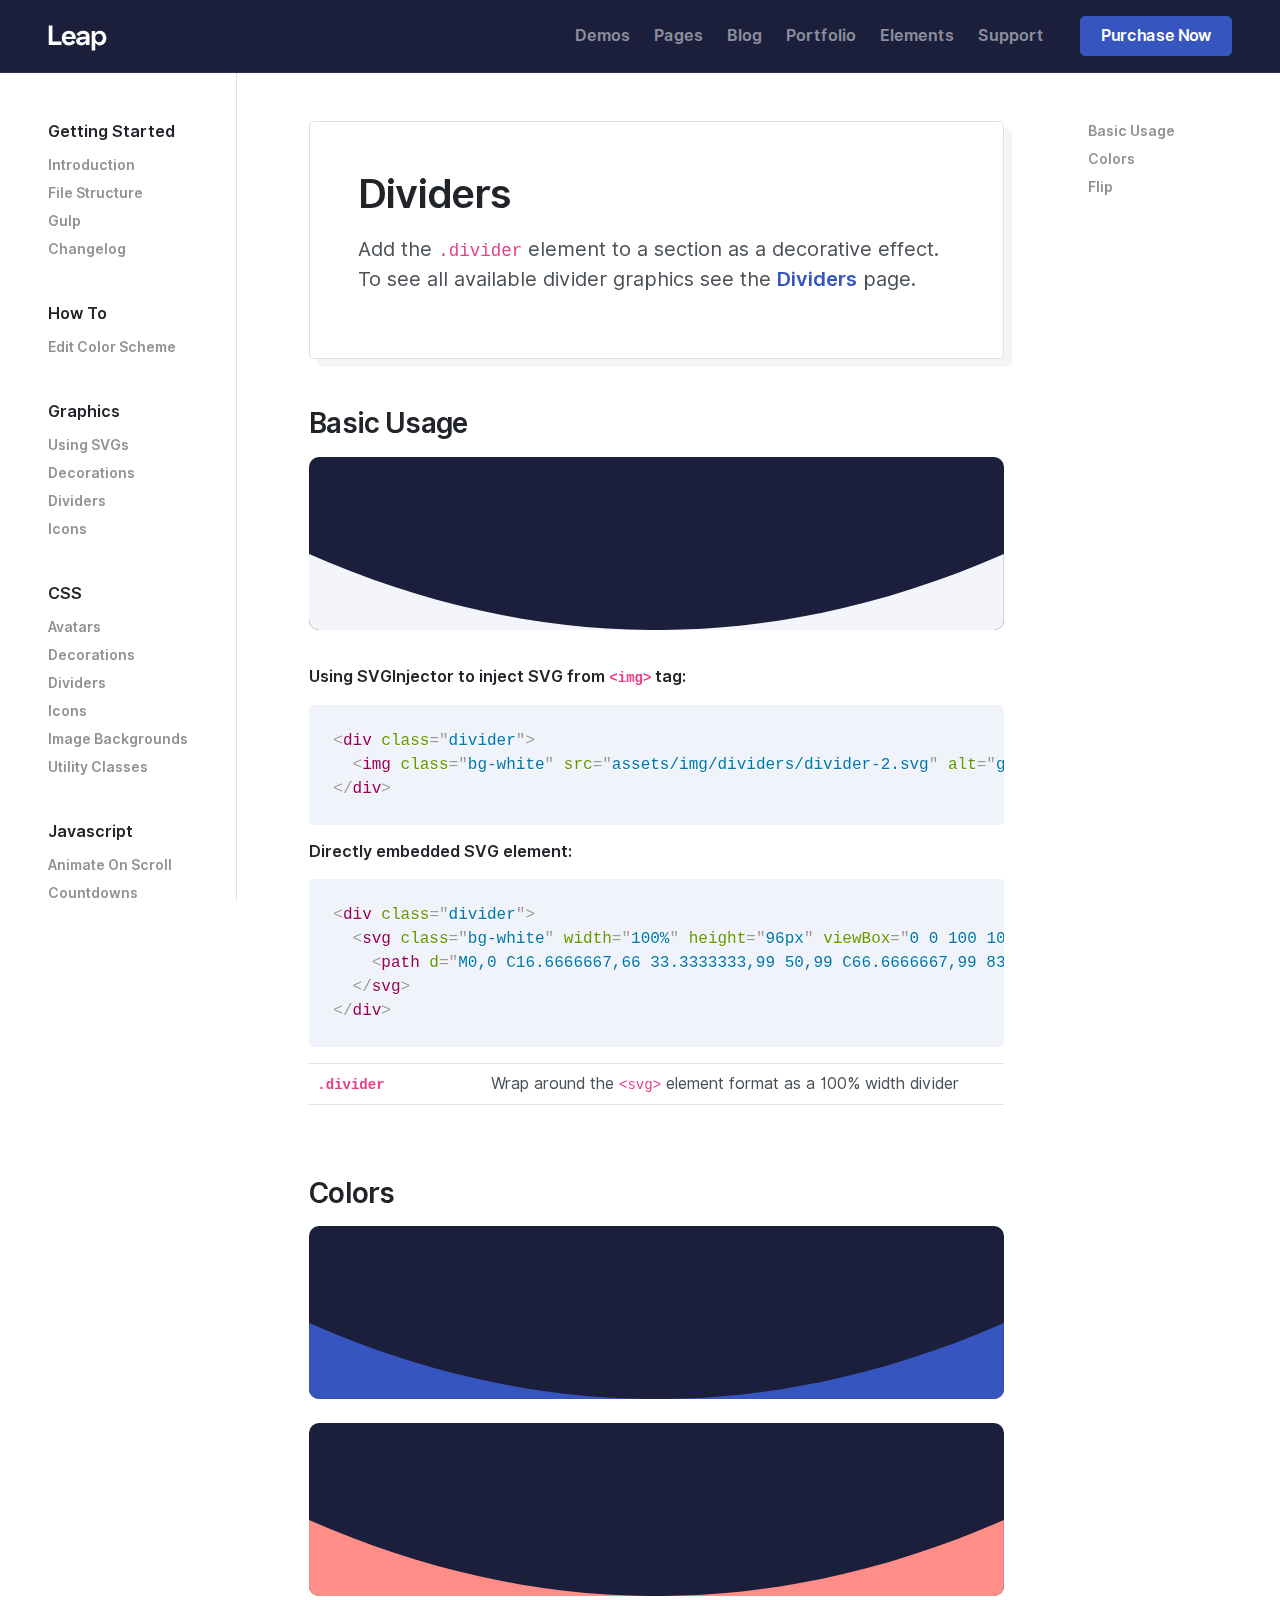
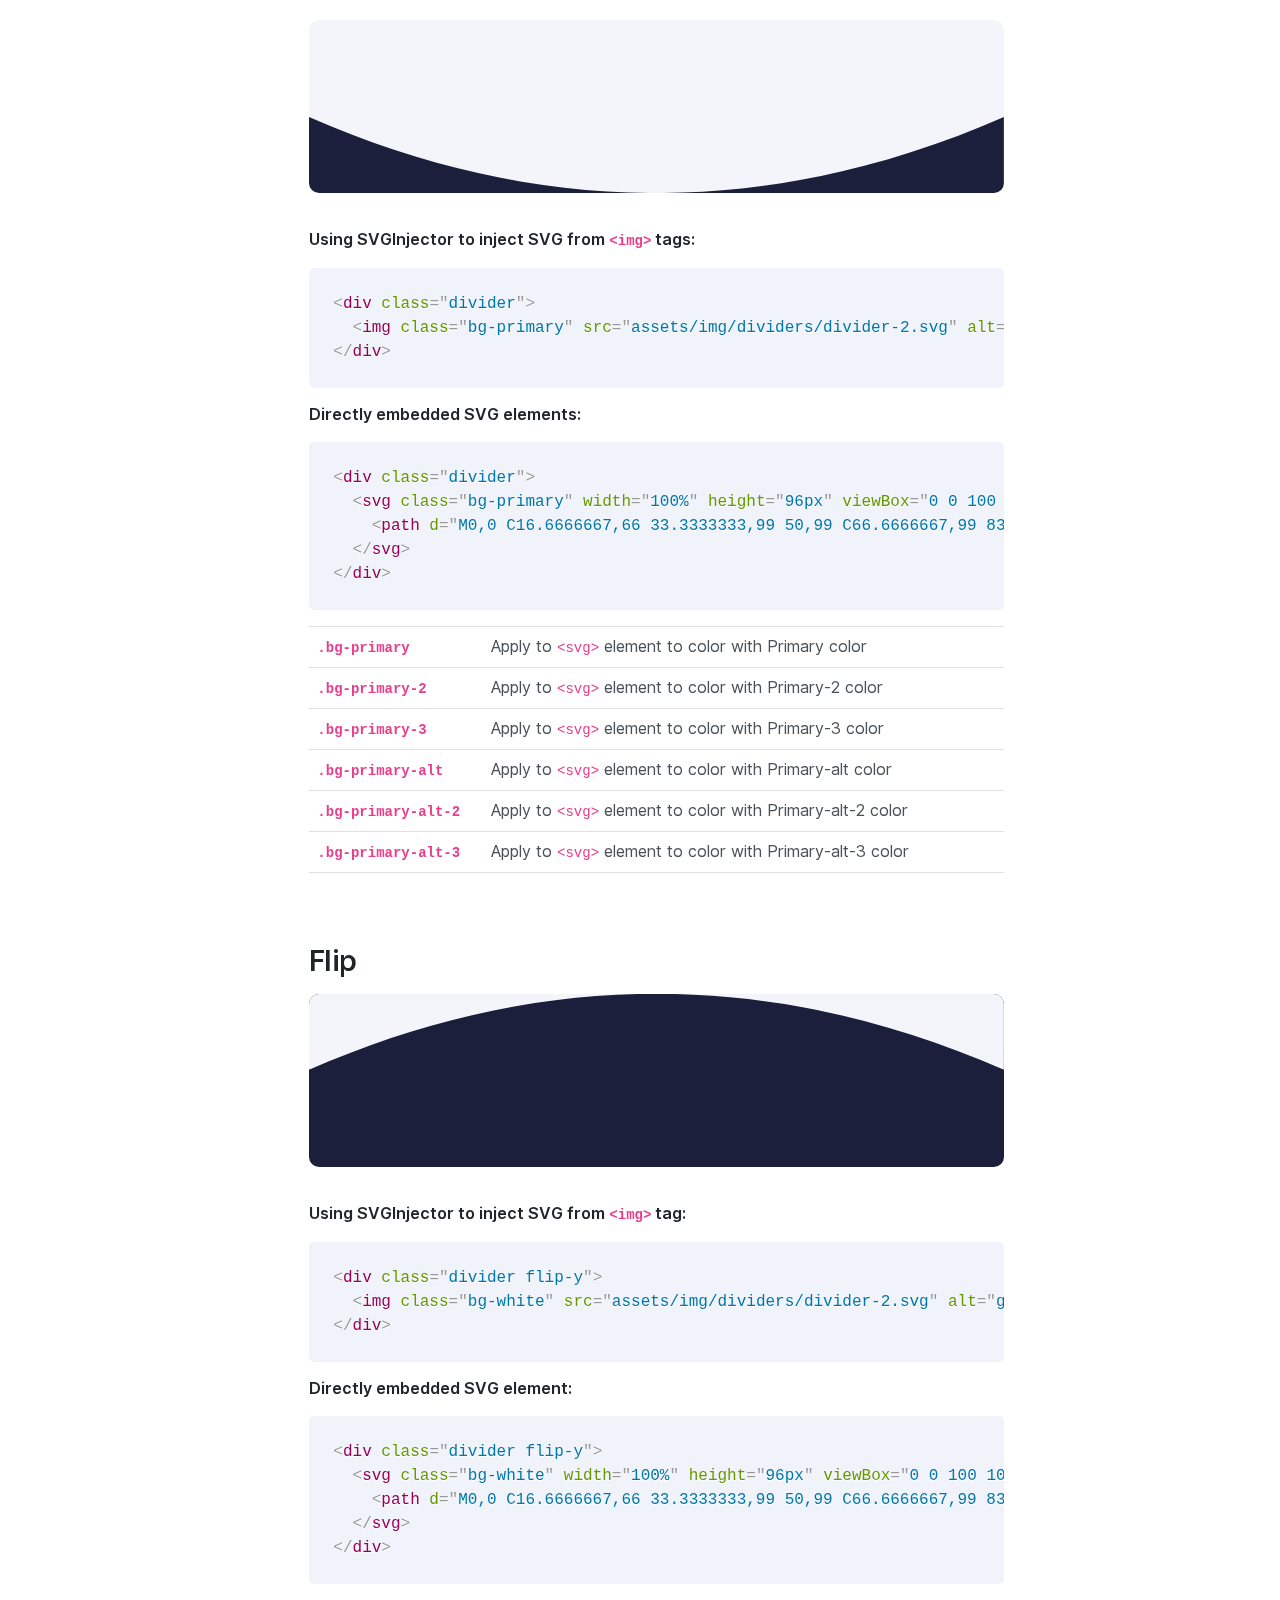
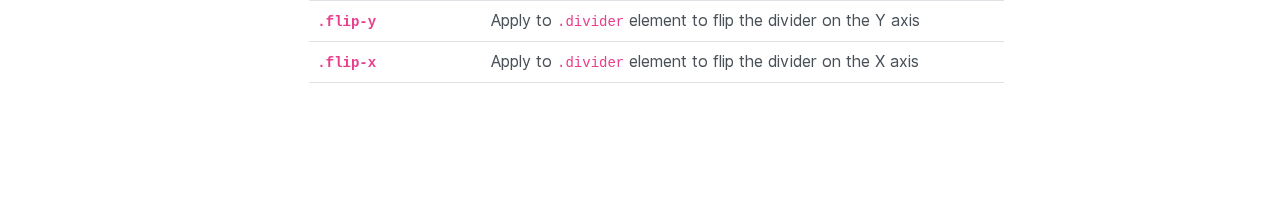
<file: English Website/pages/documentation/css-dividers.html>
<!doctype html>
<html lang="en">

  <head>
    <meta charset="utf-8">
    <title>Leap Bootstrap Theme and HTML Template</title>
    <meta name="viewport" content="width=device-width, initial-scale=1.0">
    <meta name="description" content="A corporate Bootstrap theme by Medium Rare">
    <link href="../assets/css/loaders/loader-typing.css" rel="stylesheet" type="text/css" media="all" />
    <link href="../assets/css/theme.css" rel="stylesheet" type="text/css" media="all" />
    <link rel="preload" as="font" href="../assets/fonts/Inter-UI-upright.var.woff2" type="font/woff2" crossorigin="anonymous">
    <link rel="preload" as="font" href="../assets/fonts/Inter-UI.var.woff2" type="font/woff2" crossorigin="anonymous">
  </head>

  <body data-smooth-scroll-offset="120">
    <div class="loader">
      <div class="loading-animation"></div>
    </div>

    <div class="navbar-container ">
      <nav class="navbar navbar-expand-lg navbar-dark bg-primary-3" data-sticky="top">
        <div class="container-fluid">
          <a class="navbar-brand fade-page" href="../index.html">
            <img src="../assets/img/logo-white.svg" alt="Leap">
          </a>
          <button class="navbar-toggler" type="button" data-toggle="collapse" data-target=".navbar-collapse" aria-expanded="false" aria-label="Toggle navigation">
            <img class="icon navbar-toggler-open" src="../assets/img/icons/interface/menu.svg" alt="menu interface icon" data-inject-svg />
            <img class="icon navbar-toggler-close" src="../assets/img/icons/interface/cross.svg" alt="cross interface icon" data-inject-svg />
          </button>
          <div class="collapse navbar-collapse justify-content-end">
            <div class="py-2 py-lg-0">
              <ul class="navbar-nav">
                <li class="nav-item dropdown">
                  <a href="#" class="nav-link dropdown-toggle" data-toggle="dropdown-grid" aria-expanded="false" aria-haspopup="true">Demos</a>
                  <div class="dropdown-menu row">
                    <div class="col-auto" data-dropdown-content>
                      <div class="dropdown-grid-menu"><a href="../home-course.html" class="dropdown-item fade-page">Course</a><a href="../home-coworking.html" class="dropdown-item fade-page">Coworking<span class="badge badge-primary ml-2">New</span></a><a href="../home-cryptocurrency.html"
                        class="dropdown-item fade-page">Cryptocurrency</a><a href="../home-desktop-app.html" class="dropdown-item fade-page">Desktop App</a><a href="../home-event.html" class="dropdown-item fade-page">Event</a><a href="../home-mobile-app.html"
                        class="dropdown-item fade-page">Mobile App</a><a href="../home-portfolio.html" class="dropdown-item fade-page">Portfolio</a><a href="../home-saas.html" class="dropdown-item fade-page">SaaS</a><a href="../home-saas-trend.html" class="dropdown-item fade-page">SaaS - Trend</a>
                        <a
                        href="../home-software-library.html" class="dropdown-item fade-page">Software Library</a>
                      </div>
                    </div>
                  </div>
                </li>
                <li class="nav-item dropdown">
                  <a href="#" class="nav-link dropdown-toggle" data-toggle="dropdown-grid" aria-expanded="false" aria-haspopup="true">Pages</a>
                  <div class="dropdown-menu row">
                    <div class="col-auto" data-dropdown-content>
                      <div class="dropdown-grid-menu"><a href="../about-company.html" class="dropdown-item fade-page">About Company</a>
                        <div class="dropdown">
                          <a href="#" class="dropdown-item dropdown-toggle" data-toggle="dropdown-grid" aria-expanded="false" aria-haspopup="true">
                            <span>Careers</span>
                            <img class="icon bg-dark opacity-20" src="../assets/img/icons/interface/arrow-caret.svg" alt="arrow-caret interface icon" data-inject-svg />
                          </a>
                          <div class="dropdown-menu row">
                            <div class="col-auto" data-dropdown-content>
                              <div class="dropdown-grid-menu"><a href="../careers.html" class="dropdown-item fade-page">Careers</a><a href="../career-single.html" class="dropdown-item fade-page">Career Single</a>
                              </div>
                            </div>
                          </div>
                        </div>
                        <div class="dropdown">
                          <a href="#" class="dropdown-item dropdown-toggle" data-toggle="dropdown-grid" aria-expanded="false" aria-haspopup="true">
                            <span>Contact</span>
                            <img class="icon bg-dark opacity-20" src="../assets/img/icons/interface/arrow-caret.svg" alt="arrow-caret interface icon" data-inject-svg />
                          </a>
                          <div class="dropdown-menu row">
                            <div class="col-auto" data-dropdown-content>
                              <div class="dropdown-grid-menu"><a href="../contact.html" class="dropdown-item fade-page">Contact</a><a href="../contact-multiple-locations.html" class="dropdown-item fade-page">Contact - Multiple Locations</a>
                              </div>
                            </div>
                          </div>
                        </div>
                        <div class="dropdown">
                          <a href="#" class="dropdown-item dropdown-toggle" data-toggle="dropdown-grid" aria-expanded="false" aria-haspopup="true">
                            <span>Customers</span>
                            <img class="icon bg-dark opacity-20" src="../assets/img/icons/interface/arrow-caret.svg" alt="arrow-caret interface icon" data-inject-svg />
                          </a>
                          <div class="dropdown-menu row">
                            <div class="col-auto" data-dropdown-content>
                              <div class="dropdown-grid-menu"><a href="../customer-stories.html" class="dropdown-item fade-page">Customer Stories</a><a href="../customer-story.html" class="dropdown-item fade-page">Customer Story</a>
                              </div>
                            </div>
                          </div>
                        </div>
                        <div class="dropdown">
                          <a href="#" class="dropdown-item dropdown-toggle" data-toggle="dropdown-grid" aria-expanded="false" aria-haspopup="true">
                            <span>Knowledgebase</span>
                            <img class="icon bg-dark opacity-20" src="../assets/img/icons/interface/arrow-caret.svg" alt="arrow-caret interface icon" data-inject-svg />
                          </a>
                          <div class="dropdown-menu row">
                            <div class="col-auto" data-dropdown-content>
                              <div class="dropdown-grid-menu"><a href="../knowledgebase.html" class="dropdown-item fade-page">Knowledgebase</a><a href="../knowledgebase-category.html" class="dropdown-item fade-page">Knowledgebase Category</a><a href="../knowledgebase-article.html" class="dropdown-item fade-page">Knowledgebase Article</a>
                              </div>
                            </div>
                          </div>
                        </div>
                        <div class="dropdown">
                          <a href="#" class="dropdown-item dropdown-toggle" data-toggle="dropdown-grid" aria-expanded="false" aria-haspopup="true">
                            <span>Pricing</span>
                            <img class="icon bg-dark opacity-20" src="../assets/img/icons/interface/arrow-caret.svg" alt="arrow-caret interface icon" data-inject-svg />
                          </a>
                          <div class="dropdown-menu row">
                            <div class="col-auto" data-dropdown-content>
                              <div class="dropdown-grid-menu"><a href="../pricing-plans.html" class="dropdown-item fade-page">Pricing Plans</a><a href="../pricing-plans-table.html" class="dropdown-item fade-page">Pricing Plans Table</a><a href="../pricing-slider.html" class="dropdown-item fade-page">Pricing Slider</a>
                              </div>
                            </div>
                          </div>
                        </div>
                        <div class="dropdown">
                          <a href="#" class="dropdown-item dropdown-toggle" data-toggle="dropdown-grid" aria-expanded="false" aria-haspopup="true">
                            <span>Utility</span>
                            <img class="icon bg-dark opacity-20" src="../assets/img/icons/interface/arrow-caret.svg" alt="arrow-caret interface icon" data-inject-svg />
                          </a>
                          <div class="dropdown-menu row">
                            <div class="col-auto" data-dropdown-content>
                              <div class="dropdown-grid-menu"><a href="../404.html" class="dropdown-item fade-page">404</a><a href="../utility-coming-soon-subscribe.html" class="dropdown-item fade-page">Coming Soon - Subscribe</a><a href="../utility-coming-soon.html" class="dropdown-item fade-page">Coming Soon</a>
                                <a
                                href="../utility-confirmation-download.html" class="dropdown-item fade-page">Confirmation - Download</a><a href="../utility-confirmation-subscription.html" class="dropdown-item fade-page">Confirmation - Subscription</a><a href="../utility-legal.html" class="dropdown-item fade-page">Legal</a>
                              </div>
                            </div>
                          </div>
                        </div>
                        <div class="dropdown">
                          <a href="#" class="dropdown-item dropdown-toggle" data-toggle="dropdown-grid" aria-expanded="false" aria-haspopup="true">
                            <span>Account</span>
                            <img class="icon bg-dark opacity-20" src="../assets/img/icons/interface/arrow-caret.svg" alt="arrow-caret interface icon" data-inject-svg />
                          </a>
                          <div class="dropdown-menu row">
                            <div class="col-auto" data-dropdown-content>
                              <div class="dropdown-grid-menu"><a href="../account-onboarding.html" class="dropdown-item fade-page">Onboarding</a><a href="../account-sign-in.html" class="dropdown-item fade-page">Sign In</a><a href="../account-sign-up.html" class="dropdown-item fade-page">Sign Up</a>
                                <a
                                href="../account-sign-up-image.html" class="dropdown-item fade-page">Sign Up Image</a><a href="../account-forgot-password.html" class="dropdown-item fade-page">Forgot Password</a>
                              </div>
                            </div>
                          </div>
                        </div>
                      </div>
                    </div>
                  </div>
                </li>
                <li class="nav-item dropdown">
                  <a href="#" class="nav-link dropdown-toggle" data-toggle="dropdown-grid" aria-expanded="false" aria-haspopup="true">Blog</a>
                  <div class="dropdown-menu row">
                    <div class="col-auto" data-dropdown-content>
                      <div class="dropdown-grid-menu">
                        <div class="dropdown">
                          <a href="#" class="dropdown-item dropdown-toggle" data-toggle="dropdown-grid" aria-expanded="false" aria-haspopup="true">
                            <span>Blog Layouts</span>
                            <img class="icon bg-dark opacity-20" src="../assets/img/icons/interface/arrow-caret.svg" alt="arrow-caret interface icon" data-inject-svg />
                          </a>
                          <div class="dropdown-menu row">
                            <div class="col-auto" data-dropdown-content>
                              <div class="dropdown-grid-menu"><a href="../blog-cards.html" class="dropdown-item fade-page">Blog Cards</a><a href="../blog-masonry.html" class="dropdown-item fade-page">Blog Masonry</a><a href="../blog-sidebar.html" class="dropdown-item fade-page">Blog Sidebar</a>
                                <a
                                href="../blog-magazine.html" class="dropdown-item fade-page">Blog Magazine</a>
                              </div>
                            </div>
                          </div>
                        </div>
                        <div class="dropdown">
                          <a href="#" class="dropdown-item dropdown-toggle" data-toggle="dropdown-grid" aria-expanded="false" aria-haspopup="true">
                            <span>Article Layouts</span>
                            <img class="icon bg-dark opacity-20" src="../assets/img/icons/interface/arrow-caret.svg" alt="arrow-caret interface icon" data-inject-svg />
                          </a>
                          <div class="dropdown-menu row">
                            <div class="col-auto" data-dropdown-content>
                              <div class="dropdown-grid-menu"><a href="../blog-article.html" class="dropdown-item fade-page">Article Basic</a><a href="../blog-article-video.html" class="dropdown-item fade-page">Article Video</a><a href="../blog-article-image-header.html" class="dropdown-item fade-page">Article Image Header</a>
                                <a
                                href="../blog-article-image-header-parallax.html" class="dropdown-item fade-page">Article Image Parallax</a>
                              </div>
                            </div>
                          </div>
                        </div>
                      </div>
                    </div>
                  </div>
                </li>
                <li class="nav-item dropdown">
                  <a href="#" class="nav-link dropdown-toggle" data-toggle="dropdown-grid" aria-expanded="false" aria-haspopup="true">Portfolio</a>
                  <div class="dropdown-menu row">
                    <div class="col-auto" data-dropdown-content>
                      <div class="dropdown-grid-menu">
                        <div class="dropdown">
                          <a href="#" class="dropdown-item dropdown-toggle" data-toggle="dropdown-grid" aria-expanded="false" aria-haspopup="true">
                            <span>Grid Layouts</span>
                            <img class="icon bg-dark opacity-20" src="../assets/img/icons/interface/arrow-caret.svg" alt="arrow-caret interface icon" data-inject-svg />
                          </a>
                          <div class="dropdown-menu row">
                            <div class="col-auto" data-dropdown-content>
                              <div class="dropdown-grid-menu"><a href="../portfolio-2-columns.html" class="dropdown-item fade-page">2 Columns</a><a href="../portfolio-3-columns.html" class="dropdown-item fade-page">3 Columns</a><a href="../portfolio-4-columns.html" class="dropdown-item fade-page">4 Columns</a>
                              </div>
                            </div>
                          </div>
                        </div>
                        <div class="dropdown">
                          <a href="#" class="dropdown-item dropdown-toggle" data-toggle="dropdown-grid" aria-expanded="false" aria-haspopup="true">
                            <span>Project Layouts</span>
                            <img class="icon bg-dark opacity-20" src="../assets/img/icons/interface/arrow-caret.svg" alt="arrow-caret interface icon" data-inject-svg />
                          </a>
                          <div class="dropdown-menu row">
                            <div class="col-auto" data-dropdown-content>
                              <div class="dropdown-grid-menu"><a href="../portfolio-case-study.html" class="dropdown-item fade-page">Case Study</a><a href="../portfolio-single-sidebar.html" class="dropdown-item fade-page">Sidebar</a><a href="../portfolio-single-slider.html" class="dropdown-item fade-page">Slider</a>
                                <a
                                href="../portfolio-single-parallax.html" class="dropdown-item fade-page">Parallax</a>
                              </div>
                            </div>
                          </div>
                        </div>
                      </div>
                    </div>
                  </div>
                </li>
                <li class="nav-item dropdown">
                  <a href="#" class="nav-link dropdown-toggle" data-toggle="dropdown-grid" aria-expanded="false" aria-haspopup="true">Elements</a>
                  <div class="dropdown-menu bg-primary-3 text-light border-bottom">
                    <div class="container py-4" data-dropdown-content>
                      <div class="row">
                        <div class="col-lg col-md-4 mb-3 mb-lg-0">
                          <h5>Base</h5>
                          <div><a class="dropdown-item fade-page" href="../elements-grid.html">Grid</a><a class="dropdown-item fade-page" href="../elements-forms.html">Forms</a><a class="dropdown-item fade-page" href="../elements-tables.html">Tables</a>
                            <a
                            class="dropdown-item fade-page" href="../elements-typography.html">Typography</a>
                          </div>
                        </div>
                        <div class="col-lg col-md-4 mb-3 mb-lg-0">
                          <h5>General</h5>
                          <div><a class="dropdown-item fade-page" href="../elements-alerts.html">Alerts</a><a class="dropdown-item fade-page" href="../elements-avatars.html">Avatars</a><a class="dropdown-item fade-page" href="../elements-badges.html">Badges</a>
                            <a
                            class="dropdown-item fade-page" href="../elements-breadcrumbs.html">Breadcrumbs</a><a class="dropdown-item fade-page" href="../elements-buttons.html">Buttons</a><a class="dropdown-item fade-page" href="../elements-cards.html">Cards</a><a class="dropdown-item fade-page" href="../elements-dropdowns-bootstrap.html">Dropdowns Bootstrap</a>
                              <a
                              class="dropdown-item fade-page" href="../elements-dropdowns-grid.html">Dropdowns Grid</a><a class="dropdown-item fade-page" href="../elements-footers.html">Footers</a><a class="dropdown-item fade-page" href="../elements-navbars.html">Navigation</a><a class="dropdown-item fade-page" href="../elements-tooltips.html">Tooltips</a>
                                <a
                                class="dropdown-item fade-page" href="../elements-toasts.html">Toasts</a><a class="dropdown-item fade-page" href="../elements-widgets.html">Widgets</a>
                          </div>
                        </div>
                        <div class="col-lg col-md-4 mb-3 mb-lg-0">
                          <h5>Graphic</h5>
                          <div><a class="dropdown-item fade-page" href="../elements-decorations.html">Decorations</a><a class="dropdown-item fade-page" href="../elements-dividers.html">Dividers</a><a class="dropdown-item fade-page" href="../elements-icons.html">Icons</a>
                            <a
                            class="dropdown-item fade-page" href="../elements-icons-reference.html">Icons Reference</a><a class="dropdown-item fade-page" href="../elements-processes.html">Processes</a><a class="dropdown-item fade-page" href="../elements-progress.html">Progress</a><a class="dropdown-item fade-page" href="../elements-pricing.html">Pricing</a>
                          </div>
                        </div>
                        <div class="col-lg col-md-4 mb-3 mb-lg-0">
                          <h5>Media</h5>
                          <div><a class="dropdown-item fade-page" href="../elements-fancybox.html">Fancybox</a><a class="dropdown-item fade-page" href="../elements-isotope.html">Isotope</a><a class="dropdown-item fade-page" href="../elements-maps.html">Maps</a>
                            <a
                            class="dropdown-item fade-page" href="../elements-flickity.html">Slider Flickity</a><a class="dropdown-item fade-page" href="../elements-twitter.html">Twitter Feeds</a><a class="dropdown-item fade-page" href="../elements-video-players.html">Video Players</a><a class="dropdown-item fade-page"
                              href="../elements-video-backgrounds.html">Video Backgrounds</a>
                          </div>
                        </div>
                        <div class="col-lg col-md-4 mb-3 mb-lg-0">
                          <h5>Interactive</h5>
                          <div><a class="dropdown-item fade-page" href="../elements-animations.html">Animations</a><a class="dropdown-item fade-page" href="../elements-accordions.html">Accordion</a><a class="dropdown-item fade-page" href="../elements-counters.html">Counters</a>
                            <a
                            class="dropdown-item fade-page" href="../elements-countdown.html">Countdown</a><a class="dropdown-item fade-page" href="../elements-date-picker.html">Date Picker</a><a class="dropdown-item fade-page" href="../elements-modals.html">Modals</a><a class="dropdown-item fade-page" href="../elements-navs.html">Tabs (Nav)</a>
                              <a
                              class="dropdown-item fade-page" href="../elements-typed-text.html">Typed Text</a><a class="dropdown-item fade-page" href="../elements-parallax.html">Parallax</a><a class="dropdown-item fade-page" href="../elements-popovers.html">Popovers</a><a class="dropdown-item fade-page" href="../elements-wizards.html">Wizards</a>
                          </div>
                        </div>
                      </div>
                    </div>
                  </div>
                </li>
                <li class="nav-item dropdown">
                  <a href="#" class="nav-link dropdown-toggle" data-toggle="dropdown-grid" aria-expanded="false" aria-haspopup="true">Support</a>
                  <div class="dropdown-menu row">
                    <div class="col-auto px-0" data-dropdown-content>
                      <div class="bg-white rounded border shadow-lg o-hidden">
                        <div class="p-3">
                          <h6 class="mb-0">Product Support</h6>
                        </div>
                        <div class="list-group list-group-flush">
                          <a href="../documentation/index.html" target="_blank" class="list-group-item list-group-item-action d-flex align-items-center p-3">
                            <img class="icon icon-md" src="../assets/img/icons/theme/files/selected-file.svg" alt="selected-file icon" data-inject-svg />
                            <div class="text-body ml-3">
                              <span>Documentation</span>
                              <div class="text-small text-muted">Get all the information you need</div>
                            </div>
                          </a>
                          <a href="https://themes.zendesk.com/hc/en-us/articles/360000006291-How-do-I-get-help-with-the-theme-I-purchased-" target="_blank" class="list-group-item list-group-item-action d-flex align-items-center p-3">
                            <img class="icon icon-md" src="../assets/img/icons/theme/communication/chat-4.svg" alt="chat-4 icon" data-inject-svg />
                            <div class="text-body ml-3">
                              <span>Looking for answers?</span>
                              <div class="text-small text-muted">Get support</div>
                            </div>
                          </a>
                        </div>
                      </div>
                    </div>
                  </div>
                </li>
              </ul>
            </div><a href="#" class="btn btn-primary ml-lg-3">Purchase Now</a>

          </div>
        </div>
      </nav>
    </div>

    <button class="btn btn-lg btn-primary btn-block rounded-0 d-md-none" type="button" data-toggle="collapse" data-target="#docs-index" aria-expanded="false" aria-controls="docs-index">
      <img class="icon" src="../assets/img/icons/interface/menu.svg" alt="menu interface icon" data-inject-svg />
      <span>Toggle Docs Index</span>
    </button>
    <section class="container-fluid py-0">
      <div class="row">
        <div class="col-12 col-md-3 col-lg-2 border-right pt-3 pt-md-5 docs-sidebar">
          <div id="docs-index" class="collapse">

            <div class="mb-3 mb-md-4">
              <h6 class="mb-2">Getting Started</h6>
              <ul class="nav flex-column">

                <li class="nav-item">
                  <a href="index.html" class="nav-link text-small">Introduction </a>

                </li>

                <li class="nav-item">
                  <a href="file-structure.html" class="nav-link text-small">File Structure </a>

                </li>

                <li class="nav-item">
                  <a href="gulp.html" class="nav-link text-small">Gulp </a>

                </li>

                <li class="nav-item">
                  <a href="changelog.html" class="nav-link text-small">Changelog </a>

                </li>

              </ul>
            </div>

            <div class="mb-3 mb-md-4">
              <h6 class="mb-2">How To</h6>
              <ul class="nav flex-column">

                <li class="nav-item">
                  <a href="how-to-edit-color-scheme.html" class="nav-link text-small">Edit Color Scheme </a>

                </li>

              </ul>
            </div>

            <div class="mb-3 mb-md-4">
              <h6 class="mb-2">Graphics</h6>
              <ul class="nav flex-column">

                <li class="nav-item">
                  <a href="graphics-svg.html" class="nav-link text-small">Using SVGs </a>

                </li>

                <li class="nav-item">
                  <a href="graphics-decorations.html" class="nav-link text-small">Decorations </a>

                </li>

                <li class="nav-item">
                  <a href="graphics-dividers.html" class="nav-link text-small">Dividers </a>

                </li>

                <li class="nav-item">
                  <a href="graphics-icons.html" class="nav-link text-small">Icons </a>

                </li>

              </ul>
            </div>

            <div class="mb-3 mb-md-4">
              <h6 class="mb-2">CSS</h6>
              <ul class="nav flex-column">

                <li class="nav-item">
                  <a href="css-avatars.html" class="nav-link text-small">Avatars </a>

                </li>

                <li class="nav-item">
                  <a href="css-decorations.html" class="nav-link text-small">Decorations </a>

                </li>

                <li class="nav-item">
                  <a href="css-dividers.html" class="nav-link text-small">Dividers </a>

                </li>

                <li class="nav-item">
                  <a href="css-icons.html" class="nav-link text-small">Icons </a>

                </li>

                <li class="nav-item">
                  <a href="css-image-backgrounds.html" class="nav-link text-small">Image Backgrounds </a>

                </li>

                <li class="nav-item">
                  <a href="css-utility-classes.html" class="nav-link text-small">Utility Classes </a>

                </li>

              </ul>
            </div>

            <div class="mb-3 mb-md-4">
              <h6 class="mb-2">Javascript</h6>
              <ul class="nav flex-column">

                <li class="nav-item">
                  <a href="js-aos.html" class="nav-link text-small">Animate On Scroll </a>

                </li>

                <li class="nav-item">
                  <a href="js-countdown.html" class="nav-link text-small">Countdowns </a>

                </li>

                <li class="nav-item">
                  <a href="js-countup.html" class="nav-link text-small">Counters </a>

                </li>

                <li class="nav-item">
                  <a href="js-prism.html" class="nav-link text-small">Code Highlighting </a>

                </li>

                <li class="nav-item">
                  <a href="js-dropdown-grid.html" class="nav-link text-small">Dropdowns (Grid) </a>

                </li>

                <li class="nav-item">
                  <a href="js-fancybox.html" class="nav-link text-small">Fancybox (Lightbox) </a>

                </li>

                <li class="nav-item">
                  <a href="js-flatpickr.html" class="nav-link text-small">Flatpickr </a>

                </li>

                <li class="nav-item">
                  <a href="js-flickity.html" class="nav-link text-small">Flickity (Slider) </a>

                </li>

                <li class="nav-item">
                  <a href="#forms-collapse" class="nav-link text-small" data-toggle="collapse" role="button" aria-expanded="false" aria-controls="forms-collapse">Forms <img class="bg-dark icon" src="../assets/img/icons/interface/arrow-caret.svg" alt="arrow-caret interface icon" data-inject-svg /></a>

                  <ul class="nav flex-column collapse pl-3" id="forms-collapse">

                    <li class="nav-item">
                      <a href="js-form-email.html" class="nav-link text-small">Client Side</a>
                    </li>

                    <li class="nav-item">
                      <a href="js-form-swiftmailer.html" class="nav-link text-small">Send to Email</a>
                    </li>

                    <li class="nav-item">
                      <a href="js-form-mailchimp.html" class="nav-link text-small">Send to MailChimp</a>
                    </li>

                    <li class="nav-item">
                      <a href="js-recaptcha-v2.html" class="nav-link text-small">reCAPTCHA</a>
                    </li>

                  </ul>

                </li>

                <li class="nav-item">
                  <a href="js-maps.html" class="nav-link text-small">Google Maps </a>

                </li>

                <li class="nav-item">
                  <a href="js-isotope.html" class="nav-link text-small">Isotope (Masonry Layout) </a>

                </li>

                <li class="nav-item">
                  <a href="#navs-bars-collapse" class="nav-link text-small" data-toggle="collapse" role="button" aria-expanded="false" aria-controls="navs-bars-collapse">Navs Bars <img class="bg-dark icon" src="../assets/img/icons/interface/arrow-caret.svg" alt="arrow-caret interface icon" data-inject-svg /></a>

                  <ul class="nav flex-column collapse pl-3" id="navs-bars-collapse">

                    <li class="nav-item">
                      <a href="js-overlay-nav.html" class="nav-link text-small">Overlay</a>
                    </li>

                    <li class="nav-item">
                      <a href="js-sticky.html" class="nav-link text-small">Sticky</a>
                    </li>

                  </ul>

                </li>

                <li class="nav-item">
                  <a href="js-jarallax.html" class="nav-link text-small">Parallax </a>

                </li>

                <li class="nav-item">
                  <a href="js-loading-animations.html" class="nav-link text-small">Page Load Animations </a>

                </li>

                <li class="nav-item">
                  <a href="js-fade-page.html" class="nav-link text-small">Page Transitions </a>

                </li>

                <li class="nav-item">
                  <a href="js-ion-rangeslider.html" class="nav-link text-small">Range Sliders </a>

                </li>

                <li class="nav-item">
                  <a href="js-reading-position.html" class="nav-link text-small">Scroll Progress Bar </a>

                </li>

                <li class="nav-item">
                  <a href="js-smooth-scroll.html" class="nav-link text-small">Smooth Scroll </a>

                </li>

                <li class="nav-item">
                  <a href="js-svg-injector.html" class="nav-link text-small">SVGInjector </a>

                </li>

                <li class="nav-item">
                  <a href="js-twitter-fetcher.html" class="nav-link text-small">Twitter Feeds </a>

                </li>

                <li class="nav-item">
                  <a href="js-typed-text.html" class="nav-link text-small">Typed Text </a>

                </li>

                <li class="nav-item">
                  <a href="js-plyr.html" class="nav-link text-small">Video Players </a>

                </li>

                <li class="nav-item">
                  <a href="js-wizard.html" class="nav-link text-small">Wizards </a>

                </li>

              </ul>
            </div>

            <div class="mb-3 mb-md-4">
              <h6 class="mb-2">PHP</h6>
              <ul class="nav flex-column">

                <li class="nav-item">
                  <a href="php-mailchimp.html" class="nav-link text-small">Mailchimp Form Handler </a>

                </li>

                <li class="nav-item">
                  <a href="php-swiftmailer.html" class="nav-link text-small">Email Form Handler </a>

                </li>

              </ul>
            </div>

            <div class="mb-3 mb-md-4">
              <h6 class="mb-2">Bootstrap</h6>
              <ul class="nav flex-column">

                <li class="nav-item">
                  <a href="http://getbootstrap.com/docs/4.3/components/alerts/" class="nav-link text-small" target="_blank">Alerts </a>

                </li>

                <li class="nav-item">
                  <a href="http://getbootstrap.com/docs/4.3/components/badge/" class="nav-link text-small" target="_blank">Badges </a>

                </li>

                <li class="nav-item">
                  <a href="http://getbootstrap.com/docs/4.3/components/breadcrumb/" class="nav-link text-small" target="_blank">Breadcrumbs </a>

                </li>

                <li class="nav-item">
                  <a href="http://getbootstrap.com/docs/4.3/components/buttons/" class="nav-link text-small" target="_blank">Buttons </a>

                </li>

                <li class="nav-item">
                  <a href="http://getbootstrap.com/docs/4.3/components/card/" class="nav-link text-small" target="_blank">Cards </a>

                </li>

                <li class="nav-item">
                  <a href="http://getbootstrap.com/docs/4.3/components/dropdowns/" class="nav-link text-small" target="_blank">Dropdowns </a>

                </li>

                <li class="nav-item">
                  <a href="http://getbootstrap.com/docs/4.3/components/forms/" class="nav-link text-small" target="_blank">Forms </a>

                </li>

                <li class="nav-item">
                  <a href="http://getbootstrap.com/docs/4.3/layout/grid/" class="nav-link text-small" target="_blank">Grid System </a>

                </li>

                <li class="nav-item">
                  <a href="http://getbootstrap.com/docs/4.3/components/modal/" class="nav-link text-small" target="_blank">Modals </a>

                </li>

                <li class="nav-item">
                  <a href="http://getbootstrap.com/docs/4.3/components/navbar/" class="nav-link text-small" target="_blank">Navbars </a>

                </li>

                <li class="nav-item">
                  <a href="http://getbootstrap.com/docs/4.3/components/navs/" class="nav-link text-small" target="_blank">Navs </a>

                </li>

                <li class="nav-item">
                  <a href="http://getbootstrap.com/docs/4.3/components/popovers/" class="nav-link text-small" target="_blank">Popovers </a>

                </li>

                <li class="nav-item">
                  <a href="http://getbootstrap.com/docs/4.3/components/progress/" class="nav-link text-small" target="_blank">Progress </a>

                </li>

                <li class="nav-item">
                  <a href="http://getbootstrap.com/docs/4.3/content/tables/" class="nav-link text-small" target="_blank">Tables </a>

                </li>

                <li class="nav-item">
                  <a href="http://getbootstrap.com/docs/4.3/components/toasts/" class="nav-link text-small" target="_blank">Toasts </a>

                </li>

                <li class="nav-item">
                  <a href="http://getbootstrap.com/docs/4.3/components/tooltips/" class="nav-link text-small" target="_blank">Tooltips </a>

                </li>

                <li class="nav-item">
                  <a href="http://getbootstrap.com/docs/4.3/content/typography/" class="nav-link text-small" target="_blank">Typography </a>

                </li>

              </ul>
            </div>

          </div>
        </div>
        <div class="col-md-9 col-lg-10">
          <div class="row">
            <div class="col-xl-10 col-lg-9 px-xl-6 px-lg-4 px-md-3 py-md-5">
              <div class="card card-body card-lg shadow-3d rounded-sm mb-4 mb-md-5">
                <h1>Dividers</h1>
                <div class="lead">
                  <p>Add the <code>.divider</code> element to a section as a decorative effect. To see all available divider graphics see the <a href="graphics-dividers.html">Dividers</a> page.</p>
                </div>
              </div>

              <article id="basic-usage" class="mb-4 mb-md-6">
                <h3> <p>Basic Usage</p>
 </h3>
                <div class="mb-4">
                  <div class="rounded position-relative bg-primary-3 o-hidden">
                    <div class="py-5"></div>
                    <div class="divider">
                      <svg class="bg-primary-alt" width="100%" height="96px" viewBox="0 0 100 100" version="1.1" xmlns="http://www.w3.org/2000/svg" xmlns:xlink="http://www.w3.org/1999/xlink" preserveAspectRatio="none">
                        <path d="M0,0 C16.6666667,66 33.3333333,99 50,99 C66.6666667,99 83.3333333,66 100,0 L100,100 L0,100 L0,0 Z"></path>
                      </svg>
                    </div>
                  </div>
                </div>
                <div>
                  <h6>Using SVGInjector to inject SVG from <code>&lt;img&gt;</code> tag:</h6>
                  <pre><code class="language-html">&lt;div class=&quot;divider&quot;&gt;
  &lt;img class=&quot;bg-white&quot; src=&quot;assets/img/dividers/divider-2.svg&quot; alt=&quot;graphical divider&quot; data-inject-svg /&gt;
&lt;/div&gt;</code></pre>
                  <h6>Directly embedded SVG element:</h6>
                  <pre><code class="language-html">&lt;div class=&quot;divider&quot;&gt;
  &lt;svg class=&quot;bg-white&quot; width=&quot;100%&quot; height=&quot;96px&quot; viewBox=&quot;0 0 100 100&quot; version=&quot;1.1&quot; xmlns=&quot;http://www.w3.org/2000/svg&quot; xmlns:xlink=&quot;http://www.w3.org/1999/xlink&quot; preserveAspectRatio=&quot;none&quot;&gt;
    &lt;path d=&quot;M0,0 C16.6666667,66 33.3333333,99 50,99 C66.6666667,99 83.3333333,66 100,0 L100,100 L0,100 L0,0 Z&quot;&gt;&lt;/path&gt;
  &lt;/svg&gt;
&lt;/div&gt;</code></pre>

                </div>

                <dl class="row docs-dl">
                  <dt class="col-3"><code>.divider</code>
                  </dt>
                  <dd class="col-9">
                    <p>Wrap around the <code>&lt;svg&gt;</code> element format as a 100% width divider</p>
                  </dd>
                </dl>
              </article>

              <article id="colors" class="mb-4 mb-md-6">
                <h3> <p>Colors</p>
 </h3>
                <div class="mb-4">
                  <div class="rounded position-relative bg-primary-3 o-hidden mb-3">
                    <div class="py-5"></div>
                    <div class="divider">
                      <svg class="bg-primary" width="100%" height="96px" viewBox="0 0 100 100" version="1.1" xmlns="http://www.w3.org/2000/svg" xmlns:xlink="http://www.w3.org/1999/xlink" preserveAspectRatio="none">
                        <path d="M0,0 C16.6666667,66 33.3333333,99 50,99 C66.6666667,99 83.3333333,66 100,0 L100,100 L0,100 L0,0 Z"></path>
                      </svg>
                    </div>
                  </div>
                  <div class="rounded position-relative bg-primary-3 o-hidden mb-3">
                    <div class="py-5"></div>
                    <div class="divider">
                      <svg class="bg-primary-2" width="100%" height="96px" viewBox="0 0 100 100" version="1.1" xmlns="http://www.w3.org/2000/svg" xmlns:xlink="http://www.w3.org/1999/xlink" preserveAspectRatio="none">
                        <path d="M0,0 C16.6666667,66 33.3333333,99 50,99 C66.6666667,99 83.3333333,66 100,0 L100,100 L0,100 L0,0 Z"></path>
                      </svg>
                    </div>
                  </div>
                  <div class="rounded position-relative bg-primary-alt o-hidden">
                    <div class="py-5"></div>
                    <div class="divider">
                      <svg class="bg-primary-3" width="100%" height="96px" viewBox="0 0 100 100" version="1.1" xmlns="http://www.w3.org/2000/svg" xmlns:xlink="http://www.w3.org/1999/xlink" preserveAspectRatio="none">
                        <path d="M0,0 C16.6666667,66 33.3333333,99 50,99 C66.6666667,99 83.3333333,66 100,0 L100,100 L0,100 L0,0 Z"></path>
                      </svg>
                    </div>
                  </div>
                </div>
                <div>
                  <h6>Using SVGInjector to inject SVG from <code>&lt;img&gt;</code> tags:</h6>
                  <pre><code class="language-html">&lt;div class=&quot;divider&quot;&gt;
  &lt;img class=&quot;bg-primary&quot; src=&quot;assets/img/dividers/divider-2.svg&quot; alt=&quot;graphical divider&quot; data-inject-svg /&gt;
&lt;/div&gt;</code></pre>
                  <h6>Directly embedded SVG elements:</h6>
                  <pre><code class="language-html">&lt;div class=&quot;divider&quot;&gt;
  &lt;svg class=&quot;bg-primary&quot; width=&quot;100%&quot; height=&quot;96px&quot; viewBox=&quot;0 0 100 100&quot; version=&quot;1.1&quot; xmlns=&quot;http://www.w3.org/2000/svg&quot; xmlns:xlink=&quot;http://www.w3.org/1999/xlink&quot; preserveAspectRatio=&quot;none&quot;&gt;
    &lt;path d=&quot;M0,0 C16.6666667,66 33.3333333,99 50,99 C66.6666667,99 83.3333333,66 100,0 L100,100 L0,100 L0,0 Z&quot;&gt;&lt;/path&gt;
  &lt;/svg&gt;
&lt;/div&gt;</code></pre>

                </div>

                <dl class="row docs-dl">
                  <dt class="col-3"><code>.bg-primary</code>
                  </dt>
                  <dd class="col-9">
                    <p>Apply to <code>&lt;svg&gt;</code> element to color with Primary color</p>
                  </dd>
                  <dt class="col-3"><code>.bg-primary-2</code>
                  </dt>
                  <dd class="col-9">
                    <p>Apply to <code>&lt;svg&gt;</code> element to color with Primary-2 color</p>
                  </dd>
                  <dt class="col-3"><code>.bg-primary-3</code>
                  </dt>
                  <dd class="col-9">
                    <p>Apply to <code>&lt;svg&gt;</code> element to color with Primary-3 color</p>
                  </dd>
                  <dt class="col-3"><code>.bg-primary-alt</code>
                  </dt>
                  <dd class="col-9">
                    <p>Apply to <code>&lt;svg&gt;</code> element to color with Primary-alt color</p>
                  </dd>
                  <dt class="col-3"><code>.bg-primary-alt-2</code>
                  </dt>
                  <dd class="col-9">
                    <p>Apply to <code>&lt;svg&gt;</code> element to color with Primary-alt-2 color</p>
                  </dd>
                  <dt class="col-3"><code>.bg-primary-alt-3</code>
                  </dt>
                  <dd class="col-9">
                    <p>Apply to <code>&lt;svg&gt;</code> element to color with Primary-alt-3 color</p>
                  </dd>
                </dl>
              </article>

              <article id="flip" class="mb-4 mb-md-6">
                <h3> <p>Flip</p>
 </h3>
                <div class="mb-4">
                  <div class="rounded position-relative bg-primary-3 o-hidden">
                    <div class="divider flip-y">
                      <svg class="bg-primary-alt" width="100%" height="96px" viewBox="0 0 100 100" version="1.1" xmlns="http://www.w3.org/2000/svg" xmlns:xlink="http://www.w3.org/1999/xlink" preserveAspectRatio="none">
                        <path d="M0,0 C16.6666667,66 33.3333333,99 50,99 C66.6666667,99 83.3333333,66 100,0 L100,100 L0,100 L0,0 Z"></path>
                      </svg>
                    </div>
                    <div class="py-5"></div>
                  </div>
                </div>
                <div>
                  <h6>Using SVGInjector to inject SVG from <code>&lt;img&gt;</code> tag:</h6>
                  <pre><code class="language-html">&lt;div class=&quot;divider flip-y&quot;&gt;
  &lt;img class=&quot;bg-white&quot; src=&quot;assets/img/dividers/divider-2.svg&quot; alt=&quot;graphical divider&quot; data-inject-svg /&gt;
&lt;/div&gt;</code></pre>
                  <h6>Directly embedded SVG element:</h6>
                  <pre><code class="language-html">&lt;div class=&quot;divider flip-y&quot;&gt;
  &lt;svg class=&quot;bg-white&quot; width=&quot;100%&quot; height=&quot;96px&quot; viewBox=&quot;0 0 100 100&quot; version=&quot;1.1&quot; xmlns=&quot;http://www.w3.org/2000/svg&quot; xmlns:xlink=&quot;http://www.w3.org/1999/xlink&quot; preserveAspectRatio=&quot;none&quot;&gt;
    &lt;path d=&quot;M0,0 C16.6666667,66 33.3333333,99 50,99 C66.6666667,99 83.3333333,66 100,0 L100,100 L0,100 L0,0 Z&quot;&gt;&lt;/path&gt;
  &lt;/svg&gt;
&lt;/div&gt;</code></pre>

                </div>

                <dl class="row docs-dl">
                  <dt class="col-3"><code>.flip-y</code>
                  </dt>
                  <dd class="col-9">
                    <p>Apply to <code>.divider</code> element to flip the divider on the Y axis</p>
                  </dd>
                  <dt class="col-3"><code>.flip-x</code>
                  </dt>
                  <dd class="col-9">
                    <p>Apply to <code>.divider</code> element to flip the divider on the X axis</p>
                  </dd>
                </dl>
              </article>

            </div>
            <div class="col-xl-2 col-lg-3 d-none d-lg-block py-md-5 docs-sidebar">
              <ul class="nav flex-column">

                <li class="nav-item">
                  <a href="#basic-usage" class="nav-link text-small" data-smooth-scroll>Basic Usage</a>
                </li>

                <li class="nav-item">
                  <a href="#colors" class="nav-link text-small" data-smooth-scroll>Colors</a>
                </li>

                <li class="nav-item">
                  <a href="#flip" class="nav-link text-small" data-smooth-scroll>Flip</a>
                </li>

              </ul>
            </div>
          </div>

        </div>
      </div>
    </section>

    <!-- Required vendor scripts (Do not remove) -->
    <script type="text/javascript" src="../assets/js/jquery.min.js"></script>
    <script type="text/javascript" src="../assets/js/popper.min.js"></script>
    <script type="text/javascript" src="../assets/js/bootstrap.js"></script>

    <!-- Optional Vendor Scripts (Remove the plugin script here and comment initializer script out of index.js if site does not use that feature) -->

    <!-- AOS (Animate On Scroll - animates elements into view while scrolling down) -->
    <script type="text/javascript" src="../assets/js/aos.js"></script>
    <!-- Clipboard (copies content from browser into OS clipboard) -->
    <script type="text/javascript" src="../assets/js/clipboard.js"></script>
    <!-- Fancybox (handles image and video lightbox and galleries) -->
    <script type="text/javascript" src="../assets/js/jquery.fancybox.min.js"></script>
    <!-- Flatpickr (calendar/date/time picker UI) -->
    <script type="text/javascript" src="../assets/js/flatpickr.min.js"></script>
    <!-- Flickity (handles touch enabled carousels and sliders) -->
    <script type="text/javascript" src="../assets/js/flickity.pkgd.min.js"></script>
    <!-- Ion rangeSlider (flexible and pretty range slider elements) -->
    <script type="text/javascript" src="../assets/js/ion.rangeSlider.min.js"></script>
    <!-- Isotope (masonry layouts and filtering) -->
    <script type="text/javascript" src="../assets/js/isotope.pkgd.min.js"></script>
    <!-- jarallax (parallax effect and video backgrounds) -->
    <script type="text/javascript" src="../assets/js/jarallax.min.js"></script>
    <script type="text/javascript" src="../assets/js/jarallax-video.min.js"></script>
    <script type="text/javascript" src="../assets/js/jarallax-element.min.js"></script>
    <!-- jQuery Countdown (displays countdown text to a specified date) -->
    <script type="text/javascript" src="../assets/js/jquery.countdown.min.js"></script>
    <!-- jQuery smartWizard facilitates steppable wizard content -->
    <script type="text/javascript" src="../assets/js/jquery.smartWizard.min.js"></script>
    <!-- Plyr (unified player for Video, Audio, Vimeo and Youtube) -->
    <script type="text/javascript" src="../assets/js/plyr.polyfilled.min.js"></script>
    <!-- Prism (displays formatted code boxes) -->
    <script type="text/javascript" src="../assets/js/prism.js"></script>
    <!-- ScrollMonitor (manages events for elements scrolling in and out of view) -->
    <script type="text/javascript" src="../assets/js/scrollMonitor.js"></script>
    <!-- Smooth scroll (animation to links in-page)-->
    <script type="text/javascript" src="../assets/js/smooth-scroll.polyfills.min.js"></script>
    <!-- SVGInjector (replaces img tags with SVG code to allow easy inclusion of SVGs with the benefit of inheriting colors and styles)-->
    <script type="text/javascript" src="../assets/js/svg-injector.umd.production.js"></script>
    <!-- TwitterFetcher (displays a feed of tweets from a specified account)-->
    <script type="text/javascript" src="../assets/js/twitterFetcher_min.js"></script>
    <!-- Typed text (animated typing effect)-->
    <script type="text/javascript" src="../assets/js/typed.min.js"></script>
    <!-- Required theme scripts (Do not remove) -->
    <script type="text/javascript" src="../assets/js/theme.js"></script>
    <!-- Removes page load animation when window is finished loading -->
    <script type="text/javascript">
      window.addEventListener("load", function () {    document.querySelector('body').classList.add('loaded');  });
    </script>

  </body>

</html>
</file>
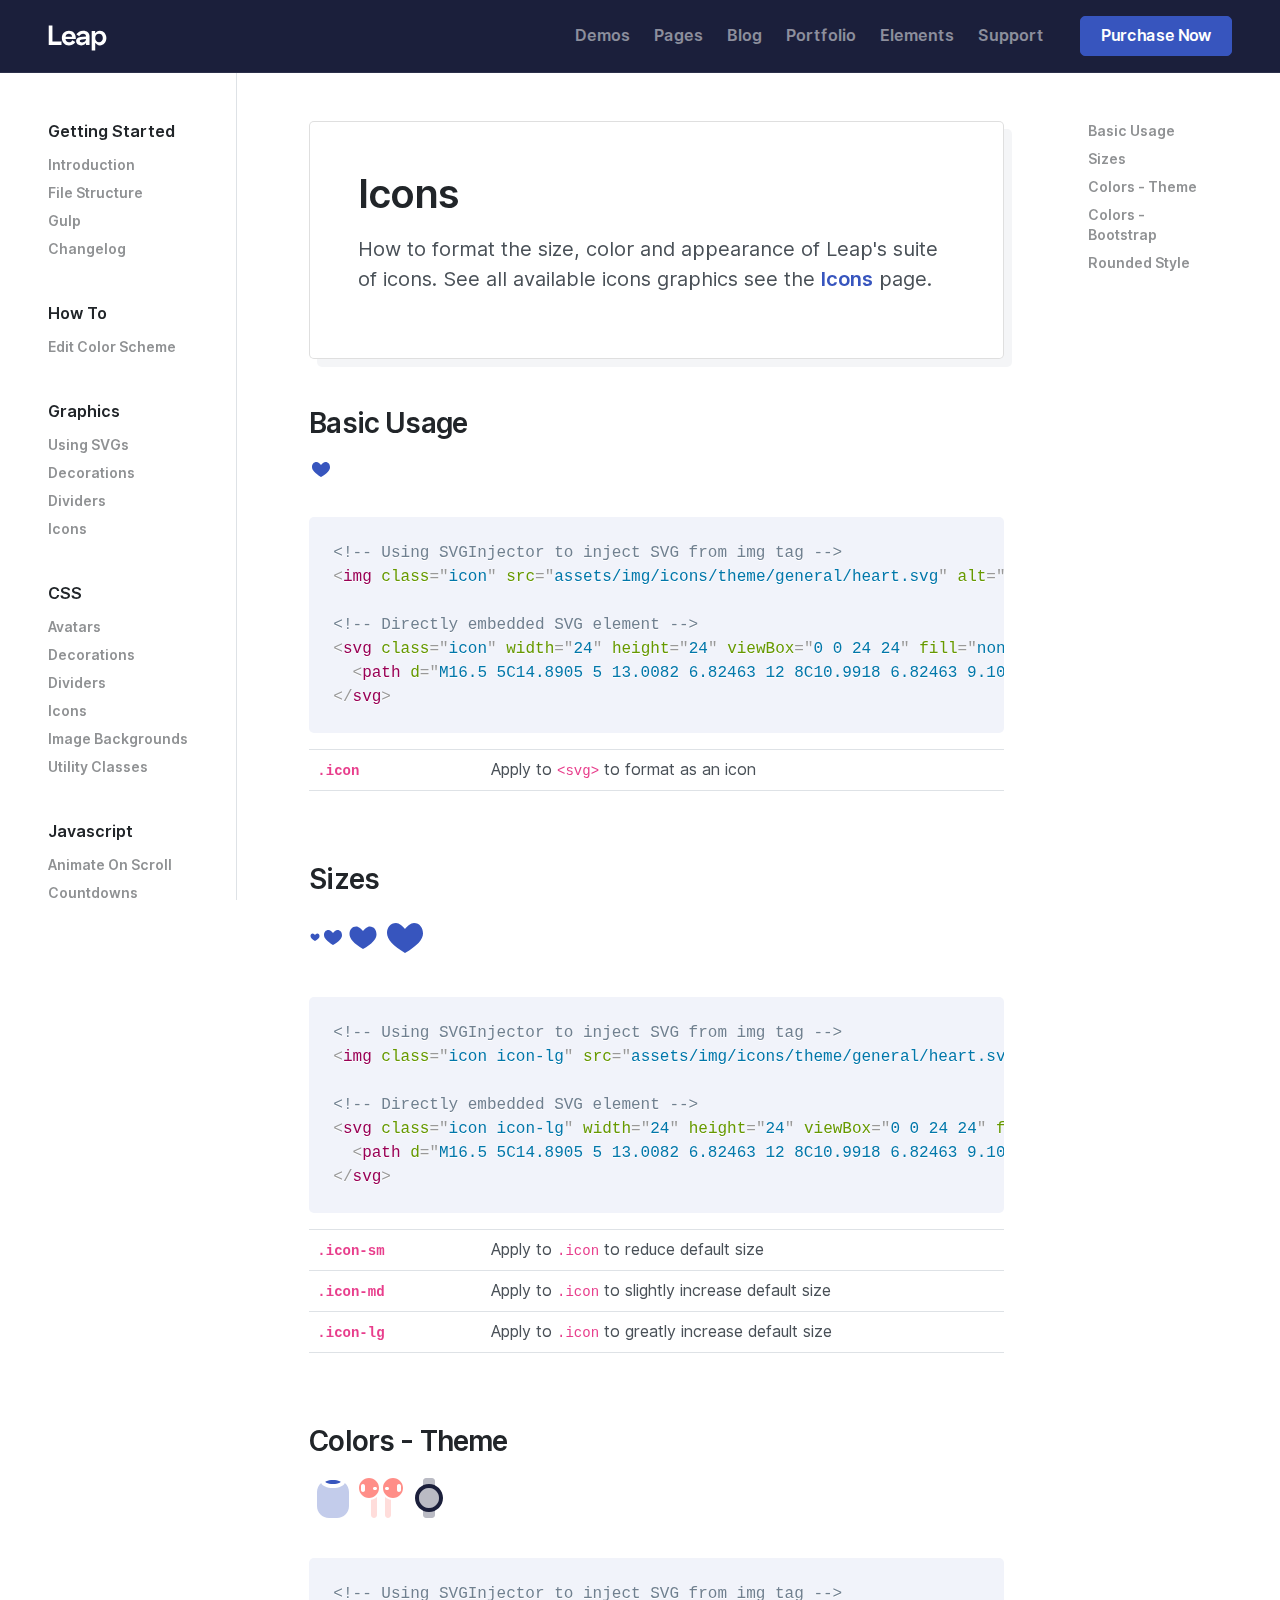
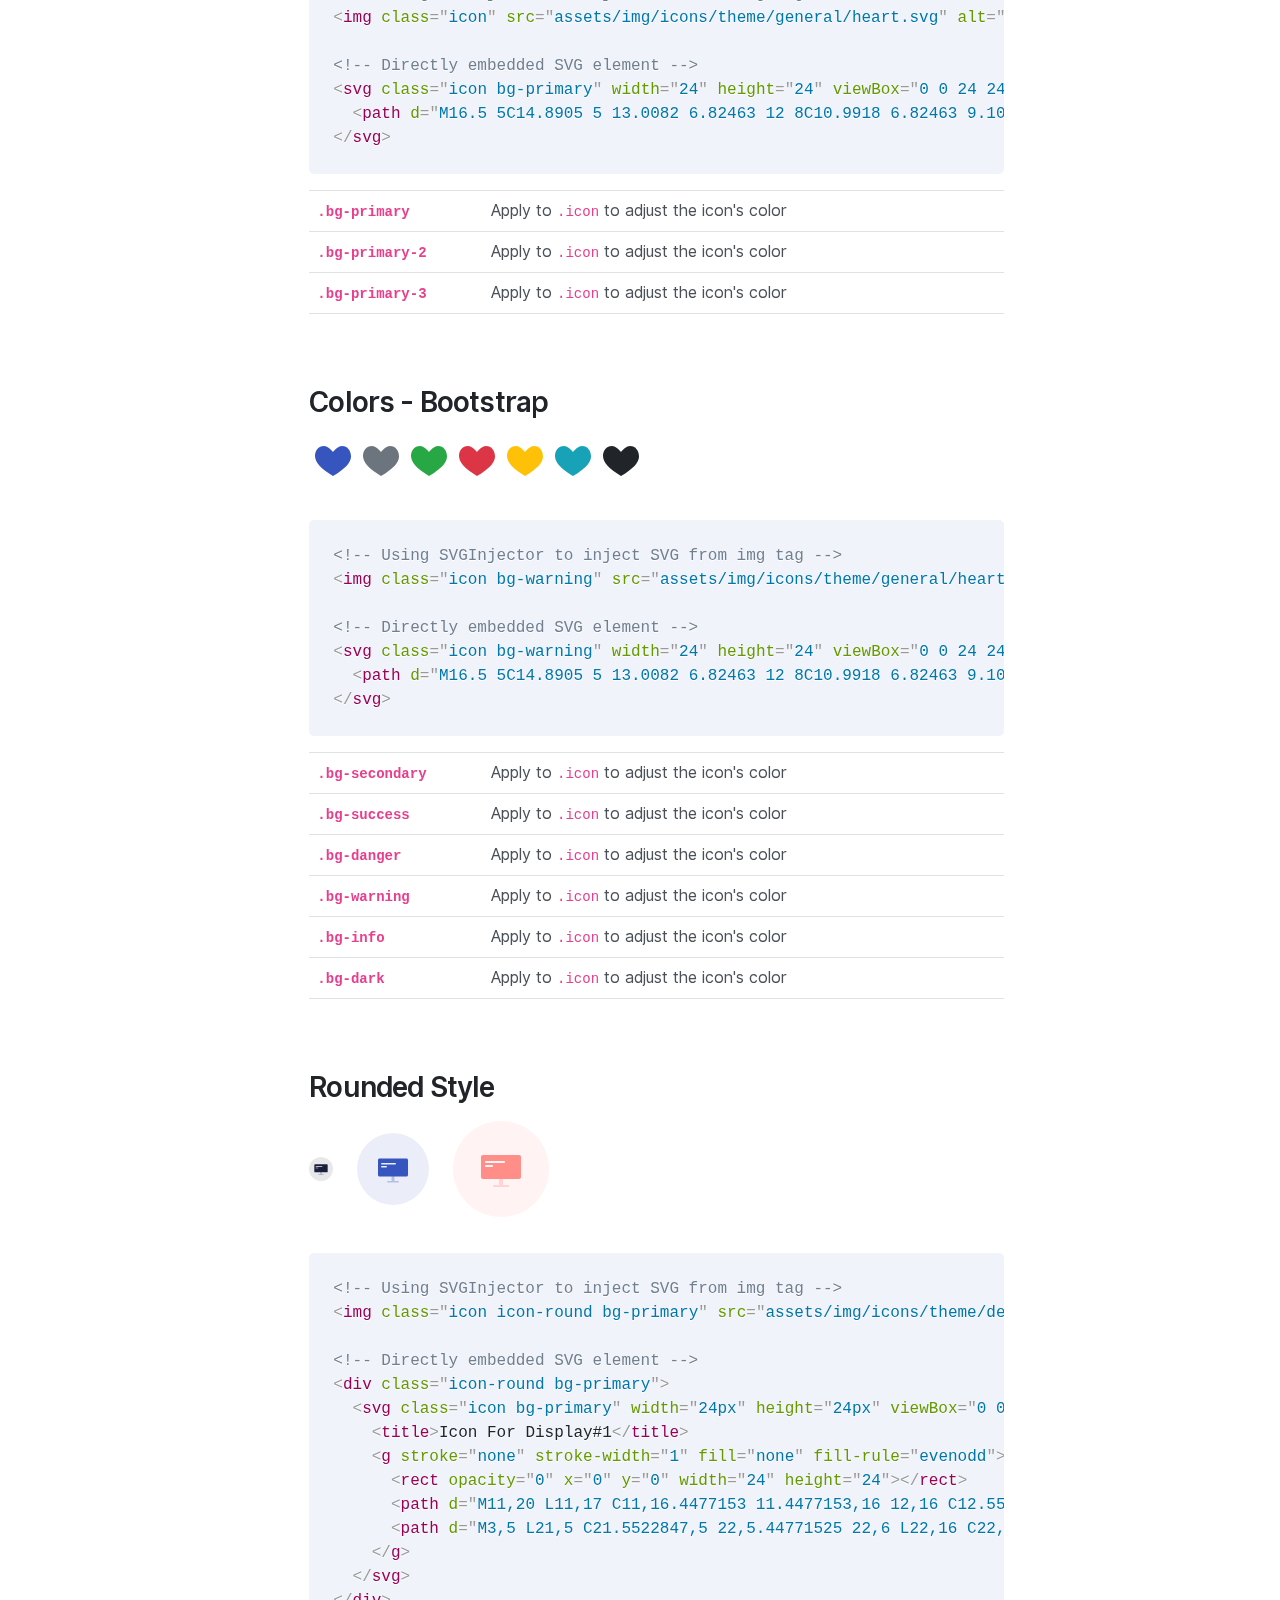
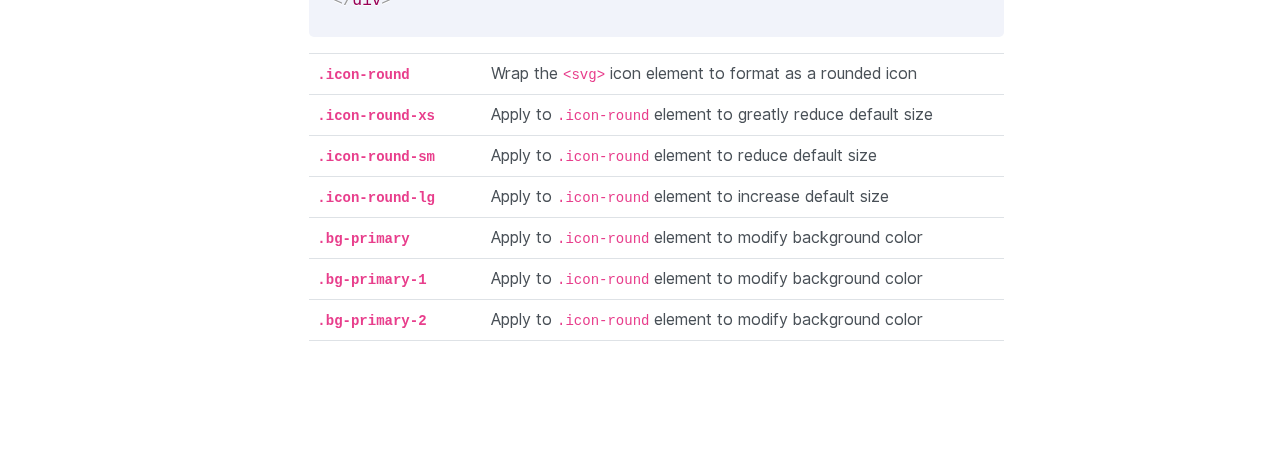
<file: English Website/pages/documentation/css-icons.html>
<!doctype html>
<html lang="en">

  <head>
    <meta charset="utf-8">
    <title>Leap Bootstrap Theme and HTML Template</title>
    <meta name="viewport" content="width=device-width, initial-scale=1.0">
    <meta name="description" content="A corporate Bootstrap theme by Medium Rare">
    <link href="../assets/css/loaders/loader-typing.css" rel="stylesheet" type="text/css" media="all" />
    <link href="../assets/css/theme.css" rel="stylesheet" type="text/css" media="all" />
    <link rel="preload" as="font" href="../assets/fonts/Inter-UI-upright.var.woff2" type="font/woff2" crossorigin="anonymous">
    <link rel="preload" as="font" href="../assets/fonts/Inter-UI.var.woff2" type="font/woff2" crossorigin="anonymous">
  </head>

  <body data-smooth-scroll-offset="120">
    <div class="loader">
      <div class="loading-animation"></div>
    </div>

    <div class="navbar-container ">
      <nav class="navbar navbar-expand-lg navbar-dark bg-primary-3" data-sticky="top">
        <div class="container-fluid">
          <a class="navbar-brand fade-page" href="../index.html">
            <img src="../assets/img/logo-white.svg" alt="Leap">
          </a>
          <button class="navbar-toggler" type="button" data-toggle="collapse" data-target=".navbar-collapse" aria-expanded="false" aria-label="Toggle navigation">
            <img class="icon navbar-toggler-open" src="../assets/img/icons/interface/menu.svg" alt="menu interface icon" data-inject-svg />
            <img class="icon navbar-toggler-close" src="../assets/img/icons/interface/cross.svg" alt="cross interface icon" data-inject-svg />
          </button>
          <div class="collapse navbar-collapse justify-content-end">
            <div class="py-2 py-lg-0">
              <ul class="navbar-nav">
                <li class="nav-item dropdown">
                  <a href="#" class="nav-link dropdown-toggle" data-toggle="dropdown-grid" aria-expanded="false" aria-haspopup="true">Demos</a>
                  <div class="dropdown-menu row">
                    <div class="col-auto" data-dropdown-content>
                      <div class="dropdown-grid-menu"><a href="../home-course.html" class="dropdown-item fade-page">Course</a><a href="../home-coworking.html" class="dropdown-item fade-page">Coworking<span class="badge badge-primary ml-2">New</span></a><a href="../home-cryptocurrency.html"
                        class="dropdown-item fade-page">Cryptocurrency</a><a href="../home-desktop-app.html" class="dropdown-item fade-page">Desktop App</a><a href="../home-event.html" class="dropdown-item fade-page">Event</a><a href="../home-mobile-app.html"
                        class="dropdown-item fade-page">Mobile App</a><a href="../home-portfolio.html" class="dropdown-item fade-page">Portfolio</a><a href="../home-saas.html" class="dropdown-item fade-page">SaaS</a><a href="../home-saas-trend.html" class="dropdown-item fade-page">SaaS - Trend</a>
                        <a
                        href="../home-software-library.html" class="dropdown-item fade-page">Software Library</a>
                      </div>
                    </div>
                  </div>
                </li>
                <li class="nav-item dropdown">
                  <a href="#" class="nav-link dropdown-toggle" data-toggle="dropdown-grid" aria-expanded="false" aria-haspopup="true">Pages</a>
                  <div class="dropdown-menu row">
                    <div class="col-auto" data-dropdown-content>
                      <div class="dropdown-grid-menu"><a href="../about-company.html" class="dropdown-item fade-page">About Company</a>
                        <div class="dropdown">
                          <a href="#" class="dropdown-item dropdown-toggle" data-toggle="dropdown-grid" aria-expanded="false" aria-haspopup="true">
                            <span>Careers</span>
                            <img class="icon bg-dark opacity-20" src="../assets/img/icons/interface/arrow-caret.svg" alt="arrow-caret interface icon" data-inject-svg />
                          </a>
                          <div class="dropdown-menu row">
                            <div class="col-auto" data-dropdown-content>
                              <div class="dropdown-grid-menu"><a href="../careers.html" class="dropdown-item fade-page">Careers</a><a href="../career-single.html" class="dropdown-item fade-page">Career Single</a>
                              </div>
                            </div>
                          </div>
                        </div>
                        <div class="dropdown">
                          <a href="#" class="dropdown-item dropdown-toggle" data-toggle="dropdown-grid" aria-expanded="false" aria-haspopup="true">
                            <span>Contact</span>
                            <img class="icon bg-dark opacity-20" src="../assets/img/icons/interface/arrow-caret.svg" alt="arrow-caret interface icon" data-inject-svg />
                          </a>
                          <div class="dropdown-menu row">
                            <div class="col-auto" data-dropdown-content>
                              <div class="dropdown-grid-menu"><a href="../contact.html" class="dropdown-item fade-page">Contact</a><a href="../contact-multiple-locations.html" class="dropdown-item fade-page">Contact - Multiple Locations</a>
                              </div>
                            </div>
                          </div>
                        </div>
                        <div class="dropdown">
                          <a href="#" class="dropdown-item dropdown-toggle" data-toggle="dropdown-grid" aria-expanded="false" aria-haspopup="true">
                            <span>Customers</span>
                            <img class="icon bg-dark opacity-20" src="../assets/img/icons/interface/arrow-caret.svg" alt="arrow-caret interface icon" data-inject-svg />
                          </a>
                          <div class="dropdown-menu row">
                            <div class="col-auto" data-dropdown-content>
                              <div class="dropdown-grid-menu"><a href="../customer-stories.html" class="dropdown-item fade-page">Customer Stories</a><a href="../customer-story.html" class="dropdown-item fade-page">Customer Story</a>
                              </div>
                            </div>
                          </div>
                        </div>
                        <div class="dropdown">
                          <a href="#" class="dropdown-item dropdown-toggle" data-toggle="dropdown-grid" aria-expanded="false" aria-haspopup="true">
                            <span>Knowledgebase</span>
                            <img class="icon bg-dark opacity-20" src="../assets/img/icons/interface/arrow-caret.svg" alt="arrow-caret interface icon" data-inject-svg />
                          </a>
                          <div class="dropdown-menu row">
                            <div class="col-auto" data-dropdown-content>
                              <div class="dropdown-grid-menu"><a href="../knowledgebase.html" class="dropdown-item fade-page">Knowledgebase</a><a href="../knowledgebase-category.html" class="dropdown-item fade-page">Knowledgebase Category</a><a href="../knowledgebase-article.html" class="dropdown-item fade-page">Knowledgebase Article</a>
                              </div>
                            </div>
                          </div>
                        </div>
                        <div class="dropdown">
                          <a href="#" class="dropdown-item dropdown-toggle" data-toggle="dropdown-grid" aria-expanded="false" aria-haspopup="true">
                            <span>Pricing</span>
                            <img class="icon bg-dark opacity-20" src="../assets/img/icons/interface/arrow-caret.svg" alt="arrow-caret interface icon" data-inject-svg />
                          </a>
                          <div class="dropdown-menu row">
                            <div class="col-auto" data-dropdown-content>
                              <div class="dropdown-grid-menu"><a href="../pricing-plans.html" class="dropdown-item fade-page">Pricing Plans</a><a href="../pricing-plans-table.html" class="dropdown-item fade-page">Pricing Plans Table</a><a href="../pricing-slider.html" class="dropdown-item fade-page">Pricing Slider</a>
                              </div>
                            </div>
                          </div>
                        </div>
                        <div class="dropdown">
                          <a href="#" class="dropdown-item dropdown-toggle" data-toggle="dropdown-grid" aria-expanded="false" aria-haspopup="true">
                            <span>Utility</span>
                            <img class="icon bg-dark opacity-20" src="../assets/img/icons/interface/arrow-caret.svg" alt="arrow-caret interface icon" data-inject-svg />
                          </a>
                          <div class="dropdown-menu row">
                            <div class="col-auto" data-dropdown-content>
                              <div class="dropdown-grid-menu"><a href="../404.html" class="dropdown-item fade-page">404</a><a href="../utility-coming-soon-subscribe.html" class="dropdown-item fade-page">Coming Soon - Subscribe</a><a href="../utility-coming-soon.html" class="dropdown-item fade-page">Coming Soon</a>
                                <a
                                href="../utility-confirmation-download.html" class="dropdown-item fade-page">Confirmation - Download</a><a href="../utility-confirmation-subscription.html" class="dropdown-item fade-page">Confirmation - Subscription</a><a href="../utility-legal.html" class="dropdown-item fade-page">Legal</a>
                              </div>
                            </div>
                          </div>
                        </div>
                        <div class="dropdown">
                          <a href="#" class="dropdown-item dropdown-toggle" data-toggle="dropdown-grid" aria-expanded="false" aria-haspopup="true">
                            <span>Account</span>
                            <img class="icon bg-dark opacity-20" src="../assets/img/icons/interface/arrow-caret.svg" alt="arrow-caret interface icon" data-inject-svg />
                          </a>
                          <div class="dropdown-menu row">
                            <div class="col-auto" data-dropdown-content>
                              <div class="dropdown-grid-menu"><a href="../account-onboarding.html" class="dropdown-item fade-page">Onboarding</a><a href="../account-sign-in.html" class="dropdown-item fade-page">Sign In</a><a href="../account-sign-up.html" class="dropdown-item fade-page">Sign Up</a>
                                <a
                                href="../account-sign-up-image.html" class="dropdown-item fade-page">Sign Up Image</a><a href="../account-forgot-password.html" class="dropdown-item fade-page">Forgot Password</a>
                              </div>
                            </div>
                          </div>
                        </div>
                      </div>
                    </div>
                  </div>
                </li>
                <li class="nav-item dropdown">
                  <a href="#" class="nav-link dropdown-toggle" data-toggle="dropdown-grid" aria-expanded="false" aria-haspopup="true">Blog</a>
                  <div class="dropdown-menu row">
                    <div class="col-auto" data-dropdown-content>
                      <div class="dropdown-grid-menu">
                        <div class="dropdown">
                          <a href="#" class="dropdown-item dropdown-toggle" data-toggle="dropdown-grid" aria-expanded="false" aria-haspopup="true">
                            <span>Blog Layouts</span>
                            <img class="icon bg-dark opacity-20" src="../assets/img/icons/interface/arrow-caret.svg" alt="arrow-caret interface icon" data-inject-svg />
                          </a>
                          <div class="dropdown-menu row">
                            <div class="col-auto" data-dropdown-content>
                              <div class="dropdown-grid-menu"><a href="../blog-cards.html" class="dropdown-item fade-page">Blog Cards</a><a href="../blog-masonry.html" class="dropdown-item fade-page">Blog Masonry</a><a href="../blog-sidebar.html" class="dropdown-item fade-page">Blog Sidebar</a>
                                <a
                                href="../blog-magazine.html" class="dropdown-item fade-page">Blog Magazine</a>
                              </div>
                            </div>
                          </div>
                        </div>
                        <div class="dropdown">
                          <a href="#" class="dropdown-item dropdown-toggle" data-toggle="dropdown-grid" aria-expanded="false" aria-haspopup="true">
                            <span>Article Layouts</span>
                            <img class="icon bg-dark opacity-20" src="../assets/img/icons/interface/arrow-caret.svg" alt="arrow-caret interface icon" data-inject-svg />
                          </a>
                          <div class="dropdown-menu row">
                            <div class="col-auto" data-dropdown-content>
                              <div class="dropdown-grid-menu"><a href="../blog-article.html" class="dropdown-item fade-page">Article Basic</a><a href="../blog-article-video.html" class="dropdown-item fade-page">Article Video</a><a href="../blog-article-image-header.html" class="dropdown-item fade-page">Article Image Header</a>
                                <a
                                href="../blog-article-image-header-parallax.html" class="dropdown-item fade-page">Article Image Parallax</a>
                              </div>
                            </div>
                          </div>
                        </div>
                      </div>
                    </div>
                  </div>
                </li>
                <li class="nav-item dropdown">
                  <a href="#" class="nav-link dropdown-toggle" data-toggle="dropdown-grid" aria-expanded="false" aria-haspopup="true">Portfolio</a>
                  <div class="dropdown-menu row">
                    <div class="col-auto" data-dropdown-content>
                      <div class="dropdown-grid-menu">
                        <div class="dropdown">
                          <a href="#" class="dropdown-item dropdown-toggle" data-toggle="dropdown-grid" aria-expanded="false" aria-haspopup="true">
                            <span>Grid Layouts</span>
                            <img class="icon bg-dark opacity-20" src="../assets/img/icons/interface/arrow-caret.svg" alt="arrow-caret interface icon" data-inject-svg />
                          </a>
                          <div class="dropdown-menu row">
                            <div class="col-auto" data-dropdown-content>
                              <div class="dropdown-grid-menu"><a href="../portfolio-2-columns.html" class="dropdown-item fade-page">2 Columns</a><a href="../portfolio-3-columns.html" class="dropdown-item fade-page">3 Columns</a><a href="../portfolio-4-columns.html" class="dropdown-item fade-page">4 Columns</a>
                              </div>
                            </div>
                          </div>
                        </div>
                        <div class="dropdown">
                          <a href="#" class="dropdown-item dropdown-toggle" data-toggle="dropdown-grid" aria-expanded="false" aria-haspopup="true">
                            <span>Project Layouts</span>
                            <img class="icon bg-dark opacity-20" src="../assets/img/icons/interface/arrow-caret.svg" alt="arrow-caret interface icon" data-inject-svg />
                          </a>
                          <div class="dropdown-menu row">
                            <div class="col-auto" data-dropdown-content>
                              <div class="dropdown-grid-menu"><a href="../portfolio-case-study.html" class="dropdown-item fade-page">Case Study</a><a href="../portfolio-single-sidebar.html" class="dropdown-item fade-page">Sidebar</a><a href="../portfolio-single-slider.html" class="dropdown-item fade-page">Slider</a>
                                <a
                                href="../portfolio-single-parallax.html" class="dropdown-item fade-page">Parallax</a>
                              </div>
                            </div>
                          </div>
                        </div>
                      </div>
                    </div>
                  </div>
                </li>
                <li class="nav-item dropdown">
                  <a href="#" class="nav-link dropdown-toggle" data-toggle="dropdown-grid" aria-expanded="false" aria-haspopup="true">Elements</a>
                  <div class="dropdown-menu bg-primary-3 text-light border-bottom">
                    <div class="container py-4" data-dropdown-content>
                      <div class="row">
                        <div class="col-lg col-md-4 mb-3 mb-lg-0">
                          <h5>Base</h5>
                          <div><a class="dropdown-item fade-page" href="../elements-grid.html">Grid</a><a class="dropdown-item fade-page" href="../elements-forms.html">Forms</a><a class="dropdown-item fade-page" href="../elements-tables.html">Tables</a>
                            <a
                            class="dropdown-item fade-page" href="../elements-typography.html">Typography</a>
                          </div>
                        </div>
                        <div class="col-lg col-md-4 mb-3 mb-lg-0">
                          <h5>General</h5>
                          <div><a class="dropdown-item fade-page" href="../elements-alerts.html">Alerts</a><a class="dropdown-item fade-page" href="../elements-avatars.html">Avatars</a><a class="dropdown-item fade-page" href="../elements-badges.html">Badges</a>
                            <a
                            class="dropdown-item fade-page" href="../elements-breadcrumbs.html">Breadcrumbs</a><a class="dropdown-item fade-page" href="../elements-buttons.html">Buttons</a><a class="dropdown-item fade-page" href="../elements-cards.html">Cards</a><a class="dropdown-item fade-page" href="../elements-dropdowns-bootstrap.html">Dropdowns Bootstrap</a>
                              <a
                              class="dropdown-item fade-page" href="../elements-dropdowns-grid.html">Dropdowns Grid</a><a class="dropdown-item fade-page" href="../elements-footers.html">Footers</a><a class="dropdown-item fade-page" href="../elements-navbars.html">Navigation</a><a class="dropdown-item fade-page" href="../elements-tooltips.html">Tooltips</a>
                                <a
                                class="dropdown-item fade-page" href="../elements-toasts.html">Toasts</a><a class="dropdown-item fade-page" href="../elements-widgets.html">Widgets</a>
                          </div>
                        </div>
                        <div class="col-lg col-md-4 mb-3 mb-lg-0">
                          <h5>Graphic</h5>
                          <div><a class="dropdown-item fade-page" href="../elements-decorations.html">Decorations</a><a class="dropdown-item fade-page" href="../elements-dividers.html">Dividers</a><a class="dropdown-item fade-page" href="../elements-icons.html">Icons</a>
                            <a
                            class="dropdown-item fade-page" href="../elements-icons-reference.html">Icons Reference</a><a class="dropdown-item fade-page" href="../elements-processes.html">Processes</a><a class="dropdown-item fade-page" href="../elements-progress.html">Progress</a><a class="dropdown-item fade-page" href="../elements-pricing.html">Pricing</a>
                          </div>
                        </div>
                        <div class="col-lg col-md-4 mb-3 mb-lg-0">
                          <h5>Media</h5>
                          <div><a class="dropdown-item fade-page" href="../elements-fancybox.html">Fancybox</a><a class="dropdown-item fade-page" href="../elements-isotope.html">Isotope</a><a class="dropdown-item fade-page" href="../elements-maps.html">Maps</a>
                            <a
                            class="dropdown-item fade-page" href="../elements-flickity.html">Slider Flickity</a><a class="dropdown-item fade-page" href="../elements-twitter.html">Twitter Feeds</a><a class="dropdown-item fade-page" href="../elements-video-players.html">Video Players</a><a class="dropdown-item fade-page"
                              href="../elements-video-backgrounds.html">Video Backgrounds</a>
                          </div>
                        </div>
                        <div class="col-lg col-md-4 mb-3 mb-lg-0">
                          <h5>Interactive</h5>
                          <div><a class="dropdown-item fade-page" href="../elements-animations.html">Animations</a><a class="dropdown-item fade-page" href="../elements-accordions.html">Accordion</a><a class="dropdown-item fade-page" href="../elements-counters.html">Counters</a>
                            <a
                            class="dropdown-item fade-page" href="../elements-countdown.html">Countdown</a><a class="dropdown-item fade-page" href="../elements-date-picker.html">Date Picker</a><a class="dropdown-item fade-page" href="../elements-modals.html">Modals</a><a class="dropdown-item fade-page" href="../elements-navs.html">Tabs (Nav)</a>
                              <a
                              class="dropdown-item fade-page" href="../elements-typed-text.html">Typed Text</a><a class="dropdown-item fade-page" href="../elements-parallax.html">Parallax</a><a class="dropdown-item fade-page" href="../elements-popovers.html">Popovers</a><a class="dropdown-item fade-page" href="../elements-wizards.html">Wizards</a>
                          </div>
                        </div>
                      </div>
                    </div>
                  </div>
                </li>
                <li class="nav-item dropdown">
                  <a href="#" class="nav-link dropdown-toggle" data-toggle="dropdown-grid" aria-expanded="false" aria-haspopup="true">Support</a>
                  <div class="dropdown-menu row">
                    <div class="col-auto px-0" data-dropdown-content>
                      <div class="bg-white rounded border shadow-lg o-hidden">
                        <div class="p-3">
                          <h6 class="mb-0">Product Support</h6>
                        </div>
                        <div class="list-group list-group-flush">
                          <a href="../documentation/index.html" target="_blank" class="list-group-item list-group-item-action d-flex align-items-center p-3">
                            <img class="icon icon-md" src="../assets/img/icons/theme/files/selected-file.svg" alt="selected-file icon" data-inject-svg />
                            <div class="text-body ml-3">
                              <span>Documentation</span>
                              <div class="text-small text-muted">Get all the information you need</div>
                            </div>
                          </a>
                          <a href="https://themes.zendesk.com/hc/en-us/articles/360000006291-How-do-I-get-help-with-the-theme-I-purchased-" target="_blank" class="list-group-item list-group-item-action d-flex align-items-center p-3">
                            <img class="icon icon-md" src="../assets/img/icons/theme/communication/chat-4.svg" alt="chat-4 icon" data-inject-svg />
                            <div class="text-body ml-3">
                              <span>Looking for answers?</span>
                              <div class="text-small text-muted">Get support</div>
                            </div>
                          </a>
                        </div>
                      </div>
                    </div>
                  </div>
                </li>
              </ul>
            </div><a href="#" class="btn btn-primary ml-lg-3">Purchase Now</a>

          </div>
        </div>
      </nav>
    </div>

    <button class="btn btn-lg btn-primary btn-block rounded-0 d-md-none" type="button" data-toggle="collapse" data-target="#docs-index" aria-expanded="false" aria-controls="docs-index">
      <img class="icon" src="../assets/img/icons/interface/menu.svg" alt="menu interface icon" data-inject-svg />
      <span>Toggle Docs Index</span>
    </button>
    <section class="container-fluid py-0">
      <div class="row">
        <div class="col-12 col-md-3 col-lg-2 border-right pt-3 pt-md-5 docs-sidebar">
          <div id="docs-index" class="collapse">

            <div class="mb-3 mb-md-4">
              <h6 class="mb-2">Getting Started</h6>
              <ul class="nav flex-column">

                <li class="nav-item">
                  <a href="index.html" class="nav-link text-small">Introduction </a>

                </li>

                <li class="nav-item">
                  <a href="file-structure.html" class="nav-link text-small">File Structure </a>

                </li>

                <li class="nav-item">
                  <a href="gulp.html" class="nav-link text-small">Gulp </a>

                </li>

                <li class="nav-item">
                  <a href="changelog.html" class="nav-link text-small">Changelog </a>

                </li>

              </ul>
            </div>

            <div class="mb-3 mb-md-4">
              <h6 class="mb-2">How To</h6>
              <ul class="nav flex-column">

                <li class="nav-item">
                  <a href="how-to-edit-color-scheme.html" class="nav-link text-small">Edit Color Scheme </a>

                </li>

              </ul>
            </div>

            <div class="mb-3 mb-md-4">
              <h6 class="mb-2">Graphics</h6>
              <ul class="nav flex-column">

                <li class="nav-item">
                  <a href="graphics-svg.html" class="nav-link text-small">Using SVGs </a>

                </li>

                <li class="nav-item">
                  <a href="graphics-decorations.html" class="nav-link text-small">Decorations </a>

                </li>

                <li class="nav-item">
                  <a href="graphics-dividers.html" class="nav-link text-small">Dividers </a>

                </li>

                <li class="nav-item">
                  <a href="graphics-icons.html" class="nav-link text-small">Icons </a>

                </li>

              </ul>
            </div>

            <div class="mb-3 mb-md-4">
              <h6 class="mb-2">CSS</h6>
              <ul class="nav flex-column">

                <li class="nav-item">
                  <a href="css-avatars.html" class="nav-link text-small">Avatars </a>

                </li>

                <li class="nav-item">
                  <a href="css-decorations.html" class="nav-link text-small">Decorations </a>

                </li>

                <li class="nav-item">
                  <a href="css-dividers.html" class="nav-link text-small">Dividers </a>

                </li>

                <li class="nav-item">
                  <a href="css-icons.html" class="nav-link text-small">Icons </a>

                </li>

                <li class="nav-item">
                  <a href="css-image-backgrounds.html" class="nav-link text-small">Image Backgrounds </a>

                </li>

                <li class="nav-item">
                  <a href="css-utility-classes.html" class="nav-link text-small">Utility Classes </a>

                </li>

              </ul>
            </div>

            <div class="mb-3 mb-md-4">
              <h6 class="mb-2">Javascript</h6>
              <ul class="nav flex-column">

                <li class="nav-item">
                  <a href="js-aos.html" class="nav-link text-small">Animate On Scroll </a>

                </li>

                <li class="nav-item">
                  <a href="js-countdown.html" class="nav-link text-small">Countdowns </a>

                </li>

                <li class="nav-item">
                  <a href="js-countup.html" class="nav-link text-small">Counters </a>

                </li>

                <li class="nav-item">
                  <a href="js-prism.html" class="nav-link text-small">Code Highlighting </a>

                </li>

                <li class="nav-item">
                  <a href="js-dropdown-grid.html" class="nav-link text-small">Dropdowns (Grid) </a>

                </li>

                <li class="nav-item">
                  <a href="js-fancybox.html" class="nav-link text-small">Fancybox (Lightbox) </a>

                </li>

                <li class="nav-item">
                  <a href="js-flatpickr.html" class="nav-link text-small">Flatpickr </a>

                </li>

                <li class="nav-item">
                  <a href="js-flickity.html" class="nav-link text-small">Flickity (Slider) </a>

                </li>

                <li class="nav-item">
                  <a href="#forms-collapse" class="nav-link text-small" data-toggle="collapse" role="button" aria-expanded="false" aria-controls="forms-collapse">Forms <img class="bg-dark icon" src="../assets/img/icons/interface/arrow-caret.svg" alt="arrow-caret interface icon" data-inject-svg /></a>

                  <ul class="nav flex-column collapse pl-3" id="forms-collapse">

                    <li class="nav-item">
                      <a href="js-form-email.html" class="nav-link text-small">Client Side</a>
                    </li>

                    <li class="nav-item">
                      <a href="js-form-swiftmailer.html" class="nav-link text-small">Send to Email</a>
                    </li>

                    <li class="nav-item">
                      <a href="js-form-mailchimp.html" class="nav-link text-small">Send to MailChimp</a>
                    </li>

                    <li class="nav-item">
                      <a href="js-recaptcha-v2.html" class="nav-link text-small">reCAPTCHA</a>
                    </li>

                  </ul>

                </li>

                <li class="nav-item">
                  <a href="js-maps.html" class="nav-link text-small">Google Maps </a>

                </li>

                <li class="nav-item">
                  <a href="js-isotope.html" class="nav-link text-small">Isotope (Masonry Layout) </a>

                </li>

                <li class="nav-item">
                  <a href="#navs-bars-collapse" class="nav-link text-small" data-toggle="collapse" role="button" aria-expanded="false" aria-controls="navs-bars-collapse">Navs Bars <img class="bg-dark icon" src="../assets/img/icons/interface/arrow-caret.svg" alt="arrow-caret interface icon" data-inject-svg /></a>

                  <ul class="nav flex-column collapse pl-3" id="navs-bars-collapse">

                    <li class="nav-item">
                      <a href="js-overlay-nav.html" class="nav-link text-small">Overlay</a>
                    </li>

                    <li class="nav-item">
                      <a href="js-sticky.html" class="nav-link text-small">Sticky</a>
                    </li>

                  </ul>

                </li>

                <li class="nav-item">
                  <a href="js-jarallax.html" class="nav-link text-small">Parallax </a>

                </li>

                <li class="nav-item">
                  <a href="js-loading-animations.html" class="nav-link text-small">Page Load Animations </a>

                </li>

                <li class="nav-item">
                  <a href="js-fade-page.html" class="nav-link text-small">Page Transitions </a>

                </li>

                <li class="nav-item">
                  <a href="js-ion-rangeslider.html" class="nav-link text-small">Range Sliders </a>

                </li>

                <li class="nav-item">
                  <a href="js-reading-position.html" class="nav-link text-small">Scroll Progress Bar </a>

                </li>

                <li class="nav-item">
                  <a href="js-smooth-scroll.html" class="nav-link text-small">Smooth Scroll </a>

                </li>

                <li class="nav-item">
                  <a href="js-svg-injector.html" class="nav-link text-small">SVGInjector </a>

                </li>

                <li class="nav-item">
                  <a href="js-twitter-fetcher.html" class="nav-link text-small">Twitter Feeds </a>

                </li>

                <li class="nav-item">
                  <a href="js-typed-text.html" class="nav-link text-small">Typed Text </a>

                </li>

                <li class="nav-item">
                  <a href="js-plyr.html" class="nav-link text-small">Video Players </a>

                </li>

                <li class="nav-item">
                  <a href="js-wizard.html" class="nav-link text-small">Wizards </a>

                </li>

              </ul>
            </div>

            <div class="mb-3 mb-md-4">
              <h6 class="mb-2">PHP</h6>
              <ul class="nav flex-column">

                <li class="nav-item">
                  <a href="php-mailchimp.html" class="nav-link text-small">Mailchimp Form Handler </a>

                </li>

                <li class="nav-item">
                  <a href="php-swiftmailer.html" class="nav-link text-small">Email Form Handler </a>

                </li>

              </ul>
            </div>

            <div class="mb-3 mb-md-4">
              <h6 class="mb-2">Bootstrap</h6>
              <ul class="nav flex-column">

                <li class="nav-item">
                  <a href="http://getbootstrap.com/docs/4.3/components/alerts/" class="nav-link text-small" target="_blank">Alerts </a>

                </li>

                <li class="nav-item">
                  <a href="http://getbootstrap.com/docs/4.3/components/badge/" class="nav-link text-small" target="_blank">Badges </a>

                </li>

                <li class="nav-item">
                  <a href="http://getbootstrap.com/docs/4.3/components/breadcrumb/" class="nav-link text-small" target="_blank">Breadcrumbs </a>

                </li>

                <li class="nav-item">
                  <a href="http://getbootstrap.com/docs/4.3/components/buttons/" class="nav-link text-small" target="_blank">Buttons </a>

                </li>

                <li class="nav-item">
                  <a href="http://getbootstrap.com/docs/4.3/components/card/" class="nav-link text-small" target="_blank">Cards </a>

                </li>

                <li class="nav-item">
                  <a href="http://getbootstrap.com/docs/4.3/components/dropdowns/" class="nav-link text-small" target="_blank">Dropdowns </a>

                </li>

                <li class="nav-item">
                  <a href="http://getbootstrap.com/docs/4.3/components/forms/" class="nav-link text-small" target="_blank">Forms </a>

                </li>

                <li class="nav-item">
                  <a href="http://getbootstrap.com/docs/4.3/layout/grid/" class="nav-link text-small" target="_blank">Grid System </a>

                </li>

                <li class="nav-item">
                  <a href="http://getbootstrap.com/docs/4.3/components/modal/" class="nav-link text-small" target="_blank">Modals </a>

                </li>

                <li class="nav-item">
                  <a href="http://getbootstrap.com/docs/4.3/components/navbar/" class="nav-link text-small" target="_blank">Navbars </a>

                </li>

                <li class="nav-item">
                  <a href="http://getbootstrap.com/docs/4.3/components/navs/" class="nav-link text-small" target="_blank">Navs </a>

                </li>

                <li class="nav-item">
                  <a href="http://getbootstrap.com/docs/4.3/components/popovers/" class="nav-link text-small" target="_blank">Popovers </a>

                </li>

                <li class="nav-item">
                  <a href="http://getbootstrap.com/docs/4.3/components/progress/" class="nav-link text-small" target="_blank">Progress </a>

                </li>

                <li class="nav-item">
                  <a href="http://getbootstrap.com/docs/4.3/content/tables/" class="nav-link text-small" target="_blank">Tables </a>

                </li>

                <li class="nav-item">
                  <a href="http://getbootstrap.com/docs/4.3/components/toasts/" class="nav-link text-small" target="_blank">Toasts </a>

                </li>

                <li class="nav-item">
                  <a href="http://getbootstrap.com/docs/4.3/components/tooltips/" class="nav-link text-small" target="_blank">Tooltips </a>

                </li>

                <li class="nav-item">
                  <a href="http://getbootstrap.com/docs/4.3/content/typography/" class="nav-link text-small" target="_blank">Typography </a>

                </li>

              </ul>
            </div>

          </div>
        </div>
        <div class="col-md-9 col-lg-10">
          <div class="row">
            <div class="col-xl-10 col-lg-9 px-xl-6 px-lg-4 px-md-3 py-md-5">
              <div class="card card-body card-lg shadow-3d rounded-sm mb-4 mb-md-5">
                <h1>Icons</h1>
                <div class="lead">
                  <p>How to format the size, color and appearance of Leap&#39;s suite of icons. See all available icons graphics see the <a href="graphics-icons.html">Icons</a> page.</p>
                </div>
              </div>

              <article id="basic-usage" class="mb-4 mb-md-6">
                <h3> <p>Basic Usage</p>
 </h3>
                <div class="mb-4">
                  <img class="icon" src="../assets/img/icons/interface/heart.svg" alt="heart interface icon" data-inject-svg />
                </div>
                <div>
                  <pre><code class="language-html">&lt;!-- Using SVGInjector to inject SVG from img tag --&gt;
&lt;img class=&quot;icon&quot; src=&quot;assets/img/icons/theme/general/heart.svg&quot; alt=&quot;Heart icon&quot; data-inject-svg /&gt;

&lt;!-- Directly embedded SVG element --&gt;
&lt;svg class=&quot;icon&quot; width=&quot;24&quot; height=&quot;24&quot; viewBox=&quot;0 0 24 24&quot; fill=&quot;none&quot; xmlns=&quot;http://www.w3.org/2000/svg&quot;&gt;
  &lt;path d=&quot;M16.5 5C14.8905 5 13.0082 6.82463 12 8C10.9918 6.82463 9.1095 5 7.5 5C4.651 5 3 7.22218 3 10.0504C3 13.1835 6 16.5 12 20C18 16.5 21 13.25 21 10.25C21 7.42177 19.349 5 16.5 5Z&quot; fill=&quot;#212529&quot;&gt;&lt;/path&gt;
&lt;/svg&gt;</code></pre>

                </div>

                <dl class="row docs-dl">
                  <dt class="col-3"><code>.icon</code>
                  </dt>
                  <dd class="col-9">
                    <p>Apply to <code>&lt;svg&gt;</code> to format as an icon</p>
                  </dd>
                </dl>
              </article>

              <article id="sizes" class="mb-4 mb-md-6">
                <h3> <p>Sizes</p>
 </h3>
                <div class="mb-4">
                  <div class="d-flex align-items-center flex-wrap">
                    <img class="icon icon-sm" src="../assets/img/icons/interface/heart.svg" alt="heart interface icon" data-inject-svg />
                    <img class="icon" src="../assets/img/icons/interface/heart.svg" alt="heart interface icon" data-inject-svg />
                    <img class="icon icon-md" src="../assets/img/icons/interface/heart.svg" alt="heart interface icon" data-inject-svg />
                    <img class="icon icon-lg" src="../assets/img/icons/interface/heart.svg" alt="heart interface icon" data-inject-svg />
                  </div>
                </div>
                <div>
                  <pre><code class="language-html">&lt;!-- Using SVGInjector to inject SVG from img tag --&gt;
&lt;img class=&quot;icon icon-lg&quot; src=&quot;assets/img/icons/theme/general/heart.svg&quot; alt=&quot;Heart icon&quot; data-inject-svg /&gt;

&lt;!-- Directly embedded SVG element --&gt;
&lt;svg class=&quot;icon icon-lg&quot; width=&quot;24&quot; height=&quot;24&quot; viewBox=&quot;0 0 24 24&quot; fill=&quot;none&quot; xmlns=&quot;http://www.w3.org/2000/svg&quot;&gt;
  &lt;path d=&quot;M16.5 5C14.8905 5 13.0082 6.82463 12 8C10.9918 6.82463 9.1095 5 7.5 5C4.651 5 3 7.22218 3 10.0504C3 13.1835 6 16.5 12 20C18 16.5 21 13.25 21 10.25C21 7.42177 19.349 5 16.5 5Z&quot; fill=&quot;#212529&quot;&gt;&lt;/path&gt;
&lt;/svg&gt;</code></pre>

                </div>

                <dl class="row docs-dl">
                  <dt class="col-3"><code>.icon-sm</code>
                  </dt>
                  <dd class="col-9">
                    <p>Apply to <code>.icon</code> to reduce default size</p>
                  </dd>
                  <dt class="col-3"><code>.icon-md</code>
                  </dt>
                  <dd class="col-9">
                    <p>Apply to <code>.icon</code> to slightly increase default size</p>
                  </dd>
                  <dt class="col-3"><code>.icon-lg</code>
                  </dt>
                  <dd class="col-9">
                    <p>Apply to <code>.icon</code> to greatly increase default size</p>
                  </dd>
                </dl>
              </article>

              <article id="colors-theme" class="mb-4 mb-md-6">
                <h3> <p>Colors - Theme</p>
 </h3>
                <div class="mb-4">
                  <div class="d-flex align-items-center flex-wrap">
                    <img class="icon icon-lg bg-primary" src="../assets/img/icons/theme/devices/homepod.svg" alt="homepod icon" data-inject-svg />
                    <img class="icon icon-lg bg-primary-2" src="../assets/img/icons/theme/devices/airpods.svg" alt="airpods icon" data-inject-svg />
                    <img class="icon icon-lg bg-primary-3" src="../assets/img/icons/theme/devices/watch-2.svg" alt="watch-2 icon" data-inject-svg />
                  </div>
                </div>
                <div>
                  <pre><code class="language-html">&lt;!-- Using SVGInjector to inject SVG from img tag --&gt;
&lt;img class=&quot;icon&quot; src=&quot;assets/img/icons/theme/general/heart.svg&quot; alt=&quot;Heart icon&quot; data-inject-svg /&gt;

&lt;!-- Directly embedded SVG element --&gt;
&lt;svg class=&quot;icon bg-primary&quot; width=&quot;24&quot; height=&quot;24&quot; viewBox=&quot;0 0 24 24&quot; fill=&quot;none&quot; xmlns=&quot;http://www.w3.org/2000/svg&quot;&gt;
  &lt;path d=&quot;M16.5 5C14.8905 5 13.0082 6.82463 12 8C10.9918 6.82463 9.1095 5 7.5 5C4.651 5 3 7.22218 3 10.0504C3 13.1835 6 16.5 12 20C18 16.5 21 13.25 21 10.25C21 7.42177 19.349 5 16.5 5Z&quot; fill=&quot;#212529&quot;&gt;&lt;/path&gt;
&lt;/svg&gt;</code></pre>

                </div>

                <dl class="row docs-dl">
                  <dt class="col-3"><code>.bg-primary</code>
                  </dt>
                  <dd class="col-9">
                    <p>Apply to <code>.icon</code> to adjust the icon&#39;s color</p>
                  </dd>
                  <dt class="col-3"><code>.bg-primary-2</code>
                  </dt>
                  <dd class="col-9">
                    <p>Apply to <code>.icon</code> to adjust the icon&#39;s color</p>
                  </dd>
                  <dt class="col-3"><code>.bg-primary-3</code>
                  </dt>
                  <dd class="col-9">
                    <p>Apply to <code>.icon</code> to adjust the icon&#39;s color</p>
                  </dd>
                </dl>
              </article>

              <article id="colors-bootstrap" class="mb-4 mb-md-6">
                <h3> <p>Colors - Bootstrap</p>
 </h3>
                <div class="mb-4">
                  <div class="d-flex align-items-center flex-wrap">
                    <img class="icon icon-lg bg-primary" src="../assets/img/icons/interface/heart.svg" alt="heart interface icon" data-inject-svg />
                    <img class="icon icon-lg bg-secondary" src="../assets/img/icons/interface/heart.svg" alt="heart interface icon" data-inject-svg />
                    <img class="icon icon-lg bg-success" src="../assets/img/icons/interface/heart.svg" alt="heart interface icon" data-inject-svg />
                    <img class="icon icon-lg bg-danger" src="../assets/img/icons/interface/heart.svg" alt="heart interface icon" data-inject-svg />
                    <img class="icon icon-lg bg-warning" src="../assets/img/icons/interface/heart.svg" alt="heart interface icon" data-inject-svg />
                    <img class="icon icon-lg bg-info" src="../assets/img/icons/interface/heart.svg" alt="heart interface icon" data-inject-svg />
                    <img class="icon icon-lg bg-dark" src="../assets/img/icons/interface/heart.svg" alt="heart interface icon" data-inject-svg />
                  </div>
                </div>
                <div>
                  <pre><code class="language-html">&lt;!-- Using SVGInjector to inject SVG from img tag --&gt;
&lt;img class=&quot;icon bg-warning&quot; src=&quot;assets/img/icons/theme/general/heart.svg&quot; alt=&quot;Heart icon&quot; data-inject-svg /&gt;

&lt;!-- Directly embedded SVG element --&gt;
&lt;svg class=&quot;icon bg-warning&quot; width=&quot;24&quot; height=&quot;24&quot; viewBox=&quot;0 0 24 24&quot; fill=&quot;none&quot; xmlns=&quot;http://www.w3.org/2000/svg&quot;&gt;
  &lt;path d=&quot;M16.5 5C14.8905 5 13.0082 6.82463 12 8C10.9918 6.82463 9.1095 5 7.5 5C4.651 5 3 7.22218 3 10.0504C3 13.1835 6 16.5 12 20C18 16.5 21 13.25 21 10.25C21 7.42177 19.349 5 16.5 5Z&quot; fill=&quot;#212529&quot;&gt;&lt;/path&gt;
&lt;/svg&gt;</code></pre>

                </div>

                <dl class="row docs-dl">
                  <dt class="col-3"><code>.bg-secondary</code>
                  </dt>
                  <dd class="col-9">
                    <p>Apply to <code>.icon</code> to adjust the icon&#39;s color</p>
                  </dd>
                  <dt class="col-3"><code>.bg-success</code>
                  </dt>
                  <dd class="col-9">
                    <p>Apply to <code>.icon</code> to adjust the icon&#39;s color</p>
                  </dd>
                  <dt class="col-3"><code>.bg-danger</code>
                  </dt>
                  <dd class="col-9">
                    <p>Apply to <code>.icon</code> to adjust the icon&#39;s color</p>
                  </dd>
                  <dt class="col-3"><code>.bg-warning</code>
                  </dt>
                  <dd class="col-9">
                    <p>Apply to <code>.icon</code> to adjust the icon&#39;s color</p>
                  </dd>
                  <dt class="col-3"><code>.bg-info</code>
                  </dt>
                  <dd class="col-9">
                    <p>Apply to <code>.icon</code> to adjust the icon&#39;s color</p>
                  </dd>
                  <dt class="col-3"><code>.bg-dark</code>
                  </dt>
                  <dd class="col-9">
                    <p>Apply to <code>.icon</code> to adjust the icon&#39;s color</p>
                  </dd>
                </dl>
              </article>

              <article id="rounded-style" class="mb-4 mb-md-6">
                <h3> <p>Rounded Style</p>
 </h3>
                <div class="mb-4">
                  <div class="d-flex align-items-center">
                    <div class="icon-round icon-round-xs bg-primary-3 mr-3">
                      <img class="icon bg-primary-3" src="../assets/img/icons/theme/devices/display-1.svg" alt="display-1 icon" data-inject-svg />
                    </div>
                    <div class="icon-round bg-primary mr-3">
                      <img class="icon bg-primary" src="../assets/img/icons/theme/devices/display-1.svg" alt="display-1 icon" data-inject-svg />
                    </div>
                    <div class="icon-round icon-round-lg bg-primary-2">
                      <img class="icon bg-primary-2" src="../assets/img/icons/theme/devices/display-1.svg" alt="display-1 icon" data-inject-svg />
                    </div>
                  </div>
                </div>
                <div>
                  <pre><code class="language-html">&lt;!-- Using SVGInjector to inject SVG from img tag --&gt;
&lt;img class=&quot;icon icon-round bg-primary&quot; src=&quot;assets/img/icons/theme/devices/display-1.svg&quot; alt=&quot;Display icon&quot; data-inject-svg /&gt;

&lt;!-- Directly embedded SVG element --&gt;
&lt;div class=&quot;icon-round bg-primary&quot;&gt;
  &lt;svg class=&quot;icon bg-primary&quot; width=&quot;24px&quot; height=&quot;24px&quot; viewBox=&quot;0 0 24 24&quot; version=&quot;1.1&quot; xmlns=&quot;http://www.w3.org/2000/svg&quot; xmlns:xlink=&quot;http://www.w3.org/1999/xlink&quot;&gt;
    &lt;title&gt;Icon For Display#1&lt;/title&gt;
    &lt;g stroke=&quot;none&quot; stroke-width=&quot;1&quot; fill=&quot;none&quot; fill-rule=&quot;evenodd&quot;&gt;
      &lt;rect opacity=&quot;0&quot; x=&quot;0&quot; y=&quot;0&quot; width=&quot;24&quot; height=&quot;24&quot;&gt;&lt;/rect&gt;
      &lt;path d=&quot;M11,20 L11,17 C11,16.4477153 11.4477153,16 12,16 C12.5522847,16 13,16.4477153 13,17 L13,20 L15.5,20 C15.7761424,20 16,20.2238576 16,20.5 C16,20.7761424 15.7761424,21 15.5,21 L8.5,21 C8.22385763,21 8,20.7761424 8,20.5 C8,20.2238576 8.22385763,20 8.5,20 L11,20 Z&quot; fill=&quot;#000000&quot; opacity=&quot;0.3&quot;&gt;&lt;/path&gt;
      &lt;path d=&quot;M3,5 L21,5 C21.5522847,5 22,5.44771525 22,6 L22,16 C22,16.5522847 21.5522847,17 21,17 L3,17 C2.44771525,17 2,16.5522847 2,16 L2,6 C2,5.44771525 2.44771525,5 3,5 Z M4.5,8 C4.22385763,8 4,8.22385763 4,8.5 C4,8.77614237 4.22385763,9 4.5,9 L13.5,9 C13.7761424,9 14,8.77614237 14,8.5 C14,8.22385763 13.7761424,8 13.5,8 L4.5,8 Z M4.5,10 C4.22385763,10 4,10.2238576 4,10.5 C4,10.7761424 4.22385763,11 4.5,11 L7.5,11 C7.77614237,11 8,10.7761424 8,10.5 C8,10.2238576 7.77614237,10 7.5,10 L4.5,10 Z&quot; fill=&quot;#000000&quot;&gt;&lt;/path&gt;
    &lt;/g&gt;
  &lt;/svg&gt;
&lt;/div&gt;</code></pre>

                </div>

                <dl class="row docs-dl">
                  <dt class="col-3"><code>.icon-round</code>
                  </dt>
                  <dd class="col-9">
                    <p>Wrap the <code>&lt;svg&gt;</code> icon element to format as a rounded icon</p>
                  </dd>
                  <dt class="col-3"><code>.icon-round-xs</code>
                  </dt>
                  <dd class="col-9">
                    <p>Apply to <code>.icon-round</code> element to greatly reduce default size</p>
                  </dd>
                  <dt class="col-3"><code>.icon-round-sm</code>
                  </dt>
                  <dd class="col-9">
                    <p>Apply to <code>.icon-round</code> element to reduce default size</p>
                  </dd>
                  <dt class="col-3"><code>.icon-round-lg</code>
                  </dt>
                  <dd class="col-9">
                    <p>Apply to <code>.icon-round</code> element to increase default size</p>
                  </dd>
                  <dt class="col-3"><code>.bg-primary</code>
                  </dt>
                  <dd class="col-9">
                    <p>Apply to <code>.icon-round</code> element to modify background color</p>
                  </dd>
                  <dt class="col-3"><code>.bg-primary-1</code>
                  </dt>
                  <dd class="col-9">
                    <p>Apply to <code>.icon-round</code> element to modify background color</p>
                  </dd>
                  <dt class="col-3"><code>.bg-primary-2</code>
                  </dt>
                  <dd class="col-9">
                    <p>Apply to <code>.icon-round</code> element to modify background color</p>
                  </dd>
                </dl>
              </article>

            </div>
            <div class="col-xl-2 col-lg-3 d-none d-lg-block py-md-5 docs-sidebar">
              <ul class="nav flex-column">

                <li class="nav-item">
                  <a href="#basic-usage" class="nav-link text-small" data-smooth-scroll>Basic Usage</a>
                </li>

                <li class="nav-item">
                  <a href="#sizes" class="nav-link text-small" data-smooth-scroll>Sizes</a>
                </li>

                <li class="nav-item">
                  <a href="#colors-theme" class="nav-link text-small" data-smooth-scroll>Colors - Theme</a>
                </li>

                <li class="nav-item">
                  <a href="#colors-bootstrap" class="nav-link text-small" data-smooth-scroll>Colors - Bootstrap</a>
                </li>

                <li class="nav-item">
                  <a href="#rounded-style" class="nav-link text-small" data-smooth-scroll>Rounded Style</a>
                </li>

              </ul>
            </div>
          </div>

        </div>
      </div>
    </section>

    <!-- Required vendor scripts (Do not remove) -->
    <script type="text/javascript" src="../assets/js/jquery.min.js"></script>
    <script type="text/javascript" src="../assets/js/popper.min.js"></script>
    <script type="text/javascript" src="../assets/js/bootstrap.js"></script>

    <!-- Optional Vendor Scripts (Remove the plugin script here and comment initializer script out of index.js if site does not use that feature) -->

    <!-- AOS (Animate On Scroll - animates elements into view while scrolling down) -->
    <script type="text/javascript" src="../assets/js/aos.js"></script>
    <!-- Clipboard (copies content from browser into OS clipboard) -->
    <script type="text/javascript" src="../assets/js/clipboard.js"></script>
    <!-- Fancybox (handles image and video lightbox and galleries) -->
    <script type="text/javascript" src="../assets/js/jquery.fancybox.min.js"></script>
    <!-- Flatpickr (calendar/date/time picker UI) -->
    <script type="text/javascript" src="../assets/js/flatpickr.min.js"></script>
    <!-- Flickity (handles touch enabled carousels and sliders) -->
    <script type="text/javascript" src="../assets/js/flickity.pkgd.min.js"></script>
    <!-- Ion rangeSlider (flexible and pretty range slider elements) -->
    <script type="text/javascript" src="../assets/js/ion.rangeSlider.min.js"></script>
    <!-- Isotope (masonry layouts and filtering) -->
    <script type="text/javascript" src="../assets/js/isotope.pkgd.min.js"></script>
    <!-- jarallax (parallax effect and video backgrounds) -->
    <script type="text/javascript" src="../assets/js/jarallax.min.js"></script>
    <script type="text/javascript" src="../assets/js/jarallax-video.min.js"></script>
    <script type="text/javascript" src="../assets/js/jarallax-element.min.js"></script>
    <!-- jQuery Countdown (displays countdown text to a specified date) -->
    <script type="text/javascript" src="../assets/js/jquery.countdown.min.js"></script>
    <!-- jQuery smartWizard facilitates steppable wizard content -->
    <script type="text/javascript" src="../assets/js/jquery.smartWizard.min.js"></script>
    <!-- Plyr (unified player for Video, Audio, Vimeo and Youtube) -->
    <script type="text/javascript" src="../assets/js/plyr.polyfilled.min.js"></script>
    <!-- Prism (displays formatted code boxes) -->
    <script type="text/javascript" src="../assets/js/prism.js"></script>
    <!-- ScrollMonitor (manages events for elements scrolling in and out of view) -->
    <script type="text/javascript" src="../assets/js/scrollMonitor.js"></script>
    <!-- Smooth scroll (animation to links in-page)-->
    <script type="text/javascript" src="../assets/js/smooth-scroll.polyfills.min.js"></script>
    <!-- SVGInjector (replaces img tags with SVG code to allow easy inclusion of SVGs with the benefit of inheriting colors and styles)-->
    <script type="text/javascript" src="../assets/js/svg-injector.umd.production.js"></script>
    <!-- TwitterFetcher (displays a feed of tweets from a specified account)-->
    <script type="text/javascript" src="../assets/js/twitterFetcher_min.js"></script>
    <!-- Typed text (animated typing effect)-->
    <script type="text/javascript" src="../assets/js/typed.min.js"></script>
    <!-- Required theme scripts (Do not remove) -->
    <script type="text/javascript" src="../assets/js/theme.js"></script>
    <!-- Removes page load animation when window is finished loading -->
    <script type="text/javascript">
      window.addEventListener("load", function () {    document.querySelector('body').classList.add('loaded');  });
    </script>

  </body>

</html>
</file>
<file: English Website/pages/assets/css/loaders/loader-typing.css>
/* Common Loader CSS */

@keyframes hideLoader{
    0%{ width: 100%; height: 100%; }
    100%{ width: 0; height: 0; }
}
body > div.loader{
        position: fixed;
        background: white;
        width: 100%;
        height: 100%;
        z-index: 1071;
        opacity: 0;
        transition: opacity .5s ease;
        overflow: hidden;
        pointer-events: none;
        display: flex;
        align-items: center;
        justify-content: center;
    }
    body:not(.loaded) > div.loader{
        opacity: 1;
    }
    body:not(.loaded){
        overflow: hidden;
    }
body.loaded > div.loader{
    animation: hideLoader .5s linear .5s forwards;
}

/* Typing Animation */
.loading-animation {
  width: 6px;
  height: 6px;
  border-radius: 50%;
  animation: typing 1s linear infinite alternate;
  position: relative;
  left: -12px;
}

@keyframes typing {
  0% {
    background-color: rgba(100,100,100, 1);
    box-shadow: 12px 0px 0px 0px rgba(100,100,100, 0.2),
      24px 0px 0px 0px rgba(100,100,100, 0.2);
  }

  25% {
    background-color: rgba(100,100,100, 0.4);
    box-shadow: 12px 0px 0px 0px rgba(100,100,100, 2),
      24px 0px 0px 0px rgba(100,100,100, 0.2);
  }

  75% {
    background-color: rgba(100,100,100, 0.4);
    box-shadow: 12px 0px 0px 0px rgba(100,100,100, 0.2),
      24px 0px 0px 0px rgba(100,100,100, 1);
  }
}
</file>
<file: English Website/pages/assets/css/custom.css>
/* 
/* 
/*  custom.css
/*
/*  If not using Gulp and Sass, add your custom CSS below then include it
/*  in your page by adding a reference to assets/css/custom.css in the head of each page.
/*
*/

body {
    font-family: 'Courier New', monospace;
}

img.GoldenGate {
    height: 100%;
    width: 100%;
  }

.customIcon {
    height: 26px;
}

.flip-card {
  background-color: transparent;
  width: 100%;
  height: 100%;
  border: 1px solid #f1f1f1;
  perspective: 1000px; /* Remove this if you don't want the 3D effect */
}

/* This container is needed to position the front and back side */
.flip-card-inner {
  position: relative;
  width: 100%;
  height: 100%;
  text-align: center;
  transition: transform 0.8s;
  transform-style: preserve-3d;
}

/* Do an horizontal flip when you move the mouse over the flip box container */
.flip-card:hover .flip-card-inner {
  transform: rotateY(180deg);
}

/* Position the front and back side */
.flip-card-front, .flip-card-back {
  position: absolute;
  width: 100%;
  height: 100%;
  -webkit-backface-visibility: hidden; /* Safari */
  backface-visibility: hidden;
}

/* Style the front side (fallback if image is missing) */
.flip-card-front {
  background-color: #bbb;
  color: black;
}

/* Style the back side */
.flip-card-back {
  background-color: dodgerblue;
  color: white;
  transform: rotateY(180deg);
}
.flex-stretch {
    flex-grow: 100;
    display: flex;
    justify-content: center;
}

.piano {
    font-family: 'Courier New', Courier, monospace';
}

video#bgvid { 
    position: fixed;
    top: 50%;
    left: 50%;
    min-width: 100%;
    min-height: 100%;
    width: auto;
    height: auto;
    z-index: -100;
    transform: translateX(-50%) translateY(-50%);
    background-size: cover; 
}

header {
  position: relative;
  margin: 30px 0;
}

header:after {
  content: '';
  width: 460px;
  height: 15px;
  background: url(images/intro-div.svg) no-repeat center;
  display: inline-block;
  text-align: center;
  background-size: 70%;
}

h1 {
  color: #fff;
  font-size: 50px;
  font-weight: 400;
  letter-spacing: 0.18em;
  text-transform: uppercase;
  margin: 0;
}

h2 {
  color: #fff;
  font-size: 24px;
  font-style: italic;
  font-weight: 400;
  margin: 0 0 30px;
}

.nowplaying {
  font-size: 60px;
  line-height: 1;
  color: black;
  transition: all .07s ease;
  min-height: 120px;
}

.keys {
  display: block;
  width: 100%;
  height: 350px;
  max-width: 880px;
  position: relative;
  margin: 40px auto 0;
}

.key {
  position: relative;
  border: 4px solid black;
  border-radius: .5rem;
  transition: all .07s ease;
  display: block;
  box-sizing: border-box;
  z-index: 2;
}

.key:not(.sharp) {
  float: left;
  width: 10%;
  height: 100%;
  background: rgba(255, 255, 255, .8);    
}

.key.sharp {
  position: absolute;
  width: 6%;
  height: 60%;
  background: #000;
  color: #eee;
  top: 0;
  z-index: 3;
}

.key[data-key="87"] {
  left: 7%;
}

.key[data-key="69"] {
  left: 17%;
}

.key[data-key="84"]  {
  left: 37%;
}

.key[data-key="89"] {
  left: 47%;
}

.key[data-key="85"] {
  left: 57%;    
}

.key[data-key="79"] {
  left: 77%;    
}

.key[data-key="80"] {
  left: 87%;    
}

.playing {
  transform: scale(.95);
  border-color: #028ae9;
  box-shadow: 0 0 1rem #028ae9;
}

.hints {
  display: block;
  width: 100%;
  opacity: 0;
  position: absolute;
  bottom: 7px;
  transition: opacity .3s ease-out;
  font-size: 20px;
}

.keys:hover .hints {
  opacity: 1;
}

.playButton {
    background-color: hsl(0, 0%, 0%);
}
</file>
